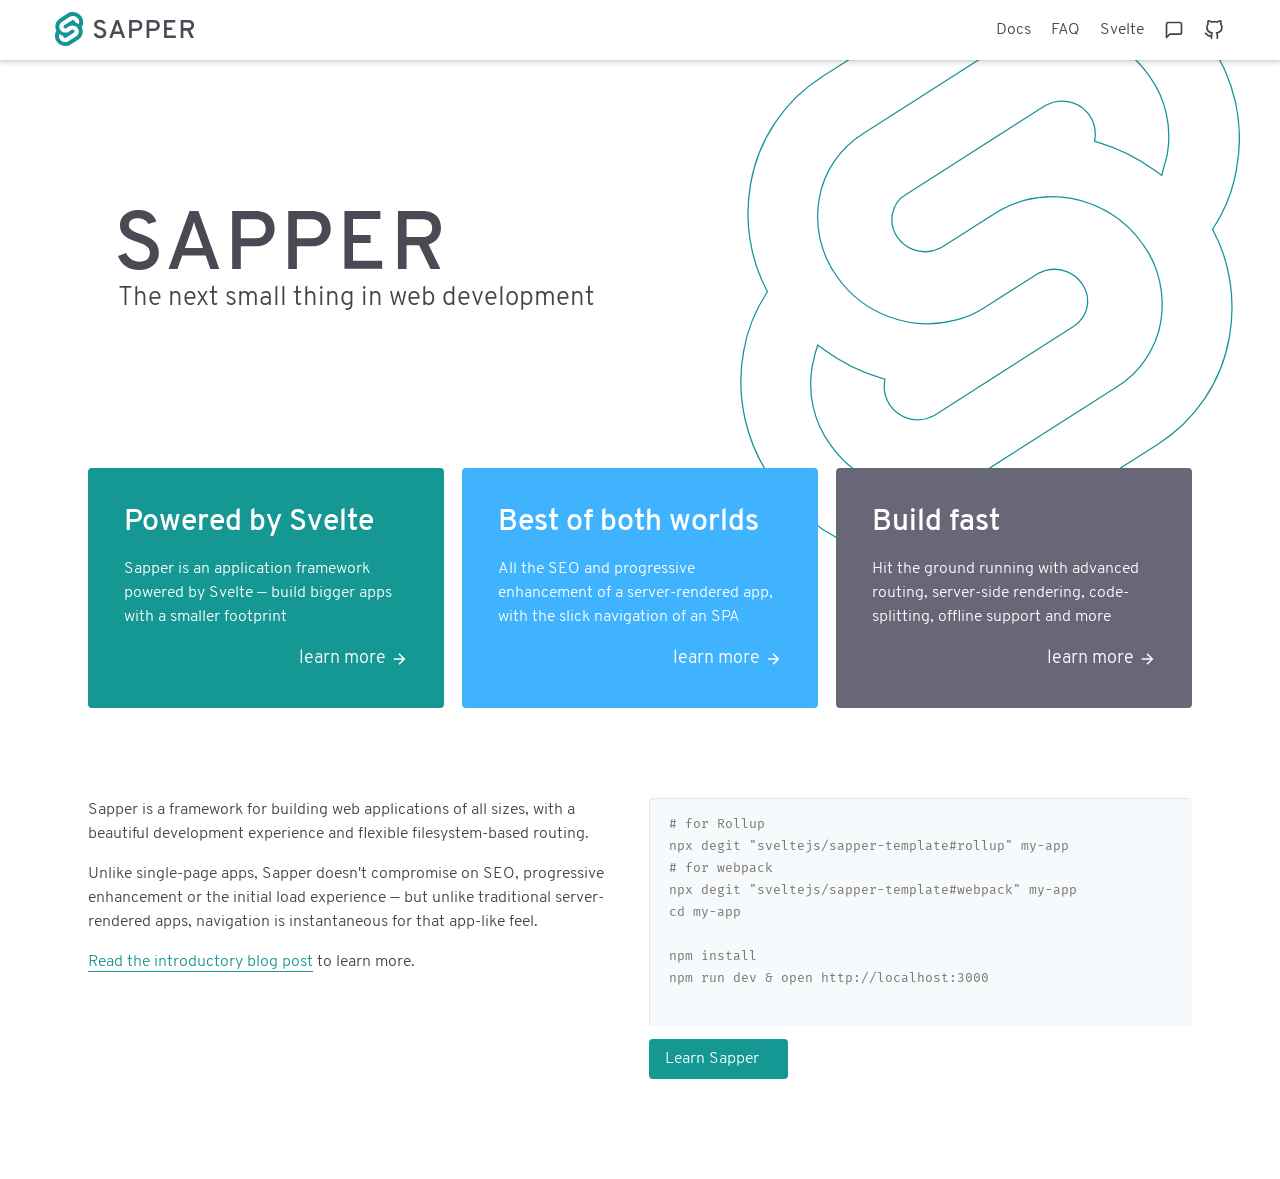
<file: index.html>
<!doctype html> <html class="theme-default typo-default" lang=en> <head> <meta charset=utf-8> <meta content="width=device-width,initial-scale=1" name=viewport> <meta content=#159794 name=theme-color> <base href=/ > <link href=global.css rel=stylesheet> <link href=prism.css rel=stylesheet> <link href=manifest.json rel=manifest> <link href=favicon.png rel=icon type=image/png> <meta content=summary_large_image name=twitter:card> <meta content=@sveltejs name=twitter:site> <meta content=@sveltejs name=twitter:creator> <meta content=https://sapper.svelte.dev/images/twitter-card.png name=twitter:image> <meta content=https://svelte.dev/images/twitter-card.png name=og:image> <link href=client/main.3570290817.css rel=stylesheet><link href=client/client.141aceb2.css rel=stylesheet> <style>.hljs,.hljs-subst{color:#333}.hljs-comment{color:#999}.hljs-tag{color:#170}.hljs-keyword{color:#708}.hljs-attr{color:#333}.hljs-number{color:#164}.hljs-deletion,.hljs-quote,.hljs-selector-class,.hljs-selector-id,.hljs-string,.hljs-template-tag,.hljs-type{color:#105e10}.hljs-section,.hljs-title{color:#105e10}.hljs-literal{color:#170}.hljs-meta{color:#555}.hljs-meta-string{color:#555}</style> <title>Sapper • The next small thing in web development</title> <link href=/client/main.3570290817.css rel=preload as=style><link href=/client/client.141aceb2.css rel=preload as=style></head> <body> <div id=sapper> <div style=display:none> <svg><symbol class=icon id=arrow-left viewBox="0 0 24 24"><line x1=19 x2=5 y1=12 y2=12></line><polyline points="12 19 5 12 12 5"></polyline></symbol><symbol class=icon id=arrow-right viewBox="0 0 24 24"><line x1=5 x2=19 y1=12 y2=12></line><polyline points="12 5 19 12 12 19"></polyline></symbol><symbol class=icon id=arrow-up viewBox="0 0 24 24"><line x1=12 x2=12 y1=19 y2=5></line><polyline points="5 12 12 5 19 12"></polyline></symbol><symbol class=icon id=arrow-down viewBox="0 0 24 24"><line x1=12 x2=12 y1=5 y2=19></line><polyline points="19 12 12 19 5 12"></polyline></symbol><symbol class=icon id=check viewBox="0 0 24 24"><polyline points="20 6 9 17 4 12"></polyline></symbol><symbol class=icon id=close viewBox="0 0 24 24"><line x1=18 x2=6 y1=6 y2=18></line><line x1=6 x2=18 y1=6 y2=18></line></symbol><symbol class=icon id=download viewBox="0 0 24 24"><path d="M21 15V19A2 2 0 0 1 19 21H5A2 2 0 0 1 3 19V15"></path><polyline points="7 10 12 15 17 10"></polyline><line x1=12 x2=12 y1=15 y2=3></line></symbol><symbol class=icon id=edit viewBox="0 0 24 24"><path d="M20 14.66V20a2 2 0 0 1-2 2H4a2 2 0 0 1-2-2V6a2 2 0 0 1 2-2h5.34"></path><polygon points="18 2 22 6 12 16 8 16 8 12 18 2"></polygon></symbol><symbol class=icon id=github viewBox="0 0 24 24"><path d="M9 19c-5 1.5-5-2.5-7-3m14 6v-3.87a3.37 3.37 0 0 0-.94-2.61c3.14-.35 6.44-1.54 6.44-7A5.44 5.44 0 0 0 20 4.77 5.07 5.07 0 0 0 19.91 1S18.73.65 16 2.48a13.38 13.38 0 0 0-7 0C6.27.65 5.09 1 5.09 1A5.07 5.07 0 0 0 5 4.77a5.44 5.44 0 0 0-1.5 3.78c0 5.42 3.3 6.61 6.44 7A3.37 3.37 0 0 0 9 18.13V22"></path></symbol><symbol class=icon id=git-branch viewBox="0 0 24 24"><line x1=6 x2=6 y1=3 y2=15></line><circle cx=18 cy=6 r=3></circle><circle cx=6 cy=18 r=3></circle><path d="M18 9a9 9 0 0 1-9 9"></path></symbol><symbol class=icon id=log-in viewBox="0 0 24 24"><path d="M15 3H19A2 2 0 0 1 21 5V19A2 2 0 0 1 19 21H15"></path><polyline points="10 17 15 12 10 7"></polyline><line x1=15 x2=3 y1=12 y2=12></line></symbol><symbol class=icon id=maximize viewBox="0 0 24 24"><path d="M8 3H5a2 2 0 0 0-2 2v3m18 0V5a2 2 0 0 0-2-2h-3m0 18h3a2 2 0 0 0 2-2v-3M3 16v3a2 2 0 0 0 2 2h3"></path></symbol><symbol class=icon id=maximize-2 viewBox="0 0 24 24"><polyline points="15 3 21 3 21 9"></polyline><polyline points="9 21 3 21 3 15"></polyline><line x1=21 x2=14 y1=3 y2=10></line><line x1=3 x2=10 y1=21 y2=14></line></symbol><symbol class=icon id=menu viewBox="0 0 24 24"><line x1=3 x2=21 y1=12 y2=12></line><line x1=3 x2=21 y1=6 y2=6></line><line x1=3 x2=21 y1=18 y2=18></line></symbol><symbol class=icon id=message-square viewBox="0 0 24 24"><path d="M21 15a2 2 0 0 1-2 2H7l-4 4V5a2 2 0 0 1 2-2h14a2 2 0 0 1 2 2z"></path></symbol><symbol class=icon id=minus viewBox="0 0 24 24"><line x1=5 x2=19 y1=12 y2=12></line></symbol><symbol class=icon id=plus viewBox="0 0 24 24"><line x1=12 x2=12 y1=5 y2=19></line><line x1=5 x2=19 y1=12 y2=12></line></symbol><symbol class=icon id=save viewBox="0 0 24 24"><path d="M19 21H5a2 2 0 0 1-2-2V5a2 2 0 0 1 2-2h11l5 5v11a2 2 0 0 1-2 2z"></path><polyline points="17 21 17 13 7 13 7 21"></polyline><polyline points="7 3 7 8 15 8"></polyline></symbol><symbol class=icon id=link viewBox="0 0 24 24"><path d="M9,7L6,7A2 2 0 0 0 6,17L9,17"></path><path d="M15,7L18,7A2 2 0 0 1 18,17L15,17"></path><path d=M7,12L17,12></path></symbol><symbol class=icon id=chevron viewBox="0 0 24 24"><path d="M2,7 L12,17 L20,7"></path></symbol></svg></div> <header class="svelte-1txnqye visible"><nav class=svelte-1txnqye><a href=. rel=prefetch class="svelte-1txnqye home" style=background-image:url(sapper-logo-horizontal.svg) title=Homepage>Home</a> <ul class="svelte-1txnqye primary"><li class="svelte-1txnqye active hide-if-desktop"><a href=. rel=prefetch class=svelte-1txnqye>Home</a></li> <li><a href=docs rel=prefetch>Docs</a></li> <li><a href=faq rel=prefetch>FAQ</a></li> <li><a href=https://svelte.dev>Svelte</a></li> <li><a href=https://svelte.dev/chat title="Discord Chat"> <svg class="icon svelte-5yec89" height=20 width=20><use xlink:href=#message-square></use></svg></a></li> <li><a href=https://github.com/sveltejs/sapper title="GitHub Repo"> <svg class="icon svelte-5yec89" height=20 width=20><use xlink:href=#github></use></svg></a></ul></nav></header> <main class=svelte-d6kcga> <img alt="Sapper logo" class="parallax svelte-1inoott" src=sapper-logo-outline.svg style=transform:translate(0,0)> <section class="svelte-1u1foo2 hero"><img alt="Sapper logotype" class="svelte-1u1foo2 logotype" src=sapper-logotype.svg> <h3 class=svelte-1u1foo2>The next small thing in web development</h3></section> <section class=svelte-1ojx4sy><div class="svelte-1377vhn blurb"><div class="svelte-1377vhn box" style=background:var(--prime);grid-area:one><a href=https://svelte.dev slot=one><h2>Powered by Svelte</h2> <p>Sapper is an application framework powered by Svelte — build bigger apps with a smaller footprint</p> <span class=learn-more>learn more</span></a></div> <div class="svelte-1377vhn box" style=background:var(--flash);grid-area:two><a href=docs slot=two><h2>Best of both worlds</h2> <p>All the SEO and progressive enhancement of a server-rendered app, with the slick navigation of an SPA</p> <span class=learn-more>learn more</span></a></div> <div class="svelte-1377vhn box" style=background:var(--second);grid-area:three><a href=docs slot=three><h2>Build fast</h2> <p>Hit the ground running with advanced routing, server-side rendering, code-splitting, offline support and more</p> <span class=learn-more>learn more</span></a></div> <div class="svelte-1377vhn what" style=grid-area:what><div class=description slot=what><p>Sapper is a framework for building web applications of all sizes, with a beautiful development experience and flexible filesystem-based routing.</p> <p>Unlike single-page apps, Sapper doesn't compromise on SEO, progressive enhancement or the initial load experience — but unlike traditional server-rendered apps, navigation is instantaneous for that app-like feel.</p> <p><a href=https://svelte.dev/blog/sapper-towards-the-ideal-web-app-framework>Read the introductory blog post</a> to learn more.</div></div> <div class="svelte-1377vhn how" style=grid-area:how><div style=grid-area:start;display:flex;flex-direction:column;min-width:0 slot=how><pre class=language-bash style="margin:0 0 1em 0;min-width:0;min-height:0"># for Rollup
npx degit "sveltejs/sapper-template#rollup" my-app
# for webpack
npx degit "sveltejs/sapper-template#webpack" my-app
cd my-app

npm install
npm run dev & open http://localhost:3000
		</pre> <p class=cta><a href=docs rel=prefetch>Learn Sapper</a></div></div></div></section></main></div> <script>__SAPPER__={baseUrl:"",preloaded:[void 0,{}]};if('serviceWorker' in navigator)navigator.serviceWorker.register('/service-worker.js');(function(){try{eval("async function x(){}");var main="/client/client.141aceb2.js"}catch(e){main="/client/legacy/client.5ee277ff.js"};var s=document.createElement("script");try{new Function("if(0)import('')")();s.src=main;s.type="module";s.crossOrigin="use-credentials";}catch(e){s.src="/client/shimport@1.0.1.js";s.setAttribute("data-main",main);}document.head.appendChild(s);}());</script>
</file>
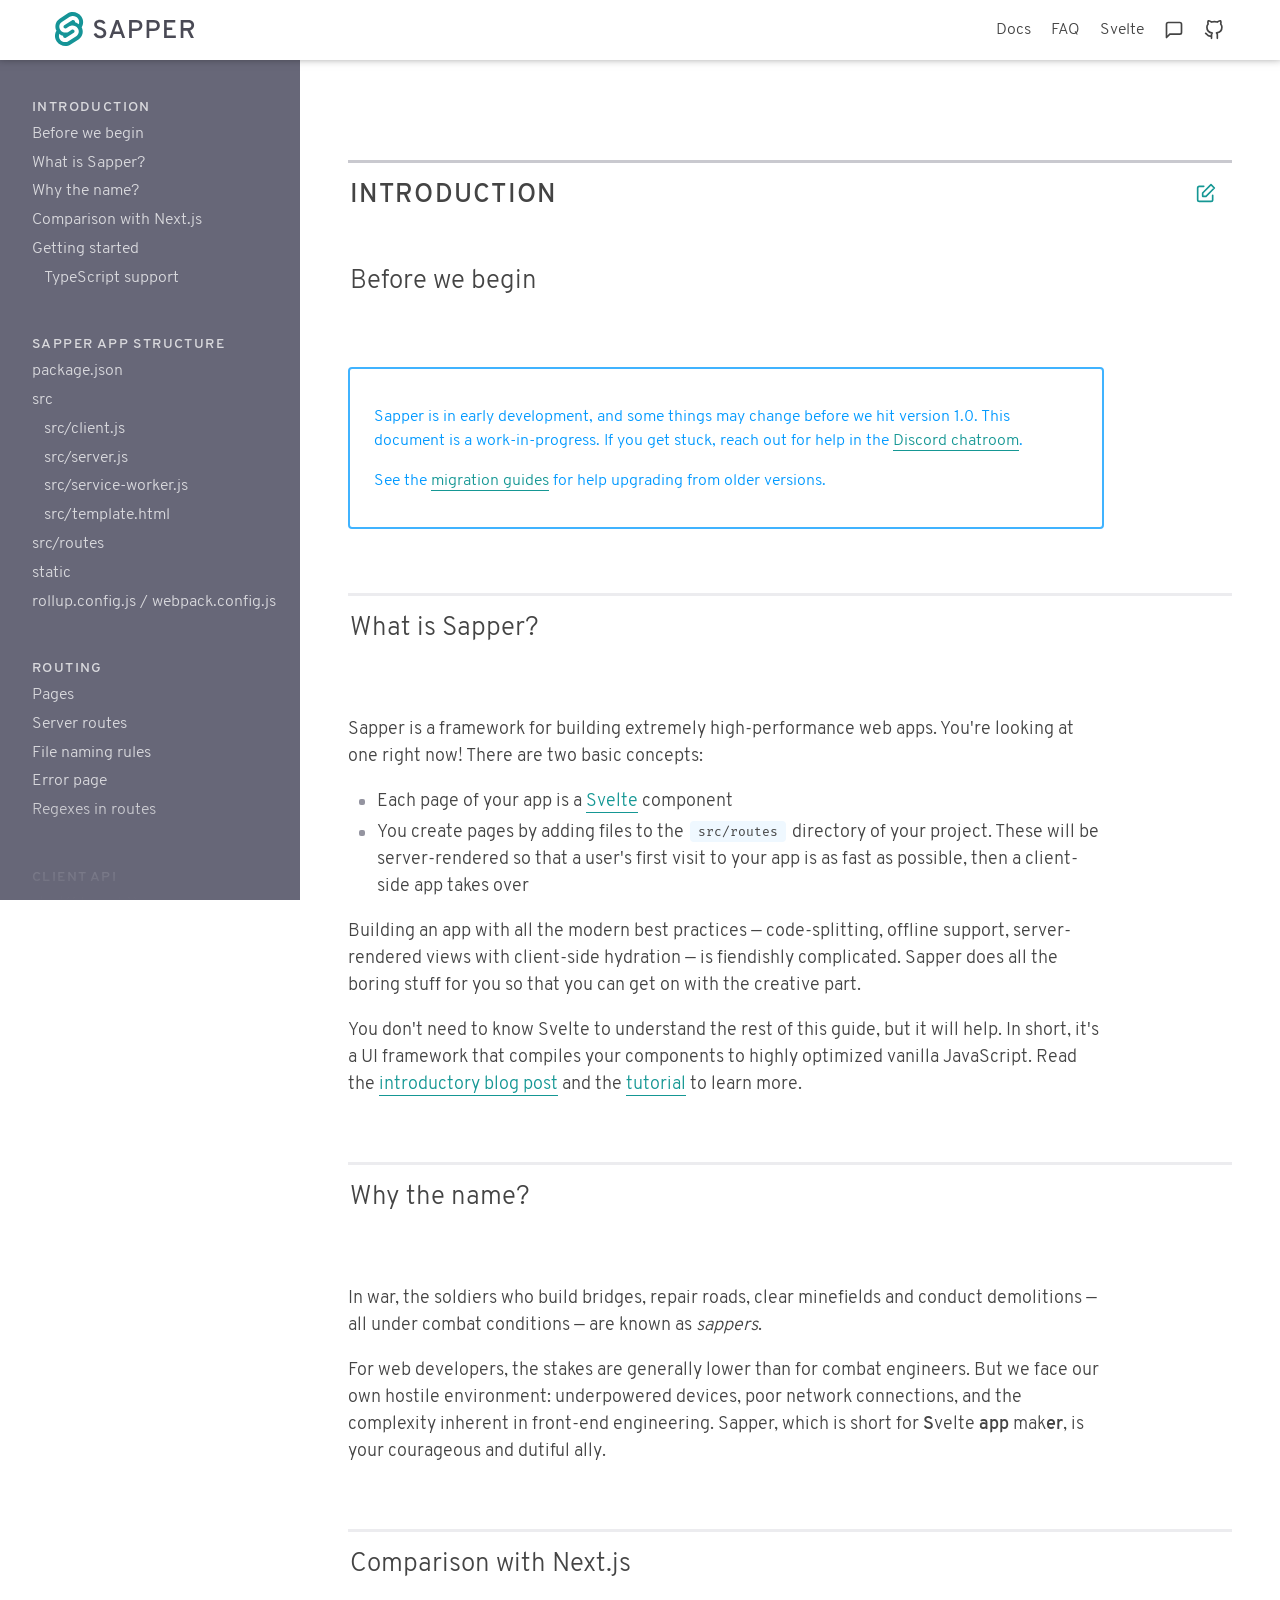
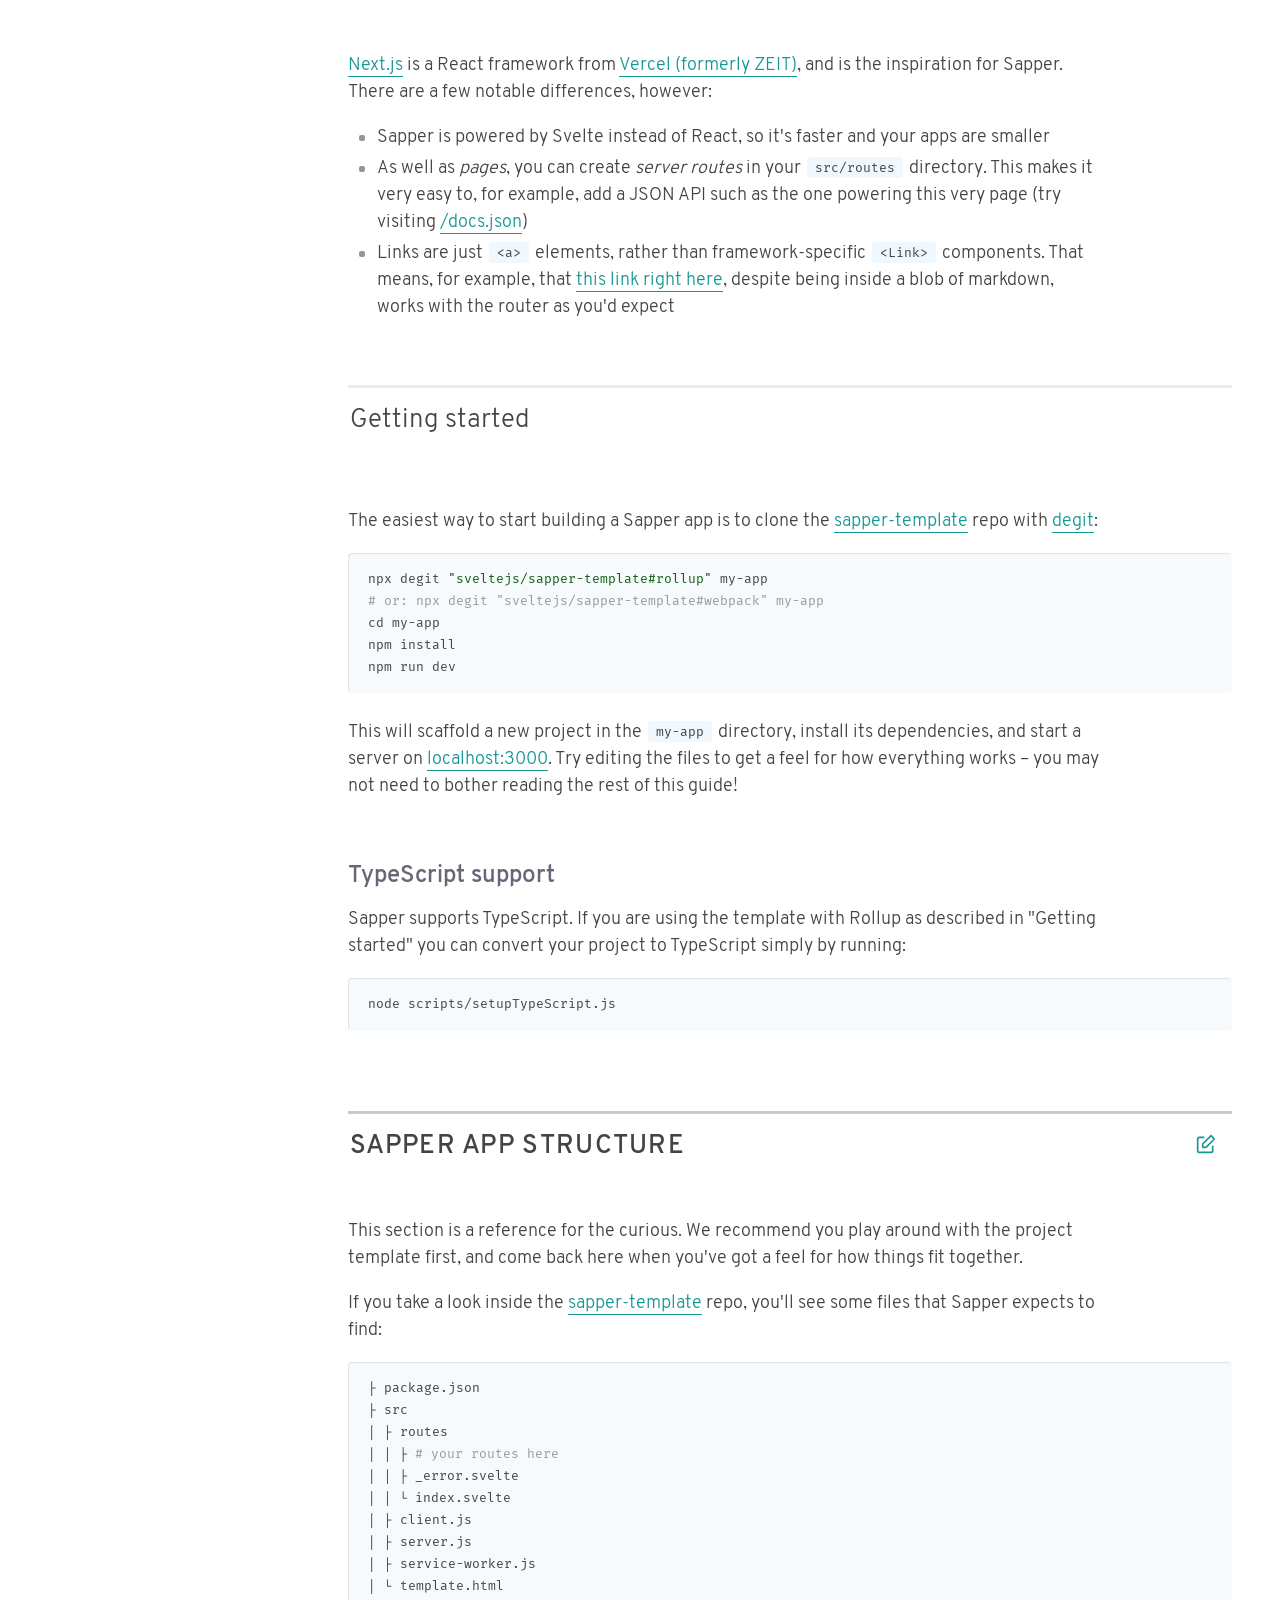
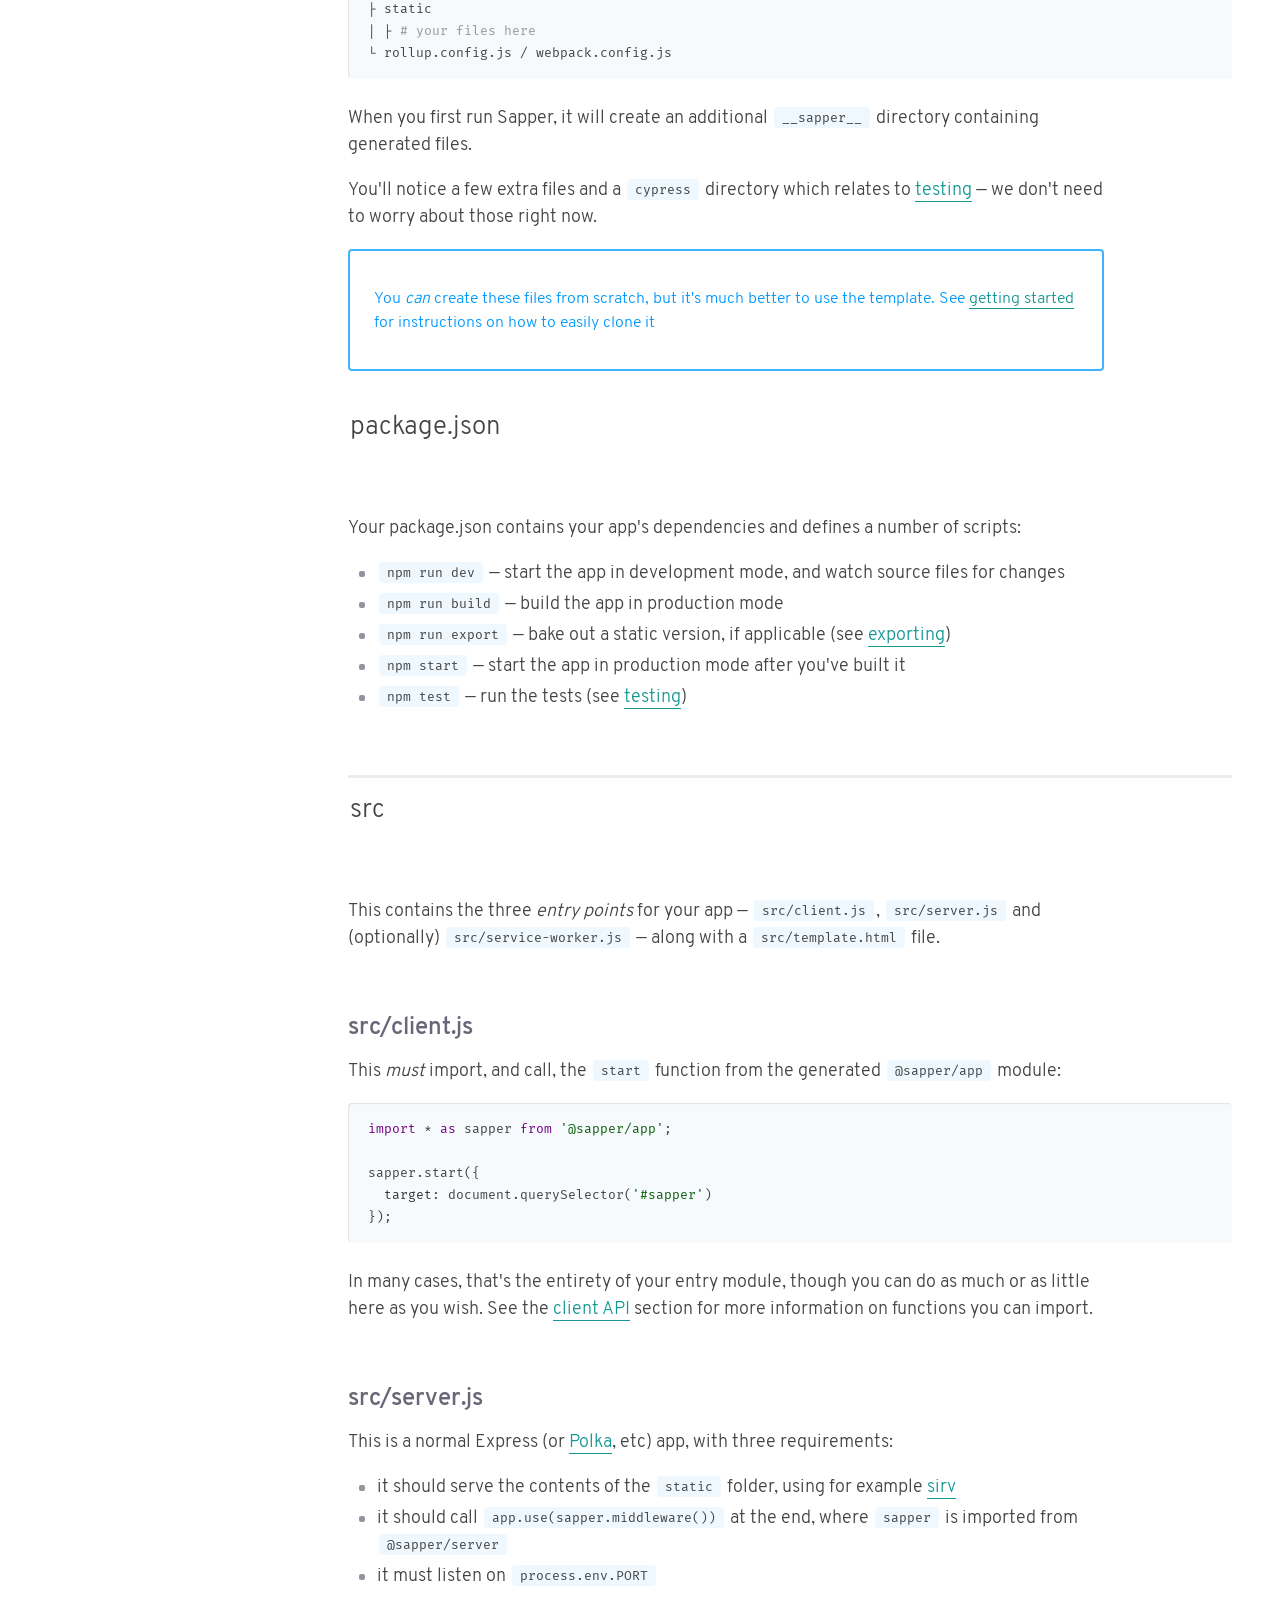
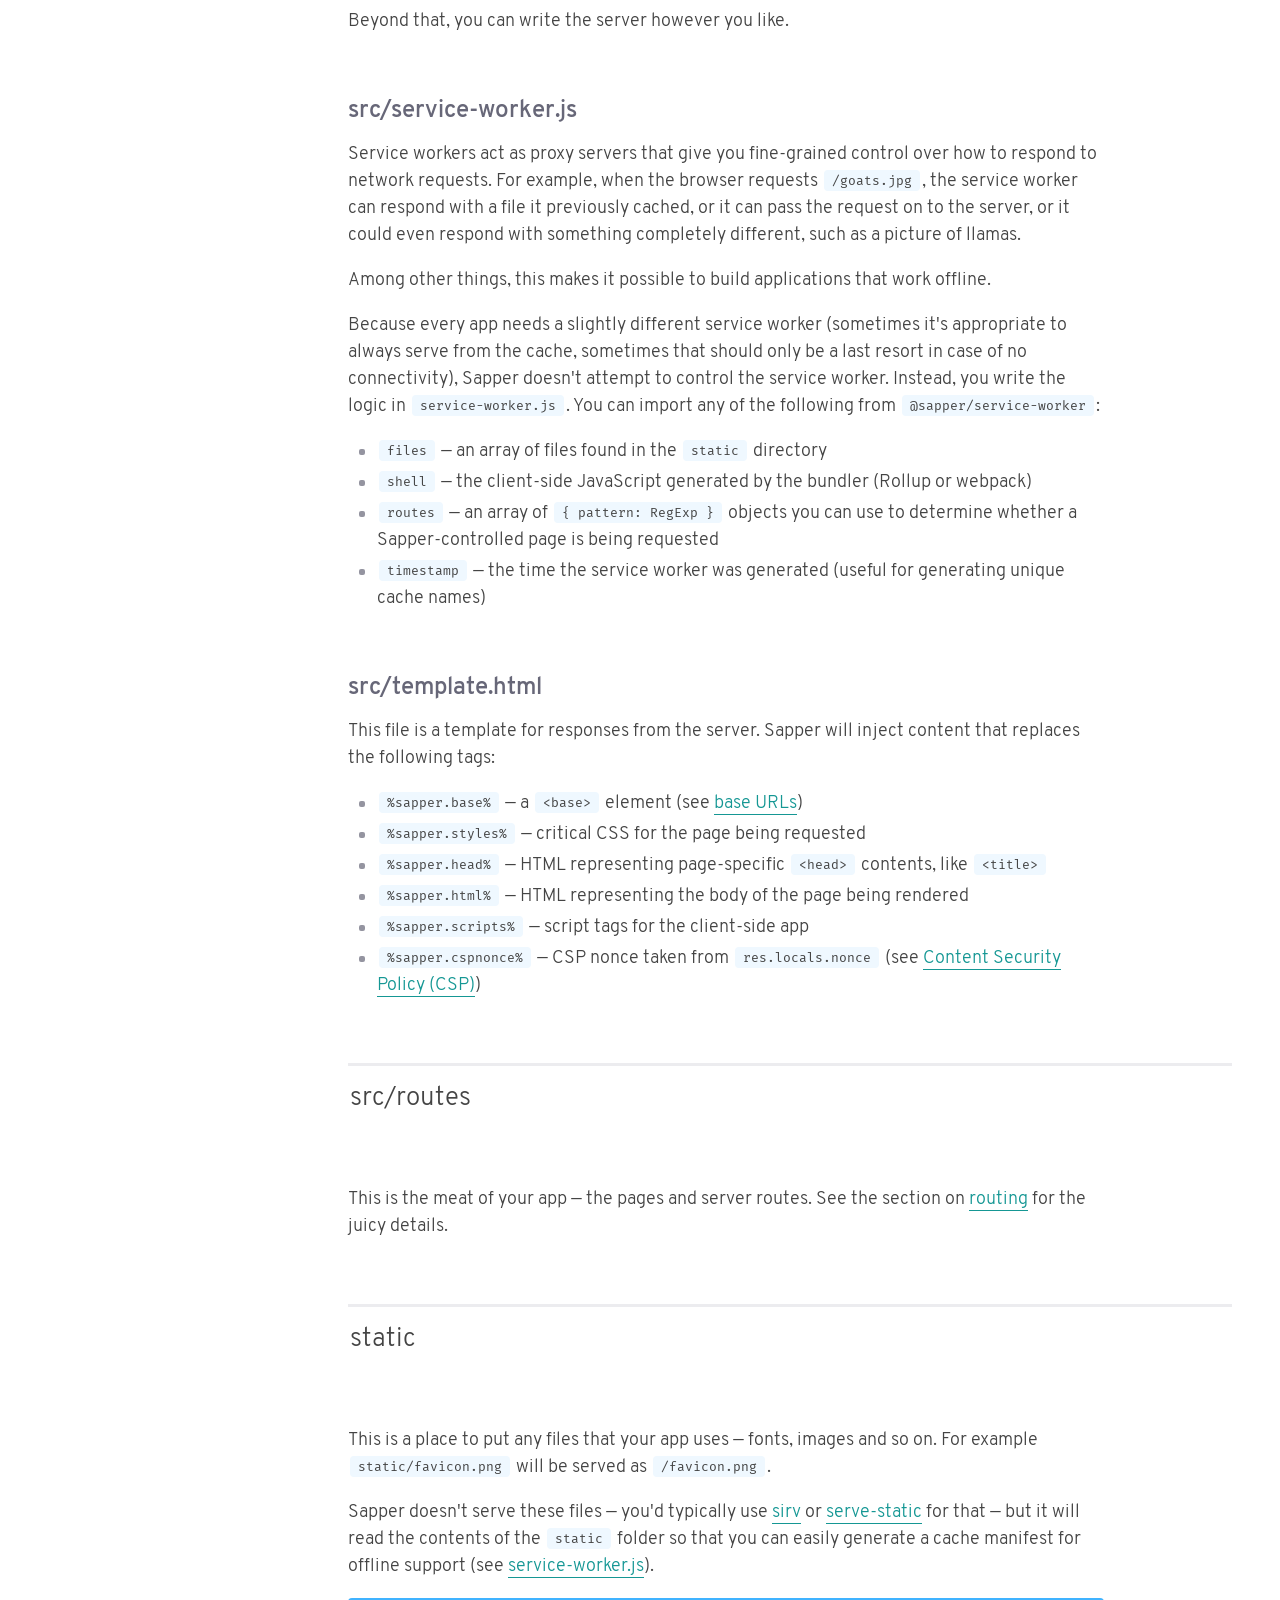
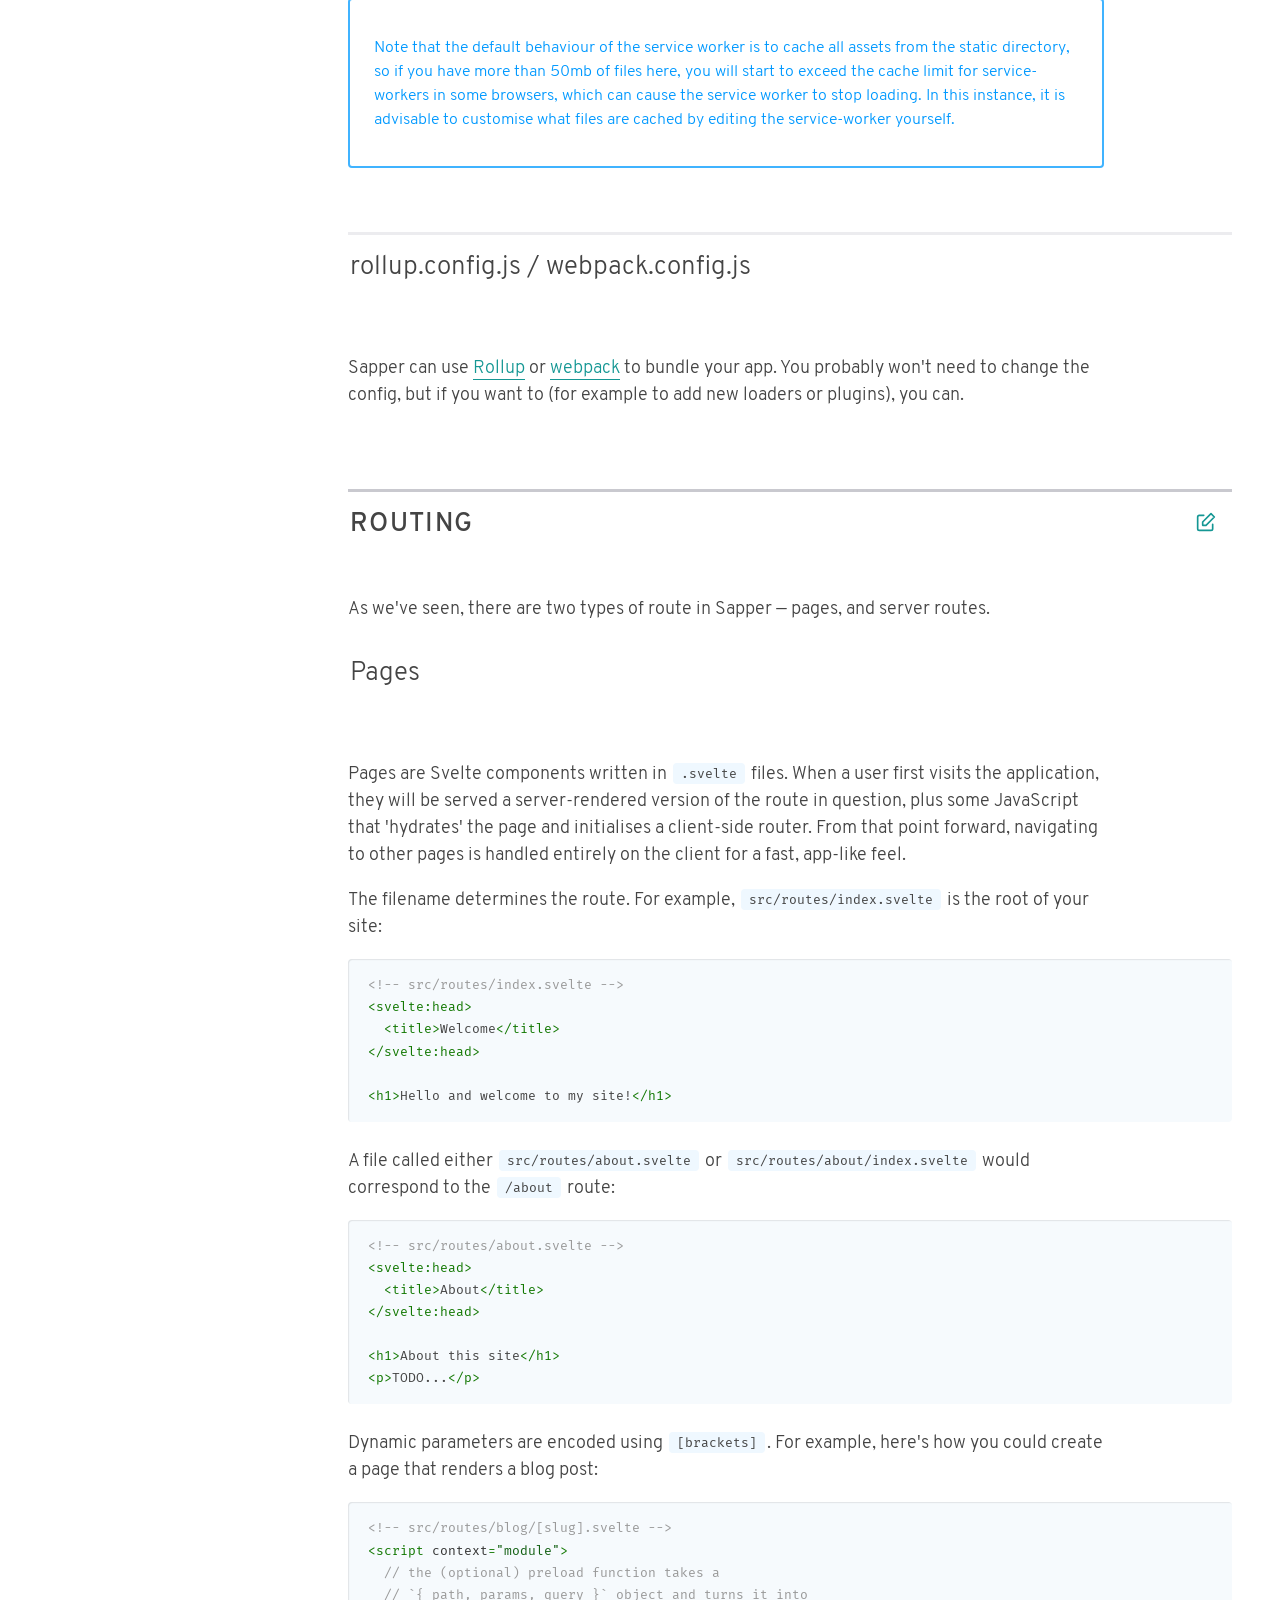
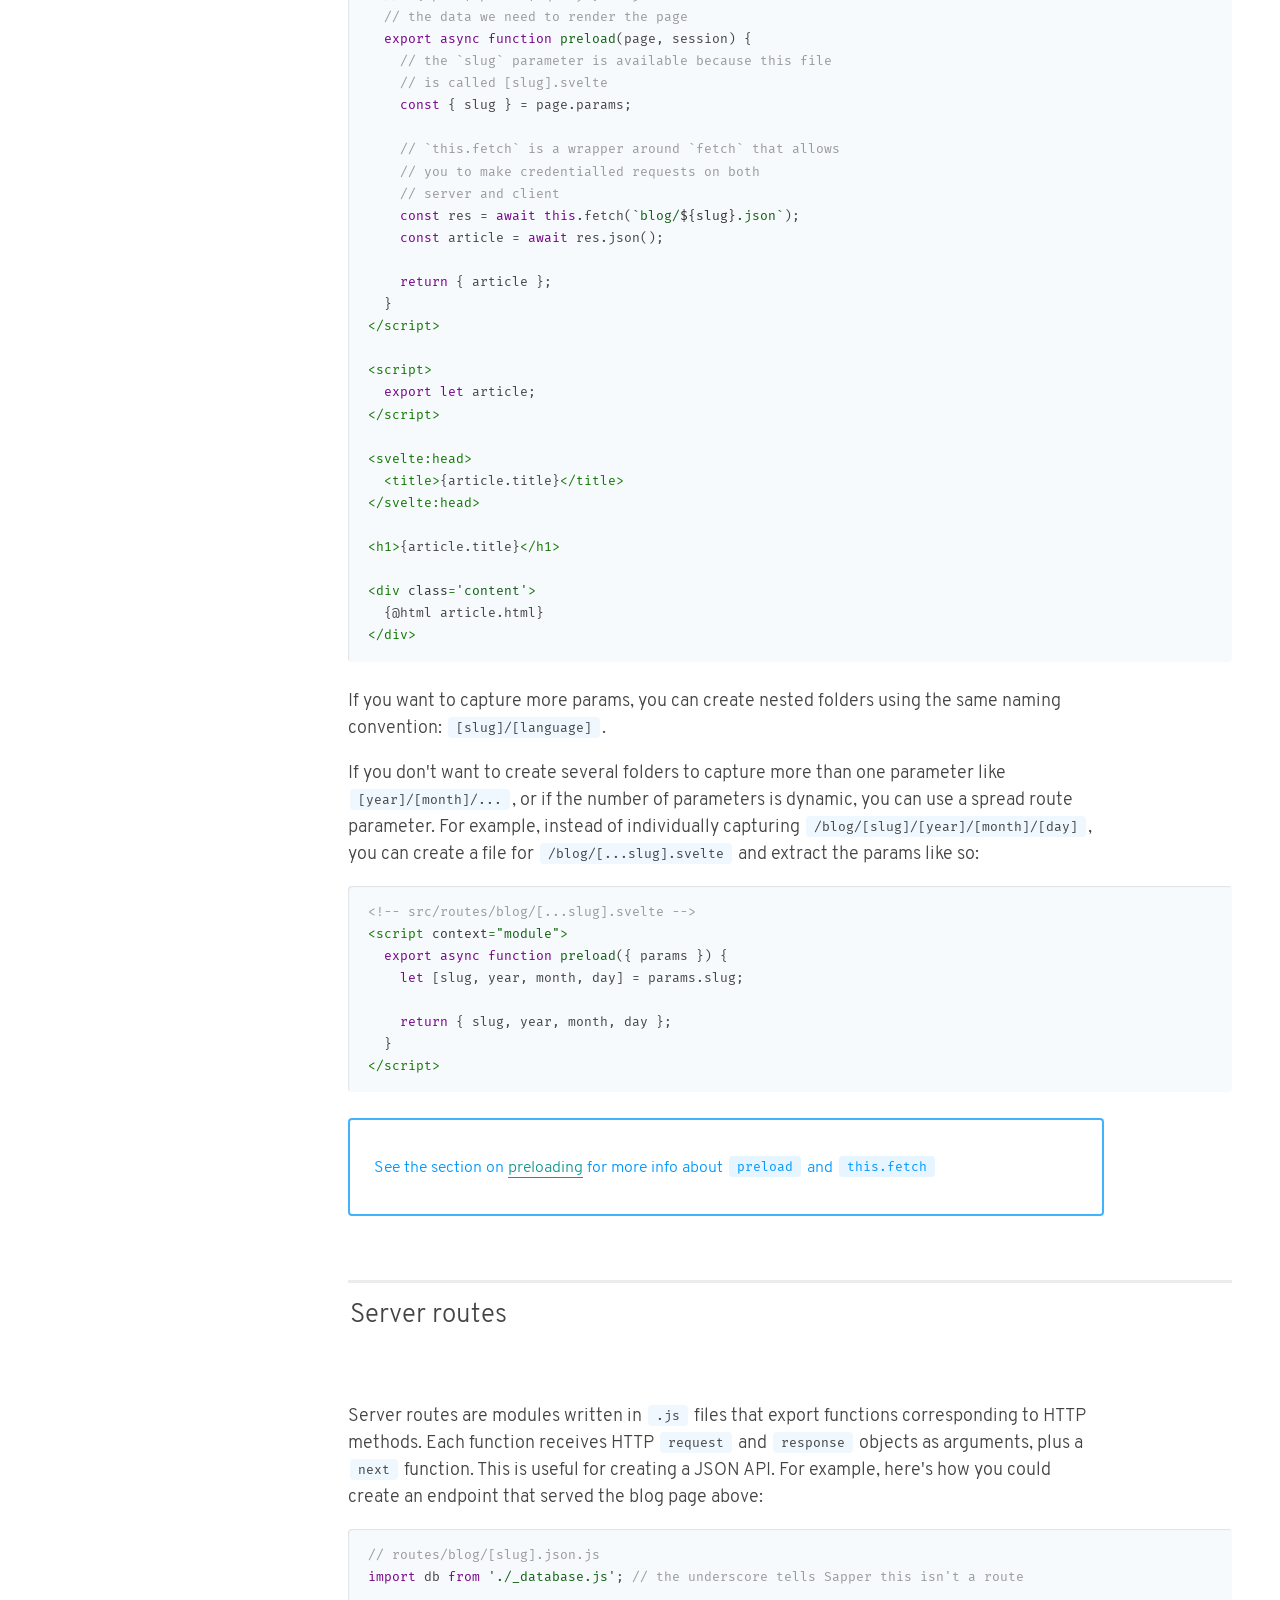
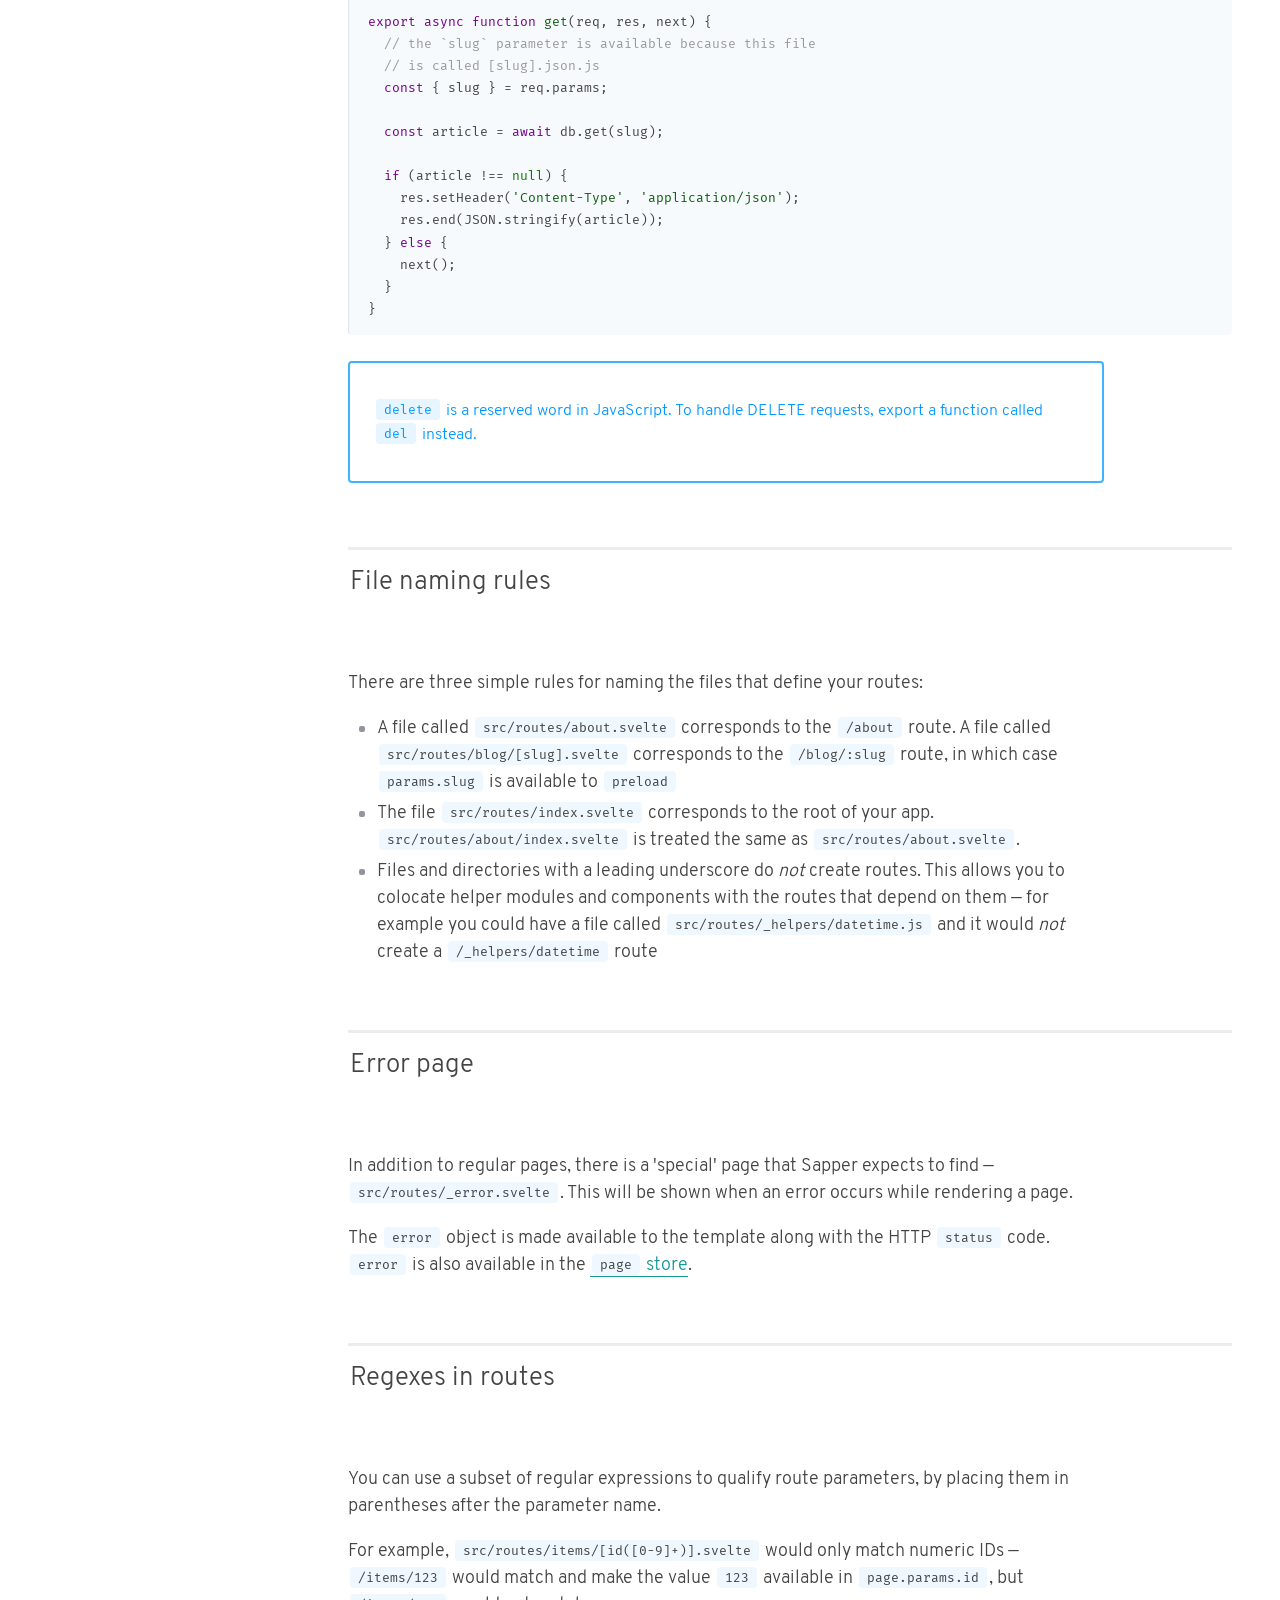
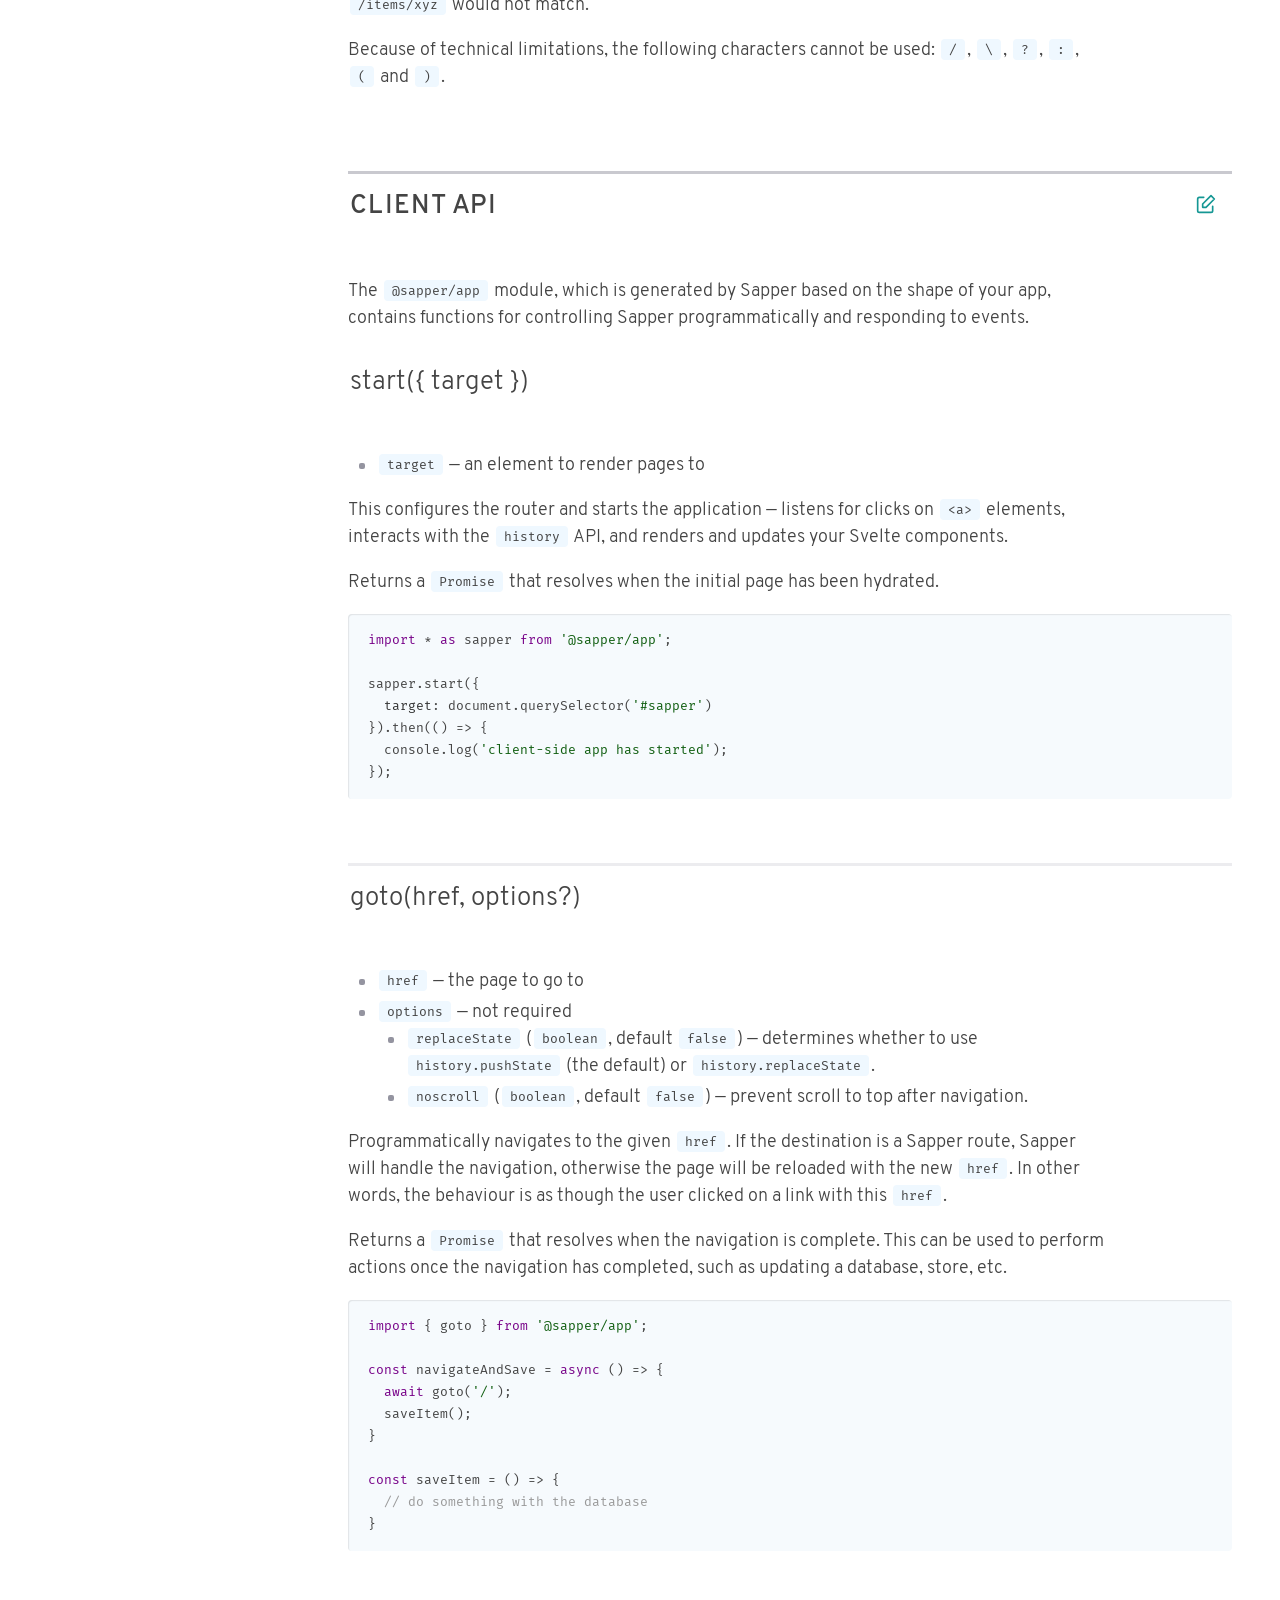
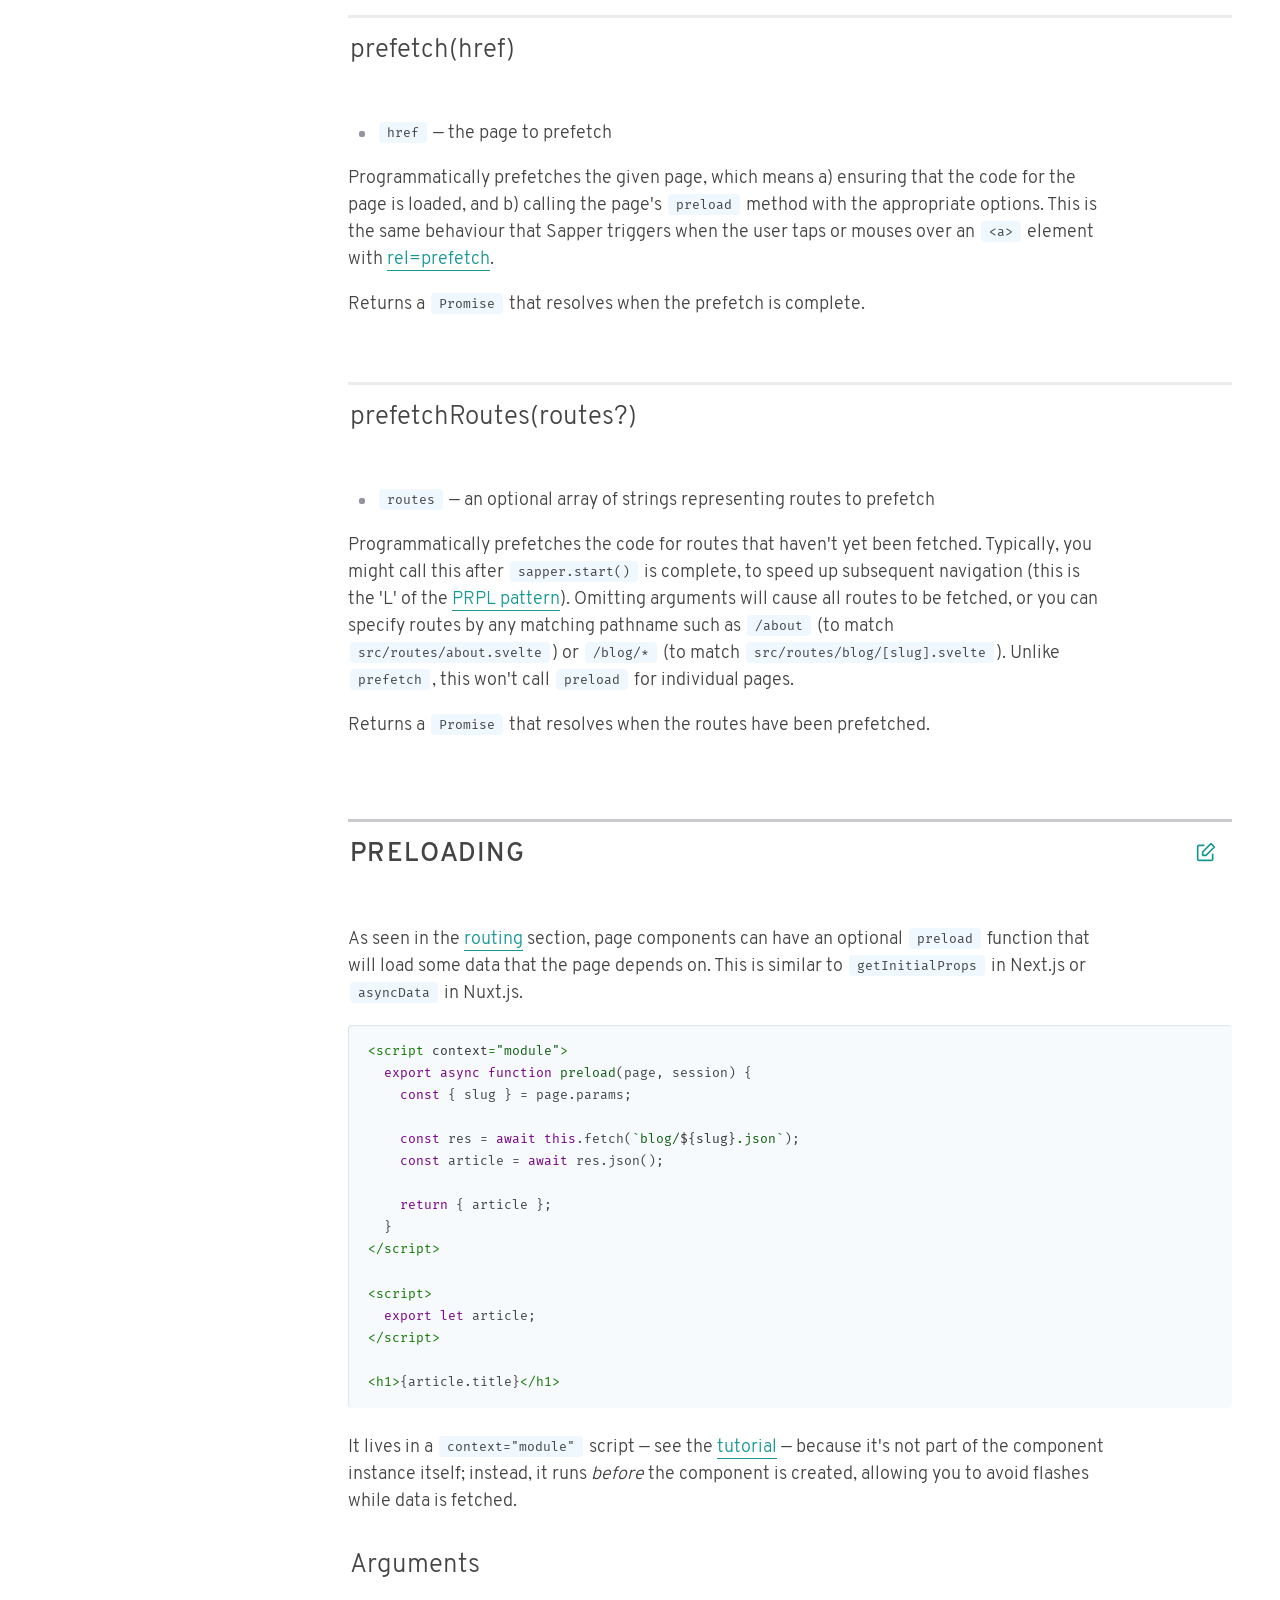
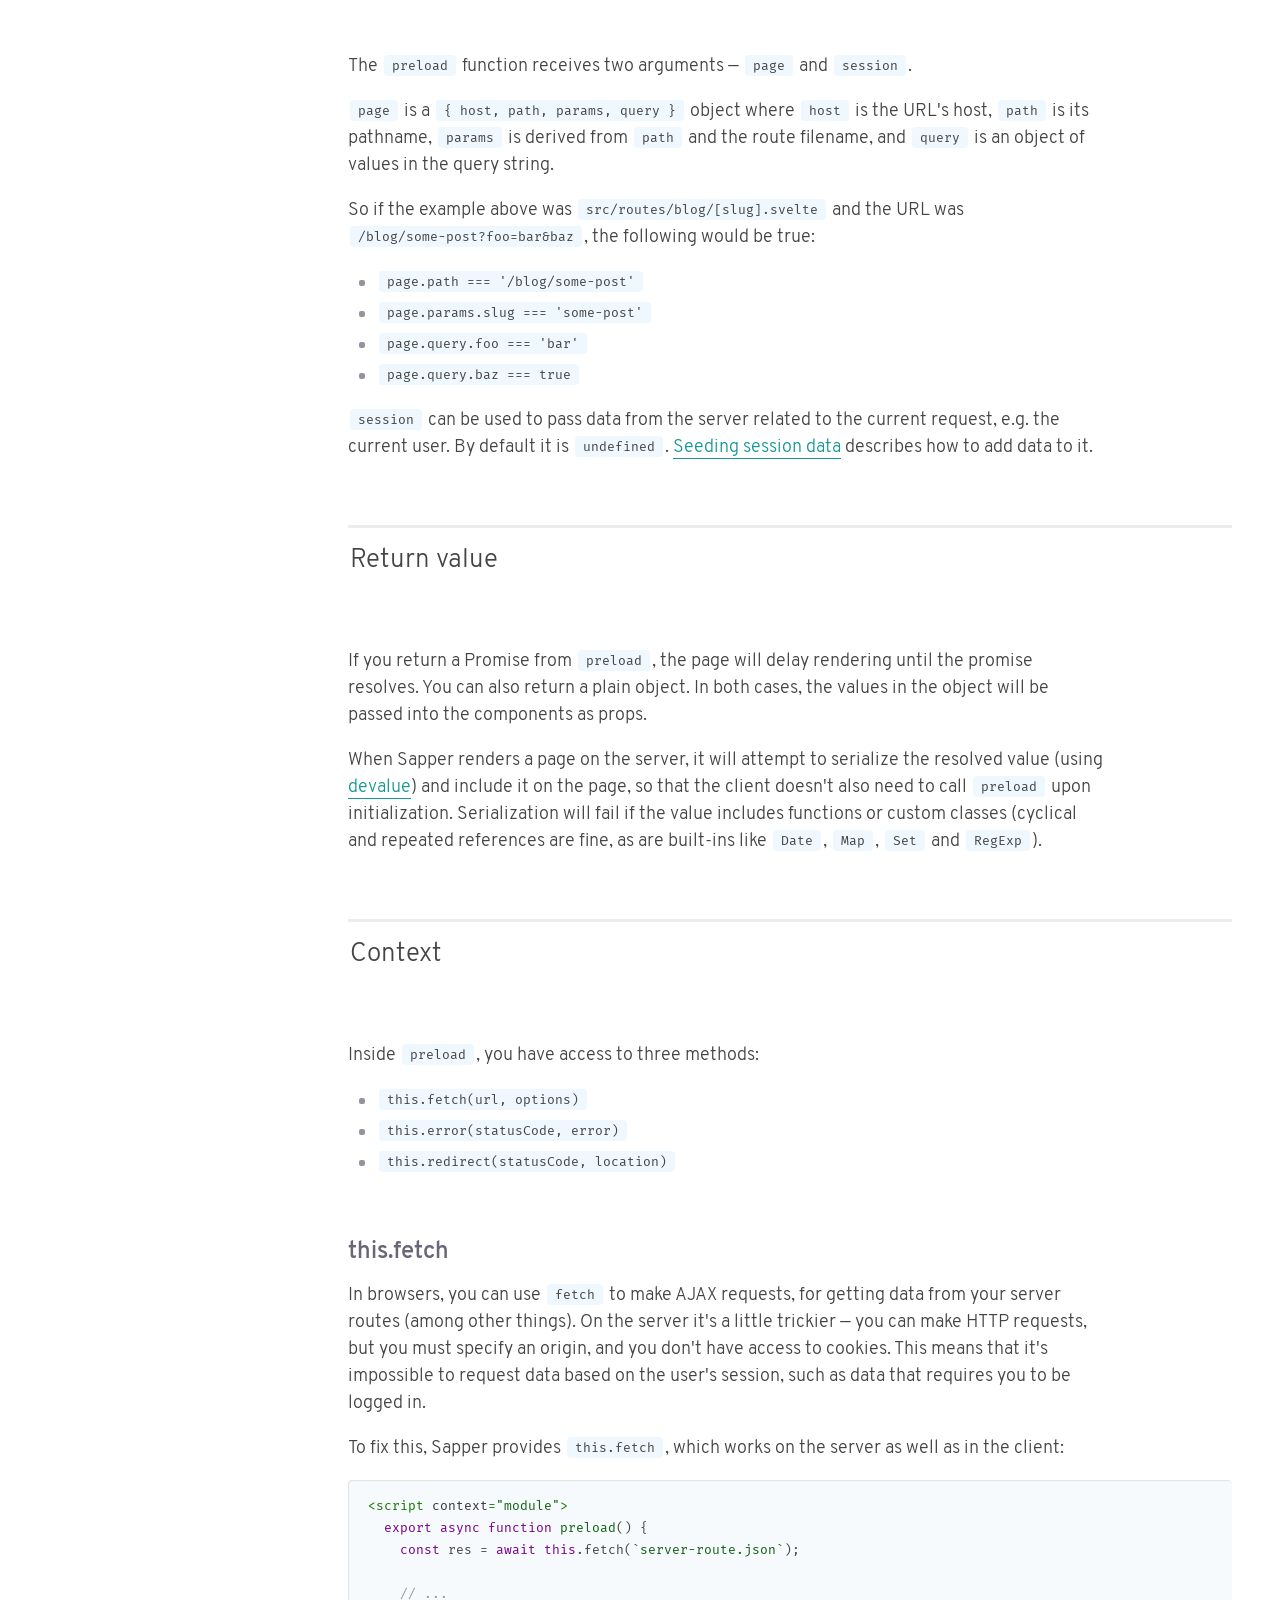
<file: docs/index.html>
<!doctype html> <html class="theme-default typo-default" lang=en> <head> <meta charset=utf-8> <meta content="width=device-width,initial-scale=1" name=viewport> <meta content=#159794 name=theme-color> <base href=/ > <link href=global.css rel=stylesheet> <link href=prism.css rel=stylesheet> <link href=manifest.json rel=manifest> <link href=favicon.png rel=icon type=image/png> <meta content=summary_large_image name=twitter:card> <meta content=@sveltejs name=twitter:site> <meta content=@sveltejs name=twitter:creator> <meta content=https://sapper.svelte.dev/images/twitter-card.png name=twitter:image> <meta content=https://svelte.dev/images/twitter-card.png name=og:image> <link href=client/main.3570290817.css rel=stylesheet><link href=client/client.141aceb2.css rel=stylesheet> <style>.hljs,.hljs-subst{color:#333}.hljs-comment{color:#999}.hljs-tag{color:#170}.hljs-keyword{color:#708}.hljs-attr{color:#333}.hljs-number{color:#164}.hljs-deletion,.hljs-quote,.hljs-selector-class,.hljs-selector-id,.hljs-string,.hljs-template-tag,.hljs-type{color:#105e10}.hljs-section,.hljs-title{color:#105e10}.hljs-literal{color:#170}.hljs-meta{color:#555}.hljs-meta-string{color:#555}</style> <title>Docs • Sapper</title><meta content="Sapper docs" name=twitter:title data-svelte=svelte-1wzp5xc><meta content="The next small thing in web development" name=twitter:description data-svelte=svelte-1wzp5xc><meta content="The next small thing in web development" name=Description data-svelte=svelte-1wzp5xc> <link href=/client/main.3570290817.css rel=preload as=style><link href=/client/client.141aceb2.css rel=preload as=style></head> <body> <div id=sapper> <div style=display:none> <svg><symbol class=icon id=arrow-left viewBox="0 0 24 24"><line x1=19 x2=5 y1=12 y2=12></line><polyline points="12 19 5 12 12 5"></polyline></symbol><symbol class=icon id=arrow-right viewBox="0 0 24 24"><line x1=5 x2=19 y1=12 y2=12></line><polyline points="12 5 19 12 12 19"></polyline></symbol><symbol class=icon id=arrow-up viewBox="0 0 24 24"><line x1=12 x2=12 y1=19 y2=5></line><polyline points="5 12 12 5 19 12"></polyline></symbol><symbol class=icon id=arrow-down viewBox="0 0 24 24"><line x1=12 x2=12 y1=5 y2=19></line><polyline points="19 12 12 19 5 12"></polyline></symbol><symbol class=icon id=check viewBox="0 0 24 24"><polyline points="20 6 9 17 4 12"></polyline></symbol><symbol class=icon id=close viewBox="0 0 24 24"><line x1=18 x2=6 y1=6 y2=18></line><line x1=6 x2=18 y1=6 y2=18></line></symbol><symbol class=icon id=download viewBox="0 0 24 24"><path d="M21 15V19A2 2 0 0 1 19 21H5A2 2 0 0 1 3 19V15"></path><polyline points="7 10 12 15 17 10"></polyline><line x1=12 x2=12 y1=15 y2=3></line></symbol><symbol class=icon id=edit viewBox="0 0 24 24"><path d="M20 14.66V20a2 2 0 0 1-2 2H4a2 2 0 0 1-2-2V6a2 2 0 0 1 2-2h5.34"></path><polygon points="18 2 22 6 12 16 8 16 8 12 18 2"></polygon></symbol><symbol class=icon id=github viewBox="0 0 24 24"><path d="M9 19c-5 1.5-5-2.5-7-3m14 6v-3.87a3.37 3.37 0 0 0-.94-2.61c3.14-.35 6.44-1.54 6.44-7A5.44 5.44 0 0 0 20 4.77 5.07 5.07 0 0 0 19.91 1S18.73.65 16 2.48a13.38 13.38 0 0 0-7 0C6.27.65 5.09 1 5.09 1A5.07 5.07 0 0 0 5 4.77a5.44 5.44 0 0 0-1.5 3.78c0 5.42 3.3 6.61 6.44 7A3.37 3.37 0 0 0 9 18.13V22"></path></symbol><symbol class=icon id=git-branch viewBox="0 0 24 24"><line x1=6 x2=6 y1=3 y2=15></line><circle cx=18 cy=6 r=3></circle><circle cx=6 cy=18 r=3></circle><path d="M18 9a9 9 0 0 1-9 9"></path></symbol><symbol class=icon id=log-in viewBox="0 0 24 24"><path d="M15 3H19A2 2 0 0 1 21 5V19A2 2 0 0 1 19 21H15"></path><polyline points="10 17 15 12 10 7"></polyline><line x1=15 x2=3 y1=12 y2=12></line></symbol><symbol class=icon id=maximize viewBox="0 0 24 24"><path d="M8 3H5a2 2 0 0 0-2 2v3m18 0V5a2 2 0 0 0-2-2h-3m0 18h3a2 2 0 0 0 2-2v-3M3 16v3a2 2 0 0 0 2 2h3"></path></symbol><symbol class=icon id=maximize-2 viewBox="0 0 24 24"><polyline points="15 3 21 3 21 9"></polyline><polyline points="9 21 3 21 3 15"></polyline><line x1=21 x2=14 y1=3 y2=10></line><line x1=3 x2=10 y1=21 y2=14></line></symbol><symbol class=icon id=menu viewBox="0 0 24 24"><line x1=3 x2=21 y1=12 y2=12></line><line x1=3 x2=21 y1=6 y2=6></line><line x1=3 x2=21 y1=18 y2=18></line></symbol><symbol class=icon id=message-square viewBox="0 0 24 24"><path d="M21 15a2 2 0 0 1-2 2H7l-4 4V5a2 2 0 0 1 2-2h14a2 2 0 0 1 2 2z"></path></symbol><symbol class=icon id=minus viewBox="0 0 24 24"><line x1=5 x2=19 y1=12 y2=12></line></symbol><symbol class=icon id=plus viewBox="0 0 24 24"><line x1=12 x2=12 y1=5 y2=19></line><line x1=5 x2=19 y1=12 y2=12></line></symbol><symbol class=icon id=save viewBox="0 0 24 24"><path d="M19 21H5a2 2 0 0 1-2-2V5a2 2 0 0 1 2-2h11l5 5v11a2 2 0 0 1-2 2z"></path><polyline points="17 21 17 13 7 13 7 21"></polyline><polyline points="7 3 7 8 15 8"></polyline></symbol><symbol class=icon id=link viewBox="0 0 24 24"><path d="M9,7L6,7A2 2 0 0 0 6,17L9,17"></path><path d="M15,7L18,7A2 2 0 0 1 18,17L15,17"></path><path d=M7,12L17,12></path></symbol><symbol class=icon id=chevron viewBox="0 0 24 24"><path d="M2,7 L12,17 L20,7"></path></symbol></svg></div> <header class="svelte-1txnqye visible"><nav class=svelte-1txnqye><a href=. class="svelte-1txnqye home" title=Homepage rel=prefetch style=background-image:url(sapper-logo-horizontal.svg)>Home</a> <ul class="svelte-1txnqye primary"><li class="svelte-1txnqye hide-if-desktop"><a href=. class=svelte-1txnqye rel=prefetch>Home</a></li> <li><a href=docs rel=prefetch>Docs</a></li> <li><a href=faq rel=prefetch>FAQ</a></li> <li><a href=https://svelte.dev>Svelte</a></li> <li><a href=https://svelte.dev/chat title="Discord Chat"> <svg class="icon svelte-5yec89" height=20 width=20><use xlink:href=#message-square></use></svg></a></li> <li><a href=https://github.com/sveltejs/sapper title="GitHub Repo"> <svg class="icon svelte-5yec89" height=20 width=20><use xlink:href=#github></use></svg></a></ul></nav></header> <main class=svelte-d6kcga> <div class="svelte-1itkhys content listify"><section class=svelte-1itkhys data-id=Introduction><h2 class=svelte-1itkhys><span class=offset-anchor id=Introduction></span> <a href=docs#Introduction class=anchor aria-hidden></a> Introduction <small class=svelte-1itkhys><a href=https://github.com/sveltejs/sapper/edit/master/site/content/docs/00-introduction.md class=svelte-1itkhys title="edit this section"> <svg class="icon svelte-5yec89" height=20 width=20><use xlink:href=#edit></use></svg></a> </small></h2> <h3> <span class=offset-anchor id=Before_we_begin></span> <a href=docs#Before_we_begin class=anchor aria-hidden=true></a> Before we begin </h3><blockquote> <p>Sapper is in early development, and some things may change before we hit version 1.0. This document is a work-in-progress. If you get stuck, reach out for help in the <a href=https://svelte.dev/chat rel="noopener noreferrer" target=_blank>Discord chatroom</a>.</p> <p>See the <a href=migrating rel="noopener noreferrer">migration guides</a> for help upgrading from older versions.</p> </blockquote> <h3> <span class=offset-anchor id=What_is_Sapper></span> <a href=docs#What_is_Sapper class=anchor aria-hidden=true></a> What is Sapper? </h3><p>Sapper is a framework for building extremely high-performance web apps. You're looking at one right now! There are two basic concepts:</p> <ul> <li>Each page of your app is a <a href=https://svelte.dev rel="noopener noreferrer" target=_blank>Svelte</a> component</li> <li>You create pages by adding files to the <code>src/routes</code> directory of your project. These will be server-rendered so that a user's first visit to your app is as fast as possible, then a client-side app takes over</li> </ul> <p>Building an app with all the modern best practices — code-splitting, offline support, server-rendered views with client-side hydration — is fiendishly complicated. Sapper does all the boring stuff for you so that you can get on with the creative part.</p> <p>You don't need to know Svelte to understand the rest of this guide, but it will help. In short, it's a UI framework that compiles your components to highly optimized vanilla JavaScript. Read the <a href=https://svelte.dev/blog/svelte-3-rethinking-reactivity rel="noopener noreferrer" target=_blank>introductory blog post</a> and the <a href=https://svelte.dev/tutorial rel="noopener noreferrer" target=_blank>tutorial</a> to learn more.</p> <h3> <span class=offset-anchor id=Why_the_name></span> <a href=docs#Why_the_name class=anchor aria-hidden=true></a> Why the name? </h3><p>In war, the soldiers who build bridges, repair roads, clear minefields and conduct demolitions — all under combat conditions — are known as <em>sappers</em>.</p> <p>For web developers, the stakes are generally lower than for combat engineers. But we face our own hostile environment: underpowered devices, poor network connections, and the complexity inherent in front-end engineering. Sapper, which is short for <b>S</b>velte <b>app</b> mak<b>er</b>, is your courageous and dutiful ally.</p> <h3> <span class=offset-anchor id=Comparison_with_Next_js></span> <a href=docs#Comparison_with_Next_js class=anchor aria-hidden=true></a> Comparison with Next.js </h3><p><a href=https://github.com/zeit/next.js rel="noopener noreferrer" target=_blank>Next.js</a> is a React framework from <a href=https://vercel.com rel="noopener noreferrer" target=_blank>Vercel (formerly ZEIT)</a>, and is the inspiration for Sapper. There are a few notable differences, however:</p> <ul> <li>Sapper is powered by Svelte instead of React, so it's faster and your apps are smaller</li> <li>As well as <em>pages</em>, you can create <em>server routes</em> in your <code>src/routes</code> directory. This makes it very easy to, for example, add a JSON API such as the one powering this very page (try visiting <a href=/docs.json rel="noopener noreferrer">/docs.json</a>)</li> <li>Links are just <code>&lt;a></code> elements, rather than framework-specific <code>&lt;Link></code> components. That means, for example, that <a href=/ rel="noopener noreferrer">this link right here</a>, despite being inside a blob of markdown, works with the router as you'd expect</li> </ul> <h3> <span class=offset-anchor id=Getting_started></span> <a href=docs#Getting_started class=anchor aria-hidden=true></a> Getting started </h3><p>The easiest way to start building a Sapper app is to clone the <a href=https://github.com/sveltejs/sapper-template rel="noopener noreferrer" target=_blank>sapper-template</a> repo with <a href=https://github.com/Rich-Harris/degit rel="noopener noreferrer" target=_blank>degit</a>:</p> <div class=""><pre class=language-bash><code>npx degit <span class=hljs-string>"sveltejs/sapper-template#rollup"</span> my-app
<span class=hljs-comment># or: npx degit "sveltejs/sapper-template#webpack" my-app</span>
<span class=hljs-built_in>cd</span> my-app
npm install
npm run dev</code></pre></div><p>This will scaffold a new project in the <code>my-app</code> directory, install its dependencies, and start a server on <a href=http://localhost:3000 rel="noopener noreferrer" target=_blank>localhost:3000</a>. Try editing the files to get a feel for how everything works – you may not need to bother reading the rest of this guide!</p> <h4> <span class=offset-anchor id=TypeScript_support></span> <a href=docs#TypeScript_support class=anchor aria-hidden=true></a> TypeScript support </h4><p>Sapper supports TypeScript. If you are using the template with Rollup as described in "Getting started" you can convert your project to TypeScript simply by running:</p> <div class=""><pre class=language-bash><code>node scripts/setupTypeScript.js</code></pre></div> </section><section class=svelte-1itkhys data-id=Sapper_app_structure><h2 class=svelte-1itkhys><span class=offset-anchor id=Sapper_app_structure></span> <a href=docs#Sapper_app_structure class=anchor aria-hidden></a> Sapper app structure <small class=svelte-1itkhys><a href=https://github.com/sveltejs/sapper/edit/master/site/content/docs/01-structure.md class=svelte-1itkhys title="edit this section"> <svg class="icon svelte-5yec89" height=20 width=20><use xlink:href=#edit></use></svg></a> </small></h2> <p>This section is a reference for the curious. We recommend you play around with the project template first, and come back here when you've got a feel for how things fit together.</p> <p>If you take a look inside the <a href=https://github.com/sveltejs/sapper-template rel="noopener noreferrer" target=_blank>sapper-template</a> repo, you'll see some files that Sapper expects to find:</p> <div class=""><pre class=language-bash><code>├ package.json
├ src
│ ├ routes
│ │ ├ <span class=hljs-comment># your routes here</span>
│ │ ├ _error.svelte
│ │ └ index.svelte
│ ├ client.js
│ ├ server.js
│ ├ service-worker.js
│ └ template.html
├ static
│ ├ <span class=hljs-comment># your files here</span>
└ rollup.config.js / webpack.config.js</code></pre></div><p>When you first run Sapper, it will create an additional <code>__sapper__</code> directory containing generated files.</p> <p>You'll notice a few extra files and a <code>cypress</code> directory which relates to <a href=docs#Testing rel="noopener noreferrer">testing</a> — we don't need to worry about those right now.</p> <blockquote> <p>You <em>can</em> create these files from scratch, but it's much better to use the template. See <a href=docs#Getting_started rel="noopener noreferrer">getting started</a> for instructions on how to easily clone it</p> </blockquote> <h3> <span class=offset-anchor id=package_json></span> <a href=docs#package_json class=anchor aria-hidden=true></a> package.json </h3><p>Your package.json contains your app's dependencies and defines a number of scripts:</p> <ul> <li><code>npm run dev</code> — start the app in development mode, and watch source files for changes</li> <li><code>npm run build</code> — build the app in production mode</li> <li><code>npm run export</code> — bake out a static version, if applicable (see <a href=docs#Exporting rel="noopener noreferrer">exporting</a>)</li> <li><code>npm start</code> — start the app in production mode after you've built it</li> <li><code>npm test</code> — run the tests (see <a href=docs#Testing rel="noopener noreferrer">testing</a>)</li> </ul> <h3> <span class=offset-anchor id=src></span> <a href=docs#src class=anchor aria-hidden=true></a> src </h3><p>This contains the three <em>entry points</em> for your app — <code>src/client.js</code>, <code>src/server.js</code> and (optionally) <code>src/service-worker.js</code> — along with a <code>src/template.html</code> file.</p> <h4> <span class=offset-anchor id=src_client_js></span> <a href=docs#src_client_js class=anchor aria-hidden=true></a> src/client.js </h4><p>This <em>must</em> import, and call, the <code>start</code> function from the generated <code>@sapper/app</code> module:</p> <div class=""><pre class=language-javascript><code><span class=hljs-keyword>import</span> * <span class=hljs-keyword>as</span> sapper <span class=hljs-keyword>from</span> <span class=hljs-string>'@sapper/app'</span>;

sapper.start({
	<span class=hljs-attr>target</span>: <span class=hljs-built_in>document</span>.querySelector(<span class=hljs-string>'#sapper'</span>)
});</code></pre></div><p>In many cases, that's the entirety of your entry module, though you can do as much or as little here as you wish. See the <a href=docs#Client_API rel="noopener noreferrer">client API</a> section for more information on functions you can import.</p> <h4> <span class=offset-anchor id=src_server_js></span> <a href=docs#src_server_js class=anchor aria-hidden=true></a> src/server.js </h4><p>This is a normal Express (or <a href=https://github.com/lukeed/polka rel="noopener noreferrer" target=_blank>Polka</a>, etc) app, with three requirements:</p> <ul> <li>it should serve the contents of the <code>static</code> folder, using for example <a href=https://github.com/lukeed/sirv rel="noopener noreferrer" target=_blank>sirv</a></li> <li>it should call <code>app.use(sapper.middleware())</code> at the end, where <code>sapper</code> is imported from <code>@sapper/server</code></li> <li>it must listen on <code>process.env.PORT</code></li> </ul> <p>Beyond that, you can write the server however you like.</p> <h4> <span class=offset-anchor id=src_service-worker_js></span> <a href=docs#src_service-worker_js class=anchor aria-hidden=true></a> src/service-worker.js </h4><p>Service workers act as proxy servers that give you fine-grained control over how to respond to network requests. For example, when the browser requests <code>/goats.jpg</code>, the service worker can respond with a file it previously cached, or it can pass the request on to the server, or it could even respond with something completely different, such as a picture of llamas.</p> <p>Among other things, this makes it possible to build applications that work offline.</p> <p>Because every app needs a slightly different service worker (sometimes it's appropriate to always serve from the cache, sometimes that should only be a last resort in case of no connectivity), Sapper doesn't attempt to control the service worker. Instead, you write the logic in <code>service-worker.js</code>. You can import any of the following from <code>@sapper/service-worker</code>:</p> <ul> <li><code>files</code> — an array of files found in the <code>static</code> directory</li> <li><code>shell</code> — the client-side JavaScript generated by the bundler (Rollup or webpack)</li> <li><code>routes</code> — an array of <code>{ pattern: RegExp }</code> objects you can use to determine whether a Sapper-controlled page is being requested</li> <li><code>timestamp</code> — the time the service worker was generated (useful for generating unique cache names)</li> </ul> <h4> <span class=offset-anchor id=src_template_html></span> <a href=docs#src_template_html class=anchor aria-hidden=true></a> src/template.html </h4><p>This file is a template for responses from the server. Sapper will inject content that replaces the following tags:</p> <ul> <li><code>%sapper.base%</code> — a <code>&lt;base></code> element (see <a href=docs#Base_URLs rel="noopener noreferrer">base URLs</a>)</li> <li><code>%sapper.styles%</code> — critical CSS for the page being requested</li> <li><code>%sapper.head%</code> — HTML representing page-specific <code>&lt;head></code> contents, like <code>&lt;title></code></li> <li><code>%sapper.html%</code> — HTML representing the body of the page being rendered</li> <li><code>%sapper.scripts%</code> — script tags for the client-side app</li> <li><code>%sapper.cspnonce%</code> — CSP nonce taken from <code>res.locals.nonce</code> (see <a href=docs#Content_Security_Policy_CSP rel="noopener noreferrer">Content Security Policy (CSP)</a>)</li> </ul> <h3> <span class=offset-anchor id=src_routes></span> <a href=docs#src_routes class=anchor aria-hidden=true></a> src/routes </h3><p>This is the meat of your app — the pages and server routes. See the section on <a href=docs#Routing rel="noopener noreferrer">routing</a> for the juicy details.</p> <h3> <span class=offset-anchor id=static></span> <a href=docs#static class=anchor aria-hidden=true></a> static </h3><p>This is a place to put any files that your app uses — fonts, images and so on. For example <code>static/favicon.png</code> will be served as <code>/favicon.png</code>.</p> <p>Sapper doesn't serve these files — you'd typically use <a href=https://github.com/lukeed/sirv rel="noopener noreferrer" target=_blank>sirv</a> or <a href=https://github.com/expressjs/serve-static rel="noopener noreferrer" target=_blank>serve-static</a> for that — but it will read the contents of the <code>static</code> folder so that you can easily generate a cache manifest for offline support (see <a href=docs#src_service-worker_js rel="noopener noreferrer">service-worker.js</a>).</p> <blockquote> <p>Note that the default behaviour of the service worker is to cache all assets from the static directory, so if you have more than 50mb of files here, you will start to exceed the cache limit for service-workers in some browsers, which can cause the service worker to stop loading. In this instance, it is advisable to customise what files are cached by editing the service-worker yourself.</p> </blockquote> <h3> <span class=offset-anchor id=rollup_config_js_webpack_config_js></span> <a href=docs#rollup_config_js_webpack_config_js class=anchor aria-hidden=true></a> rollup.config.js / webpack.config.js </h3><p>Sapper can use <a href=https://rollupjs.org/ rel="noopener noreferrer" target=_blank>Rollup</a> or <a href=https://webpack.js.org/ rel="noopener noreferrer" target=_blank>webpack</a> to bundle your app. You probably won't need to change the config, but if you want to (for example to add new loaders or plugins), you can.</p> </section><section class=svelte-1itkhys data-id=Routing><h2 class=svelte-1itkhys><span class=offset-anchor id=Routing></span> <a href=docs#Routing class=anchor aria-hidden></a> Routing <small class=svelte-1itkhys><a href=https://github.com/sveltejs/sapper/edit/master/site/content/docs/02-routing.md class=svelte-1itkhys title="edit this section"> <svg class="icon svelte-5yec89" height=20 width=20><use xlink:href=#edit></use></svg></a> </small></h2> <p>As we've seen, there are two types of route in Sapper — pages, and server routes.</p> <h3> <span class=offset-anchor id=Pages></span> <a href=docs#Pages class=anchor aria-hidden=true></a> Pages </h3><p>Pages are Svelte components written in <code>.svelte</code> files. When a user first visits the application, they will be served a server-rendered version of the route in question, plus some JavaScript that 'hydrates' the page and initialises a client-side router. From that point forward, navigating to other pages is handled entirely on the client for a fast, app-like feel.</p> <p>The filename determines the route. For example, <code>src/routes/index.svelte</code> is the root of your site:</p> <div class=""><pre class=language-markup><code><span class=hljs-comment>&lt;!-- src/routes/index.svelte --></span>
<span class=hljs-tag>&lt;<span class=hljs-name>svelte:head</span>></span>
	<span class=hljs-tag>&lt;<span class=hljs-name>title</span>></span>Welcome<span class=hljs-tag>&lt;/<span class=hljs-name>title</span>></span>
<span class=hljs-tag>&lt;/<span class=hljs-name>svelte:head</span>></span>

<span class=hljs-tag>&lt;<span class=hljs-name>h1</span>></span>Hello and welcome to my site!<span class=hljs-tag>&lt;/<span class=hljs-name>h1</span>></span></code></pre></div><p>A file called either <code>src/routes/about.svelte</code> or <code>src/routes/about/index.svelte</code> would correspond to the <code>/about</code> route:</p> <div class=""><pre class=language-markup><code><span class=hljs-comment>&lt;!-- src/routes/about.svelte --></span>
<span class=hljs-tag>&lt;<span class=hljs-name>svelte:head</span>></span>
	<span class=hljs-tag>&lt;<span class=hljs-name>title</span>></span>About<span class=hljs-tag>&lt;/<span class=hljs-name>title</span>></span>
<span class=hljs-tag>&lt;/<span class=hljs-name>svelte:head</span>></span>

<span class=hljs-tag>&lt;<span class=hljs-name>h1</span>></span>About this site<span class=hljs-tag>&lt;/<span class=hljs-name>h1</span>></span>
<span class=hljs-tag>&lt;<span class=hljs-name>p</span>></span>TODO...<span class=hljs-tag>&lt;/<span class=hljs-name>p</span>></span></code></pre></div><p>Dynamic parameters are encoded using <code>[brackets]</code>. For example, here's how you could create a page that renders a blog post:</p> <div class=""><pre class=language-markup><code><span class=hljs-comment>&lt;!-- src/routes/blog/[slug].svelte --></span>
<span class=hljs-tag>&lt;<span class=hljs-name>script</span> <span class=hljs-attr>context</span>=<span class=hljs-string>"module"</span>></span><span class=javascript>
	<span class=hljs-comment>// the (optional) preload function takes a</span>
	<span class=hljs-comment>// `{ path, params, query }` object and turns it into</span>
	<span class=hljs-comment>// the data we need to render the page</span>
	<span class=hljs-keyword>export</span> <span class=hljs-keyword>async</span> <span class=hljs-function><span class=hljs-keyword>function</span> <span class=hljs-title>preload</span>(<span class=hljs-params>page, session</span>) </span>{
		<span class=hljs-comment>// the `slug` parameter is available because this file</span>
		<span class=hljs-comment>// is called [slug].svelte</span>
		<span class=hljs-keyword>const</span> { slug } = page.params;

		<span class=hljs-comment>// `this.fetch` is a wrapper around `fetch` that allows</span>
		<span class=hljs-comment>// you to make credentialled requests on both</span>
		<span class=hljs-comment>// server and client</span>
		<span class=hljs-keyword>const</span> res = <span class=hljs-keyword>await</span> <span class=hljs-keyword>this</span>.fetch(<span class=hljs-string>`blog/<span class=hljs-subst>${slug}</span>.json`</span>);
		<span class=hljs-keyword>const</span> article = <span class=hljs-keyword>await</span> res.json();

		<span class=hljs-keyword>return</span> { article };
	}
</span><span class=hljs-tag>&lt;/<span class=hljs-name>script</span>></span>

<span class=hljs-tag>&lt;<span class=hljs-name>script</span>></span><span class=javascript>
	<span class=hljs-keyword>export</span> <span class=hljs-keyword>let</span> article;
</span><span class=hljs-tag>&lt;/<span class=hljs-name>script</span>></span>

<span class=hljs-tag>&lt;<span class=hljs-name>svelte:head</span>></span>
	<span class=hljs-tag>&lt;<span class=hljs-name>title</span>></span>{article.title}<span class=hljs-tag>&lt;/<span class=hljs-name>title</span>></span>
<span class=hljs-tag>&lt;/<span class=hljs-name>svelte:head</span>></span>

<span class=hljs-tag>&lt;<span class=hljs-name>h1</span>></span>{article.title}<span class=hljs-tag>&lt;/<span class=hljs-name>h1</span>></span>

<span class=hljs-tag>&lt;<span class=hljs-name>div</span> <span class=hljs-attr>class</span>=<span class=hljs-string>'content'</span>></span>
	{@html article.html}
<span class=hljs-tag>&lt;/<span class=hljs-name>div</span>></span></code></pre></div><p>If you want to capture more params, you can create nested folders using the same naming convention: <code>[slug]/[language]</code>.</p> <p>If you don't want to create several folders to capture more than one parameter like <code>[year]/[month]/...</code>, or if the number of parameters is dynamic, you can use a spread route parameter. For example, instead of individually capturing <code>/blog/[slug]/[year]/[month]/[day]</code>, you can create a file for <code>/blog/[...slug].svelte</code> and extract the params like so:</p> <div class=""><pre class=language-markup><code><span class=hljs-comment>&lt;!-- src/routes/blog/[...slug].svelte --></span>
<span class=hljs-tag>&lt;<span class=hljs-name>script</span> <span class=hljs-attr>context</span>=<span class=hljs-string>"module"</span>></span><span class=javascript>
	<span class=hljs-keyword>export</span> <span class=hljs-keyword>async</span> <span class=hljs-function><span class=hljs-keyword>function</span> <span class=hljs-title>preload</span>(<span class=hljs-params>{ params }</span>) </span>{
		<span class=hljs-keyword>let</span> [slug, year, month, day] = params.slug;

		<span class=hljs-keyword>return</span> { slug, year, month, day };
	}
</span><span class=hljs-tag>&lt;/<span class=hljs-name>script</span>></span></code></pre></div><blockquote> <p>See the section on <a href=docs#Preloading rel="noopener noreferrer">preloading</a> for more info about <code>preload</code> and <code>this.fetch</code></p> </blockquote> <h3> <span class=offset-anchor id=Server_routes></span> <a href=docs#Server_routes class=anchor aria-hidden=true></a> Server routes </h3><p>Server routes are modules written in <code>.js</code> files that export functions corresponding to HTTP methods. Each function receives HTTP <code>request</code> and <code>response</code> objects as arguments, plus a <code>next</code> function. This is useful for creating a JSON API. For example, here's how you could create an endpoint that served the blog page above:</p> <div class=""><pre class=language-javascript><code><span class=hljs-comment>// routes/blog/[slug].json.js</span>
<span class=hljs-keyword>import</span> db <span class=hljs-keyword>from</span> <span class=hljs-string>'./_database.js'</span>; <span class=hljs-comment>// the underscore tells Sapper this isn't a route</span>

<span class=hljs-keyword>export</span> <span class=hljs-keyword>async</span> <span class=hljs-function><span class=hljs-keyword>function</span> <span class=hljs-title>get</span>(<span class=hljs-params>req, res, next</span>) </span>{
	<span class=hljs-comment>// the `slug` parameter is available because this file</span>
	<span class=hljs-comment>// is called [slug].json.js</span>
	<span class=hljs-keyword>const</span> { slug } = req.params;

	<span class=hljs-keyword>const</span> article = <span class=hljs-keyword>await</span> db.get(slug);

	<span class=hljs-keyword>if</span> (article !== <span class=hljs-literal>null</span>) {
		res.setHeader(<span class=hljs-string>'Content-Type'</span>, <span class=hljs-string>'application/json'</span>);
		res.end(<span class=hljs-built_in>JSON</span>.stringify(article));
	} <span class=hljs-keyword>else</span> {
		next();
	}
}</code></pre></div><blockquote> <p><code>delete</code> is a reserved word in JavaScript. To handle DELETE requests, export a function called <code>del</code> instead.</p> </blockquote> <h3> <span class=offset-anchor id=File_naming_rules></span> <a href=docs#File_naming_rules class=anchor aria-hidden=true></a> File naming rules </h3><p>There are three simple rules for naming the files that define your routes:</p> <ul> <li>A file called <code>src/routes/about.svelte</code> corresponds to the <code>/about</code> route. A file called <code>src/routes/blog/[slug].svelte</code> corresponds to the <code>/blog/:slug</code> route, in which case <code>params.slug</code> is available to <code>preload</code></li> <li>The file <code>src/routes/index.svelte</code> corresponds to the root of your app. <code>src/routes/about/index.svelte</code> is treated the same as <code>src/routes/about.svelte</code>.</li> <li>Files and directories with a leading underscore do <em>not</em> create routes. This allows you to colocate helper modules and components with the routes that depend on them — for example you could have a file called <code>src/routes/_helpers/datetime.js</code> and it would <em>not</em> create a <code>/_helpers/datetime</code> route</li> </ul> <h3> <span class=offset-anchor id=Error_page></span> <a href=docs#Error_page class=anchor aria-hidden=true></a> Error page </h3><p>In addition to regular pages, there is a 'special' page that Sapper expects to find — <code>src/routes/_error.svelte</code>. This will be shown when an error occurs while rendering a page.</p> <p>The <code>error</code> object is made available to the template along with the HTTP <code>status</code> code. <code>error</code> is also available in the <a href=docs#Stores rel="noopener noreferrer"><code>page</code> store</a>.</p> <h3> <span class=offset-anchor id=Regexes_in_routes></span> <a href=docs#Regexes_in_routes class=anchor aria-hidden=true></a> Regexes in routes </h3><p>You can use a subset of regular expressions to qualify route parameters, by placing them in parentheses after the parameter name.</p> <p>For example, <code>src/routes/items/[id([0-9]+)].svelte</code> would only match numeric IDs — <code>/items/123</code> would match and make the value <code>123</code> available in <code>page.params.id</code>, but <code>/items/xyz</code> would not match.</p> <p>Because of technical limitations, the following characters cannot be used: <code>/</code>, <code>\</code>, <code>?</code>, <code>:</code>, <code>(</code> and <code>)</code>.</p> </section><section class=svelte-1itkhys data-id=Client_API><h2 class=svelte-1itkhys><span class=offset-anchor id=Client_API></span> <a href=docs#Client_API class=anchor aria-hidden></a> Client API <small class=svelte-1itkhys><a href=https://github.com/sveltejs/sapper/edit/master/site/content/docs/03-client-api.md class=svelte-1itkhys title="edit this section"> <svg class="icon svelte-5yec89" height=20 width=20><use xlink:href=#edit></use></svg></a> </small></h2> <p>The <code>@sapper/app</code> module, which is generated by Sapper based on the shape of your app, contains functions for controlling Sapper programmatically and responding to events.</p> <h3> <span class=offset-anchor id=start_target></span> <a href=docs#start_target class=anchor aria-hidden=true></a> start({ target }) </h3><ul> <li><code>target</code> — an element to render pages to</li> </ul> <p>This configures the router and starts the application — listens for clicks on <code>&lt;a></code> elements, interacts with the <code>history</code> API, and renders and updates your Svelte components.</p> <p>Returns a <code>Promise</code> that resolves when the initial page has been hydrated.</p> <div class=""><pre class=language-javascript><code><span class=hljs-keyword>import</span> * <span class=hljs-keyword>as</span> sapper <span class=hljs-keyword>from</span> <span class=hljs-string>'@sapper/app'</span>;

sapper.start({
	<span class=hljs-attr>target</span>: <span class=hljs-built_in>document</span>.querySelector(<span class=hljs-string>'#sapper'</span>)
}).then(<span class=hljs-function><span class=hljs-params>()</span> =></span> {
	<span class=hljs-built_in>console</span>.log(<span class=hljs-string>'client-side app has started'</span>);
});</code></pre></div> <h3> <span class=offset-anchor id=goto_href_options></span> <a href=docs#goto_href_options class=anchor aria-hidden=true></a> goto(href, options?) </h3><ul> <li><code>href</code> — the page to go to</li> <li><code>options</code> — not required<ul> <li><code>replaceState</code> (<code>boolean</code>, default <code>false</code>) — determines whether to use <code>history.pushState</code> (the default) or <code>history.replaceState</code>.</li> <li><code>noscroll</code> (<code>boolean</code>, default <code>false</code>) — prevent scroll to top after navigation.</li> </ul> </li> </ul> <p>Programmatically navigates to the given <code>href</code>. If the destination is a Sapper route, Sapper will handle the navigation, otherwise the page will be reloaded with the new <code>href</code>. In other words, the behaviour is as though the user clicked on a link with this <code>href</code>.</p> <p>Returns a <code>Promise</code> that resolves when the navigation is complete. This can be used to perform actions once the navigation has completed, such as updating a database, store, etc.</p> <div class=""><pre class=language-javascript><code><span class=hljs-keyword>import</span> { goto } <span class=hljs-keyword>from</span> <span class=hljs-string>'@sapper/app'</span>;

<span class=hljs-keyword>const</span> navigateAndSave = <span class=hljs-keyword>async</span> () => {
	<span class=hljs-keyword>await</span> goto(<span class=hljs-string>'/'</span>);
	saveItem();
}

<span class=hljs-keyword>const</span> saveItem = <span class=hljs-function><span class=hljs-params>()</span> =></span> {
	<span class=hljs-comment>// do something with the database</span>
}</code></pre></div> <h3> <span class=offset-anchor id=prefetch_href></span> <a href=docs#prefetch_href class=anchor aria-hidden=true></a> prefetch(href) </h3><ul> <li><code>href</code> — the page to prefetch</li> </ul> <p>Programmatically prefetches the given page, which means a) ensuring that the code for the page is loaded, and b) calling the page's <code>preload</code> method with the appropriate options. This is the same behaviour that Sapper triggers when the user taps or mouses over an <code>&lt;a></code> element with <a href=docs#rel_prefetch rel="noopener noreferrer">rel=prefetch</a>.</p> <p>Returns a <code>Promise</code> that resolves when the prefetch is complete.</p> <h3> <span class=offset-anchor id=prefetchRoutes_routes></span> <a href=docs#prefetchRoutes_routes class=anchor aria-hidden=true></a> prefetchRoutes(routes?) </h3><ul> <li><code>routes</code> — an optional array of strings representing routes to prefetch</li> </ul> <p>Programmatically prefetches the code for routes that haven't yet been fetched. Typically, you might call this after <code>sapper.start()</code> is complete, to speed up subsequent navigation (this is the 'L' of the <a href=https://developers.google.com/web/fundamentals/performance/prpl-pattern/ rel="noopener noreferrer" target=_blank>PRPL pattern</a>). Omitting arguments will cause all routes to be fetched, or you can specify routes by any matching pathname such as <code>/about</code> (to match <code>src/routes/about.svelte</code>) or <code>/blog/*</code> (to match <code>src/routes/blog/[slug].svelte</code>). Unlike <code>prefetch</code>, this won't call <code>preload</code> for individual pages.</p> <p>Returns a <code>Promise</code> that resolves when the routes have been prefetched.</p> </section><section class=svelte-1itkhys data-id=Preloading><h2 class=svelte-1itkhys><span class=offset-anchor id=Preloading></span> <a href=docs#Preloading class=anchor aria-hidden></a> Preloading <small class=svelte-1itkhys><a href=https://github.com/sveltejs/sapper/edit/master/site/content/docs/04-preloading.md class=svelte-1itkhys title="edit this section"> <svg class="icon svelte-5yec89" height=20 width=20><use xlink:href=#edit></use></svg></a> </small></h2> <p>As seen in the <a href=docs#Routing rel="noopener noreferrer">routing</a> section, page components can have an optional <code>preload</code> function that will load some data that the page depends on. This is similar to <code>getInitialProps</code> in Next.js or <code>asyncData</code> in Nuxt.js.</p> <div class=""><pre class=language-markup><code><span class=hljs-tag>&lt;<span class=hljs-name>script</span> <span class=hljs-attr>context</span>=<span class=hljs-string>"module"</span>></span><span class=javascript>
	<span class=hljs-keyword>export</span> <span class=hljs-keyword>async</span> <span class=hljs-function><span class=hljs-keyword>function</span> <span class=hljs-title>preload</span>(<span class=hljs-params>page, session</span>) </span>{
		<span class=hljs-keyword>const</span> { slug } = page.params;

		<span class=hljs-keyword>const</span> res = <span class=hljs-keyword>await</span> <span class=hljs-keyword>this</span>.fetch(<span class=hljs-string>`blog/<span class=hljs-subst>${slug}</span>.json`</span>);
		<span class=hljs-keyword>const</span> article = <span class=hljs-keyword>await</span> res.json();

		<span class=hljs-keyword>return</span> { article };
	}
</span><span class=hljs-tag>&lt;/<span class=hljs-name>script</span>></span>

<span class=hljs-tag>&lt;<span class=hljs-name>script</span>></span><span class=javascript>
	<span class=hljs-keyword>export</span> <span class=hljs-keyword>let</span> article;
</span><span class=hljs-tag>&lt;/<span class=hljs-name>script</span>></span>

<span class=hljs-tag>&lt;<span class=hljs-name>h1</span>></span>{article.title}<span class=hljs-tag>&lt;/<span class=hljs-name>h1</span>></span>
</code></pre></div><p>It lives in a <code>context="module"</code> script — see the <a href=https://svelte.dev/tutorial/module-exports rel="noopener noreferrer" target=_blank>tutorial</a> — because it's not part of the component instance itself; instead, it runs <em>before</em> the component is created, allowing you to avoid flashes while data is fetched.</p> <h3> <span class=offset-anchor id=Arguments></span> <a href=docs#Arguments class=anchor aria-hidden=true></a> Arguments </h3><p>The <code>preload</code> function receives two arguments — <code>page</code> and <code>session</code>.</p> <p><code>page</code> is a <code>{ host, path, params, query }</code> object where <code>host</code> is the URL's host, <code>path</code> is its pathname, <code>params</code> is derived from <code>path</code> and the route filename, and <code>query</code> is an object of values in the query string.</p> <p>So if the example above was <code>src/routes/blog/[slug].svelte</code> and the URL was <code>/blog/some-post?foo=bar&baz</code>, the following would be true:</p> <ul> <li><code>page.path === '/blog/some-post'</code></li> <li><code>page.params.slug === 'some-post'</code></li> <li><code>page.query.foo === 'bar'</code></li> <li><code>page.query.baz === true</code></li> </ul> <p><code>session</code> can be used to pass data from the server related to the current request, e.g. the current user. By default it is <code>undefined</code>. <a href=docs#Seeding_session_data rel="noopener noreferrer">Seeding session data</a> describes how to add data to it.</p> <h3> <span class=offset-anchor id=Return_value></span> <a href=docs#Return_value class=anchor aria-hidden=true></a> Return value </h3><p>If you return a Promise from <code>preload</code>, the page will delay rendering until the promise resolves. You can also return a plain object. In both cases, the values in the object will be passed into the components as props.</p> <p>When Sapper renders a page on the server, it will attempt to serialize the resolved value (using <a href=https://github.com/Rich-Harris/devalue rel="noopener noreferrer" target=_blank>devalue</a>) and include it on the page, so that the client doesn't also need to call <code>preload</code> upon initialization. Serialization will fail if the value includes functions or custom classes (cyclical and repeated references are fine, as are built-ins like <code>Date</code>, <code>Map</code>, <code>Set</code> and <code>RegExp</code>).</p> <h3> <span class=offset-anchor id=Context></span> <a href=docs#Context class=anchor aria-hidden=true></a> Context </h3><p>Inside <code>preload</code>, you have access to three methods:</p> <ul> <li><code>this.fetch(url, options)</code></li> <li><code>this.error(statusCode, error)</code></li> <li><code>this.redirect(statusCode, location)</code></li> </ul> <h4> <span class=offset-anchor id=this_fetch></span> <a href=docs#this_fetch class=anchor aria-hidden=true></a> this.fetch </h4><p>In browsers, you can use <code>fetch</code> to make AJAX requests, for getting data from your server routes (among other things). On the server it's a little trickier — you can make HTTP requests, but you must specify an origin, and you don't have access to cookies. This means that it's impossible to request data based on the user's session, such as data that requires you to be logged in.</p> <p>To fix this, Sapper provides <code>this.fetch</code>, which works on the server as well as in the client:</p> <div class=""><pre class=language-markup><code><span class=hljs-tag>&lt;<span class=hljs-name>script</span> <span class=hljs-attr>context</span>=<span class=hljs-string>"module"</span>></span><span class=javascript>
	<span class=hljs-keyword>export</span> <span class=hljs-keyword>async</span> <span class=hljs-function><span class=hljs-keyword>function</span> <span class=hljs-title>preload</span>(<span class=hljs-params></span>) </span>{
		<span class=hljs-keyword>const</span> res = <span class=hljs-keyword>await</span> <span class=hljs-keyword>this</span>.fetch(<span class=hljs-string>`server-route.json`</span>);

		<span class=hljs-comment>// ...</span>
	}
</span><span class=hljs-tag>&lt;/<span class=hljs-name>script</span>></span></code></pre></div><p>It is important to note that <code>preload</code> may run on either the server or in the client browser. Code called inside <code>preload</code> blocks:</p> <ul> <li>should run on the same domain as any upstream API servers requiring credentials</li> <li>should not reference <code>window</code>, <code>document</code> or any browser-specific objects</li> <li>should not reference any API keys or secrets, which will be exposed to the client</li> </ul> <p>If you are using Sapper as an authentication/authorization server, you can use session middleware such as <a href=https://github.com/expressjs/session rel="noopener noreferrer" target=_blank>express-session</a> in your <code>app/server.js</code> in order to maintain user sessions.</p> <h4> <span class=offset-anchor id=this_error></span> <a href=docs#this_error class=anchor aria-hidden=true></a> this.error </h4><p>If the user navigated to <code>/blog/some-invalid-slug</code>, we would want to render a 404 Not Found page. We can do that with <code>this.error</code>:</p> <div class=""><pre class=language-markup><code><span class=hljs-tag>&lt;<span class=hljs-name>script</span> <span class=hljs-attr>context</span>=<span class=hljs-string>"module"</span>></span><span class=javascript>
	<span class=hljs-keyword>export</span> <span class=hljs-keyword>async</span> <span class=hljs-function><span class=hljs-keyword>function</span> <span class=hljs-title>preload</span>(<span class=hljs-params>{ params, query }</span>) </span>{
		<span class=hljs-keyword>const</span> { slug } = params;

		<span class=hljs-keyword>const</span> res = <span class=hljs-keyword>await</span> <span class=hljs-keyword>this</span>.fetch(<span class=hljs-string>`blog/<span class=hljs-subst>${slug}</span>.json`</span>);

		<span class=hljs-keyword>if</span> (res.status === <span class=hljs-number>200</span>) {
			<span class=hljs-keyword>const</span> article = <span class=hljs-keyword>await</span> res.json();
			<span class=hljs-keyword>return</span> { article };
		}

		<span class=hljs-keyword>this</span>.error(<span class=hljs-number>404</span>, <span class=hljs-string>'Not found'</span>);
	}
</span><span class=hljs-tag>&lt;/<span class=hljs-name>script</span>></span></code></pre></div><p>The same applies to other error codes you might encounter.</p> <h4> <span class=offset-anchor id=this_redirect></span> <a href=docs#this_redirect class=anchor aria-hidden=true></a> this.redirect </h4><p>You can abort rendering and redirect to a different location with <code>this.redirect</code>:</p> <div class=""><pre class=language-markup><code><span class=hljs-tag>&lt;<span class=hljs-name>script</span> <span class=hljs-attr>context</span>=<span class=hljs-string>"module"</span>></span><span class=javascript>
	<span class=hljs-keyword>export</span> <span class=hljs-keyword>async</span> <span class=hljs-function><span class=hljs-keyword>function</span> <span class=hljs-title>preload</span>(<span class=hljs-params>page, session</span>) </span>{
		<span class=hljs-keyword>const</span> { user } = session;

		<span class=hljs-keyword>if</span> (!user) {
			<span class=hljs-keyword>return</span> <span class=hljs-keyword>this</span>.redirect(<span class=hljs-number>302</span>, <span class=hljs-string>'login'</span>);
		}

		<span class=hljs-keyword>return</span> { user };
	}
</span><span class=hljs-tag>&lt;/<span class=hljs-name>script</span>></span></code></pre></div> <h4> <span class=offset-anchor id=Typing_the_function></span> <a href=docs#Typing_the_function class=anchor aria-hidden=true></a> Typing the function </h4><p>If you use TypeScript and want to access the above context methods, TypeScript will thow an error and tell you that it does not know the type of <code>this</code>. To fix it, you need to specify the type of <code>this</code> (see the <a href=https://www.typescriptlang.org/docs/handbook/release-notes/typescript-2-0.html#specifying-the-type-of-this-for-functions rel="noopener noreferrer" target=_blank>official TypeScript documentation</a>). We provide you with helper interfaces so you can type the function like this:</p> <div class=""><pre class=language-markup><code><span class=hljs-tag>&lt;<span class=hljs-name>script</span> <span class=hljs-attr>context</span>=<span class=hljs-string>"module"</span>></span><span class=javascript>
	<span class=hljs-keyword>import</span> type { Page, PreloadContext } <span class=hljs-keyword>from</span> <span class=hljs-string>"@sapper/common"</span>;

	<span class=hljs-keyword>export</span> <span class=hljs-keyword>const</span> preload: Preload = <span class=hljs-keyword>async</span> <span class=hljs-function><span class=hljs-keyword>function</span>(<span class=hljs-params>this, page, session</span>) </span>{
		<span class=hljs-keyword>const</span> { user } = session;

		<span class=hljs-keyword>if</span> (!user) {
			<span class=hljs-keyword>return</span> <span class=hljs-keyword>this</span>.redirect(<span class=hljs-number>302</span>, <span class=hljs-string>'login'</span>); <span class=hljs-comment>// TypeScript will know the type of `this` now</span>
		}

		<span class=hljs-keyword>return</span> { user };
	}
</span><span class=hljs-tag>&lt;/<span class=hljs-name>script</span>></span></code></pre></div> </section><section class=svelte-1itkhys data-id=Layouts><h2 class=svelte-1itkhys><span class=offset-anchor id=Layouts></span> <a href=docs#Layouts class=anchor aria-hidden></a> Layouts <small class=svelte-1itkhys><a href=https://github.com/sveltejs/sapper/edit/master/site/content/docs/05-layouts.md class=svelte-1itkhys title="edit this section"> <svg class="icon svelte-5yec89" height=20 width=20><use xlink:href=#edit></use></svg></a> </small></h2> <p>So far, we've treated pages as entirely standalone components — upon navigation, the existing component will be destroyed, and a new one will take its place.</p> <p>But in many apps, there are elements that should be visible on <em>every</em> page, such as top-level navigation or a footer. Instead of repeating them in every page, we can use <em>layout</em> components.</p> <p>To create a layout component that applies to every page, make a file called <code>src/routes/_layout.svelte</code>. The default layout component (the one that Sapper uses if you don't bring your own) looks like this...</p> <div class=""><pre class=language-markup><code><span class=hljs-tag>&lt;<span class=hljs-name>slot</span>></span><span class=hljs-tag>&lt;/<span class=hljs-name>slot</span>></span></code></pre></div><p>...but we can add whatever markup, styles and behaviour we want. For example, let's add a nav bar:</p> <div class=""><pre class=language-markup><code><span class=hljs-comment>&lt;!-- src/routes/_layout.svelte --></span>
<span class=hljs-tag>&lt;<span class=hljs-name>nav</span>></span>
	<span class=hljs-tag>&lt;<span class=hljs-name>a</span> <span class=hljs-attr>href</span>=<span class=hljs-string>"."</span>></span>Home<span class=hljs-tag>&lt;/<span class=hljs-name>a</span>></span>
	<span class=hljs-tag>&lt;<span class=hljs-name>a</span> <span class=hljs-attr>href</span>=<span class=hljs-string>"about"</span>></span>About<span class=hljs-tag>&lt;/<span class=hljs-name>a</span>></span>
	<span class=hljs-tag>&lt;<span class=hljs-name>a</span> <span class=hljs-attr>href</span>=<span class=hljs-string>"settings"</span>></span>Settings<span class=hljs-tag>&lt;/<span class=hljs-name>a</span>></span>
<span class=hljs-tag>&lt;/<span class=hljs-name>nav</span>></span>

<span class=hljs-tag>&lt;<span class=hljs-name>slot</span>></span><span class=hljs-tag>&lt;/<span class=hljs-name>slot</span>></span></code></pre></div><p>If we create pages for <code>/</code>, <code>/about</code> and <code>/settings</code>...</p> <div class=""><pre class=language-markup><code><span class=hljs-comment>&lt;!-- src/routes/index.svelte --></span>
<span class=hljs-tag>&lt;<span class=hljs-name>h1</span>></span>Home<span class=hljs-tag>&lt;/<span class=hljs-name>h1</span>></span></code></pre></div><div class=""><pre class=language-markup><code><span class=hljs-comment>&lt;!-- src/routes/about.svelte --></span>
<span class=hljs-tag>&lt;<span class=hljs-name>h1</span>></span>About<span class=hljs-tag>&lt;/<span class=hljs-name>h1</span>></span></code></pre></div><div class=""><pre class=language-markup><code><span class=hljs-comment>&lt;!-- src/routes/settings.svelte --></span>
<span class=hljs-tag>&lt;<span class=hljs-name>h1</span>></span>Settings<span class=hljs-tag>&lt;/<span class=hljs-name>h1</span>></span></code></pre></div><p>...the nav will always be visible, and clicking between the three pages will only result in the <code>&lt;h1></code> being replaced.</p> <h3> <span class=offset-anchor id=Nested_routes></span> <a href=docs#Nested_routes class=anchor aria-hidden=true></a> Nested routes </h3><p>Suppose we don't just have a single <code>/settings</code> page, but instead have nested pages like <code>/settings/profile</code> and <code>/settings/notifications</code> with a shared submenu (for a real-life example, see <a href=https://github.com/settings rel="noopener noreferrer" target=_blank>github.com/settings</a>).</p> <p>We can create a layout that only applies to pages below <code>/settings</code> (while inheriting the root layout with the top-level nav):</p> <div class=""><pre class=language-markup><code><span class=hljs-comment>&lt;!-- src/routes/settings/_layout.svelte --></span>
<span class=hljs-tag>&lt;<span class=hljs-name>h1</span>></span>Settings<span class=hljs-tag>&lt;/<span class=hljs-name>h1</span>></span>

<span class=hljs-tag>&lt;<span class=hljs-name>div</span> <span class=hljs-attr>class</span>=<span class=hljs-string>"submenu"</span>></span>
	<span class=hljs-tag>&lt;<span class=hljs-name>a</span> <span class=hljs-attr>href</span>=<span class=hljs-string>"settings/profile"</span>></span>Profile<span class=hljs-tag>&lt;/<span class=hljs-name>a</span>></span>
	<span class=hljs-tag>&lt;<span class=hljs-name>a</span> <span class=hljs-attr>href</span>=<span class=hljs-string>"settings/notifications"</span>></span>Notifications<span class=hljs-tag>&lt;/<span class=hljs-name>a</span>></span>
<span class=hljs-tag>&lt;/<span class=hljs-name>div</span>></span>

<span class=hljs-tag>&lt;<span class=hljs-name>slot</span>></span><span class=hljs-tag>&lt;/<span class=hljs-name>slot</span>></span></code></pre></div><p>Layout components receive a <code>segment</code> property which is useful for things like styling:</p> <div class=""><pre class=language-diff><code><span class=hljs-addition>+&lt;script></span>
<span class=hljs-addition>+    export let segment;</span>
<span class=hljs-addition>+&lt;/script></span>
<span class=hljs-addition>+</span>
&lt;div class="submenu">
<span class=hljs-deletion>-    &lt;a href="settings/profile">Profile&lt;/a></span>
<span class=hljs-deletion>-    &lt;a href="settings/notifications">Notifications&lt;/a></span>
<span class=hljs-addition>+    &lt;a</span>
<span class=hljs-addition>+        class:selected={segment === "profile"}</span>
<span class=hljs-addition>+        href="settings/profile"</span>
<span class=hljs-addition>+    >Profile&lt;/a></span>
<span class=hljs-addition>+</span>
<span class=hljs-addition>+    &lt;a</span>
<span class=hljs-addition>+        class:selected={segment === "notifications"}</span>
<span class=hljs-addition>+        href="settings/notifications"</span>
<span class=hljs-addition>+    >Notifications&lt;/a></span>
&lt;/div></code></pre></div> </section><section class=svelte-1itkhys data-id=Server-side_rendering><h2 class=svelte-1itkhys><span class=offset-anchor id=Server-side_rendering></span> <a href=docs#Server-side_rendering class=anchor aria-hidden></a> Server-side rendering <small class=svelte-1itkhys><a href=https://github.com/sveltejs/sapper/edit/master/site/content/docs/06-server-side-rendering.md class=svelte-1itkhys title="edit this section"> <svg class="icon svelte-5yec89" height=20 width=20><use xlink:href=#edit></use></svg></a> </small></h2> <p>Sapper, by default, renders server-side first (SSR), and then re-mounts any dynamic elements on the client. Svelte provides <a href=https://svelte.dev/docs#Server-side_component_API rel="noopener noreferrer" target=_blank>excellent support for this</a>. This has benefits in performance and search engine indexing, among others, but comes with its own set of complexities.</p> <h3> <span class=offset-anchor id=Making_a_component_SSR_compatible></span> <a href=docs#Making_a_component_SSR_compatible class=anchor aria-hidden=true></a> Making a component SSR compatible </h3><p>Sapper works well with most third-party libraries you are likely to come across. However, sometimes, a third-party library comes bundled in a way which allows it to work with multiple different module loaders. Sometimes, this code creates a dependency on <code>window</code>, such as checking for the existence of <code>window.global</code> might do.</p> <p>Since there is no <code>window</code> in a server-side environment like Sapper's, the action of simply importing such a module can cause the import to fail, and terminate the Sapper's server with an error such as:</p> <div class=""><pre class=language-bash><code>ReferenceError: window is not defined</code></pre></div><p>The way to get around this is to use a dynamic import for your component, from within the <code>onMount</code> function (which is only called on the client), so that your import code is never called on the server.</p> <div class=""><pre class=language-markup><code><span class=hljs-tag>&lt;<span class=hljs-name>script</span>></span><span class=javascript>
	<span class=hljs-keyword>import</span> { onMount } <span class=hljs-keyword>from</span> <span class=hljs-string>'svelte'</span>;

	<span class=hljs-keyword>let</span> MyComponent;

	onMount(<span class=hljs-keyword>async</span> () => {
		<span class=hljs-keyword>const</span> <span class=hljs-built_in>module</span> = <span class=hljs-keyword>await</span> <span class=hljs-keyword>import</span>(<span class=hljs-string>'my-non-ssr-component'</span>);
		MyComponent = <span class=hljs-built_in>module</span>.default;
	});
</span><span class=hljs-tag>&lt;/<span class=hljs-name>script</span>></span>

<span class=hljs-tag>&lt;<span class=hljs-name>svelte:component</span> <span class=hljs-attr>this</span>=<span class=hljs-string>{MyComponent}</span> <span class=hljs-attr>foo</span>=<span class=hljs-string>"bar"</span>/></span></code></pre></div> </section><section class=svelte-1itkhys data-id=Stores><h2 class=svelte-1itkhys><span class=offset-anchor id=Stores></span> <a href=docs#Stores class=anchor aria-hidden></a> Stores <small class=svelte-1itkhys><a href=https://github.com/sveltejs/sapper/edit/master/site/content/docs/07-state-management.md class=svelte-1itkhys title="edit this section"> <svg class="icon svelte-5yec89" height=20 width=20><use xlink:href=#edit></use></svg></a> </small></h2> <p>The <code>page</code> and <code>session</code> values passed to <code>preload</code> functions are available to components as <a href=https://svelte.dev/tutorial/writable-stores rel="noopener noreferrer" target=_blank>stores</a>, along with <code>preloading</code>.</p> <p>A component can retrieve the stores using the <code>stores</code> function:</p> <div class=""><pre class=language-markup><code><span class=hljs-tag>&lt;<span class=hljs-name>script</span>></span><span class=javascript>
	<span class=hljs-keyword>import</span> { stores } <span class=hljs-keyword>from</span> <span class=hljs-string>'@sapper/app'</span>;
	<span class=hljs-keyword>const</span> { preloading, page, session } = stores();
</span><span class=hljs-tag>&lt;/<span class=hljs-name>script</span>></span></code></pre></div><ul> <li><code>preloading</code> contains a read-only boolean value, indicating whether or not a navigation is pending</li> <li><code>page</code> contains read-only information about the current route. See <a href=docs#Arguments rel="noopener noreferrer">preloading</a> for details.</li> <li><code>session</code> can be used to pass data from the server related to the current request. It is a <a href=https://svelte.dev/tutorial/writable-stores rel="noopener noreferrer" target=_blank>writable store</a>, meaning you can update it with new data. If, for example, you populate the session with the current user on the server, you can update the store when the user logs in. Your components will refresh to reflect the new state</li> </ul> <h3> <span class=offset-anchor id=Seeding_session_data></span> <a href=docs#Seeding_session_data class=anchor aria-hidden=true></a> Seeding session data </h3><p><code>session</code> is <code>undefined</code> by default. To populate it with data, implement a function that returns session data given an HTTP request. Pass it as an option to <code>sapper.middleware</code> when the server is started.</p> <p>As an example, let's look at how to populate the session with the current user. First, add the <code>session</code> parameter to the Sapper middleware:</p> <div class=""><pre class=language-javascript><code><span class=hljs-comment>// src/server.js</span>
polka()
	.use(
		<span class=hljs-comment>// ...</span>
		sapper.middleware({
			<span class=hljs-comment>// customize the session</span>
			<span class=hljs-attr>session</span>: <span class=hljs-function>(<span class=hljs-params>req, res</span>) =></span> ({
				<span class=hljs-attr>user</span>: req.user
			})
		})
	)</code></pre></div><p><code>req</code> is an <code>http.ClientRequest</code> and <code>res</code> an <code>http.ServerResponse</code>.</p> <p>The session data must be serializable. This means it must not contain functions or custom classes, just built-in JavaScript data types.</p> <p>The <code>session</code> function may return a <code>Promise</code> (or, equivalently, be <code>async</code>).</p> <blockquote> <p>Note that if <code>session</code> returns a <code>Promise</code> (or is <code>async</code>), it will be re-awaited for on <strong>every</strong> server-rendered page route.</p> </blockquote> </section><section class=svelte-1itkhys data-id=Link_options><h2 class=svelte-1itkhys><span class=offset-anchor id=Link_options></span> <a href=docs#Link_options class=anchor aria-hidden></a> Link options <small class=svelte-1itkhys><a href=https://github.com/sveltejs/sapper/edit/master/site/content/docs/08-link-options.md class=svelte-1itkhys title="edit this section"> <svg class="icon svelte-5yec89" height=20 width=20><use xlink:href=#edit></use></svg></a> </small></h2> <h3> <span class=offset-anchor id=rel_prefetch></span> <a href=docs#rel_prefetch class=anchor aria-hidden=true></a> rel=prefetch </h3><p>Sapper uses code splitting to break your app into small chunks (one per route), ensuring fast startup times.</p> <p>For <em>dynamic</em> routes, such as our <code>src/routes/blog/[slug].svelte</code> example, that's not enough. In order to render the blog post, we need to fetch the data for it, and we can't do that until we know what <code>slug</code> is. In the worst case, that could cause lag as the browser waits for the data to come back from the server.</p> <p>We can mitigate that by <em>prefetching</em> the data. Adding a <code>rel=prefetch</code> attribute to a link...</p> <div class=""><pre class=language-markup><code><span class=hljs-tag>&lt;<span class=hljs-name>a</span> <span class=hljs-attr>rel</span>=<span class=hljs-string>prefetch</span> <span class=hljs-attr>href</span>=<span class=hljs-string>'blog/what-is-sapper'</span>></span>What is Sapper?<span class=hljs-tag>&lt;/<span class=hljs-name>a</span>></span></code></pre></div><p>...will cause Sapper to run the page's <code>preload</code> function as soon as the user hovers over the link (on a desktop) or touches it (on mobile), rather than waiting for the <code>click</code> event to trigger navigation. Typically, this buys us an extra couple of hundred milliseconds, which is the difference between a user interface that feels laggy, and one that feels snappy.</p> <blockquote> <p><code>rel=prefetch</code> is a Sapper idiom, not a standard attribute for <code>&lt;a></code> elements</p> </blockquote> <h3> <span class=offset-anchor id=rel_external></span> <a href=docs#rel_external class=anchor aria-hidden=true></a> rel=external </h3><p>By default, the Sapper runtime intercepts clicks on <code>&lt;a></code> elements and bypasses the normal browser navigation for relative (same-origin) URLs that match one of your page routes. We sometimes need to tell Sapper that certain links need to be be handled by normal browser navigation.</p> <p>Adding a <code>rel=external</code> attribute to a link...</p> <div class=""><pre class=language-markup><code><span class=hljs-tag>&lt;<span class=hljs-name>a</span> <span class=hljs-attr>rel</span>=<span class=hljs-string>external</span> <span class=hljs-attr>href</span>=<span class=hljs-string>'path'</span>></span>Path<span class=hljs-tag>&lt;/<span class=hljs-name>a</span>></span></code></pre></div><p>...will trigger a browser navigation when the link is clicked.</p> <h3> <span class=offset-anchor id=sapper_noscroll></span> <a href=docs#sapper_noscroll class=anchor aria-hidden=true></a> sapper:noscroll </h3><p>When navigating to internal links, Sapper will change the scroll position to 0,0 so that the user is at the very top left of the page. When a hash is defined, it will scroll to the element with a matching ID.</p> <p>In certain cases, you may wish to disable this behaviour. Adding a <code>sapper:noscroll</code> attribute to a link...</p> <div class=""><pre class=language-markup><code><span class=hljs-tag>&lt;<span class=hljs-name>a</span> <span class=hljs-attr>href</span>=<span class=hljs-string>'path'</span> <span class=hljs-attr>sapper:noscroll</span>></span>Path<span class=hljs-tag>&lt;/<span class=hljs-name>a</span>></span></code></pre></div><p>...will prevent scrolling after the link is clicked.</p> </section><section class=svelte-1itkhys data-id=Building><h2 class=svelte-1itkhys><span class=offset-anchor id=Building></span> <a href=docs#Building class=anchor aria-hidden></a> Building <small class=svelte-1itkhys><a href=https://github.com/sveltejs/sapper/edit/master/site/content/docs/09-building.md class=svelte-1itkhys title="edit this section"> <svg class="icon svelte-5yec89" height=20 width=20><use xlink:href=#edit></use></svg></a> </small></h2> <p>Up until now we've been using <code>sapper dev</code> to build our application and run a development server. But when it comes to production, we want to create a self-contained optimized build.</p> <h3> <span class=offset-anchor id=sapper_build></span> <a href=docs#sapper_build class=anchor aria-hidden=true></a> sapper build </h3><p>This command packages up your application into the <code>__sapper__/build</code> directory. (You can change this to a custom directory, as well as controlling various other options — do <code>sapper build --help</code> for more information.)</p> <p>The output is a Node app that you can run from the project root:</p> <div class=""><pre class=language-bash><code>node __sapper__/build</code></pre></div> <h3> <span class=offset-anchor id=Browser_support></span> <a href=docs#Browser_support class=anchor aria-hidden=true></a> Browser support </h3><p>Your site is built only for the latest versions of modern evergreen browsers by default. If you are using Rollup, you can use the <code>--legacy</code><sup>1</sup> flag to build a second bundle that can be used to support legacy browsers like Internet Explorer. Sapper will then serve up the correct bundle at runtime<sup>2</sup>.</p> <p>When using <code>--legacy</code>, Sapper will pass an environment variable <code>SAPPER_LEGACY_BUILD</code> to your Rollup config. Sapper will then build your client-side bundle twice: once with <code>SAPPER_LEGACY_BUILD</code> set to <code>true</code> and once with it set to <code>false</code>. <a href=https://github.com/sveltejs/sapper-template-rollup rel="noopener noreferrer" target=_blank>sapper-template-rollup</a> provides an example of utilizing this configuration.<sup>3</sup></p> <p>You may wish to add this flag to a script in your <code>package.json</code>:</p> <div class=""><pre class=language-javascript><code>  <span class=hljs-string>"scripts"</span>: {
	<span class=hljs-string>"build"</span>: <span class=hljs-string>"sapper build --legacy"</span>,
  },</code></pre></div><ol> <li>This option is unrelated to Svelte's <code>legacy</code> option</li> <li>Browsers which do not support <code>async/await</code> syntax will be served the legacy bundle</li> <li>You will also need to polyfill APIs that are not present in older browsers.</li> </ol> </section><section class=svelte-1itkhys data-id=Exporting><h2 class=svelte-1itkhys><span class=offset-anchor id=Exporting></span> <a href=docs#Exporting class=anchor aria-hidden></a> Exporting <small class=svelte-1itkhys><a href=https://github.com/sveltejs/sapper/edit/master/site/content/docs/10-exporting.md class=svelte-1itkhys title="edit this section"> <svg class="icon svelte-5yec89" height=20 width=20><use xlink:href=#edit></use></svg></a> </small></h2> <p>Many sites are effectively <em>static</em>, which is to say they don't actually need an Express server backing them. Instead, they can be hosted and served as static files, which allows them to be deployed to more hosting environments (such as <a href=https://www.netlify.com/ rel="noopener noreferrer" target=_blank>Netlify</a> or <a href=https://pages.github.com/ rel="noopener noreferrer" target=_blank>GitHub Pages</a>). Static sites are generally cheaper to operate and have better performance characteristics.</p> <p>Sapper allows you to <em>export</em> a static site with a single zero-config <code>sapper export</code> command. In fact, you're looking at an exported site right now!</p> <p>Static doesn't mean non-interactive — your Svelte components work exactly as they do normally, and you still get all the benefits of client-side routing and prefetching.</p> <h3> <span class=offset-anchor id=sapper_export></span> <a href=docs#sapper_export class=anchor aria-hidden=true></a> sapper export </h3><p>Inside your Sapper project, try this:</p> <div class=""><pre class=language-bash><code><span class=hljs-comment># npx allows you to use locally-installed dependencies</span>
npx sapper <span class=hljs-built_in>export</span></code></pre></div><p>This will create a <code>__sapper__/export</code> folder with a production-ready build of your site. You can launch it like so:</p> <div class=""><pre class=language-bash><code>npx serve __sapper__/<span class=hljs-built_in>export</span></code></pre></div><p>Navigate to <a href=http://localhost:5000 rel="noopener noreferrer" target=_blank>localhost:5000</a> (or whatever port <code>serve</code> picked), and verify that your site works as expected.</p> <p>You can also add a script to your package.json...</p> <div class=""><pre class=language-javascript><code>{
	<span class=hljs-string>"scripts"</span>: {
		...
		<span class=hljs-string>"export"</span>: <span class=hljs-string>"sapper export"</span>
	}
}</code></pre></div><p>...allowing you to <code>npm run export</code> your app.</p> <h3> <span class=offset-anchor id=How_it_works></span> <a href=docs#How_it_works class=anchor aria-hidden=true></a> How it works </h3><p>When you run <code>sapper export</code>, Sapper first builds a production version of your app, as though you had run <code>sapper build</code>, and copies the contents of your <code>static</code> folder to the destination. It then starts the server, and navigates to the root of your app. From there, it follows any <code>&lt;a></code>, <code>&lt;img></code>, <code>&lt;link></code> and <code>&lt;source></code> elements it finds pointing to local URLs, and captures any data served by the app.</p> <p>Because of this, any pages you want to be included in the exported site must either be reachable by <code>&lt;a></code> elements or added to the <code>--entry</code> option of the <code>sapper export</code> command.</p> <p>The <code>--entry</code> option expects a string of space-separated values. Examples:</p> <div class=""><pre class=language-bash><code>sapper <span class=hljs-built_in>export</span> --entry <span class=hljs-string>"some-page some-other-page"</span></code></pre></div><p>Setting <code>--entry</code> overwrites any defaults. If you wish to add export entrypoints <em>in addition</em> to <code>/</code> then make sure to add <code>/</code> as well or <code>sapper export</code> will not visit the index route.</p> <h3> <span class=offset-anchor id=When_not_to_export></span> <a href=docs#When_not_to_export class=anchor aria-hidden=true></a> When not to export </h3><p>The basic rule is this: for an app to be exportable, any two users hitting the same page of your app must get the same content from the server. In other words, any app that involves user sessions or authentication is <em>not</em> a candidate for <code>sapper export</code>.</p> <p>Note that you can still export apps with dynamic routes, like our <code>src/routes/blog/[slug].svelte</code> example from earlier. <code>sapper export</code> will intercept <code>fetch</code> requests made inside <code>preload</code>, so the data served from <code>src/routes/blog/[slug].json.js</code> will also be captured.</p> <h3> <span class=offset-anchor id=Route_conflicts></span> <a href=docs#Route_conflicts class=anchor aria-hidden=true></a> Route conflicts </h3><p>Because <code>sapper export</code> writes to the filesystem, it isn't possible to have two server routes that would cause a directory and a file to have the same name. For example, <code>src/routes/foo/index.js</code> and <code>src/routes/foo/bar.js</code> would try to create <code>export/foo</code> and <code>export/foo/bar</code>, which is impossible.</p> <p>The solution is to rename one of the routes to avoid conflict — for example, <code>src/routes/foo-bar.js</code>. (Note that you would also need to update any code that fetches data from <code>/foo/bar</code> to reference <code>/foo-bar</code> instead.)</p> <p>For <em>pages</em>, we skirt around this problem by writing <code>export/foo/index.html</code> instead of <code>export/foo</code>.</p> </section><section class=svelte-1itkhys data-id=Deployment><h2 class=svelte-1itkhys><span class=offset-anchor id=Deployment></span> <a href=docs#Deployment class=anchor aria-hidden></a> Deployment <small class=svelte-1itkhys><a href=https://github.com/sveltejs/sapper/edit/master/site/content/docs/11-deploying.md class=svelte-1itkhys title="edit this section"> <svg class="icon svelte-5yec89" height=20 width=20><use xlink:href=#edit></use></svg></a> </small></h2> <p>Sapper apps run anywhere that supports Node 10 or higher.</p> <h3> <span class=offset-anchor id=Deploying_from_sapper_build></span> <a href=docs#Deploying_from_sapper_build class=anchor aria-hidden=true></a> Deploying from sapper build </h3><p>You will need the <code>__sapper__/build</code> and <code>static</code> directories as well as the production dependencies in <code>node_modules</code> to run the application. Node production dependencies can be generated with <code>npm ci --prod</code>, you can then start your app with:</p> <div class=""><pre class=language-bash><code>node __sapper__/build</code></pre></div> <h3> <span class=offset-anchor id=Deploying_to_Vercel></span> <a href=docs#Deploying_to_Vercel class=anchor aria-hidden=true></a> Deploying to Vercel </h3><p>We can use a third-party library like <a href=https://www.npmjs.com/package/vercel-sapper rel="noopener noreferrer" target=_blank>the <code>vercel-sapper</code> builder</a> to deploy our projects to <a href=https://vercel.com/home rel="noopener noreferrer" target=_blank>Vercel</a> (<a href=https://vercel.com/blog/zeit-is-now-vercel rel="noopener noreferrer" target=_blank>formerly ZEIT Now</a>). See <a href=https://github.com/thgh/vercel-sapper#readme rel="noopener noreferrer" target=_blank>that project's readme</a> for more details regarding <a href=https://vercel.com/home rel="noopener noreferrer" target=_blank>Vercel</a> deployments.</p> <h3> <span class=offset-anchor id=Deploying_service_workers></span> <a href=docs#Deploying_service_workers class=anchor aria-hidden=true></a> Deploying service workers </h3><p>Sapper makes the Service Worker file (<code>service-worker.js</code>) unique by including a timestamp in the source code (calculated using <code>Date.now()</code>).</p> <p>In environments where the app is deployed to multiple servers (such as <a href=https://vercel.com/home rel="noopener noreferrer" target=_blank>Vercel</a>), it is advisable to use a consistent timestamp for all deployments. Otherwise, users may run into issues where the Service Worker updates unexpectedly because the app hits server 1, then server 2, and they have slightly different timestamps.</p> <p>To override Sapper's timestamp, you can use an environment variable (e.g. <code>SAPPER_TIMESTAMP</code>) and then modify the <code>service-worker.js</code>:</p> <div class=""><pre class=language-javascript><code><span class=hljs-keyword>const</span> timestamp = process.env.SAPPER_TIMESTAMP; <span class=hljs-comment>// instead of `import { timestamp }`</span>

<span class=hljs-keyword>const</span> ASSETS = <span class=hljs-string>`cache<span class=hljs-subst>${timestamp}</span>`</span>;

<span class=hljs-keyword>export</span> <span class=hljs-keyword>default</span> {
	<span class=hljs-comment>/* ... */</span>
	<span class=hljs-attr>plugins</span>: [
		<span class=hljs-comment>/* ... */</span>
		replace({
			<span class=hljs-comment>/* ... */</span>
			<span class=hljs-string>'process.env.SAPPER_TIMESTAMP'</span>: process.env.SAPPER_TIMESTAMP || <span class=hljs-built_in>Date</span>.now()
		})
	]
}</code></pre></div><p>Then you can set it using the environment variable, e.g.:</p> <div class=""><pre class=language-bash><code>SAPPER_TIMESTAMP=$(date +%s%3N) npm run build</code></pre></div><p>When deploying to <a href=https://vercel.com/home rel="noopener noreferrer" target=_blank>Vercel</a>, you can pass the environment variable into the Vercel CLI tool itself:</p> <div class=""><pre class=language-bash><code>vercel -e SAPPER_TIMESTAMP=$(date +%s%3N)</code></pre></div> </section><section class=svelte-1itkhys data-id=Security><h2 class=svelte-1itkhys><span class=offset-anchor id=Security></span> <a href=docs#Security class=anchor aria-hidden></a> Security <small class=svelte-1itkhys><a href=https://github.com/sveltejs/sapper/edit/master/site/content/docs/12-security.md class=svelte-1itkhys title="edit this section"> <svg class="icon svelte-5yec89" height=20 width=20><use xlink:href=#edit></use></svg></a> </small></h2> <p>By default, Sapper does not add security headers to your app, but you may add them yourself using middleware such as <a href=https://helmetjs.github.io/ rel="noopener noreferrer" target=_blank>Helmet</a>.</p> <h3> <span class=offset-anchor id=Content_Security_Policy_CSP></span> <a href=docs#Content_Security_Policy_CSP class=anchor aria-hidden=true></a> Content Security Policy (CSP) </h3><p>Sapper generates inline <code>&lt;script></code>s and <code>&lt;style></code>s, which can fail to execute if <a href=https://developer.mozilla.org/en-US/docs/Web/HTTP/CSP rel="noopener noreferrer" target=_blank>Content Security Policy (CSP)</a> headers do not allow javascript or stylesheets sourced from inline resources.</p> <p>To work around this, Sapper can inject a <a href=https://www.troyhunt.com/locking-down-your-website-scripts-with-csp-hashes-nonces-and-report-uri/ rel="noopener noreferrer" target=_blank>nonce</a> which can be configured with middleware to emit the proper CSP headers. The nonce will be applied to the inline <code>&lt;script></code>s and <code>&lt;style></code>s. Here is an example using <a href=https://expressjs.com/ rel="noopener noreferrer" target=_blank>Express</a> and <a href=https://helmetjs.github.io/ rel="noopener noreferrer" target=_blank>Helmet</a>:</p> <div class=""><pre class=language-javascript><code><span class=hljs-comment>// server.js</span>
<span class=hljs-keyword>import</span> uuidv4 <span class=hljs-keyword>from</span> <span class=hljs-string>'uuid/v4'</span>;
<span class=hljs-keyword>import</span> helmet <span class=hljs-keyword>from</span> <span class=hljs-string>'helmet'</span>;

app.use(<span class=hljs-function>(<span class=hljs-params>req, res, next</span>) =></span> {
	res.locals.nonce = uuidv4();
	next();
});
app.use(helmet({
	<span class=hljs-attr>contentSecurityPolicy</span>: {
		<span class=hljs-attr>directives</span>: {
			<span class=hljs-attr>scriptSrc</span>: [
				<span class=hljs-string>"'self'"</span>,
				(req, res) => <span class=hljs-string>`'nonce-<span class=hljs-subst>${res.locals.nonce}</span>'`</span>
			]
		}
	}
}));
app.use(sapper.middleware());</code></pre></div><p>Using <code>res.locals.nonce</code> in this way follows the convention set by <a href=https://helmetjs.github.io/docs/csp/#generating-nonces rel="noopener noreferrer" target=_blank>Helmet's CSP docs</a>.</p> <p>If a CSP nonce is set via <code>res.locals.nonce</code>, you can refer to that value via tag <code>%sapper.cspnonce%</code> in <code>src/template.html</code>. For instance:</p> <div class=""><pre class=language-markup><code><span class=hljs-tag>&lt;<span class=hljs-name>script</span> <span class=hljs-attr>nonce</span>=<span class=hljs-string>"%sapper.cspnonce%"</span> <span class=hljs-attr>src</span>=<span class=hljs-string>"..."</span>></span><span class=hljs-tag>&lt;/<span class=hljs-name>script</span>></span></code></pre></div> </section><section class=svelte-1itkhys data-id=Base_URLs><h2 class=svelte-1itkhys><span class=offset-anchor id=Base_URLs></span> <a href=docs#Base_URLs class=anchor aria-hidden></a> Base URLs <small class=svelte-1itkhys><a href=https://github.com/sveltejs/sapper/edit/master/site/content/docs/13-base-urls.md class=svelte-1itkhys title="edit this section"> <svg class="icon svelte-5yec89" height=20 width=20><use xlink:href=#edit></use></svg></a> </small></h2> <p>Ordinarily, the root of your Sapper app is served at <code>/</code>. But in some cases, your app may need to be served from a different base path — for example, if Sapper only controls part of your domain, or if you have multiple Sapper apps living side-by-side.</p> <p>This can be done like so:</p> <div class=""><pre class=language-javascript><code><span class=hljs-comment>// app/server.js</span>

express() <span class=hljs-comment>// or Polka, or a similar framework</span>
	.use(
		<span class=hljs-string>'/my-base-path'</span>, <span class=hljs-comment>// &lt;!-- add this line</span>
		compression({ <span class=hljs-attr>threshold</span>: <span class=hljs-number>0</span> }),
		serve(<span class=hljs-string>'static'</span>),
		sapper.middleware()
	)
	.listen(process.env.PORT);</code></pre></div><p>Sapper will detect the base path and configure both the server-side and client-side routers accordingly.</p> <p>If you're <a href=docs#Exporting rel="noopener noreferrer">exporting</a> your app, you will need to tell the exporter where to begin crawling:</p> <div class=""><pre class=language-bash><code>sapper <span class=hljs-built_in>export</span> --basepath my-base-path</code></pre></div> </section><section class=svelte-1itkhys data-id=Testing><h2 class=svelte-1itkhys><span class=offset-anchor id=Testing></span> <a href=docs#Testing class=anchor aria-hidden></a> Testing <small class=svelte-1itkhys><a href=https://github.com/sveltejs/sapper/edit/master/site/content/docs/14-testing.md class=svelte-1itkhys title="edit this section"> <svg class="icon svelte-5yec89" height=20 width=20><use xlink:href=#edit></use></svg></a> </small></h2> <p>You can use whatever testing frameworks and libraries you'd like. The default in <a href=https://github.com/sveltejs/sapper-template rel="noopener noreferrer" target=_blank>sapper-template</a> is <a href=https://cypress.io rel="noopener noreferrer" target=_blank>Cypress</a>.</p> <h3> <span class=offset-anchor id=Running_the_tests></span> <a href=docs#Running_the_tests class=anchor aria-hidden=true></a> Running the tests </h3><div class=""><pre class=language-bash><code>npm <span class=hljs-built_in>test</span></code></pre></div><p>This will start the server and open Cypress. You can (and should!) add your own tests in <code>cypress/integration/spec.js</code> — consult the <a href=https://docs.cypress.io/guides/overview/why-cypress.html rel="noopener noreferrer" target=_blank>docs</a> for more information.</p> </section><section class=svelte-1itkhys data-id=Debugging><h2 class=svelte-1itkhys><span class=offset-anchor id=Debugging></span> <a href=docs#Debugging class=anchor aria-hidden></a> Debugging <small class=svelte-1itkhys><a href=https://github.com/sveltejs/sapper/edit/master/site/content/docs/15-debugging.md class=svelte-1itkhys title="edit this section"> <svg class="icon svelte-5yec89" height=20 width=20><use xlink:href=#edit></use></svg></a> </small></h2> <p>Debugging your server code is particularly easy with <a href=https://github.com/GoogleChromeLabs/ndb rel="noopener noreferrer" target=_blank>ndb</a>. Install it globally...</p> <div class=""><pre class=language-bash><code>npm install -g ndb</code></pre></div><p>...then run Sapper:</p> <div class=""><pre class=language-bash><code>ndb npm run dev</code></pre></div><blockquote> <p>This assumes that <code>npm run dev</code> runs <code>sapper dev</code>. You can also run Sapper via <a href=https://blog.npmjs.org/post/162869356040/introducing-npx-an-npm-package-runner rel="noopener noreferrer" target=_blank>npx</a>, as in <code>ndb npx sapper dev</code>.</p> </blockquote> <p>Note that you may not see any terminal output for a few seconds while ndb starts up.</p> </section></div> <aside class="svelte-1itkhys sidebar-container"><div class="svelte-1itkhys sidebar"> <ul class="svelte-mm3tjv reference-toc"><li class=svelte-mm3tjv><a href=docs#Introduction class="svelte-mm3tjv section">Introduction </a> <a href=docs#Before_we_begin class="svelte-mm3tjv subsection" data-level=3>Before we begin </a> <a href=docs#What_is_Sapper class="svelte-mm3tjv subsection" data-level=3>What is Sapper? </a> <a href=docs#Why_the_name class="svelte-mm3tjv subsection" data-level=3>Why the name? </a> <a href=docs#Comparison_with_Next_js class="svelte-mm3tjv subsection" data-level=3>Comparison with Next.js </a> <a href=docs#Getting_started class="svelte-mm3tjv subsection" data-level=3>Getting started </a> <a href=docs#TypeScript_support class="svelte-mm3tjv subsection" data-level=4>TypeScript support </a> <li class=svelte-mm3tjv><a href=docs#Sapper_app_structure class="svelte-mm3tjv section">Sapper app structure </a> <a href=docs#package_json class="svelte-mm3tjv subsection" data-level=3>package.json </a> <a href=docs#src class="svelte-mm3tjv subsection" data-level=3>src </a> <a href=docs#src_client_js class="svelte-mm3tjv subsection" data-level=4>src/client.js </a> <a href=docs#src_server_js class="svelte-mm3tjv subsection" data-level=4>src/server.js </a> <a href=docs#src_service-worker_js class="svelte-mm3tjv subsection" data-level=4>src/service-worker.js </a> <a href=docs#src_template_html class="svelte-mm3tjv subsection" data-level=4>src/template.html </a> <a href=docs#src_routes class="svelte-mm3tjv subsection" data-level=3>src/routes </a> <a href=docs#static class="svelte-mm3tjv subsection" data-level=3>static </a> <a href=docs#rollup_config_js_webpack_config_js class="svelte-mm3tjv subsection" data-level=3>rollup.config.js / webpack.config.js </a> <li class=svelte-mm3tjv><a href=docs#Routing class="svelte-mm3tjv section">Routing </a> <a href=docs#Pages class="svelte-mm3tjv subsection" data-level=3>Pages </a> <a href=docs#Server_routes class="svelte-mm3tjv subsection" data-level=3>Server routes </a> <a href=docs#File_naming_rules class="svelte-mm3tjv subsection" data-level=3>File naming rules </a> <a href=docs#Error_page class="svelte-mm3tjv subsection" data-level=3>Error page </a> <a href=docs#Regexes_in_routes class="svelte-mm3tjv subsection" data-level=3>Regexes in routes </a> <li class=svelte-mm3tjv><a href=docs#Client_API class="svelte-mm3tjv section">Client API </a> <a href=docs#start_target class="svelte-mm3tjv subsection" data-level=3>start({ target }) </a> <a href=docs#goto_href_options class="svelte-mm3tjv subsection" data-level=3>goto(href, options?) </a> <a href=docs#prefetch_href class="svelte-mm3tjv subsection" data-level=3>prefetch(href) </a> <a href=docs#prefetchRoutes_routes class="svelte-mm3tjv subsection" data-level=3>prefetchRoutes(routes?) </a> <li class=svelte-mm3tjv><a href=docs#Preloading class="svelte-mm3tjv section">Preloading </a> <a href=docs#Arguments class="svelte-mm3tjv subsection" data-level=3>Arguments </a> <a href=docs#Return_value class="svelte-mm3tjv subsection" data-level=3>Return value </a> <a href=docs#Context class="svelte-mm3tjv subsection" data-level=3>Context </a> <a href=docs#this_fetch class="svelte-mm3tjv subsection" data-level=4>this.fetch </a> <a href=docs#this_error class="svelte-mm3tjv subsection" data-level=4>this.error </a> <a href=docs#this_redirect class="svelte-mm3tjv subsection" data-level=4>this.redirect </a> <a href=docs#Typing_the_function class="svelte-mm3tjv subsection" data-level=4>Typing the function </a> <li class=svelte-mm3tjv><a href=docs#Layouts class="svelte-mm3tjv section">Layouts </a> <a href=docs#Nested_routes class="svelte-mm3tjv subsection" data-level=3>Nested routes </a> <li class=svelte-mm3tjv><a href=docs#Server-side_rendering class="svelte-mm3tjv section">Server-side rendering </a> <a href=docs#Making_a_component_SSR_compatible class="svelte-mm3tjv subsection" data-level=3>Making a component SSR compatible </a> <li class=svelte-mm3tjv><a href=docs#Stores class="svelte-mm3tjv section">Stores </a> <a href=docs#Seeding_session_data class="svelte-mm3tjv subsection" data-level=3>Seeding session data </a> <li class=svelte-mm3tjv><a href=docs#Link_options class="svelte-mm3tjv section">Link options </a> <a href=docs#rel_prefetch class="svelte-mm3tjv subsection" data-level=3>rel=prefetch </a> <a href=docs#rel_external class="svelte-mm3tjv subsection" data-level=3>rel=external </a> <a href=docs#sapper_noscroll class="svelte-mm3tjv subsection" data-level=3>sapper:noscroll </a> <li class=svelte-mm3tjv><a href=docs#Building class="svelte-mm3tjv section">Building </a> <a href=docs#sapper_build class="svelte-mm3tjv subsection" data-level=3>sapper build </a> <a href=docs#Browser_support class="svelte-mm3tjv subsection" data-level=3>Browser support </a> <li class=svelte-mm3tjv><a href=docs#Exporting class="svelte-mm3tjv section">Exporting </a> <a href=docs#sapper_export class="svelte-mm3tjv subsection" data-level=3>sapper export </a> <a href=docs#How_it_works class="svelte-mm3tjv subsection" data-level=3>How it works </a> <a href=docs#When_not_to_export class="svelte-mm3tjv subsection" data-level=3>When not to export </a> <a href=docs#Route_conflicts class="svelte-mm3tjv subsection" data-level=3>Route conflicts </a> <li class=svelte-mm3tjv><a href=docs#Deployment class="svelte-mm3tjv section">Deployment </a> <a href=docs#Deploying_from_sapper_build class="svelte-mm3tjv subsection" data-level=3>Deploying from sapper build </a> <a href=docs#Deploying_to_Vercel class="svelte-mm3tjv subsection" data-level=3>Deploying to Vercel </a> <a href=docs#Deploying_service_workers class="svelte-mm3tjv subsection" data-level=3>Deploying service workers </a> <li class=svelte-mm3tjv><a href=docs#Security class="svelte-mm3tjv section">Security </a> <a href=docs#Content_Security_Policy_CSP class="svelte-mm3tjv subsection" data-level=3>Content Security Policy (CSP) </a> <li class=svelte-mm3tjv><a href=docs#Base_URLs class="svelte-mm3tjv section">Base URLs </a> <li class=svelte-mm3tjv><a href=docs#Testing class="svelte-mm3tjv section">Testing </a> <a href=docs#Running_the_tests class="svelte-mm3tjv subsection" data-level=3>Running the tests </a> <li class=svelte-mm3tjv><a href=docs#Debugging class="svelte-mm3tjv section">Debugging </a> </ul></div> <button class=svelte-1itkhys> <svg class="icon svelte-5yec89" height=20 width=20><use xlink:href=#menu></use></svg></button></aside></main></div> <script>__SAPPER__={baseUrl:"",preloaded:[void 0,(function(a,b,c,d,e,f,g,h,i,j,k,l,m,n,o,p,q,r){return {sections:[{html:"\n\t\t\t\t\t\u003Ch3\u003E\n\t\t\t\t\t\t\u003Cspan id=\"Before_we_begin\" class=\"offset-anchor\" \u003E\u003C\u002Fspan\u003E\n\t\t\t\t\t\t\u003Ca href=\"docs#Before_we_begin\" class=\"anchor\" aria-hidden=\"true\"\u003E\u003C\u002Fa\u003E\n\t\t\t\t\t\tBefore we begin\n\t\t\t\t\t\u003C\u002Fh3\u003E\u003Cblockquote\u003E\n\u003Cp\u003ESapper is in early development, and some things may change before we hit version 1.0. This document is a work-in-progress. If you get stuck, reach out for help in the \u003Ca href=\"https:\u002F\u002Fsvelte.dev\u002Fchat\" target=\"_blank\" rel=\"noopener noreferrer\"\u003EDiscord chatroom\u003C\u002Fa\u003E.\u003C\u002Fp\u003E\n\u003Cp\u003ESee the \u003Ca href=\"migrating\" rel=\"noopener noreferrer\"\u003Emigration guides\u003C\u002Fa\u003E for help upgrading from older versions.\u003C\u002Fp\u003E\n\u003C\u002Fblockquote\u003E\n\n\t\t\t\t\t\u003Ch3\u003E\n\t\t\t\t\t\t\u003Cspan id=\"What_is_Sapper\" class=\"offset-anchor\" \u003E\u003C\u002Fspan\u003E\n\t\t\t\t\t\t\u003Ca href=\"docs#What_is_Sapper\" class=\"anchor\" aria-hidden=\"true\"\u003E\u003C\u002Fa\u003E\n\t\t\t\t\t\tWhat is Sapper?\n\t\t\t\t\t\u003C\u002Fh3\u003E\u003Cp\u003ESapper is a framework for building extremely high-performance web apps. You&#39;re looking at one right now! There are two basic concepts:\u003C\u002Fp\u003E\n\u003Cul\u003E\n\u003Cli\u003EEach page of your app is a \u003Ca href=\"https:\u002F\u002Fsvelte.dev\" target=\"_blank\" rel=\"noopener noreferrer\"\u003ESvelte\u003C\u002Fa\u003E component\u003C\u002Fli\u003E\n\u003Cli\u003EYou create pages by adding files to the \u003Ccode\u003Esrc\u002Froutes\u003C\u002Fcode\u003E directory of your project. These will be server-rendered so that a user&#39;s first visit to your app is as fast as possible, then a client-side app takes over\u003C\u002Fli\u003E\n\u003C\u002Ful\u003E\n\u003Cp\u003EBuilding an app with all the modern best practices — code-splitting, offline support, server-rendered views with client-side hydration — is fiendishly complicated. Sapper does all the boring stuff for you so that you can get on with the creative part.\u003C\u002Fp\u003E\n\u003Cp\u003EYou don&#39;t need to know Svelte to understand the rest of this guide, but it will help. In short, it&#39;s a UI framework that compiles your components to highly optimized vanilla JavaScript. Read the \u003Ca href=\"https:\u002F\u002Fsvelte.dev\u002Fblog\u002Fsvelte-3-rethinking-reactivity\" target=\"_blank\" rel=\"noopener noreferrer\"\u003Eintroductory blog post\u003C\u002Fa\u003E and the \u003Ca href=\"https:\u002F\u002Fsvelte.dev\u002Ftutorial\" target=\"_blank\" rel=\"noopener noreferrer\"\u003Etutorial\u003C\u002Fa\u003E to learn more.\u003C\u002Fp\u003E\n\n\t\t\t\t\t\u003Ch3\u003E\n\t\t\t\t\t\t\u003Cspan id=\"Why_the_name\" class=\"offset-anchor\" \u003E\u003C\u002Fspan\u003E\n\t\t\t\t\t\t\u003Ca href=\"docs#Why_the_name\" class=\"anchor\" aria-hidden=\"true\"\u003E\u003C\u002Fa\u003E\n\t\t\t\t\t\tWhy the name?\n\t\t\t\t\t\u003C\u002Fh3\u003E\u003Cp\u003EIn war, the soldiers who build bridges, repair roads, clear minefields and conduct demolitions — all under combat conditions — are known as \u003Cem\u003Esappers\u003C\u002Fem\u003E.\u003C\u002Fp\u003E\n\u003Cp\u003EFor web developers, the stakes are generally lower than for combat engineers. But we face our own hostile environment: underpowered devices, poor network connections, and the complexity inherent in front-end engineering. Sapper, which is short for \u003Cb\u003ES\u003C\u002Fb\u003Evelte \u003Cb\u003Eapp\u003C\u002Fb\u003E mak\u003Cb\u003Eer\u003C\u002Fb\u003E, is your courageous and dutiful ally.\u003C\u002Fp\u003E\n\n\t\t\t\t\t\u003Ch3\u003E\n\t\t\t\t\t\t\u003Cspan id=\"Comparison_with_Next_js\" class=\"offset-anchor\" \u003E\u003C\u002Fspan\u003E\n\t\t\t\t\t\t\u003Ca href=\"docs#Comparison_with_Next_js\" class=\"anchor\" aria-hidden=\"true\"\u003E\u003C\u002Fa\u003E\n\t\t\t\t\t\tComparison with Next.js\n\t\t\t\t\t\u003C\u002Fh3\u003E\u003Cp\u003E\u003Ca href=\"https:\u002F\u002Fgithub.com\u002Fzeit\u002Fnext.js\" target=\"_blank\" rel=\"noopener noreferrer\"\u003ENext.js\u003C\u002Fa\u003E is a React framework from \u003Ca href=\"https:\u002F\u002Fvercel.com\" target=\"_blank\" rel=\"noopener noreferrer\"\u003EVercel (formerly ZEIT)\u003C\u002Fa\u003E, and is the inspiration for Sapper. There are a few notable differences, however:\u003C\u002Fp\u003E\n\u003Cul\u003E\n\u003Cli\u003ESapper is powered by Svelte instead of React, so it&#39;s faster and your apps are smaller\u003C\u002Fli\u003E\n\u003Cli\u003EAs well as \u003Cem\u003Epages\u003C\u002Fem\u003E, you can create \u003Cem\u003Eserver routes\u003C\u002Fem\u003E in your \u003Ccode\u003Esrc\u002Froutes\u003C\u002Fcode\u003E directory. This makes it very easy to, for example, add a JSON API such as the one powering this very page (try visiting \u003Ca href=\"\u002Fdocs.json\" rel=\"noopener noreferrer\"\u003E\u002Fdocs.json\u003C\u002Fa\u003E)\u003C\u002Fli\u003E\n\u003Cli\u003ELinks are just \u003Ccode\u003E&lt;a&gt;\u003C\u002Fcode\u003E elements, rather than framework-specific \u003Ccode\u003E&lt;Link&gt;\u003C\u002Fcode\u003E components. That means, for example, that \u003Ca href=\"\u002F\" rel=\"noopener noreferrer\"\u003Ethis link right here\u003C\u002Fa\u003E, despite being inside a blob of markdown, works with the router as you&#39;d expect\u003C\u002Fli\u003E\n\u003C\u002Ful\u003E\n\n\t\t\t\t\t\u003Ch3\u003E\n\t\t\t\t\t\t\u003Cspan id=\"Getting_started\" class=\"offset-anchor\" \u003E\u003C\u002Fspan\u003E\n\t\t\t\t\t\t\u003Ca href=\"docs#Getting_started\" class=\"anchor\" aria-hidden=\"true\"\u003E\u003C\u002Fa\u003E\n\t\t\t\t\t\tGetting started\n\t\t\t\t\t\u003C\u002Fh3\u003E\u003Cp\u003EThe easiest way to start building a Sapper app is to clone the \u003Ca href=\"https:\u002F\u002Fgithub.com\u002Fsveltejs\u002Fsapper-template\" target=\"_blank\" rel=\"noopener noreferrer\"\u003Esapper-template\u003C\u002Fa\u003E repo with \u003Ca href=\"https:\u002F\u002Fgithub.com\u002FRich-Harris\u002Fdegit\" target=\"_blank\" rel=\"noopener noreferrer\"\u003Edegit\u003C\u002Fa\u003E:\u003C\u002Fp\u003E\n\u003Cdiv class=''\u003E\u003Cpre class='language-bash'\u003E\u003Ccode\u003Enpx degit \u003Cspan class=\"hljs-string\"\u003E\"sveltejs\u002Fsapper-template#rollup\"\u003C\u002Fspan\u003E my-app\n\u003Cspan class=\"hljs-comment\"\u003E# or: npx degit \"sveltejs\u002Fsapper-template#webpack\" my-app\u003C\u002Fspan\u003E\n\u003Cspan class=\"hljs-built_in\"\u003Ecd\u003C\u002Fspan\u003E my-app\nnpm install\nnpm run dev\u003C\u002Fcode\u003E\u003C\u002Fpre\u003E\u003C\u002Fdiv\u003E\u003Cp\u003EThis will scaffold a new project in the \u003Ccode\u003Emy-app\u003C\u002Fcode\u003E directory, install its dependencies, and start a server on \u003Ca href=\"http:\u002F\u002Flocalhost:3000\" target=\"_blank\" rel=\"noopener noreferrer\"\u003Elocalhost:3000\u003C\u002Fa\u003E. Try editing the files to get a feel for how everything works – you may not need to bother reading the rest of this guide!\u003C\u002Fp\u003E\n\n\t\t\t\t\t\u003Ch4\u003E\n\t\t\t\t\t\t\u003Cspan id=\"TypeScript_support\" class=\"offset-anchor\" \u003E\u003C\u002Fspan\u003E\n\t\t\t\t\t\t\u003Ca href=\"docs#TypeScript_support\" class=\"anchor\" aria-hidden=\"true\"\u003E\u003C\u002Fa\u003E\n\t\t\t\t\t\tTypeScript support\n\t\t\t\t\t\u003C\u002Fh4\u003E\u003Cp\u003ESapper supports TypeScript. If you are using the template with Rollup as described in &quot;Getting started&quot; you can convert your project to TypeScript simply by running:\u003C\u002Fp\u003E\n\u003Cdiv class=''\u003E\u003Cpre class='language-bash'\u003E\u003Ccode\u003Enode scripts\u002FsetupTypeScript.js\u003C\u002Fcode\u003E\u003C\u002Fpre\u003E\u003C\u002Fdiv\u003E",metadata:{title:c},subsections:[{slug:"Before_we_begin",title:"Before we begin",level:a},{slug:"What_is_Sapper",title:"What is Sapper?",level:a},{slug:"Why_the_name",title:"Why the name?",level:a},{slug:"Comparison_with_Next_js",title:"Comparison with Next.js",level:a},{slug:"Getting_started",title:"Getting started",level:a},{slug:"TypeScript_support",title:"TypeScript support",level:b}],slug:c,file:"00-introduction.md"},{html:"\u003Cp\u003EThis section is a reference for the curious. We recommend you play around with the project template first, and come back here when you&#39;ve got a feel for how things fit together.\u003C\u002Fp\u003E\n\u003Cp\u003EIf you take a look inside the \u003Ca href=\"https:\u002F\u002Fgithub.com\u002Fsveltejs\u002Fsapper-template\" target=\"_blank\" rel=\"noopener noreferrer\"\u003Esapper-template\u003C\u002Fa\u003E repo, you&#39;ll see some files that Sapper expects to find:\u003C\u002Fp\u003E\n\u003Cdiv class=''\u003E\u003Cpre class='language-bash'\u003E\u003Ccode\u003E├ package.json\n├ src\n│ ├ routes\n│ │ ├ \u003Cspan class=\"hljs-comment\"\u003E# your routes here\u003C\u002Fspan\u003E\n│ │ ├ _error.svelte\n│ │ └ index.svelte\n│ ├ client.js\n│ ├ server.js\n│ ├ service-worker.js\n│ └ template.html\n├ static\n│ ├ \u003Cspan class=\"hljs-comment\"\u003E# your files here\u003C\u002Fspan\u003E\n└ rollup.config.js \u002F webpack.config.js\u003C\u002Fcode\u003E\u003C\u002Fpre\u003E\u003C\u002Fdiv\u003E\u003Cp\u003EWhen you first run Sapper, it will create an additional \u003Ccode\u003E__sapper__\u003C\u002Fcode\u003E directory containing generated files.\u003C\u002Fp\u003E\n\u003Cp\u003EYou&#39;ll notice a few extra files and a \u003Ccode\u003Ecypress\u003C\u002Fcode\u003E directory which relates to \u003Ca href=\"docs#Testing\" rel=\"noopener noreferrer\"\u003Etesting\u003C\u002Fa\u003E — we don&#39;t need to worry about those right now.\u003C\u002Fp\u003E\n\u003Cblockquote\u003E\n\u003Cp\u003EYou \u003Cem\u003Ecan\u003C\u002Fem\u003E create these files from scratch, but it&#39;s much better to use the template. See \u003Ca href=\"docs#Getting_started\" rel=\"noopener noreferrer\"\u003Egetting started\u003C\u002Fa\u003E for instructions on how to easily clone it\u003C\u002Fp\u003E\n\u003C\u002Fblockquote\u003E\n\n\t\t\t\t\t\u003Ch3\u003E\n\t\t\t\t\t\t\u003Cspan id=\"package_json\" class=\"offset-anchor\" \u003E\u003C\u002Fspan\u003E\n\t\t\t\t\t\t\u003Ca href=\"docs#package_json\" class=\"anchor\" aria-hidden=\"true\"\u003E\u003C\u002Fa\u003E\n\t\t\t\t\t\tpackage.json\n\t\t\t\t\t\u003C\u002Fh3\u003E\u003Cp\u003EYour package.json contains your app&#39;s dependencies and defines a number of scripts:\u003C\u002Fp\u003E\n\u003Cul\u003E\n\u003Cli\u003E\u003Ccode\u003Enpm run dev\u003C\u002Fcode\u003E — start the app in development mode, and watch source files for changes\u003C\u002Fli\u003E\n\u003Cli\u003E\u003Ccode\u003Enpm run build\u003C\u002Fcode\u003E — build the app in production mode\u003C\u002Fli\u003E\n\u003Cli\u003E\u003Ccode\u003Enpm run export\u003C\u002Fcode\u003E — bake out a static version, if applicable (see \u003Ca href=\"docs#Exporting\" rel=\"noopener noreferrer\"\u003Eexporting\u003C\u002Fa\u003E)\u003C\u002Fli\u003E\n\u003Cli\u003E\u003Ccode\u003Enpm start\u003C\u002Fcode\u003E — start the app in production mode after you&#39;ve built it\u003C\u002Fli\u003E\n\u003Cli\u003E\u003Ccode\u003Enpm test\u003C\u002Fcode\u003E — run the tests (see \u003Ca href=\"docs#Testing\" rel=\"noopener noreferrer\"\u003Etesting\u003C\u002Fa\u003E)\u003C\u002Fli\u003E\n\u003C\u002Ful\u003E\n\n\t\t\t\t\t\u003Ch3\u003E\n\t\t\t\t\t\t\u003Cspan id=\"src\" class=\"offset-anchor\" \u003E\u003C\u002Fspan\u003E\n\t\t\t\t\t\t\u003Ca href=\"docs#src\" class=\"anchor\" aria-hidden=\"true\"\u003E\u003C\u002Fa\u003E\n\t\t\t\t\t\tsrc\n\t\t\t\t\t\u003C\u002Fh3\u003E\u003Cp\u003EThis contains the three \u003Cem\u003Eentry points\u003C\u002Fem\u003E for your app — \u003Ccode\u003Esrc\u002Fclient.js\u003C\u002Fcode\u003E, \u003Ccode\u003Esrc\u002Fserver.js\u003C\u002Fcode\u003E and (optionally) \u003Ccode\u003Esrc\u002Fservice-worker.js\u003C\u002Fcode\u003E — along with a \u003Ccode\u003Esrc\u002Ftemplate.html\u003C\u002Fcode\u003E file.\u003C\u002Fp\u003E\n\n\t\t\t\t\t\u003Ch4\u003E\n\t\t\t\t\t\t\u003Cspan id=\"src_client_js\" class=\"offset-anchor\" \u003E\u003C\u002Fspan\u003E\n\t\t\t\t\t\t\u003Ca href=\"docs#src_client_js\" class=\"anchor\" aria-hidden=\"true\"\u003E\u003C\u002Fa\u003E\n\t\t\t\t\t\tsrc\u002Fclient.js\n\t\t\t\t\t\u003C\u002Fh4\u003E\u003Cp\u003EThis \u003Cem\u003Emust\u003C\u002Fem\u003E import, and call, the \u003Ccode\u003Estart\u003C\u002Fcode\u003E function from the generated \u003Ccode\u003E@sapper\u002Fapp\u003C\u002Fcode\u003E module:\u003C\u002Fp\u003E\n\u003Cdiv class=''\u003E\u003Cpre class='language-javascript'\u003E\u003Ccode\u003E\u003Cspan class=\"hljs-keyword\"\u003Eimport\u003C\u002Fspan\u003E * \u003Cspan class=\"hljs-keyword\"\u003Eas\u003C\u002Fspan\u003E sapper \u003Cspan class=\"hljs-keyword\"\u003Efrom\u003C\u002Fspan\u003E \u003Cspan class=\"hljs-string\"\u003E'@sapper\u002Fapp'\u003C\u002Fspan\u003E;\n\nsapper.start({\n\t\u003Cspan class=\"hljs-attr\"\u003Etarget\u003C\u002Fspan\u003E: \u003Cspan class=\"hljs-built_in\"\u003Edocument\u003C\u002Fspan\u003E.querySelector(\u003Cspan class=\"hljs-string\"\u003E'#sapper'\u003C\u002Fspan\u003E)\n});\u003C\u002Fcode\u003E\u003C\u002Fpre\u003E\u003C\u002Fdiv\u003E\u003Cp\u003EIn many cases, that&#39;s the entirety of your entry module, though you can do as much or as little here as you wish. See the \u003Ca href=\"docs#Client_API\" rel=\"noopener noreferrer\"\u003Eclient API\u003C\u002Fa\u003E section for more information on functions you can import.\u003C\u002Fp\u003E\n\n\t\t\t\t\t\u003Ch4\u003E\n\t\t\t\t\t\t\u003Cspan id=\"src_server_js\" class=\"offset-anchor\" \u003E\u003C\u002Fspan\u003E\n\t\t\t\t\t\t\u003Ca href=\"docs#src_server_js\" class=\"anchor\" aria-hidden=\"true\"\u003E\u003C\u002Fa\u003E\n\t\t\t\t\t\tsrc\u002Fserver.js\n\t\t\t\t\t\u003C\u002Fh4\u003E\u003Cp\u003EThis is a normal Express (or \u003Ca href=\"https:\u002F\u002Fgithub.com\u002Flukeed\u002Fpolka\" target=\"_blank\" rel=\"noopener noreferrer\"\u003EPolka\u003C\u002Fa\u003E, etc) app, with three requirements:\u003C\u002Fp\u003E\n\u003Cul\u003E\n\u003Cli\u003Eit should serve the contents of the \u003Ccode\u003Estatic\u003C\u002Fcode\u003E folder, using for example \u003Ca href=\"https:\u002F\u002Fgithub.com\u002Flukeed\u002Fsirv\" target=\"_blank\" rel=\"noopener noreferrer\"\u003Esirv\u003C\u002Fa\u003E\u003C\u002Fli\u003E\n\u003Cli\u003Eit should call \u003Ccode\u003Eapp.use(sapper.middleware())\u003C\u002Fcode\u003E at the end, where \u003Ccode\u003Esapper\u003C\u002Fcode\u003E is imported from \u003Ccode\u003E@sapper\u002Fserver\u003C\u002Fcode\u003E\u003C\u002Fli\u003E\n\u003Cli\u003Eit must listen on \u003Ccode\u003Eprocess.env.PORT\u003C\u002Fcode\u003E\u003C\u002Fli\u003E\n\u003C\u002Ful\u003E\n\u003Cp\u003EBeyond that, you can write the server however you like.\u003C\u002Fp\u003E\n\n\t\t\t\t\t\u003Ch4\u003E\n\t\t\t\t\t\t\u003Cspan id=\"src_service-worker_js\" class=\"offset-anchor\" \u003E\u003C\u002Fspan\u003E\n\t\t\t\t\t\t\u003Ca href=\"docs#src_service-worker_js\" class=\"anchor\" aria-hidden=\"true\"\u003E\u003C\u002Fa\u003E\n\t\t\t\t\t\tsrc\u002Fservice-worker.js\n\t\t\t\t\t\u003C\u002Fh4\u003E\u003Cp\u003EService workers act as proxy servers that give you fine-grained control over how to respond to network requests. For example, when the browser requests \u003Ccode\u003E\u002Fgoats.jpg\u003C\u002Fcode\u003E, the service worker can respond with a file it previously cached, or it can pass the request on to the server, or it could even respond with something completely different, such as a picture of llamas.\u003C\u002Fp\u003E\n\u003Cp\u003EAmong other things, this makes it possible to build applications that work offline.\u003C\u002Fp\u003E\n\u003Cp\u003EBecause every app needs a slightly different service worker (sometimes it&#39;s appropriate to always serve from the cache, sometimes that should only be a last resort in case of no connectivity), Sapper doesn&#39;t attempt to control the service worker. Instead, you write the logic in \u003Ccode\u003Eservice-worker.js\u003C\u002Fcode\u003E. You can import any of the following from \u003Ccode\u003E@sapper\u002Fservice-worker\u003C\u002Fcode\u003E:\u003C\u002Fp\u003E\n\u003Cul\u003E\n\u003Cli\u003E\u003Ccode\u003Efiles\u003C\u002Fcode\u003E — an array of files found in the \u003Ccode\u003Estatic\u003C\u002Fcode\u003E directory\u003C\u002Fli\u003E\n\u003Cli\u003E\u003Ccode\u003Eshell\u003C\u002Fcode\u003E — the client-side JavaScript generated by the bundler (Rollup or webpack)\u003C\u002Fli\u003E\n\u003Cli\u003E\u003Ccode\u003Eroutes\u003C\u002Fcode\u003E — an array of \u003Ccode\u003E{ pattern: RegExp }\u003C\u002Fcode\u003E objects you can use to determine whether a Sapper-controlled page is being requested\u003C\u002Fli\u003E\n\u003Cli\u003E\u003Ccode\u003Etimestamp\u003C\u002Fcode\u003E — the time the service worker was generated (useful for generating unique cache names)\u003C\u002Fli\u003E\n\u003C\u002Ful\u003E\n\n\t\t\t\t\t\u003Ch4\u003E\n\t\t\t\t\t\t\u003Cspan id=\"src_template_html\" class=\"offset-anchor\" \u003E\u003C\u002Fspan\u003E\n\t\t\t\t\t\t\u003Ca href=\"docs#src_template_html\" class=\"anchor\" aria-hidden=\"true\"\u003E\u003C\u002Fa\u003E\n\t\t\t\t\t\tsrc\u002Ftemplate.html\n\t\t\t\t\t\u003C\u002Fh4\u003E\u003Cp\u003EThis file is a template for responses from the server. Sapper will inject content that replaces the following tags:\u003C\u002Fp\u003E\n\u003Cul\u003E\n\u003Cli\u003E\u003Ccode\u003E%sapper.base%\u003C\u002Fcode\u003E — a \u003Ccode\u003E&lt;base&gt;\u003C\u002Fcode\u003E element (see \u003Ca href=\"docs#Base_URLs\" rel=\"noopener noreferrer\"\u003Ebase URLs\u003C\u002Fa\u003E)\u003C\u002Fli\u003E\n\u003Cli\u003E\u003Ccode\u003E%sapper.styles%\u003C\u002Fcode\u003E — critical CSS for the page being requested\u003C\u002Fli\u003E\n\u003Cli\u003E\u003Ccode\u003E%sapper.head%\u003C\u002Fcode\u003E — HTML representing page-specific \u003Ccode\u003E&lt;head&gt;\u003C\u002Fcode\u003E contents, like \u003Ccode\u003E&lt;title&gt;\u003C\u002Fcode\u003E\u003C\u002Fli\u003E\n\u003Cli\u003E\u003Ccode\u003E%sapper.html%\u003C\u002Fcode\u003E — HTML representing the body of the page being rendered\u003C\u002Fli\u003E\n\u003Cli\u003E\u003Ccode\u003E%sapper.scripts%\u003C\u002Fcode\u003E — script tags for the client-side app\u003C\u002Fli\u003E\n\u003Cli\u003E\u003Ccode\u003E%sapper.cspnonce%\u003C\u002Fcode\u003E — CSP nonce taken from \u003Ccode\u003Eres.locals.nonce\u003C\u002Fcode\u003E (see \u003Ca href=\"docs#Content_Security_Policy_CSP\" rel=\"noopener noreferrer\"\u003EContent Security Policy (CSP)\u003C\u002Fa\u003E)\u003C\u002Fli\u003E\n\u003C\u002Ful\u003E\n\n\t\t\t\t\t\u003Ch3\u003E\n\t\t\t\t\t\t\u003Cspan id=\"src_routes\" class=\"offset-anchor\" \u003E\u003C\u002Fspan\u003E\n\t\t\t\t\t\t\u003Ca href=\"docs#src_routes\" class=\"anchor\" aria-hidden=\"true\"\u003E\u003C\u002Fa\u003E\n\t\t\t\t\t\tsrc\u002Froutes\n\t\t\t\t\t\u003C\u002Fh3\u003E\u003Cp\u003EThis is the meat of your app — the pages and server routes. See the section on \u003Ca href=\"docs#Routing\" rel=\"noopener noreferrer\"\u003Erouting\u003C\u002Fa\u003E for the juicy details.\u003C\u002Fp\u003E\n\n\t\t\t\t\t\u003Ch3\u003E\n\t\t\t\t\t\t\u003Cspan id=\"static\" class=\"offset-anchor\" \u003E\u003C\u002Fspan\u003E\n\t\t\t\t\t\t\u003Ca href=\"docs#static\" class=\"anchor\" aria-hidden=\"true\"\u003E\u003C\u002Fa\u003E\n\t\t\t\t\t\tstatic\n\t\t\t\t\t\u003C\u002Fh3\u003E\u003Cp\u003EThis is a place to put any files that your app uses — fonts, images and so on. For example \u003Ccode\u003Estatic\u002Ffavicon.png\u003C\u002Fcode\u003E will be served as \u003Ccode\u003E\u002Ffavicon.png\u003C\u002Fcode\u003E.\u003C\u002Fp\u003E\n\u003Cp\u003ESapper doesn&#39;t serve these files — you&#39;d typically use \u003Ca href=\"https:\u002F\u002Fgithub.com\u002Flukeed\u002Fsirv\" target=\"_blank\" rel=\"noopener noreferrer\"\u003Esirv\u003C\u002Fa\u003E or \u003Ca href=\"https:\u002F\u002Fgithub.com\u002Fexpressjs\u002Fserve-static\" target=\"_blank\" rel=\"noopener noreferrer\"\u003Eserve-static\u003C\u002Fa\u003E for that — but it will read the contents of the \u003Ccode\u003Estatic\u003C\u002Fcode\u003E folder so that you can easily generate a cache manifest for offline support (see \u003Ca href=\"docs#src_service-worker_js\" rel=\"noopener noreferrer\"\u003Eservice-worker.js\u003C\u002Fa\u003E).\u003C\u002Fp\u003E\n\u003Cblockquote\u003E\n\u003Cp\u003ENote that the default behaviour of the service worker is to cache all assets from the static directory, so if you have more than 50mb of files here, you will start to exceed the cache limit for service-workers in some browsers, which can cause the service worker to stop loading. In this instance, it is advisable to customise what files are cached by editing the service-worker yourself.\u003C\u002Fp\u003E\n\u003C\u002Fblockquote\u003E\n\n\t\t\t\t\t\u003Ch3\u003E\n\t\t\t\t\t\t\u003Cspan id=\"rollup_config_js_webpack_config_js\" class=\"offset-anchor\" \u003E\u003C\u002Fspan\u003E\n\t\t\t\t\t\t\u003Ca href=\"docs#rollup_config_js_webpack_config_js\" class=\"anchor\" aria-hidden=\"true\"\u003E\u003C\u002Fa\u003E\n\t\t\t\t\t\trollup.config.js \u002F webpack.config.js\n\t\t\t\t\t\u003C\u002Fh3\u003E\u003Cp\u003ESapper can use \u003Ca href=\"https:\u002F\u002Frollupjs.org\u002F\" target=\"_blank\" rel=\"noopener noreferrer\"\u003ERollup\u003C\u002Fa\u003E or \u003Ca href=\"https:\u002F\u002Fwebpack.js.org\u002F\" target=\"_blank\" rel=\"noopener noreferrer\"\u003Ewebpack\u003C\u002Fa\u003E to bundle your app. You probably won&#39;t need to change the config, but if you want to (for example to add new loaders or plugins), you can.\u003C\u002Fp\u003E\n",metadata:{title:"Sapper app structure"},subsections:[{slug:"package_json",title:"package.json",level:a},{slug:d,title:d,level:a},{slug:"src_client_js",title:"src\u002Fclient.js",level:b},{slug:"src_server_js",title:"src\u002Fserver.js",level:b},{slug:"src_service-worker_js",title:"src\u002Fservice-worker.js",level:b},{slug:"src_template_html",title:"src\u002Ftemplate.html",level:b},{slug:"src_routes",title:"src\u002Froutes",level:a},{slug:e,title:e,level:a},{slug:"rollup_config_js_webpack_config_js",title:"rollup.config.js \u002F webpack.config.js",level:a}],slug:"Sapper_app_structure",file:"01-structure.md"},{html:"\u003Cp\u003EAs we&#39;ve seen, there are two types of route in Sapper — pages, and server routes.\u003C\u002Fp\u003E\n\n\t\t\t\t\t\u003Ch3\u003E\n\t\t\t\t\t\t\u003Cspan id=\"Pages\" class=\"offset-anchor\" \u003E\u003C\u002Fspan\u003E\n\t\t\t\t\t\t\u003Ca href=\"docs#Pages\" class=\"anchor\" aria-hidden=\"true\"\u003E\u003C\u002Fa\u003E\n\t\t\t\t\t\tPages\n\t\t\t\t\t\u003C\u002Fh3\u003E\u003Cp\u003EPages are Svelte components written in \u003Ccode\u003E.svelte\u003C\u002Fcode\u003E files. When a user first visits the application, they will be served a server-rendered version of the route in question, plus some JavaScript that &#39;hydrates&#39; the page and initialises a client-side router. From that point forward, navigating to other pages is handled entirely on the client for a fast, app-like feel.\u003C\u002Fp\u003E\n\u003Cp\u003EThe filename determines the route. For example, \u003Ccode\u003Esrc\u002Froutes\u002Findex.svelte\u003C\u002Fcode\u003E is the root of your site:\u003C\u002Fp\u003E\n\u003Cdiv class=''\u003E\u003Cpre class='language-markup'\u003E\u003Ccode\u003E\u003Cspan class=\"hljs-comment\"\u003E&lt;!-- src\u002Froutes\u002Findex.svelte --&gt;\u003C\u002Fspan\u003E\n\u003Cspan class=\"hljs-tag\"\u003E&lt;\u003Cspan class=\"hljs-name\"\u003Esvelte:head\u003C\u002Fspan\u003E&gt;\u003C\u002Fspan\u003E\n\t\u003Cspan class=\"hljs-tag\"\u003E&lt;\u003Cspan class=\"hljs-name\"\u003Etitle\u003C\u002Fspan\u003E&gt;\u003C\u002Fspan\u003EWelcome\u003Cspan class=\"hljs-tag\"\u003E&lt;\u002F\u003Cspan class=\"hljs-name\"\u003Etitle\u003C\u002Fspan\u003E&gt;\u003C\u002Fspan\u003E\n\u003Cspan class=\"hljs-tag\"\u003E&lt;\u002F\u003Cspan class=\"hljs-name\"\u003Esvelte:head\u003C\u002Fspan\u003E&gt;\u003C\u002Fspan\u003E\n\n\u003Cspan class=\"hljs-tag\"\u003E&lt;\u003Cspan class=\"hljs-name\"\u003Eh1\u003C\u002Fspan\u003E&gt;\u003C\u002Fspan\u003EHello and welcome to my site!\u003Cspan class=\"hljs-tag\"\u003E&lt;\u002F\u003Cspan class=\"hljs-name\"\u003Eh1\u003C\u002Fspan\u003E&gt;\u003C\u002Fspan\u003E\u003C\u002Fcode\u003E\u003C\u002Fpre\u003E\u003C\u002Fdiv\u003E\u003Cp\u003EA file called either \u003Ccode\u003Esrc\u002Froutes\u002Fabout.svelte\u003C\u002Fcode\u003E or \u003Ccode\u003Esrc\u002Froutes\u002Fabout\u002Findex.svelte\u003C\u002Fcode\u003E would correspond to the \u003Ccode\u003E\u002Fabout\u003C\u002Fcode\u003E route:\u003C\u002Fp\u003E\n\u003Cdiv class=''\u003E\u003Cpre class='language-markup'\u003E\u003Ccode\u003E\u003Cspan class=\"hljs-comment\"\u003E&lt;!-- src\u002Froutes\u002Fabout.svelte --&gt;\u003C\u002Fspan\u003E\n\u003Cspan class=\"hljs-tag\"\u003E&lt;\u003Cspan class=\"hljs-name\"\u003Esvelte:head\u003C\u002Fspan\u003E&gt;\u003C\u002Fspan\u003E\n\t\u003Cspan class=\"hljs-tag\"\u003E&lt;\u003Cspan class=\"hljs-name\"\u003Etitle\u003C\u002Fspan\u003E&gt;\u003C\u002Fspan\u003EAbout\u003Cspan class=\"hljs-tag\"\u003E&lt;\u002F\u003Cspan class=\"hljs-name\"\u003Etitle\u003C\u002Fspan\u003E&gt;\u003C\u002Fspan\u003E\n\u003Cspan class=\"hljs-tag\"\u003E&lt;\u002F\u003Cspan class=\"hljs-name\"\u003Esvelte:head\u003C\u002Fspan\u003E&gt;\u003C\u002Fspan\u003E\n\n\u003Cspan class=\"hljs-tag\"\u003E&lt;\u003Cspan class=\"hljs-name\"\u003Eh1\u003C\u002Fspan\u003E&gt;\u003C\u002Fspan\u003EAbout this site\u003Cspan class=\"hljs-tag\"\u003E&lt;\u002F\u003Cspan class=\"hljs-name\"\u003Eh1\u003C\u002Fspan\u003E&gt;\u003C\u002Fspan\u003E\n\u003Cspan class=\"hljs-tag\"\u003E&lt;\u003Cspan class=\"hljs-name\"\u003Ep\u003C\u002Fspan\u003E&gt;\u003C\u002Fspan\u003ETODO...\u003Cspan class=\"hljs-tag\"\u003E&lt;\u002F\u003Cspan class=\"hljs-name\"\u003Ep\u003C\u002Fspan\u003E&gt;\u003C\u002Fspan\u003E\u003C\u002Fcode\u003E\u003C\u002Fpre\u003E\u003C\u002Fdiv\u003E\u003Cp\u003EDynamic parameters are encoded using \u003Ccode\u003E[brackets]\u003C\u002Fcode\u003E. For example, here&#39;s how you could create a page that renders a blog post:\u003C\u002Fp\u003E\n\u003Cdiv class=''\u003E\u003Cpre class='language-markup'\u003E\u003Ccode\u003E\u003Cspan class=\"hljs-comment\"\u003E&lt;!-- src\u002Froutes\u002Fblog\u002F[slug].svelte --&gt;\u003C\u002Fspan\u003E\n\u003Cspan class=\"hljs-tag\"\u003E&lt;\u003Cspan class=\"hljs-name\"\u003Escript\u003C\u002Fspan\u003E \u003Cspan class=\"hljs-attr\"\u003Econtext\u003C\u002Fspan\u003E=\u003Cspan class=\"hljs-string\"\u003E\"module\"\u003C\u002Fspan\u003E&gt;\u003C\u002Fspan\u003E\u003Cspan class=\"javascript\"\u003E\n\t\u003Cspan class=\"hljs-comment\"\u003E\u002F\u002F the (optional) preload function takes a\u003C\u002Fspan\u003E\n\t\u003Cspan class=\"hljs-comment\"\u003E\u002F\u002F `{ path, params, query }` object and turns it into\u003C\u002Fspan\u003E\n\t\u003Cspan class=\"hljs-comment\"\u003E\u002F\u002F the data we need to render the page\u003C\u002Fspan\u003E\n\t\u003Cspan class=\"hljs-keyword\"\u003Eexport\u003C\u002Fspan\u003E \u003Cspan class=\"hljs-keyword\"\u003Easync\u003C\u002Fspan\u003E \u003Cspan class=\"hljs-function\"\u003E\u003Cspan class=\"hljs-keyword\"\u003Efunction\u003C\u002Fspan\u003E \u003Cspan class=\"hljs-title\"\u003Epreload\u003C\u002Fspan\u003E(\u003Cspan class=\"hljs-params\"\u003Epage, session\u003C\u002Fspan\u003E) \u003C\u002Fspan\u003E{\n\t\t\u003Cspan class=\"hljs-comment\"\u003E\u002F\u002F the `slug` parameter is available because this file\u003C\u002Fspan\u003E\n\t\t\u003Cspan class=\"hljs-comment\"\u003E\u002F\u002F is called [slug].svelte\u003C\u002Fspan\u003E\n\t\t\u003Cspan class=\"hljs-keyword\"\u003Econst\u003C\u002Fspan\u003E { slug } = page.params;\n\n\t\t\u003Cspan class=\"hljs-comment\"\u003E\u002F\u002F `this.fetch` is a wrapper around `fetch` that allows\u003C\u002Fspan\u003E\n\t\t\u003Cspan class=\"hljs-comment\"\u003E\u002F\u002F you to make credentialled requests on both\u003C\u002Fspan\u003E\n\t\t\u003Cspan class=\"hljs-comment\"\u003E\u002F\u002F server and client\u003C\u002Fspan\u003E\n\t\t\u003Cspan class=\"hljs-keyword\"\u003Econst\u003C\u002Fspan\u003E res = \u003Cspan class=\"hljs-keyword\"\u003Eawait\u003C\u002Fspan\u003E \u003Cspan class=\"hljs-keyword\"\u003Ethis\u003C\u002Fspan\u003E.fetch(\u003Cspan class=\"hljs-string\"\u003E`blog\u002F\u003Cspan class=\"hljs-subst\"\u003E${slug}\u003C\u002Fspan\u003E.json`\u003C\u002Fspan\u003E);\n\t\t\u003Cspan class=\"hljs-keyword\"\u003Econst\u003C\u002Fspan\u003E article = \u003Cspan class=\"hljs-keyword\"\u003Eawait\u003C\u002Fspan\u003E res.json();\n\n\t\t\u003Cspan class=\"hljs-keyword\"\u003Ereturn\u003C\u002Fspan\u003E { article };\n\t}\n\u003C\u002Fspan\u003E\u003Cspan class=\"hljs-tag\"\u003E&lt;\u002F\u003Cspan class=\"hljs-name\"\u003Escript\u003C\u002Fspan\u003E&gt;\u003C\u002Fspan\u003E\n\n\u003Cspan class=\"hljs-tag\"\u003E&lt;\u003Cspan class=\"hljs-name\"\u003Escript\u003C\u002Fspan\u003E&gt;\u003C\u002Fspan\u003E\u003Cspan class=\"javascript\"\u003E\n\t\u003Cspan class=\"hljs-keyword\"\u003Eexport\u003C\u002Fspan\u003E \u003Cspan class=\"hljs-keyword\"\u003Elet\u003C\u002Fspan\u003E article;\n\u003C\u002Fspan\u003E\u003Cspan class=\"hljs-tag\"\u003E&lt;\u002F\u003Cspan class=\"hljs-name\"\u003Escript\u003C\u002Fspan\u003E&gt;\u003C\u002Fspan\u003E\n\n\u003Cspan class=\"hljs-tag\"\u003E&lt;\u003Cspan class=\"hljs-name\"\u003Esvelte:head\u003C\u002Fspan\u003E&gt;\u003C\u002Fspan\u003E\n\t\u003Cspan class=\"hljs-tag\"\u003E&lt;\u003Cspan class=\"hljs-name\"\u003Etitle\u003C\u002Fspan\u003E&gt;\u003C\u002Fspan\u003E{article.title}\u003Cspan class=\"hljs-tag\"\u003E&lt;\u002F\u003Cspan class=\"hljs-name\"\u003Etitle\u003C\u002Fspan\u003E&gt;\u003C\u002Fspan\u003E\n\u003Cspan class=\"hljs-tag\"\u003E&lt;\u002F\u003Cspan class=\"hljs-name\"\u003Esvelte:head\u003C\u002Fspan\u003E&gt;\u003C\u002Fspan\u003E\n\n\u003Cspan class=\"hljs-tag\"\u003E&lt;\u003Cspan class=\"hljs-name\"\u003Eh1\u003C\u002Fspan\u003E&gt;\u003C\u002Fspan\u003E{article.title}\u003Cspan class=\"hljs-tag\"\u003E&lt;\u002F\u003Cspan class=\"hljs-name\"\u003Eh1\u003C\u002Fspan\u003E&gt;\u003C\u002Fspan\u003E\n\n\u003Cspan class=\"hljs-tag\"\u003E&lt;\u003Cspan class=\"hljs-name\"\u003Ediv\u003C\u002Fspan\u003E \u003Cspan class=\"hljs-attr\"\u003Eclass\u003C\u002Fspan\u003E=\u003Cspan class=\"hljs-string\"\u003E'content'\u003C\u002Fspan\u003E&gt;\u003C\u002Fspan\u003E\n\t{@html article.html}\n\u003Cspan class=\"hljs-tag\"\u003E&lt;\u002F\u003Cspan class=\"hljs-name\"\u003Ediv\u003C\u002Fspan\u003E&gt;\u003C\u002Fspan\u003E\u003C\u002Fcode\u003E\u003C\u002Fpre\u003E\u003C\u002Fdiv\u003E\u003Cp\u003EIf you want to capture more params, you can create nested folders using the same naming convention: \u003Ccode\u003E[slug]\u002F[language]\u003C\u002Fcode\u003E.\u003C\u002Fp\u003E\n\u003Cp\u003EIf you don&#39;t want to create several folders to capture more than one parameter like \u003Ccode\u003E[year]\u002F[month]\u002F...\u003C\u002Fcode\u003E, or if the number of parameters is dynamic, you can use a spread route parameter. For example, instead of individually capturing \u003Ccode\u003E\u002Fblog\u002F[slug]\u002F[year]\u002F[month]\u002F[day]\u003C\u002Fcode\u003E, you can create a file for \u003Ccode\u003E\u002Fblog\u002F[...slug].svelte\u003C\u002Fcode\u003E and extract the params like so:\u003C\u002Fp\u003E\n\u003Cdiv class=''\u003E\u003Cpre class='language-markup'\u003E\u003Ccode\u003E\u003Cspan class=\"hljs-comment\"\u003E&lt;!-- src\u002Froutes\u002Fblog\u002F[...slug].svelte --&gt;\u003C\u002Fspan\u003E\n\u003Cspan class=\"hljs-tag\"\u003E&lt;\u003Cspan class=\"hljs-name\"\u003Escript\u003C\u002Fspan\u003E \u003Cspan class=\"hljs-attr\"\u003Econtext\u003C\u002Fspan\u003E=\u003Cspan class=\"hljs-string\"\u003E\"module\"\u003C\u002Fspan\u003E&gt;\u003C\u002Fspan\u003E\u003Cspan class=\"javascript\"\u003E\n\t\u003Cspan class=\"hljs-keyword\"\u003Eexport\u003C\u002Fspan\u003E \u003Cspan class=\"hljs-keyword\"\u003Easync\u003C\u002Fspan\u003E \u003Cspan class=\"hljs-function\"\u003E\u003Cspan class=\"hljs-keyword\"\u003Efunction\u003C\u002Fspan\u003E \u003Cspan class=\"hljs-title\"\u003Epreload\u003C\u002Fspan\u003E(\u003Cspan class=\"hljs-params\"\u003E{ params }\u003C\u002Fspan\u003E) \u003C\u002Fspan\u003E{\n\t\t\u003Cspan class=\"hljs-keyword\"\u003Elet\u003C\u002Fspan\u003E [slug, year, month, day] = params.slug;\n\n\t\t\u003Cspan class=\"hljs-keyword\"\u003Ereturn\u003C\u002Fspan\u003E { slug, year, month, day };\n\t}\n\u003C\u002Fspan\u003E\u003Cspan class=\"hljs-tag\"\u003E&lt;\u002F\u003Cspan class=\"hljs-name\"\u003Escript\u003C\u002Fspan\u003E&gt;\u003C\u002Fspan\u003E\u003C\u002Fcode\u003E\u003C\u002Fpre\u003E\u003C\u002Fdiv\u003E\u003Cblockquote\u003E\n\u003Cp\u003ESee the section on \u003Ca href=\"docs#Preloading\" rel=\"noopener noreferrer\"\u003Epreloading\u003C\u002Fa\u003E for more info about \u003Ccode\u003Epreload\u003C\u002Fcode\u003E and \u003Ccode\u003Ethis.fetch\u003C\u002Fcode\u003E\u003C\u002Fp\u003E\n\u003C\u002Fblockquote\u003E\n\n\t\t\t\t\t\u003Ch3\u003E\n\t\t\t\t\t\t\u003Cspan id=\"Server_routes\" class=\"offset-anchor\" \u003E\u003C\u002Fspan\u003E\n\t\t\t\t\t\t\u003Ca href=\"docs#Server_routes\" class=\"anchor\" aria-hidden=\"true\"\u003E\u003C\u002Fa\u003E\n\t\t\t\t\t\tServer routes\n\t\t\t\t\t\u003C\u002Fh3\u003E\u003Cp\u003EServer routes are modules written in \u003Ccode\u003E.js\u003C\u002Fcode\u003E files that export functions corresponding to HTTP methods. Each function receives HTTP \u003Ccode\u003Erequest\u003C\u002Fcode\u003E and \u003Ccode\u003Eresponse\u003C\u002Fcode\u003E objects as arguments, plus a \u003Ccode\u003Enext\u003C\u002Fcode\u003E function. This is useful for creating a JSON API. For example, here&#39;s how you could create an endpoint that served the blog page above:\u003C\u002Fp\u003E\n\u003Cdiv class=''\u003E\u003Cpre class='language-javascript'\u003E\u003Ccode\u003E\u003Cspan class=\"hljs-comment\"\u003E\u002F\u002F routes\u002Fblog\u002F[slug].json.js\u003C\u002Fspan\u003E\n\u003Cspan class=\"hljs-keyword\"\u003Eimport\u003C\u002Fspan\u003E db \u003Cspan class=\"hljs-keyword\"\u003Efrom\u003C\u002Fspan\u003E \u003Cspan class=\"hljs-string\"\u003E'.\u002F_database.js'\u003C\u002Fspan\u003E; \u003Cspan class=\"hljs-comment\"\u003E\u002F\u002F the underscore tells Sapper this isn't a route\u003C\u002Fspan\u003E\n\n\u003Cspan class=\"hljs-keyword\"\u003Eexport\u003C\u002Fspan\u003E \u003Cspan class=\"hljs-keyword\"\u003Easync\u003C\u002Fspan\u003E \u003Cspan class=\"hljs-function\"\u003E\u003Cspan class=\"hljs-keyword\"\u003Efunction\u003C\u002Fspan\u003E \u003Cspan class=\"hljs-title\"\u003Eget\u003C\u002Fspan\u003E(\u003Cspan class=\"hljs-params\"\u003Ereq, res, next\u003C\u002Fspan\u003E) \u003C\u002Fspan\u003E{\n\t\u003Cspan class=\"hljs-comment\"\u003E\u002F\u002F the `slug` parameter is available because this file\u003C\u002Fspan\u003E\n\t\u003Cspan class=\"hljs-comment\"\u003E\u002F\u002F is called [slug].json.js\u003C\u002Fspan\u003E\n\t\u003Cspan class=\"hljs-keyword\"\u003Econst\u003C\u002Fspan\u003E { slug } = req.params;\n\n\t\u003Cspan class=\"hljs-keyword\"\u003Econst\u003C\u002Fspan\u003E article = \u003Cspan class=\"hljs-keyword\"\u003Eawait\u003C\u002Fspan\u003E db.get(slug);\n\n\t\u003Cspan class=\"hljs-keyword\"\u003Eif\u003C\u002Fspan\u003E (article !== \u003Cspan class=\"hljs-literal\"\u003Enull\u003C\u002Fspan\u003E) {\n\t\tres.setHeader(\u003Cspan class=\"hljs-string\"\u003E'Content-Type'\u003C\u002Fspan\u003E, \u003Cspan class=\"hljs-string\"\u003E'application\u002Fjson'\u003C\u002Fspan\u003E);\n\t\tres.end(\u003Cspan class=\"hljs-built_in\"\u003EJSON\u003C\u002Fspan\u003E.stringify(article));\n\t} \u003Cspan class=\"hljs-keyword\"\u003Eelse\u003C\u002Fspan\u003E {\n\t\tnext();\n\t}\n}\u003C\u002Fcode\u003E\u003C\u002Fpre\u003E\u003C\u002Fdiv\u003E\u003Cblockquote\u003E\n\u003Cp\u003E\u003Ccode\u003Edelete\u003C\u002Fcode\u003E is a reserved word in JavaScript. To handle DELETE requests, export a function called \u003Ccode\u003Edel\u003C\u002Fcode\u003E instead.\u003C\u002Fp\u003E\n\u003C\u002Fblockquote\u003E\n\n\t\t\t\t\t\u003Ch3\u003E\n\t\t\t\t\t\t\u003Cspan id=\"File_naming_rules\" class=\"offset-anchor\" \u003E\u003C\u002Fspan\u003E\n\t\t\t\t\t\t\u003Ca href=\"docs#File_naming_rules\" class=\"anchor\" aria-hidden=\"true\"\u003E\u003C\u002Fa\u003E\n\t\t\t\t\t\tFile naming rules\n\t\t\t\t\t\u003C\u002Fh3\u003E\u003Cp\u003EThere are three simple rules for naming the files that define your routes:\u003C\u002Fp\u003E\n\u003Cul\u003E\n\u003Cli\u003EA file called \u003Ccode\u003Esrc\u002Froutes\u002Fabout.svelte\u003C\u002Fcode\u003E corresponds to the \u003Ccode\u003E\u002Fabout\u003C\u002Fcode\u003E route. A file called \u003Ccode\u003Esrc\u002Froutes\u002Fblog\u002F[slug].svelte\u003C\u002Fcode\u003E corresponds to the \u003Ccode\u003E\u002Fblog\u002F:slug\u003C\u002Fcode\u003E route, in which case \u003Ccode\u003Eparams.slug\u003C\u002Fcode\u003E is available to \u003Ccode\u003Epreload\u003C\u002Fcode\u003E\u003C\u002Fli\u003E\n\u003Cli\u003EThe file \u003Ccode\u003Esrc\u002Froutes\u002Findex.svelte\u003C\u002Fcode\u003E corresponds to the root of your app. \u003Ccode\u003Esrc\u002Froutes\u002Fabout\u002Findex.svelte\u003C\u002Fcode\u003E is treated the same as \u003Ccode\u003Esrc\u002Froutes\u002Fabout.svelte\u003C\u002Fcode\u003E.\u003C\u002Fli\u003E\n\u003Cli\u003EFiles and directories with a leading underscore do \u003Cem\u003Enot\u003C\u002Fem\u003E create routes. This allows you to colocate helper modules and components with the routes that depend on them — for example you could have a file called \u003Ccode\u003Esrc\u002Froutes\u002F_helpers\u002Fdatetime.js\u003C\u002Fcode\u003E and it would \u003Cem\u003Enot\u003C\u002Fem\u003E create a \u003Ccode\u003E\u002F_helpers\u002Fdatetime\u003C\u002Fcode\u003E route\u003C\u002Fli\u003E\n\u003C\u002Ful\u003E\n\n\t\t\t\t\t\u003Ch3\u003E\n\t\t\t\t\t\t\u003Cspan id=\"Error_page\" class=\"offset-anchor\" \u003E\u003C\u002Fspan\u003E\n\t\t\t\t\t\t\u003Ca href=\"docs#Error_page\" class=\"anchor\" aria-hidden=\"true\"\u003E\u003C\u002Fa\u003E\n\t\t\t\t\t\tError page\n\t\t\t\t\t\u003C\u002Fh3\u003E\u003Cp\u003EIn addition to regular pages, there is a &#39;special&#39; page that Sapper expects to find — \u003Ccode\u003Esrc\u002Froutes\u002F_error.svelte\u003C\u002Fcode\u003E. This will be shown when an error occurs while rendering a page.\u003C\u002Fp\u003E\n\u003Cp\u003EThe \u003Ccode\u003Eerror\u003C\u002Fcode\u003E object is made available to the template along with the HTTP \u003Ccode\u003Estatus\u003C\u002Fcode\u003E code. \u003Ccode\u003Eerror\u003C\u002Fcode\u003E is also available in the \u003Ca href=\"docs#Stores\" rel=\"noopener noreferrer\"\u003E\u003Ccode\u003Epage\u003C\u002Fcode\u003E store\u003C\u002Fa\u003E.\u003C\u002Fp\u003E\n\n\t\t\t\t\t\u003Ch3\u003E\n\t\t\t\t\t\t\u003Cspan id=\"Regexes_in_routes\" class=\"offset-anchor\" \u003E\u003C\u002Fspan\u003E\n\t\t\t\t\t\t\u003Ca href=\"docs#Regexes_in_routes\" class=\"anchor\" aria-hidden=\"true\"\u003E\u003C\u002Fa\u003E\n\t\t\t\t\t\tRegexes in routes\n\t\t\t\t\t\u003C\u002Fh3\u003E\u003Cp\u003EYou can use a subset of regular expressions to qualify route parameters, by placing them in parentheses after the parameter name.\u003C\u002Fp\u003E\n\u003Cp\u003EFor example, \u003Ccode\u003Esrc\u002Froutes\u002Fitems\u002F[id([0-9]+)].svelte\u003C\u002Fcode\u003E would only match numeric IDs — \u003Ccode\u003E\u002Fitems\u002F123\u003C\u002Fcode\u003E would match and make the value \u003Ccode\u003E123\u003C\u002Fcode\u003E available in \u003Ccode\u003Epage.params.id\u003C\u002Fcode\u003E, but \u003Ccode\u003E\u002Fitems\u002Fxyz\u003C\u002Fcode\u003E would not match.\u003C\u002Fp\u003E\n\u003Cp\u003EBecause of technical limitations, the following characters cannot be used: \u003Ccode\u003E\u002F\u003C\u002Fcode\u003E, \u003Ccode\u003E\\\u003C\u002Fcode\u003E, \u003Ccode\u003E?\u003C\u002Fcode\u003E, \u003Ccode\u003E:\u003C\u002Fcode\u003E, \u003Ccode\u003E(\u003C\u002Fcode\u003E and \u003Ccode\u003E)\u003C\u002Fcode\u003E.\u003C\u002Fp\u003E\n",metadata:{title:f},subsections:[{slug:g,title:g,level:a},{slug:"Server_routes",title:"Server routes",level:a},{slug:"File_naming_rules",title:"File naming rules",level:a},{slug:"Error_page",title:"Error page",level:a},{slug:"Regexes_in_routes",title:"Regexes in routes",level:a}],slug:f,file:"02-routing.md"},{html:"\u003Cp\u003EThe \u003Ccode\u003E@sapper\u002Fapp\u003C\u002Fcode\u003E module, which is generated by Sapper based on the shape of your app, contains functions for controlling Sapper programmatically and responding to events.\u003C\u002Fp\u003E\n\n\t\t\t\t\t\u003Ch3\u003E\n\t\t\t\t\t\t\u003Cspan id=\"start_target\" class=\"offset-anchor\" \u003E\u003C\u002Fspan\u003E\n\t\t\t\t\t\t\u003Ca href=\"docs#start_target\" class=\"anchor\" aria-hidden=\"true\"\u003E\u003C\u002Fa\u003E\n\t\t\t\t\t\tstart({ target })\n\t\t\t\t\t\u003C\u002Fh3\u003E\u003Cul\u003E\n\u003Cli\u003E\u003Ccode\u003Etarget\u003C\u002Fcode\u003E — an element to render pages to\u003C\u002Fli\u003E\n\u003C\u002Ful\u003E\n\u003Cp\u003EThis configures the router and starts the application — listens for clicks on \u003Ccode\u003E&lt;a&gt;\u003C\u002Fcode\u003E elements, interacts with the \u003Ccode\u003Ehistory\u003C\u002Fcode\u003E API, and renders and updates your Svelte components.\u003C\u002Fp\u003E\n\u003Cp\u003EReturns a \u003Ccode\u003EPromise\u003C\u002Fcode\u003E that resolves when the initial page has been hydrated.\u003C\u002Fp\u003E\n\u003Cdiv class=''\u003E\u003Cpre class='language-javascript'\u003E\u003Ccode\u003E\u003Cspan class=\"hljs-keyword\"\u003Eimport\u003C\u002Fspan\u003E * \u003Cspan class=\"hljs-keyword\"\u003Eas\u003C\u002Fspan\u003E sapper \u003Cspan class=\"hljs-keyword\"\u003Efrom\u003C\u002Fspan\u003E \u003Cspan class=\"hljs-string\"\u003E'@sapper\u002Fapp'\u003C\u002Fspan\u003E;\n\nsapper.start({\n\t\u003Cspan class=\"hljs-attr\"\u003Etarget\u003C\u002Fspan\u003E: \u003Cspan class=\"hljs-built_in\"\u003Edocument\u003C\u002Fspan\u003E.querySelector(\u003Cspan class=\"hljs-string\"\u003E'#sapper'\u003C\u002Fspan\u003E)\n}).then(\u003Cspan class=\"hljs-function\"\u003E\u003Cspan class=\"hljs-params\"\u003E()\u003C\u002Fspan\u003E =&gt;\u003C\u002Fspan\u003E {\n\t\u003Cspan class=\"hljs-built_in\"\u003Econsole\u003C\u002Fspan\u003E.log(\u003Cspan class=\"hljs-string\"\u003E'client-side app has started'\u003C\u002Fspan\u003E);\n});\u003C\u002Fcode\u003E\u003C\u002Fpre\u003E\u003C\u002Fdiv\u003E\n\t\t\t\t\t\u003Ch3\u003E\n\t\t\t\t\t\t\u003Cspan id=\"goto_href_options\" class=\"offset-anchor\" \u003E\u003C\u002Fspan\u003E\n\t\t\t\t\t\t\u003Ca href=\"docs#goto_href_options\" class=\"anchor\" aria-hidden=\"true\"\u003E\u003C\u002Fa\u003E\n\t\t\t\t\t\tgoto(href, options?)\n\t\t\t\t\t\u003C\u002Fh3\u003E\u003Cul\u003E\n\u003Cli\u003E\u003Ccode\u003Ehref\u003C\u002Fcode\u003E — the page to go to\u003C\u002Fli\u003E\n\u003Cli\u003E\u003Ccode\u003Eoptions\u003C\u002Fcode\u003E — not required\u003Cul\u003E\n\u003Cli\u003E\u003Ccode\u003EreplaceState\u003C\u002Fcode\u003E (\u003Ccode\u003Eboolean\u003C\u002Fcode\u003E, default \u003Ccode\u003Efalse\u003C\u002Fcode\u003E) — determines whether to use \u003Ccode\u003Ehistory.pushState\u003C\u002Fcode\u003E (the default) or \u003Ccode\u003Ehistory.replaceState\u003C\u002Fcode\u003E.\u003C\u002Fli\u003E\n\u003Cli\u003E\u003Ccode\u003Enoscroll\u003C\u002Fcode\u003E (\u003Ccode\u003Eboolean\u003C\u002Fcode\u003E, default \u003Ccode\u003Efalse\u003C\u002Fcode\u003E) — prevent scroll to top after navigation.\u003C\u002Fli\u003E\n\u003C\u002Ful\u003E\n\u003C\u002Fli\u003E\n\u003C\u002Ful\u003E\n\u003Cp\u003EProgrammatically navigates to the given \u003Ccode\u003Ehref\u003C\u002Fcode\u003E. If the destination is a Sapper route, Sapper will handle the navigation, otherwise the page will be reloaded with the new \u003Ccode\u003Ehref\u003C\u002Fcode\u003E. In other words, the behaviour is as though the user clicked on a link with this \u003Ccode\u003Ehref\u003C\u002Fcode\u003E.\u003C\u002Fp\u003E\n\u003Cp\u003EReturns a \u003Ccode\u003EPromise\u003C\u002Fcode\u003E that resolves when the navigation is complete. This can be used to perform actions once the navigation has completed, such as updating a database, store, etc.\u003C\u002Fp\u003E\n\u003Cdiv class=''\u003E\u003Cpre class='language-javascript'\u003E\u003Ccode\u003E\u003Cspan class=\"hljs-keyword\"\u003Eimport\u003C\u002Fspan\u003E { goto } \u003Cspan class=\"hljs-keyword\"\u003Efrom\u003C\u002Fspan\u003E \u003Cspan class=\"hljs-string\"\u003E'@sapper\u002Fapp'\u003C\u002Fspan\u003E;\n\n\u003Cspan class=\"hljs-keyword\"\u003Econst\u003C\u002Fspan\u003E navigateAndSave = \u003Cspan class=\"hljs-keyword\"\u003Easync\u003C\u002Fspan\u003E () =&gt; {\n\t\u003Cspan class=\"hljs-keyword\"\u003Eawait\u003C\u002Fspan\u003E goto(\u003Cspan class=\"hljs-string\"\u003E'\u002F'\u003C\u002Fspan\u003E);\n\tsaveItem();\n}\n\n\u003Cspan class=\"hljs-keyword\"\u003Econst\u003C\u002Fspan\u003E saveItem = \u003Cspan class=\"hljs-function\"\u003E\u003Cspan class=\"hljs-params\"\u003E()\u003C\u002Fspan\u003E =&gt;\u003C\u002Fspan\u003E {\n\t\u003Cspan class=\"hljs-comment\"\u003E\u002F\u002F do something with the database\u003C\u002Fspan\u003E\n}\u003C\u002Fcode\u003E\u003C\u002Fpre\u003E\u003C\u002Fdiv\u003E\n\t\t\t\t\t\u003Ch3\u003E\n\t\t\t\t\t\t\u003Cspan id=\"prefetch_href\" class=\"offset-anchor\" \u003E\u003C\u002Fspan\u003E\n\t\t\t\t\t\t\u003Ca href=\"docs#prefetch_href\" class=\"anchor\" aria-hidden=\"true\"\u003E\u003C\u002Fa\u003E\n\t\t\t\t\t\tprefetch(href)\n\t\t\t\t\t\u003C\u002Fh3\u003E\u003Cul\u003E\n\u003Cli\u003E\u003Ccode\u003Ehref\u003C\u002Fcode\u003E — the page to prefetch\u003C\u002Fli\u003E\n\u003C\u002Ful\u003E\n\u003Cp\u003EProgrammatically prefetches the given page, which means a) ensuring that the code for the page is loaded, and b) calling the page&#39;s \u003Ccode\u003Epreload\u003C\u002Fcode\u003E method with the appropriate options. This is the same behaviour that Sapper triggers when the user taps or mouses over an \u003Ccode\u003E&lt;a&gt;\u003C\u002Fcode\u003E element with \u003Ca href=\"docs#rel_prefetch\" rel=\"noopener noreferrer\"\u003Erel=prefetch\u003C\u002Fa\u003E.\u003C\u002Fp\u003E\n\u003Cp\u003EReturns a \u003Ccode\u003EPromise\u003C\u002Fcode\u003E that resolves when the prefetch is complete.\u003C\u002Fp\u003E\n\n\t\t\t\t\t\u003Ch3\u003E\n\t\t\t\t\t\t\u003Cspan id=\"prefetchRoutes_routes\" class=\"offset-anchor\" \u003E\u003C\u002Fspan\u003E\n\t\t\t\t\t\t\u003Ca href=\"docs#prefetchRoutes_routes\" class=\"anchor\" aria-hidden=\"true\"\u003E\u003C\u002Fa\u003E\n\t\t\t\t\t\tprefetchRoutes(routes?)\n\t\t\t\t\t\u003C\u002Fh3\u003E\u003Cul\u003E\n\u003Cli\u003E\u003Ccode\u003Eroutes\u003C\u002Fcode\u003E — an optional array of strings representing routes to prefetch\u003C\u002Fli\u003E\n\u003C\u002Ful\u003E\n\u003Cp\u003EProgrammatically prefetches the code for routes that haven&#39;t yet been fetched. Typically, you might call this after \u003Ccode\u003Esapper.start()\u003C\u002Fcode\u003E is complete, to speed up subsequent navigation (this is the &#39;L&#39; of the \u003Ca href=\"https:\u002F\u002Fdevelopers.google.com\u002Fweb\u002Ffundamentals\u002Fperformance\u002Fprpl-pattern\u002F\" target=\"_blank\" rel=\"noopener noreferrer\"\u003EPRPL pattern\u003C\u002Fa\u003E). Omitting arguments will cause all routes to be fetched, or you can specify routes by any matching pathname such as \u003Ccode\u003E\u002Fabout\u003C\u002Fcode\u003E (to match \u003Ccode\u003Esrc\u002Froutes\u002Fabout.svelte\u003C\u002Fcode\u003E) or \u003Ccode\u003E\u002Fblog\u002F*\u003C\u002Fcode\u003E (to match \u003Ccode\u003Esrc\u002Froutes\u002Fblog\u002F[slug].svelte\u003C\u002Fcode\u003E). Unlike \u003Ccode\u003Eprefetch\u003C\u002Fcode\u003E, this won&#39;t call \u003Ccode\u003Epreload\u003C\u002Fcode\u003E for individual pages.\u003C\u002Fp\u003E\n\u003Cp\u003EReturns a \u003Ccode\u003EPromise\u003C\u002Fcode\u003E that resolves when the routes have been prefetched.\u003C\u002Fp\u003E\n",metadata:{title:"Client API"},subsections:[{slug:"start_target",title:"start({ target })",level:a},{slug:"goto_href_options",title:"goto(href, options?)",level:a},{slug:"prefetch_href",title:"prefetch(href)",level:a},{slug:"prefetchRoutes_routes",title:"prefetchRoutes(routes?)",level:a}],slug:"Client_API",file:"03-client-api.md"},{html:"\u003Cp\u003EAs seen in the \u003Ca href=\"docs#Routing\" rel=\"noopener noreferrer\"\u003Erouting\u003C\u002Fa\u003E section, page components can have an optional \u003Ccode\u003Epreload\u003C\u002Fcode\u003E function that will load some data that the page depends on. This is similar to \u003Ccode\u003EgetInitialProps\u003C\u002Fcode\u003E in Next.js or \u003Ccode\u003EasyncData\u003C\u002Fcode\u003E in Nuxt.js.\u003C\u002Fp\u003E\n\u003Cdiv class=''\u003E\u003Cpre class='language-markup'\u003E\u003Ccode\u003E\u003Cspan class=\"hljs-tag\"\u003E&lt;\u003Cspan class=\"hljs-name\"\u003Escript\u003C\u002Fspan\u003E \u003Cspan class=\"hljs-attr\"\u003Econtext\u003C\u002Fspan\u003E=\u003Cspan class=\"hljs-string\"\u003E\"module\"\u003C\u002Fspan\u003E&gt;\u003C\u002Fspan\u003E\u003Cspan class=\"javascript\"\u003E\n\t\u003Cspan class=\"hljs-keyword\"\u003Eexport\u003C\u002Fspan\u003E \u003Cspan class=\"hljs-keyword\"\u003Easync\u003C\u002Fspan\u003E \u003Cspan class=\"hljs-function\"\u003E\u003Cspan class=\"hljs-keyword\"\u003Efunction\u003C\u002Fspan\u003E \u003Cspan class=\"hljs-title\"\u003Epreload\u003C\u002Fspan\u003E(\u003Cspan class=\"hljs-params\"\u003Epage, session\u003C\u002Fspan\u003E) \u003C\u002Fspan\u003E{\n\t\t\u003Cspan class=\"hljs-keyword\"\u003Econst\u003C\u002Fspan\u003E { slug } = page.params;\n\n\t\t\u003Cspan class=\"hljs-keyword\"\u003Econst\u003C\u002Fspan\u003E res = \u003Cspan class=\"hljs-keyword\"\u003Eawait\u003C\u002Fspan\u003E \u003Cspan class=\"hljs-keyword\"\u003Ethis\u003C\u002Fspan\u003E.fetch(\u003Cspan class=\"hljs-string\"\u003E`blog\u002F\u003Cspan class=\"hljs-subst\"\u003E${slug}\u003C\u002Fspan\u003E.json`\u003C\u002Fspan\u003E);\n\t\t\u003Cspan class=\"hljs-keyword\"\u003Econst\u003C\u002Fspan\u003E article = \u003Cspan class=\"hljs-keyword\"\u003Eawait\u003C\u002Fspan\u003E res.json();\n\n\t\t\u003Cspan class=\"hljs-keyword\"\u003Ereturn\u003C\u002Fspan\u003E { article };\n\t}\n\u003C\u002Fspan\u003E\u003Cspan class=\"hljs-tag\"\u003E&lt;\u002F\u003Cspan class=\"hljs-name\"\u003Escript\u003C\u002Fspan\u003E&gt;\u003C\u002Fspan\u003E\n\n\u003Cspan class=\"hljs-tag\"\u003E&lt;\u003Cspan class=\"hljs-name\"\u003Escript\u003C\u002Fspan\u003E&gt;\u003C\u002Fspan\u003E\u003Cspan class=\"javascript\"\u003E\n\t\u003Cspan class=\"hljs-keyword\"\u003Eexport\u003C\u002Fspan\u003E \u003Cspan class=\"hljs-keyword\"\u003Elet\u003C\u002Fspan\u003E article;\n\u003C\u002Fspan\u003E\u003Cspan class=\"hljs-tag\"\u003E&lt;\u002F\u003Cspan class=\"hljs-name\"\u003Escript\u003C\u002Fspan\u003E&gt;\u003C\u002Fspan\u003E\n\n\u003Cspan class=\"hljs-tag\"\u003E&lt;\u003Cspan class=\"hljs-name\"\u003Eh1\u003C\u002Fspan\u003E&gt;\u003C\u002Fspan\u003E{article.title}\u003Cspan class=\"hljs-tag\"\u003E&lt;\u002F\u003Cspan class=\"hljs-name\"\u003Eh1\u003C\u002Fspan\u003E&gt;\u003C\u002Fspan\u003E\n\u003C\u002Fcode\u003E\u003C\u002Fpre\u003E\u003C\u002Fdiv\u003E\u003Cp\u003EIt lives in a \u003Ccode\u003Econtext=&quot;module&quot;\u003C\u002Fcode\u003E script — see the \u003Ca href=\"https:\u002F\u002Fsvelte.dev\u002Ftutorial\u002Fmodule-exports\" target=\"_blank\" rel=\"noopener noreferrer\"\u003Etutorial\u003C\u002Fa\u003E — because it&#39;s not part of the component instance itself; instead, it runs \u003Cem\u003Ebefore\u003C\u002Fem\u003E the component is created, allowing you to avoid flashes while data is fetched.\u003C\u002Fp\u003E\n\n\t\t\t\t\t\u003Ch3\u003E\n\t\t\t\t\t\t\u003Cspan id=\"Arguments\" class=\"offset-anchor\" \u003E\u003C\u002Fspan\u003E\n\t\t\t\t\t\t\u003Ca href=\"docs#Arguments\" class=\"anchor\" aria-hidden=\"true\"\u003E\u003C\u002Fa\u003E\n\t\t\t\t\t\tArguments\n\t\t\t\t\t\u003C\u002Fh3\u003E\u003Cp\u003EThe \u003Ccode\u003Epreload\u003C\u002Fcode\u003E function receives two arguments — \u003Ccode\u003Epage\u003C\u002Fcode\u003E and \u003Ccode\u003Esession\u003C\u002Fcode\u003E.\u003C\u002Fp\u003E\n\u003Cp\u003E\u003Ccode\u003Epage\u003C\u002Fcode\u003E is a \u003Ccode\u003E{ host, path, params, query }\u003C\u002Fcode\u003E object where \u003Ccode\u003Ehost\u003C\u002Fcode\u003E is the URL&#39;s host, \u003Ccode\u003Epath\u003C\u002Fcode\u003E is its pathname, \u003Ccode\u003Eparams\u003C\u002Fcode\u003E is derived from \u003Ccode\u003Epath\u003C\u002Fcode\u003E and the route filename, and \u003Ccode\u003Equery\u003C\u002Fcode\u003E is an object of values in the query string.\u003C\u002Fp\u003E\n\u003Cp\u003ESo if the example above was \u003Ccode\u003Esrc\u002Froutes\u002Fblog\u002F[slug].svelte\u003C\u002Fcode\u003E and the URL was \u003Ccode\u003E\u002Fblog\u002Fsome-post?foo=bar&amp;baz\u003C\u002Fcode\u003E, the following would be true:\u003C\u002Fp\u003E\n\u003Cul\u003E\n\u003Cli\u003E\u003Ccode\u003Epage.path === &#39;\u002Fblog\u002Fsome-post&#39;\u003C\u002Fcode\u003E\u003C\u002Fli\u003E\n\u003Cli\u003E\u003Ccode\u003Epage.params.slug === &#39;some-post&#39;\u003C\u002Fcode\u003E\u003C\u002Fli\u003E\n\u003Cli\u003E\u003Ccode\u003Epage.query.foo === &#39;bar&#39;\u003C\u002Fcode\u003E\u003C\u002Fli\u003E\n\u003Cli\u003E\u003Ccode\u003Epage.query.baz === true\u003C\u002Fcode\u003E\u003C\u002Fli\u003E\n\u003C\u002Ful\u003E\n\u003Cp\u003E\u003Ccode\u003Esession\u003C\u002Fcode\u003E can be used to pass data from the server related to the current request, e.g. the current user. By default it is \u003Ccode\u003Eundefined\u003C\u002Fcode\u003E. \u003Ca href=\"docs#Seeding_session_data\" rel=\"noopener noreferrer\"\u003ESeeding session data\u003C\u002Fa\u003E describes how to add data to it.\u003C\u002Fp\u003E\n\n\t\t\t\t\t\u003Ch3\u003E\n\t\t\t\t\t\t\u003Cspan id=\"Return_value\" class=\"offset-anchor\" \u003E\u003C\u002Fspan\u003E\n\t\t\t\t\t\t\u003Ca href=\"docs#Return_value\" class=\"anchor\" aria-hidden=\"true\"\u003E\u003C\u002Fa\u003E\n\t\t\t\t\t\tReturn value\n\t\t\t\t\t\u003C\u002Fh3\u003E\u003Cp\u003EIf you return a Promise from \u003Ccode\u003Epreload\u003C\u002Fcode\u003E, the page will delay rendering until the promise resolves. You can also return a plain object. In both cases, the values in the object will be passed into the components as props.\u003C\u002Fp\u003E\n\u003Cp\u003EWhen Sapper renders a page on the server, it will attempt to serialize the resolved value (using \u003Ca href=\"https:\u002F\u002Fgithub.com\u002FRich-Harris\u002Fdevalue\" target=\"_blank\" rel=\"noopener noreferrer\"\u003Edevalue\u003C\u002Fa\u003E) and include it on the page, so that the client doesn&#39;t also need to call \u003Ccode\u003Epreload\u003C\u002Fcode\u003E upon initialization. Serialization will fail if the value includes functions or custom classes (cyclical and repeated references are fine, as are built-ins like \u003Ccode\u003EDate\u003C\u002Fcode\u003E, \u003Ccode\u003EMap\u003C\u002Fcode\u003E, \u003Ccode\u003ESet\u003C\u002Fcode\u003E and \u003Ccode\u003ERegExp\u003C\u002Fcode\u003E).\u003C\u002Fp\u003E\n\n\t\t\t\t\t\u003Ch3\u003E\n\t\t\t\t\t\t\u003Cspan id=\"Context\" class=\"offset-anchor\" \u003E\u003C\u002Fspan\u003E\n\t\t\t\t\t\t\u003Ca href=\"docs#Context\" class=\"anchor\" aria-hidden=\"true\"\u003E\u003C\u002Fa\u003E\n\t\t\t\t\t\tContext\n\t\t\t\t\t\u003C\u002Fh3\u003E\u003Cp\u003EInside \u003Ccode\u003Epreload\u003C\u002Fcode\u003E, you have access to three methods:\u003C\u002Fp\u003E\n\u003Cul\u003E\n\u003Cli\u003E\u003Ccode\u003Ethis.fetch(url, options)\u003C\u002Fcode\u003E\u003C\u002Fli\u003E\n\u003Cli\u003E\u003Ccode\u003Ethis.error(statusCode, error)\u003C\u002Fcode\u003E\u003C\u002Fli\u003E\n\u003Cli\u003E\u003Ccode\u003Ethis.redirect(statusCode, location)\u003C\u002Fcode\u003E\u003C\u002Fli\u003E\n\u003C\u002Ful\u003E\n\n\t\t\t\t\t\u003Ch4\u003E\n\t\t\t\t\t\t\u003Cspan id=\"this_fetch\" class=\"offset-anchor\" \u003E\u003C\u002Fspan\u003E\n\t\t\t\t\t\t\u003Ca href=\"docs#this_fetch\" class=\"anchor\" aria-hidden=\"true\"\u003E\u003C\u002Fa\u003E\n\t\t\t\t\t\tthis.fetch\n\t\t\t\t\t\u003C\u002Fh4\u003E\u003Cp\u003EIn browsers, you can use \u003Ccode\u003Efetch\u003C\u002Fcode\u003E to make AJAX requests, for getting data from your server routes (among other things). On the server it&#39;s a little trickier — you can make HTTP requests, but you must specify an origin, and you don&#39;t have access to cookies. This means that it&#39;s impossible to request data based on the user&#39;s session, such as data that requires you to be logged in.\u003C\u002Fp\u003E\n\u003Cp\u003ETo fix this, Sapper provides \u003Ccode\u003Ethis.fetch\u003C\u002Fcode\u003E, which works on the server as well as in the client:\u003C\u002Fp\u003E\n\u003Cdiv class=''\u003E\u003Cpre class='language-markup'\u003E\u003Ccode\u003E\u003Cspan class=\"hljs-tag\"\u003E&lt;\u003Cspan class=\"hljs-name\"\u003Escript\u003C\u002Fspan\u003E \u003Cspan class=\"hljs-attr\"\u003Econtext\u003C\u002Fspan\u003E=\u003Cspan class=\"hljs-string\"\u003E\"module\"\u003C\u002Fspan\u003E&gt;\u003C\u002Fspan\u003E\u003Cspan class=\"javascript\"\u003E\n\t\u003Cspan class=\"hljs-keyword\"\u003Eexport\u003C\u002Fspan\u003E \u003Cspan class=\"hljs-keyword\"\u003Easync\u003C\u002Fspan\u003E \u003Cspan class=\"hljs-function\"\u003E\u003Cspan class=\"hljs-keyword\"\u003Efunction\u003C\u002Fspan\u003E \u003Cspan class=\"hljs-title\"\u003Epreload\u003C\u002Fspan\u003E(\u003Cspan class=\"hljs-params\"\u003E\u003C\u002Fspan\u003E) \u003C\u002Fspan\u003E{\n\t\t\u003Cspan class=\"hljs-keyword\"\u003Econst\u003C\u002Fspan\u003E res = \u003Cspan class=\"hljs-keyword\"\u003Eawait\u003C\u002Fspan\u003E \u003Cspan class=\"hljs-keyword\"\u003Ethis\u003C\u002Fspan\u003E.fetch(\u003Cspan class=\"hljs-string\"\u003E`server-route.json`\u003C\u002Fspan\u003E);\n\n\t\t\u003Cspan class=\"hljs-comment\"\u003E\u002F\u002F ...\u003C\u002Fspan\u003E\n\t}\n\u003C\u002Fspan\u003E\u003Cspan class=\"hljs-tag\"\u003E&lt;\u002F\u003Cspan class=\"hljs-name\"\u003Escript\u003C\u002Fspan\u003E&gt;\u003C\u002Fspan\u003E\u003C\u002Fcode\u003E\u003C\u002Fpre\u003E\u003C\u002Fdiv\u003E\u003Cp\u003EIt is important to note that \u003Ccode\u003Epreload\u003C\u002Fcode\u003E may run on either the server or in the client browser. Code called inside \u003Ccode\u003Epreload\u003C\u002Fcode\u003E blocks:\u003C\u002Fp\u003E\n\u003Cul\u003E\n\u003Cli\u003Eshould run on the same domain as any upstream API servers requiring credentials\u003C\u002Fli\u003E\n\u003Cli\u003Eshould not reference \u003Ccode\u003Ewindow\u003C\u002Fcode\u003E, \u003Ccode\u003Edocument\u003C\u002Fcode\u003E or any browser-specific objects\u003C\u002Fli\u003E\n\u003Cli\u003Eshould not reference any API keys or secrets, which will be exposed to the client\u003C\u002Fli\u003E\n\u003C\u002Ful\u003E\n\u003Cp\u003EIf you are using Sapper as an authentication\u002Fauthorization server, you can use session middleware such as \u003Ca href=\"https:\u002F\u002Fgithub.com\u002Fexpressjs\u002Fsession\" target=\"_blank\" rel=\"noopener noreferrer\"\u003Eexpress-session\u003C\u002Fa\u003E in your \u003Ccode\u003Eapp\u002Fserver.js\u003C\u002Fcode\u003E in order to maintain user sessions.\u003C\u002Fp\u003E\n\n\t\t\t\t\t\u003Ch4\u003E\n\t\t\t\t\t\t\u003Cspan id=\"this_error\" class=\"offset-anchor\" \u003E\u003C\u002Fspan\u003E\n\t\t\t\t\t\t\u003Ca href=\"docs#this_error\" class=\"anchor\" aria-hidden=\"true\"\u003E\u003C\u002Fa\u003E\n\t\t\t\t\t\tthis.error\n\t\t\t\t\t\u003C\u002Fh4\u003E\u003Cp\u003EIf the user navigated to \u003Ccode\u003E\u002Fblog\u002Fsome-invalid-slug\u003C\u002Fcode\u003E, we would want to render a 404 Not Found page. We can do that with \u003Ccode\u003Ethis.error\u003C\u002Fcode\u003E:\u003C\u002Fp\u003E\n\u003Cdiv class=''\u003E\u003Cpre class='language-markup'\u003E\u003Ccode\u003E\u003Cspan class=\"hljs-tag\"\u003E&lt;\u003Cspan class=\"hljs-name\"\u003Escript\u003C\u002Fspan\u003E \u003Cspan class=\"hljs-attr\"\u003Econtext\u003C\u002Fspan\u003E=\u003Cspan class=\"hljs-string\"\u003E\"module\"\u003C\u002Fspan\u003E&gt;\u003C\u002Fspan\u003E\u003Cspan class=\"javascript\"\u003E\n\t\u003Cspan class=\"hljs-keyword\"\u003Eexport\u003C\u002Fspan\u003E \u003Cspan class=\"hljs-keyword\"\u003Easync\u003C\u002Fspan\u003E \u003Cspan class=\"hljs-function\"\u003E\u003Cspan class=\"hljs-keyword\"\u003Efunction\u003C\u002Fspan\u003E \u003Cspan class=\"hljs-title\"\u003Epreload\u003C\u002Fspan\u003E(\u003Cspan class=\"hljs-params\"\u003E{ params, query }\u003C\u002Fspan\u003E) \u003C\u002Fspan\u003E{\n\t\t\u003Cspan class=\"hljs-keyword\"\u003Econst\u003C\u002Fspan\u003E { slug } = params;\n\n\t\t\u003Cspan class=\"hljs-keyword\"\u003Econst\u003C\u002Fspan\u003E res = \u003Cspan class=\"hljs-keyword\"\u003Eawait\u003C\u002Fspan\u003E \u003Cspan class=\"hljs-keyword\"\u003Ethis\u003C\u002Fspan\u003E.fetch(\u003Cspan class=\"hljs-string\"\u003E`blog\u002F\u003Cspan class=\"hljs-subst\"\u003E${slug}\u003C\u002Fspan\u003E.json`\u003C\u002Fspan\u003E);\n\n\t\t\u003Cspan class=\"hljs-keyword\"\u003Eif\u003C\u002Fspan\u003E (res.status === \u003Cspan class=\"hljs-number\"\u003E200\u003C\u002Fspan\u003E) {\n\t\t\t\u003Cspan class=\"hljs-keyword\"\u003Econst\u003C\u002Fspan\u003E article = \u003Cspan class=\"hljs-keyword\"\u003Eawait\u003C\u002Fspan\u003E res.json();\n\t\t\t\u003Cspan class=\"hljs-keyword\"\u003Ereturn\u003C\u002Fspan\u003E { article };\n\t\t}\n\n\t\t\u003Cspan class=\"hljs-keyword\"\u003Ethis\u003C\u002Fspan\u003E.error(\u003Cspan class=\"hljs-number\"\u003E404\u003C\u002Fspan\u003E, \u003Cspan class=\"hljs-string\"\u003E'Not found'\u003C\u002Fspan\u003E);\n\t}\n\u003C\u002Fspan\u003E\u003Cspan class=\"hljs-tag\"\u003E&lt;\u002F\u003Cspan class=\"hljs-name\"\u003Escript\u003C\u002Fspan\u003E&gt;\u003C\u002Fspan\u003E\u003C\u002Fcode\u003E\u003C\u002Fpre\u003E\u003C\u002Fdiv\u003E\u003Cp\u003EThe same applies to other error codes you might encounter.\u003C\u002Fp\u003E\n\n\t\t\t\t\t\u003Ch4\u003E\n\t\t\t\t\t\t\u003Cspan id=\"this_redirect\" class=\"offset-anchor\" \u003E\u003C\u002Fspan\u003E\n\t\t\t\t\t\t\u003Ca href=\"docs#this_redirect\" class=\"anchor\" aria-hidden=\"true\"\u003E\u003C\u002Fa\u003E\n\t\t\t\t\t\tthis.redirect\n\t\t\t\t\t\u003C\u002Fh4\u003E\u003Cp\u003EYou can abort rendering and redirect to a different location with \u003Ccode\u003Ethis.redirect\u003C\u002Fcode\u003E:\u003C\u002Fp\u003E\n\u003Cdiv class=''\u003E\u003Cpre class='language-markup'\u003E\u003Ccode\u003E\u003Cspan class=\"hljs-tag\"\u003E&lt;\u003Cspan class=\"hljs-name\"\u003Escript\u003C\u002Fspan\u003E \u003Cspan class=\"hljs-attr\"\u003Econtext\u003C\u002Fspan\u003E=\u003Cspan class=\"hljs-string\"\u003E\"module\"\u003C\u002Fspan\u003E&gt;\u003C\u002Fspan\u003E\u003Cspan class=\"javascript\"\u003E\n\t\u003Cspan class=\"hljs-keyword\"\u003Eexport\u003C\u002Fspan\u003E \u003Cspan class=\"hljs-keyword\"\u003Easync\u003C\u002Fspan\u003E \u003Cspan class=\"hljs-function\"\u003E\u003Cspan class=\"hljs-keyword\"\u003Efunction\u003C\u002Fspan\u003E \u003Cspan class=\"hljs-title\"\u003Epreload\u003C\u002Fspan\u003E(\u003Cspan class=\"hljs-params\"\u003Epage, session\u003C\u002Fspan\u003E) \u003C\u002Fspan\u003E{\n\t\t\u003Cspan class=\"hljs-keyword\"\u003Econst\u003C\u002Fspan\u003E { user } = session;\n\n\t\t\u003Cspan class=\"hljs-keyword\"\u003Eif\u003C\u002Fspan\u003E (!user) {\n\t\t\t\u003Cspan class=\"hljs-keyword\"\u003Ereturn\u003C\u002Fspan\u003E \u003Cspan class=\"hljs-keyword\"\u003Ethis\u003C\u002Fspan\u003E.redirect(\u003Cspan class=\"hljs-number\"\u003E302\u003C\u002Fspan\u003E, \u003Cspan class=\"hljs-string\"\u003E'login'\u003C\u002Fspan\u003E);\n\t\t}\n\n\t\t\u003Cspan class=\"hljs-keyword\"\u003Ereturn\u003C\u002Fspan\u003E { user };\n\t}\n\u003C\u002Fspan\u003E\u003Cspan class=\"hljs-tag\"\u003E&lt;\u002F\u003Cspan class=\"hljs-name\"\u003Escript\u003C\u002Fspan\u003E&gt;\u003C\u002Fspan\u003E\u003C\u002Fcode\u003E\u003C\u002Fpre\u003E\u003C\u002Fdiv\u003E\n\t\t\t\t\t\u003Ch4\u003E\n\t\t\t\t\t\t\u003Cspan id=\"Typing_the_function\" class=\"offset-anchor\" \u003E\u003C\u002Fspan\u003E\n\t\t\t\t\t\t\u003Ca href=\"docs#Typing_the_function\" class=\"anchor\" aria-hidden=\"true\"\u003E\u003C\u002Fa\u003E\n\t\t\t\t\t\tTyping the function\n\t\t\t\t\t\u003C\u002Fh4\u003E\u003Cp\u003EIf you use TypeScript and want to access the above context methods, TypeScript will thow an error and tell you that it does not know the type of \u003Ccode\u003Ethis\u003C\u002Fcode\u003E. To fix it, you need to specify the type of \u003Ccode\u003Ethis\u003C\u002Fcode\u003E (see the \u003Ca href=\"https:\u002F\u002Fwww.typescriptlang.org\u002Fdocs\u002Fhandbook\u002Frelease-notes\u002Ftypescript-2-0.html#specifying-the-type-of-this-for-functions\" target=\"_blank\" rel=\"noopener noreferrer\"\u003Eofficial TypeScript documentation\u003C\u002Fa\u003E). We provide you with helper interfaces so you can type the function like this:\u003C\u002Fp\u003E\n\u003Cdiv class=''\u003E\u003Cpre class='language-markup'\u003E\u003Ccode\u003E\u003Cspan class=\"hljs-tag\"\u003E&lt;\u003Cspan class=\"hljs-name\"\u003Escript\u003C\u002Fspan\u003E \u003Cspan class=\"hljs-attr\"\u003Econtext\u003C\u002Fspan\u003E=\u003Cspan class=\"hljs-string\"\u003E\"module\"\u003C\u002Fspan\u003E&gt;\u003C\u002Fspan\u003E\u003Cspan class=\"javascript\"\u003E\n\t\u003Cspan class=\"hljs-keyword\"\u003Eimport\u003C\u002Fspan\u003E type { Page, PreloadContext } \u003Cspan class=\"hljs-keyword\"\u003Efrom\u003C\u002Fspan\u003E \u003Cspan class=\"hljs-string\"\u003E\"@sapper\u002Fcommon\"\u003C\u002Fspan\u003E;\n\n\t\u003Cspan class=\"hljs-keyword\"\u003Eexport\u003C\u002Fspan\u003E \u003Cspan class=\"hljs-keyword\"\u003Econst\u003C\u002Fspan\u003E preload: Preload = \u003Cspan class=\"hljs-keyword\"\u003Easync\u003C\u002Fspan\u003E \u003Cspan class=\"hljs-function\"\u003E\u003Cspan class=\"hljs-keyword\"\u003Efunction\u003C\u002Fspan\u003E(\u003Cspan class=\"hljs-params\"\u003Ethis, page, session\u003C\u002Fspan\u003E) \u003C\u002Fspan\u003E{\n\t\t\u003Cspan class=\"hljs-keyword\"\u003Econst\u003C\u002Fspan\u003E { user } = session;\n\n\t\t\u003Cspan class=\"hljs-keyword\"\u003Eif\u003C\u002Fspan\u003E (!user) {\n\t\t\t\u003Cspan class=\"hljs-keyword\"\u003Ereturn\u003C\u002Fspan\u003E \u003Cspan class=\"hljs-keyword\"\u003Ethis\u003C\u002Fspan\u003E.redirect(\u003Cspan class=\"hljs-number\"\u003E302\u003C\u002Fspan\u003E, \u003Cspan class=\"hljs-string\"\u003E'login'\u003C\u002Fspan\u003E); \u003Cspan class=\"hljs-comment\"\u003E\u002F\u002F TypeScript will know the type of `this` now\u003C\u002Fspan\u003E\n\t\t}\n\n\t\t\u003Cspan class=\"hljs-keyword\"\u003Ereturn\u003C\u002Fspan\u003E { user };\n\t}\n\u003C\u002Fspan\u003E\u003Cspan class=\"hljs-tag\"\u003E&lt;\u002F\u003Cspan class=\"hljs-name\"\u003Escript\u003C\u002Fspan\u003E&gt;\u003C\u002Fspan\u003E\u003C\u002Fcode\u003E\u003C\u002Fpre\u003E\u003C\u002Fdiv\u003E",metadata:{title:h},subsections:[{slug:i,title:i,level:a},{slug:"Return_value",title:"Return value",level:a},{slug:j,title:j,level:a},{slug:"this_fetch",title:"this.fetch",level:b},{slug:"this_error",title:"this.error",level:b},{slug:"this_redirect",title:"this.redirect",level:b},{slug:"Typing_the_function",title:"Typing the function",level:b}],slug:h,file:"04-preloading.md"},{html:"\u003Cp\u003ESo far, we&#39;ve treated pages as entirely standalone components — upon navigation, the existing component will be destroyed, and a new one will take its place.\u003C\u002Fp\u003E\n\u003Cp\u003EBut in many apps, there are elements that should be visible on \u003Cem\u003Eevery\u003C\u002Fem\u003E page, such as top-level navigation or a footer. Instead of repeating them in every page, we can use \u003Cem\u003Elayout\u003C\u002Fem\u003E components.\u003C\u002Fp\u003E\n\u003Cp\u003ETo create a layout component that applies to every page, make a file called \u003Ccode\u003Esrc\u002Froutes\u002F_layout.svelte\u003C\u002Fcode\u003E. The default layout component (the one that Sapper uses if you don&#39;t bring your own) looks like this...\u003C\u002Fp\u003E\n\u003Cdiv class=''\u003E\u003Cpre class='language-markup'\u003E\u003Ccode\u003E\u003Cspan class=\"hljs-tag\"\u003E&lt;\u003Cspan class=\"hljs-name\"\u003Eslot\u003C\u002Fspan\u003E&gt;\u003C\u002Fspan\u003E\u003Cspan class=\"hljs-tag\"\u003E&lt;\u002F\u003Cspan class=\"hljs-name\"\u003Eslot\u003C\u002Fspan\u003E&gt;\u003C\u002Fspan\u003E\u003C\u002Fcode\u003E\u003C\u002Fpre\u003E\u003C\u002Fdiv\u003E\u003Cp\u003E...but we can add whatever markup, styles and behaviour we want. For example, let&#39;s add a nav bar:\u003C\u002Fp\u003E\n\u003Cdiv class=''\u003E\u003Cpre class='language-markup'\u003E\u003Ccode\u003E\u003Cspan class=\"hljs-comment\"\u003E&lt;!-- src\u002Froutes\u002F_layout.svelte --&gt;\u003C\u002Fspan\u003E\n\u003Cspan class=\"hljs-tag\"\u003E&lt;\u003Cspan class=\"hljs-name\"\u003Enav\u003C\u002Fspan\u003E&gt;\u003C\u002Fspan\u003E\n\t\u003Cspan class=\"hljs-tag\"\u003E&lt;\u003Cspan class=\"hljs-name\"\u003Ea\u003C\u002Fspan\u003E \u003Cspan class=\"hljs-attr\"\u003Ehref\u003C\u002Fspan\u003E=\u003Cspan class=\"hljs-string\"\u003E\".\"\u003C\u002Fspan\u003E&gt;\u003C\u002Fspan\u003EHome\u003Cspan class=\"hljs-tag\"\u003E&lt;\u002F\u003Cspan class=\"hljs-name\"\u003Ea\u003C\u002Fspan\u003E&gt;\u003C\u002Fspan\u003E\n\t\u003Cspan class=\"hljs-tag\"\u003E&lt;\u003Cspan class=\"hljs-name\"\u003Ea\u003C\u002Fspan\u003E \u003Cspan class=\"hljs-attr\"\u003Ehref\u003C\u002Fspan\u003E=\u003Cspan class=\"hljs-string\"\u003E\"about\"\u003C\u002Fspan\u003E&gt;\u003C\u002Fspan\u003EAbout\u003Cspan class=\"hljs-tag\"\u003E&lt;\u002F\u003Cspan class=\"hljs-name\"\u003Ea\u003C\u002Fspan\u003E&gt;\u003C\u002Fspan\u003E\n\t\u003Cspan class=\"hljs-tag\"\u003E&lt;\u003Cspan class=\"hljs-name\"\u003Ea\u003C\u002Fspan\u003E \u003Cspan class=\"hljs-attr\"\u003Ehref\u003C\u002Fspan\u003E=\u003Cspan class=\"hljs-string\"\u003E\"settings\"\u003C\u002Fspan\u003E&gt;\u003C\u002Fspan\u003ESettings\u003Cspan class=\"hljs-tag\"\u003E&lt;\u002F\u003Cspan class=\"hljs-name\"\u003Ea\u003C\u002Fspan\u003E&gt;\u003C\u002Fspan\u003E\n\u003Cspan class=\"hljs-tag\"\u003E&lt;\u002F\u003Cspan class=\"hljs-name\"\u003Enav\u003C\u002Fspan\u003E&gt;\u003C\u002Fspan\u003E\n\n\u003Cspan class=\"hljs-tag\"\u003E&lt;\u003Cspan class=\"hljs-name\"\u003Eslot\u003C\u002Fspan\u003E&gt;\u003C\u002Fspan\u003E\u003Cspan class=\"hljs-tag\"\u003E&lt;\u002F\u003Cspan class=\"hljs-name\"\u003Eslot\u003C\u002Fspan\u003E&gt;\u003C\u002Fspan\u003E\u003C\u002Fcode\u003E\u003C\u002Fpre\u003E\u003C\u002Fdiv\u003E\u003Cp\u003EIf we create pages for \u003Ccode\u003E\u002F\u003C\u002Fcode\u003E, \u003Ccode\u003E\u002Fabout\u003C\u002Fcode\u003E and \u003Ccode\u003E\u002Fsettings\u003C\u002Fcode\u003E...\u003C\u002Fp\u003E\n\u003Cdiv class=''\u003E\u003Cpre class='language-markup'\u003E\u003Ccode\u003E\u003Cspan class=\"hljs-comment\"\u003E&lt;!-- src\u002Froutes\u002Findex.svelte --&gt;\u003C\u002Fspan\u003E\n\u003Cspan class=\"hljs-tag\"\u003E&lt;\u003Cspan class=\"hljs-name\"\u003Eh1\u003C\u002Fspan\u003E&gt;\u003C\u002Fspan\u003EHome\u003Cspan class=\"hljs-tag\"\u003E&lt;\u002F\u003Cspan class=\"hljs-name\"\u003Eh1\u003C\u002Fspan\u003E&gt;\u003C\u002Fspan\u003E\u003C\u002Fcode\u003E\u003C\u002Fpre\u003E\u003C\u002Fdiv\u003E\u003Cdiv class=''\u003E\u003Cpre class='language-markup'\u003E\u003Ccode\u003E\u003Cspan class=\"hljs-comment\"\u003E&lt;!-- src\u002Froutes\u002Fabout.svelte --&gt;\u003C\u002Fspan\u003E\n\u003Cspan class=\"hljs-tag\"\u003E&lt;\u003Cspan class=\"hljs-name\"\u003Eh1\u003C\u002Fspan\u003E&gt;\u003C\u002Fspan\u003EAbout\u003Cspan class=\"hljs-tag\"\u003E&lt;\u002F\u003Cspan class=\"hljs-name\"\u003Eh1\u003C\u002Fspan\u003E&gt;\u003C\u002Fspan\u003E\u003C\u002Fcode\u003E\u003C\u002Fpre\u003E\u003C\u002Fdiv\u003E\u003Cdiv class=''\u003E\u003Cpre class='language-markup'\u003E\u003Ccode\u003E\u003Cspan class=\"hljs-comment\"\u003E&lt;!-- src\u002Froutes\u002Fsettings.svelte --&gt;\u003C\u002Fspan\u003E\n\u003Cspan class=\"hljs-tag\"\u003E&lt;\u003Cspan class=\"hljs-name\"\u003Eh1\u003C\u002Fspan\u003E&gt;\u003C\u002Fspan\u003ESettings\u003Cspan class=\"hljs-tag\"\u003E&lt;\u002F\u003Cspan class=\"hljs-name\"\u003Eh1\u003C\u002Fspan\u003E&gt;\u003C\u002Fspan\u003E\u003C\u002Fcode\u003E\u003C\u002Fpre\u003E\u003C\u002Fdiv\u003E\u003Cp\u003E...the nav will always be visible, and clicking between the three pages will only result in the \u003Ccode\u003E&lt;h1&gt;\u003C\u002Fcode\u003E being replaced.\u003C\u002Fp\u003E\n\n\t\t\t\t\t\u003Ch3\u003E\n\t\t\t\t\t\t\u003Cspan id=\"Nested_routes\" class=\"offset-anchor\" \u003E\u003C\u002Fspan\u003E\n\t\t\t\t\t\t\u003Ca href=\"docs#Nested_routes\" class=\"anchor\" aria-hidden=\"true\"\u003E\u003C\u002Fa\u003E\n\t\t\t\t\t\tNested routes\n\t\t\t\t\t\u003C\u002Fh3\u003E\u003Cp\u003ESuppose we don&#39;t just have a single \u003Ccode\u003E\u002Fsettings\u003C\u002Fcode\u003E page, but instead have nested pages like \u003Ccode\u003E\u002Fsettings\u002Fprofile\u003C\u002Fcode\u003E and \u003Ccode\u003E\u002Fsettings\u002Fnotifications\u003C\u002Fcode\u003E with a shared submenu (for a real-life example, see \u003Ca href=\"https:\u002F\u002Fgithub.com\u002Fsettings\" target=\"_blank\" rel=\"noopener noreferrer\"\u003Egithub.com\u002Fsettings\u003C\u002Fa\u003E).\u003C\u002Fp\u003E\n\u003Cp\u003EWe can create a layout that only applies to pages below \u003Ccode\u003E\u002Fsettings\u003C\u002Fcode\u003E (while inheriting the root layout with the top-level nav):\u003C\u002Fp\u003E\n\u003Cdiv class=''\u003E\u003Cpre class='language-markup'\u003E\u003Ccode\u003E\u003Cspan class=\"hljs-comment\"\u003E&lt;!-- src\u002Froutes\u002Fsettings\u002F_layout.svelte --&gt;\u003C\u002Fspan\u003E\n\u003Cspan class=\"hljs-tag\"\u003E&lt;\u003Cspan class=\"hljs-name\"\u003Eh1\u003C\u002Fspan\u003E&gt;\u003C\u002Fspan\u003ESettings\u003Cspan class=\"hljs-tag\"\u003E&lt;\u002F\u003Cspan class=\"hljs-name\"\u003Eh1\u003C\u002Fspan\u003E&gt;\u003C\u002Fspan\u003E\n\n\u003Cspan class=\"hljs-tag\"\u003E&lt;\u003Cspan class=\"hljs-name\"\u003Ediv\u003C\u002Fspan\u003E \u003Cspan class=\"hljs-attr\"\u003Eclass\u003C\u002Fspan\u003E=\u003Cspan class=\"hljs-string\"\u003E\"submenu\"\u003C\u002Fspan\u003E&gt;\u003C\u002Fspan\u003E\n\t\u003Cspan class=\"hljs-tag\"\u003E&lt;\u003Cspan class=\"hljs-name\"\u003Ea\u003C\u002Fspan\u003E \u003Cspan class=\"hljs-attr\"\u003Ehref\u003C\u002Fspan\u003E=\u003Cspan class=\"hljs-string\"\u003E\"settings\u002Fprofile\"\u003C\u002Fspan\u003E&gt;\u003C\u002Fspan\u003EProfile\u003Cspan class=\"hljs-tag\"\u003E&lt;\u002F\u003Cspan class=\"hljs-name\"\u003Ea\u003C\u002Fspan\u003E&gt;\u003C\u002Fspan\u003E\n\t\u003Cspan class=\"hljs-tag\"\u003E&lt;\u003Cspan class=\"hljs-name\"\u003Ea\u003C\u002Fspan\u003E \u003Cspan class=\"hljs-attr\"\u003Ehref\u003C\u002Fspan\u003E=\u003Cspan class=\"hljs-string\"\u003E\"settings\u002Fnotifications\"\u003C\u002Fspan\u003E&gt;\u003C\u002Fspan\u003ENotifications\u003Cspan class=\"hljs-tag\"\u003E&lt;\u002F\u003Cspan class=\"hljs-name\"\u003Ea\u003C\u002Fspan\u003E&gt;\u003C\u002Fspan\u003E\n\u003Cspan class=\"hljs-tag\"\u003E&lt;\u002F\u003Cspan class=\"hljs-name\"\u003Ediv\u003C\u002Fspan\u003E&gt;\u003C\u002Fspan\u003E\n\n\u003Cspan class=\"hljs-tag\"\u003E&lt;\u003Cspan class=\"hljs-name\"\u003Eslot\u003C\u002Fspan\u003E&gt;\u003C\u002Fspan\u003E\u003Cspan class=\"hljs-tag\"\u003E&lt;\u002F\u003Cspan class=\"hljs-name\"\u003Eslot\u003C\u002Fspan\u003E&gt;\u003C\u002Fspan\u003E\u003C\u002Fcode\u003E\u003C\u002Fpre\u003E\u003C\u002Fdiv\u003E\u003Cp\u003ELayout components receive a \u003Ccode\u003Esegment\u003C\u002Fcode\u003E property which is useful for things like styling:\u003C\u002Fp\u003E\n\u003Cdiv class=''\u003E\u003Cpre class='language-diff'\u003E\u003Ccode\u003E\u003Cspan class=\"hljs-addition\"\u003E+&lt;script&gt;\u003C\u002Fspan\u003E\n\u003Cspan class=\"hljs-addition\"\u003E+    export let segment;\u003C\u002Fspan\u003E\n\u003Cspan class=\"hljs-addition\"\u003E+&lt;\u002Fscript&gt;\u003C\u002Fspan\u003E\n\u003Cspan class=\"hljs-addition\"\u003E+\u003C\u002Fspan\u003E\n&lt;div class=\"submenu\"&gt;\n\u003Cspan class=\"hljs-deletion\"\u003E-    &lt;a href=\"settings\u002Fprofile\"&gt;Profile&lt;\u002Fa&gt;\u003C\u002Fspan\u003E\n\u003Cspan class=\"hljs-deletion\"\u003E-    &lt;a href=\"settings\u002Fnotifications\"&gt;Notifications&lt;\u002Fa&gt;\u003C\u002Fspan\u003E\n\u003Cspan class=\"hljs-addition\"\u003E+    &lt;a\u003C\u002Fspan\u003E\n\u003Cspan class=\"hljs-addition\"\u003E+        class:selected={segment === \"profile\"}\u003C\u002Fspan\u003E\n\u003Cspan class=\"hljs-addition\"\u003E+        href=\"settings\u002Fprofile\"\u003C\u002Fspan\u003E\n\u003Cspan class=\"hljs-addition\"\u003E+    &gt;Profile&lt;\u002Fa&gt;\u003C\u002Fspan\u003E\n\u003Cspan class=\"hljs-addition\"\u003E+\u003C\u002Fspan\u003E\n\u003Cspan class=\"hljs-addition\"\u003E+    &lt;a\u003C\u002Fspan\u003E\n\u003Cspan class=\"hljs-addition\"\u003E+        class:selected={segment === \"notifications\"}\u003C\u002Fspan\u003E\n\u003Cspan class=\"hljs-addition\"\u003E+        href=\"settings\u002Fnotifications\"\u003C\u002Fspan\u003E\n\u003Cspan class=\"hljs-addition\"\u003E+    &gt;Notifications&lt;\u002Fa&gt;\u003C\u002Fspan\u003E\n&lt;\u002Fdiv&gt;\u003C\u002Fcode\u003E\u003C\u002Fpre\u003E\u003C\u002Fdiv\u003E",metadata:{title:k},subsections:[{slug:"Nested_routes",title:"Nested routes",level:a}],slug:k,file:"05-layouts.md"},{html:"\u003Cp\u003ESapper, by default, renders server-side first (SSR), and then re-mounts any dynamic elements on the client. Svelte provides \u003Ca href=\"https:\u002F\u002Fsvelte.dev\u002Fdocs#Server-side_component_API\" target=\"_blank\" rel=\"noopener noreferrer\"\u003Eexcellent support for this\u003C\u002Fa\u003E. This has benefits in performance and search engine indexing, among others, but comes with its own set of complexities.\u003C\u002Fp\u003E\n\n\t\t\t\t\t\u003Ch3\u003E\n\t\t\t\t\t\t\u003Cspan id=\"Making_a_component_SSR_compatible\" class=\"offset-anchor\" \u003E\u003C\u002Fspan\u003E\n\t\t\t\t\t\t\u003Ca href=\"docs#Making_a_component_SSR_compatible\" class=\"anchor\" aria-hidden=\"true\"\u003E\u003C\u002Fa\u003E\n\t\t\t\t\t\tMaking a component SSR compatible\n\t\t\t\t\t\u003C\u002Fh3\u003E\u003Cp\u003ESapper works well with most third-party libraries you are likely to come across. However, sometimes, a third-party library comes bundled in a way which allows it to work with multiple different module loaders. Sometimes, this code creates a dependency on \u003Ccode\u003Ewindow\u003C\u002Fcode\u003E, such as checking for the existence of \u003Ccode\u003Ewindow.global\u003C\u002Fcode\u003E might do.\u003C\u002Fp\u003E\n\u003Cp\u003ESince there is no \u003Ccode\u003Ewindow\u003C\u002Fcode\u003E in a server-side environment like Sapper&#39;s, the action of simply importing such a module can cause the import to fail, and terminate the Sapper&#39;s server with an error such as:\u003C\u002Fp\u003E\n\u003Cdiv class=''\u003E\u003Cpre class='language-bash'\u003E\u003Ccode\u003EReferenceError: window is not defined\u003C\u002Fcode\u003E\u003C\u002Fpre\u003E\u003C\u002Fdiv\u003E\u003Cp\u003EThe way to get around this is to use a dynamic import for your component, from within the \u003Ccode\u003EonMount\u003C\u002Fcode\u003E function (which is only called on the client), so that your import code is never called on the server.\u003C\u002Fp\u003E\n\u003Cdiv class=''\u003E\u003Cpre class='language-markup'\u003E\u003Ccode\u003E\u003Cspan class=\"hljs-tag\"\u003E&lt;\u003Cspan class=\"hljs-name\"\u003Escript\u003C\u002Fspan\u003E&gt;\u003C\u002Fspan\u003E\u003Cspan class=\"javascript\"\u003E\n\t\u003Cspan class=\"hljs-keyword\"\u003Eimport\u003C\u002Fspan\u003E { onMount } \u003Cspan class=\"hljs-keyword\"\u003Efrom\u003C\u002Fspan\u003E \u003Cspan class=\"hljs-string\"\u003E'svelte'\u003C\u002Fspan\u003E;\n\n\t\u003Cspan class=\"hljs-keyword\"\u003Elet\u003C\u002Fspan\u003E MyComponent;\n\n\tonMount(\u003Cspan class=\"hljs-keyword\"\u003Easync\u003C\u002Fspan\u003E () =&gt; {\n\t\t\u003Cspan class=\"hljs-keyword\"\u003Econst\u003C\u002Fspan\u003E \u003Cspan class=\"hljs-built_in\"\u003Emodule\u003C\u002Fspan\u003E = \u003Cspan class=\"hljs-keyword\"\u003Eawait\u003C\u002Fspan\u003E \u003Cspan class=\"hljs-keyword\"\u003Eimport\u003C\u002Fspan\u003E(\u003Cspan class=\"hljs-string\"\u003E'my-non-ssr-component'\u003C\u002Fspan\u003E);\n\t\tMyComponent = \u003Cspan class=\"hljs-built_in\"\u003Emodule\u003C\u002Fspan\u003E.default;\n\t});\n\u003C\u002Fspan\u003E\u003Cspan class=\"hljs-tag\"\u003E&lt;\u002F\u003Cspan class=\"hljs-name\"\u003Escript\u003C\u002Fspan\u003E&gt;\u003C\u002Fspan\u003E\n\n\u003Cspan class=\"hljs-tag\"\u003E&lt;\u003Cspan class=\"hljs-name\"\u003Esvelte:component\u003C\u002Fspan\u003E \u003Cspan class=\"hljs-attr\"\u003Ethis\u003C\u002Fspan\u003E=\u003Cspan class=\"hljs-string\"\u003E{MyComponent}\u003C\u002Fspan\u003E \u003Cspan class=\"hljs-attr\"\u003Efoo\u003C\u002Fspan\u003E=\u003Cspan class=\"hljs-string\"\u003E\"bar\"\u003C\u002Fspan\u003E\u002F&gt;\u003C\u002Fspan\u003E\u003C\u002Fcode\u003E\u003C\u002Fpre\u003E\u003C\u002Fdiv\u003E",metadata:{title:"Server-side rendering"},subsections:[{slug:"Making_a_component_SSR_compatible",title:"Making a component SSR compatible",level:a}],slug:"Server-side_rendering",file:"06-server-side-rendering.md"},{html:"\u003Cp\u003EThe \u003Ccode\u003Epage\u003C\u002Fcode\u003E and \u003Ccode\u003Esession\u003C\u002Fcode\u003E values passed to \u003Ccode\u003Epreload\u003C\u002Fcode\u003E functions are available to components as \u003Ca href=\"https:\u002F\u002Fsvelte.dev\u002Ftutorial\u002Fwritable-stores\" target=\"_blank\" rel=\"noopener noreferrer\"\u003Estores\u003C\u002Fa\u003E, along with \u003Ccode\u003Epreloading\u003C\u002Fcode\u003E.\u003C\u002Fp\u003E\n\u003Cp\u003EA component can retrieve the stores using the \u003Ccode\u003Estores\u003C\u002Fcode\u003E function:\u003C\u002Fp\u003E\n\u003Cdiv class=''\u003E\u003Cpre class='language-markup'\u003E\u003Ccode\u003E\u003Cspan class=\"hljs-tag\"\u003E&lt;\u003Cspan class=\"hljs-name\"\u003Escript\u003C\u002Fspan\u003E&gt;\u003C\u002Fspan\u003E\u003Cspan class=\"javascript\"\u003E\n\t\u003Cspan class=\"hljs-keyword\"\u003Eimport\u003C\u002Fspan\u003E { stores } \u003Cspan class=\"hljs-keyword\"\u003Efrom\u003C\u002Fspan\u003E \u003Cspan class=\"hljs-string\"\u003E'@sapper\u002Fapp'\u003C\u002Fspan\u003E;\n\t\u003Cspan class=\"hljs-keyword\"\u003Econst\u003C\u002Fspan\u003E { preloading, page, session } = stores();\n\u003C\u002Fspan\u003E\u003Cspan class=\"hljs-tag\"\u003E&lt;\u002F\u003Cspan class=\"hljs-name\"\u003Escript\u003C\u002Fspan\u003E&gt;\u003C\u002Fspan\u003E\u003C\u002Fcode\u003E\u003C\u002Fpre\u003E\u003C\u002Fdiv\u003E\u003Cul\u003E\n\u003Cli\u003E\u003Ccode\u003Epreloading\u003C\u002Fcode\u003E contains a read-only boolean value, indicating whether or not a navigation is pending\u003C\u002Fli\u003E\n\u003Cli\u003E\u003Ccode\u003Epage\u003C\u002Fcode\u003E contains read-only information about the current route. See \u003Ca href=\"docs#Arguments\" rel=\"noopener noreferrer\"\u003Epreloading\u003C\u002Fa\u003E for details.\u003C\u002Fli\u003E\n\u003Cli\u003E\u003Ccode\u003Esession\u003C\u002Fcode\u003E can be used to pass data from the server related to the current request. It is a \u003Ca href=\"https:\u002F\u002Fsvelte.dev\u002Ftutorial\u002Fwritable-stores\" target=\"_blank\" rel=\"noopener noreferrer\"\u003Ewritable store\u003C\u002Fa\u003E, meaning you can update it with new data. If, for example, you populate the session with the current user on the server, you can update the store when the user logs in. Your components will refresh to reflect the new state\u003C\u002Fli\u003E\n\u003C\u002Ful\u003E\n\n\t\t\t\t\t\u003Ch3\u003E\n\t\t\t\t\t\t\u003Cspan id=\"Seeding_session_data\" class=\"offset-anchor\" \u003E\u003C\u002Fspan\u003E\n\t\t\t\t\t\t\u003Ca href=\"docs#Seeding_session_data\" class=\"anchor\" aria-hidden=\"true\"\u003E\u003C\u002Fa\u003E\n\t\t\t\t\t\tSeeding session data\n\t\t\t\t\t\u003C\u002Fh3\u003E\u003Cp\u003E\u003Ccode\u003Esession\u003C\u002Fcode\u003E is \u003Ccode\u003Eundefined\u003C\u002Fcode\u003E by default. To populate it with data, implement a function that returns session data given an HTTP request. Pass it as an option to \u003Ccode\u003Esapper.middleware\u003C\u002Fcode\u003E when the server is started.\u003C\u002Fp\u003E\n\u003Cp\u003EAs an example, let&#39;s look at how to populate the session with the current user. First, add the \u003Ccode\u003Esession\u003C\u002Fcode\u003E parameter to the Sapper middleware:\u003C\u002Fp\u003E\n\u003Cdiv class=''\u003E\u003Cpre class='language-javascript'\u003E\u003Ccode\u003E\u003Cspan class=\"hljs-comment\"\u003E\u002F\u002F src\u002Fserver.js\u003C\u002Fspan\u003E\npolka()\n\t.use(\n\t\t\u003Cspan class=\"hljs-comment\"\u003E\u002F\u002F ...\u003C\u002Fspan\u003E\n\t\tsapper.middleware({\n\t\t\t\u003Cspan class=\"hljs-comment\"\u003E\u002F\u002F customize the session\u003C\u002Fspan\u003E\n\t\t\t\u003Cspan class=\"hljs-attr\"\u003Esession\u003C\u002Fspan\u003E: \u003Cspan class=\"hljs-function\"\u003E(\u003Cspan class=\"hljs-params\"\u003Ereq, res\u003C\u002Fspan\u003E) =&gt;\u003C\u002Fspan\u003E ({\n\t\t\t\t\u003Cspan class=\"hljs-attr\"\u003Euser\u003C\u002Fspan\u003E: req.user\n\t\t\t})\n\t\t})\n\t)\u003C\u002Fcode\u003E\u003C\u002Fpre\u003E\u003C\u002Fdiv\u003E\u003Cp\u003E\u003Ccode\u003Ereq\u003C\u002Fcode\u003E is an \u003Ccode\u003Ehttp.ClientRequest\u003C\u002Fcode\u003E and \u003Ccode\u003Eres\u003C\u002Fcode\u003E an \u003Ccode\u003Ehttp.ServerResponse\u003C\u002Fcode\u003E.\u003C\u002Fp\u003E\n\u003Cp\u003EThe session data must be serializable. This means it must not contain functions or custom classes, just built-in JavaScript data types.\u003C\u002Fp\u003E\n\u003Cp\u003EThe \u003Ccode\u003Esession\u003C\u002Fcode\u003E function may return a \u003Ccode\u003EPromise\u003C\u002Fcode\u003E (or, equivalently, be \u003Ccode\u003Easync\u003C\u002Fcode\u003E).\u003C\u002Fp\u003E\n\u003Cblockquote\u003E\n\u003Cp\u003ENote that if \u003Ccode\u003Esession\u003C\u002Fcode\u003E returns a \u003Ccode\u003EPromise\u003C\u002Fcode\u003E (or is \u003Ccode\u003Easync\u003C\u002Fcode\u003E), it will be re-awaited for on \u003Cstrong\u003Eevery\u003C\u002Fstrong\u003E server-rendered page route.\u003C\u002Fp\u003E\n\u003C\u002Fblockquote\u003E\n",metadata:{title:l},subsections:[{slug:"Seeding_session_data",title:"Seeding session data",level:a}],slug:l,file:"07-state-management.md"},{html:"\n\t\t\t\t\t\u003Ch3\u003E\n\t\t\t\t\t\t\u003Cspan id=\"rel_prefetch\" class=\"offset-anchor\" \u003E\u003C\u002Fspan\u003E\n\t\t\t\t\t\t\u003Ca href=\"docs#rel_prefetch\" class=\"anchor\" aria-hidden=\"true\"\u003E\u003C\u002Fa\u003E\n\t\t\t\t\t\trel=prefetch\n\t\t\t\t\t\u003C\u002Fh3\u003E\u003Cp\u003ESapper uses code splitting to break your app into small chunks (one per route), ensuring fast startup times.\u003C\u002Fp\u003E\n\u003Cp\u003EFor \u003Cem\u003Edynamic\u003C\u002Fem\u003E routes, such as our \u003Ccode\u003Esrc\u002Froutes\u002Fblog\u002F[slug].svelte\u003C\u002Fcode\u003E example, that&#39;s not enough. In order to render the blog post, we need to fetch the data for it, and we can&#39;t do that until we know what \u003Ccode\u003Eslug\u003C\u002Fcode\u003E is. In the worst case, that could cause lag as the browser waits for the data to come back from the server.\u003C\u002Fp\u003E\n\u003Cp\u003EWe can mitigate that by \u003Cem\u003Eprefetching\u003C\u002Fem\u003E the data. Adding a \u003Ccode\u003Erel=prefetch\u003C\u002Fcode\u003E attribute to a link...\u003C\u002Fp\u003E\n\u003Cdiv class=''\u003E\u003Cpre class='language-markup'\u003E\u003Ccode\u003E\u003Cspan class=\"hljs-tag\"\u003E&lt;\u003Cspan class=\"hljs-name\"\u003Ea\u003C\u002Fspan\u003E \u003Cspan class=\"hljs-attr\"\u003Erel\u003C\u002Fspan\u003E=\u003Cspan class=\"hljs-string\"\u003Eprefetch\u003C\u002Fspan\u003E \u003Cspan class=\"hljs-attr\"\u003Ehref\u003C\u002Fspan\u003E=\u003Cspan class=\"hljs-string\"\u003E'blog\u002Fwhat-is-sapper'\u003C\u002Fspan\u003E&gt;\u003C\u002Fspan\u003EWhat is Sapper?\u003Cspan class=\"hljs-tag\"\u003E&lt;\u002F\u003Cspan class=\"hljs-name\"\u003Ea\u003C\u002Fspan\u003E&gt;\u003C\u002Fspan\u003E\u003C\u002Fcode\u003E\u003C\u002Fpre\u003E\u003C\u002Fdiv\u003E\u003Cp\u003E...will cause Sapper to run the page&#39;s \u003Ccode\u003Epreload\u003C\u002Fcode\u003E function as soon as the user hovers over the link (on a desktop) or touches it (on mobile), rather than waiting for the \u003Ccode\u003Eclick\u003C\u002Fcode\u003E event to trigger navigation. Typically, this buys us an extra couple of hundred milliseconds, which is the difference between a user interface that feels laggy, and one that feels snappy.\u003C\u002Fp\u003E\n\u003Cblockquote\u003E\n\u003Cp\u003E\u003Ccode\u003Erel=prefetch\u003C\u002Fcode\u003E is a Sapper idiom, not a standard attribute for \u003Ccode\u003E&lt;a&gt;\u003C\u002Fcode\u003E elements\u003C\u002Fp\u003E\n\u003C\u002Fblockquote\u003E\n\u003C!-- TODO add a function to prefetch programmatically --\u003E\n\n\n\t\t\t\t\t\u003Ch3\u003E\n\t\t\t\t\t\t\u003Cspan id=\"rel_external\" class=\"offset-anchor\" \u003E\u003C\u002Fspan\u003E\n\t\t\t\t\t\t\u003Ca href=\"docs#rel_external\" class=\"anchor\" aria-hidden=\"true\"\u003E\u003C\u002Fa\u003E\n\t\t\t\t\t\trel=external\n\t\t\t\t\t\u003C\u002Fh3\u003E\u003Cp\u003EBy default, the Sapper runtime intercepts clicks on \u003Ccode\u003E&lt;a&gt;\u003C\u002Fcode\u003E elements and bypasses the normal browser navigation for relative (same-origin) URLs that match one of your page routes. We sometimes need to tell Sapper that certain links need to be be handled by normal browser navigation.\u003C\u002Fp\u003E\n\u003Cp\u003EAdding a \u003Ccode\u003Erel=external\u003C\u002Fcode\u003E attribute to a link...\u003C\u002Fp\u003E\n\u003Cdiv class=''\u003E\u003Cpre class='language-markup'\u003E\u003Ccode\u003E\u003Cspan class=\"hljs-tag\"\u003E&lt;\u003Cspan class=\"hljs-name\"\u003Ea\u003C\u002Fspan\u003E \u003Cspan class=\"hljs-attr\"\u003Erel\u003C\u002Fspan\u003E=\u003Cspan class=\"hljs-string\"\u003Eexternal\u003C\u002Fspan\u003E \u003Cspan class=\"hljs-attr\"\u003Ehref\u003C\u002Fspan\u003E=\u003Cspan class=\"hljs-string\"\u003E'path'\u003C\u002Fspan\u003E&gt;\u003C\u002Fspan\u003EPath\u003Cspan class=\"hljs-tag\"\u003E&lt;\u002F\u003Cspan class=\"hljs-name\"\u003Ea\u003C\u002Fspan\u003E&gt;\u003C\u002Fspan\u003E\u003C\u002Fcode\u003E\u003C\u002Fpre\u003E\u003C\u002Fdiv\u003E\u003Cp\u003E...will trigger a browser navigation when the link is clicked.\u003C\u002Fp\u003E\n\n\t\t\t\t\t\u003Ch3\u003E\n\t\t\t\t\t\t\u003Cspan id=\"sapper_noscroll\" class=\"offset-anchor\" \u003E\u003C\u002Fspan\u003E\n\t\t\t\t\t\t\u003Ca href=\"docs#sapper_noscroll\" class=\"anchor\" aria-hidden=\"true\"\u003E\u003C\u002Fa\u003E\n\t\t\t\t\t\tsapper:noscroll\n\t\t\t\t\t\u003C\u002Fh3\u003E\u003Cp\u003EWhen navigating to internal links, Sapper will change the scroll position to 0,0 so that the user is at the very top left of the page. When a hash is defined, it will scroll to the element with a matching ID.\u003C\u002Fp\u003E\n\u003Cp\u003EIn certain cases, you may wish to disable this behaviour. Adding a \u003Ccode\u003Esapper:noscroll\u003C\u002Fcode\u003E attribute to a link...\u003C\u002Fp\u003E\n\u003Cdiv class=''\u003E\u003Cpre class='language-markup'\u003E\u003Ccode\u003E\u003Cspan class=\"hljs-tag\"\u003E&lt;\u003Cspan class=\"hljs-name\"\u003Ea\u003C\u002Fspan\u003E \u003Cspan class=\"hljs-attr\"\u003Ehref\u003C\u002Fspan\u003E=\u003Cspan class=\"hljs-string\"\u003E'path'\u003C\u002Fspan\u003E \u003Cspan class=\"hljs-attr\"\u003Esapper:noscroll\u003C\u002Fspan\u003E&gt;\u003C\u002Fspan\u003EPath\u003Cspan class=\"hljs-tag\"\u003E&lt;\u002F\u003Cspan class=\"hljs-name\"\u003Ea\u003C\u002Fspan\u003E&gt;\u003C\u002Fspan\u003E\u003C\u002Fcode\u003E\u003C\u002Fpre\u003E\u003C\u002Fdiv\u003E\u003Cp\u003E...will prevent scrolling after the link is clicked.\u003C\u002Fp\u003E\n",metadata:{title:"Link options"},subsections:[{slug:"rel_prefetch",title:"rel=prefetch",level:a},{slug:"rel_external",title:"rel=external",level:a},{slug:"sapper_noscroll",title:"sapper:noscroll",level:a}],slug:"Link_options",file:"08-link-options.md"},{html:"\u003Cp\u003EUp until now we&#39;ve been using \u003Ccode\u003Esapper dev\u003C\u002Fcode\u003E to build our application and run a development server. But when it comes to production, we want to create a self-contained optimized build.\u003C\u002Fp\u003E\n\n\t\t\t\t\t\u003Ch3\u003E\n\t\t\t\t\t\t\u003Cspan id=\"sapper_build\" class=\"offset-anchor\" \u003E\u003C\u002Fspan\u003E\n\t\t\t\t\t\t\u003Ca href=\"docs#sapper_build\" class=\"anchor\" aria-hidden=\"true\"\u003E\u003C\u002Fa\u003E\n\t\t\t\t\t\tsapper build\n\t\t\t\t\t\u003C\u002Fh3\u003E\u003Cp\u003EThis command packages up your application into the \u003Ccode\u003E__sapper__\u002Fbuild\u003C\u002Fcode\u003E directory. (You can change this to a custom directory, as well as controlling various other options — do \u003Ccode\u003Esapper build --help\u003C\u002Fcode\u003E for more information.)\u003C\u002Fp\u003E\n\u003Cp\u003EThe output is a Node app that you can run from the project root:\u003C\u002Fp\u003E\n\u003Cdiv class=''\u003E\u003Cpre class='language-bash'\u003E\u003Ccode\u003Enode __sapper__\u002Fbuild\u003C\u002Fcode\u003E\u003C\u002Fpre\u003E\u003C\u002Fdiv\u003E\n\t\t\t\t\t\u003Ch3\u003E\n\t\t\t\t\t\t\u003Cspan id=\"Browser_support\" class=\"offset-anchor\" \u003E\u003C\u002Fspan\u003E\n\t\t\t\t\t\t\u003Ca href=\"docs#Browser_support\" class=\"anchor\" aria-hidden=\"true\"\u003E\u003C\u002Fa\u003E\n\t\t\t\t\t\tBrowser support\n\t\t\t\t\t\u003C\u002Fh3\u003E\u003Cp\u003EYour site is built only for the latest versions of modern evergreen browsers by default. If you are using Rollup, you can use the \u003Ccode\u003E--legacy\u003C\u002Fcode\u003E\u003Csup\u003E1\u003C\u002Fsup\u003E flag to build a second bundle that can be used to support legacy browsers like Internet Explorer. Sapper will then serve up the correct bundle at runtime\u003Csup\u003E2\u003C\u002Fsup\u003E.\u003C\u002Fp\u003E\n\u003Cp\u003EWhen using \u003Ccode\u003E--legacy\u003C\u002Fcode\u003E, Sapper will pass an environment variable \u003Ccode\u003ESAPPER_LEGACY_BUILD\u003C\u002Fcode\u003E to your Rollup config. Sapper will then build your client-side bundle twice: once with \u003Ccode\u003ESAPPER_LEGACY_BUILD\u003C\u002Fcode\u003E set to \u003Ccode\u003Etrue\u003C\u002Fcode\u003E and once with it set to \u003Ccode\u003Efalse\u003C\u002Fcode\u003E. \u003Ca href=\"https:\u002F\u002Fgithub.com\u002Fsveltejs\u002Fsapper-template-rollup\" target=\"_blank\" rel=\"noopener noreferrer\"\u003Esapper-template-rollup\u003C\u002Fa\u003E provides an example of utilizing this configuration.\u003Csup\u003E3\u003C\u002Fsup\u003E\u003C\u002Fp\u003E\n\u003Cp\u003EYou may wish to add this flag to a script in your \u003Ccode\u003Epackage.json\u003C\u002Fcode\u003E:\u003C\u002Fp\u003E\n\u003Cdiv class=''\u003E\u003Cpre class='language-javascript'\u003E\u003Ccode\u003E  \u003Cspan class=\"hljs-string\"\u003E\"scripts\"\u003C\u002Fspan\u003E: {\n\t\u003Cspan class=\"hljs-string\"\u003E\"build\"\u003C\u002Fspan\u003E: \u003Cspan class=\"hljs-string\"\u003E\"sapper build --legacy\"\u003C\u002Fspan\u003E,\n  },\u003C\u002Fcode\u003E\u003C\u002Fpre\u003E\u003C\u002Fdiv\u003E\u003Col\u003E\n\u003Cli\u003EThis option is unrelated to Svelte&#39;s \u003Ccode\u003Elegacy\u003C\u002Fcode\u003E option\u003C\u002Fli\u003E\n\u003Cli\u003EBrowsers which do not support \u003Ccode\u003Easync\u002Fawait\u003C\u002Fcode\u003E syntax will be served the legacy bundle\u003C\u002Fli\u003E\n\u003Cli\u003EYou will also need to polyfill APIs that are not present in older browsers.\u003C\u002Fli\u003E\n\u003C\u002Fol\u003E\n",metadata:{title:m},subsections:[{slug:"sapper_build",title:"sapper build",level:a},{slug:"Browser_support",title:"Browser support",level:a}],slug:m,file:"09-building.md"},{html:"\u003Cp\u003EMany sites are effectively \u003Cem\u003Estatic\u003C\u002Fem\u003E, which is to say they don&#39;t actually need an Express server backing them. Instead, they can be hosted and served as static files, which allows them to be deployed to more hosting environments (such as \u003Ca href=\"https:\u002F\u002Fwww.netlify.com\u002F\" target=\"_blank\" rel=\"noopener noreferrer\"\u003ENetlify\u003C\u002Fa\u003E or \u003Ca href=\"https:\u002F\u002Fpages.github.com\u002F\" target=\"_blank\" rel=\"noopener noreferrer\"\u003EGitHub Pages\u003C\u002Fa\u003E). Static sites are generally cheaper to operate and have better performance characteristics.\u003C\u002Fp\u003E\n\u003Cp\u003ESapper allows you to \u003Cem\u003Eexport\u003C\u002Fem\u003E a static site with a single zero-config \u003Ccode\u003Esapper export\u003C\u002Fcode\u003E command. In fact, you&#39;re looking at an exported site right now!\u003C\u002Fp\u003E\n\u003Cp\u003EStatic doesn&#39;t mean non-interactive — your Svelte components work exactly as they do normally, and you still get all the benefits of client-side routing and prefetching.\u003C\u002Fp\u003E\n\n\t\t\t\t\t\u003Ch3\u003E\n\t\t\t\t\t\t\u003Cspan id=\"sapper_export\" class=\"offset-anchor\" \u003E\u003C\u002Fspan\u003E\n\t\t\t\t\t\t\u003Ca href=\"docs#sapper_export\" class=\"anchor\" aria-hidden=\"true\"\u003E\u003C\u002Fa\u003E\n\t\t\t\t\t\tsapper export\n\t\t\t\t\t\u003C\u002Fh3\u003E\u003Cp\u003EInside your Sapper project, try this:\u003C\u002Fp\u003E\n\u003Cdiv class=''\u003E\u003Cpre class='language-bash'\u003E\u003Ccode\u003E\u003Cspan class=\"hljs-comment\"\u003E# npx allows you to use locally-installed dependencies\u003C\u002Fspan\u003E\nnpx sapper \u003Cspan class=\"hljs-built_in\"\u003Eexport\u003C\u002Fspan\u003E\u003C\u002Fcode\u003E\u003C\u002Fpre\u003E\u003C\u002Fdiv\u003E\u003Cp\u003EThis will create a \u003Ccode\u003E__sapper__\u002Fexport\u003C\u002Fcode\u003E folder with a production-ready build of your site. You can launch it like so:\u003C\u002Fp\u003E\n\u003Cdiv class=''\u003E\u003Cpre class='language-bash'\u003E\u003Ccode\u003Enpx serve __sapper__\u002F\u003Cspan class=\"hljs-built_in\"\u003Eexport\u003C\u002Fspan\u003E\u003C\u002Fcode\u003E\u003C\u002Fpre\u003E\u003C\u002Fdiv\u003E\u003Cp\u003ENavigate to \u003Ca href=\"http:\u002F\u002Flocalhost:5000\" target=\"_blank\" rel=\"noopener noreferrer\"\u003Elocalhost:5000\u003C\u002Fa\u003E (or whatever port \u003Ccode\u003Eserve\u003C\u002Fcode\u003E picked), and verify that your site works as expected.\u003C\u002Fp\u003E\n\u003Cp\u003EYou can also add a script to your package.json...\u003C\u002Fp\u003E\n\u003Cdiv class=''\u003E\u003Cpre class='language-javascript'\u003E\u003Ccode\u003E{\n\t\u003Cspan class=\"hljs-string\"\u003E\"scripts\"\u003C\u002Fspan\u003E: {\n\t\t...\n\t\t\u003Cspan class=\"hljs-string\"\u003E\"export\"\u003C\u002Fspan\u003E: \u003Cspan class=\"hljs-string\"\u003E\"sapper export\"\u003C\u002Fspan\u003E\n\t}\n}\u003C\u002Fcode\u003E\u003C\u002Fpre\u003E\u003C\u002Fdiv\u003E\u003Cp\u003E...allowing you to \u003Ccode\u003Enpm run export\u003C\u002Fcode\u003E your app.\u003C\u002Fp\u003E\n\n\t\t\t\t\t\u003Ch3\u003E\n\t\t\t\t\t\t\u003Cspan id=\"How_it_works\" class=\"offset-anchor\" \u003E\u003C\u002Fspan\u003E\n\t\t\t\t\t\t\u003Ca href=\"docs#How_it_works\" class=\"anchor\" aria-hidden=\"true\"\u003E\u003C\u002Fa\u003E\n\t\t\t\t\t\tHow it works\n\t\t\t\t\t\u003C\u002Fh3\u003E\u003Cp\u003EWhen you run \u003Ccode\u003Esapper export\u003C\u002Fcode\u003E, Sapper first builds a production version of your app, as though you had run \u003Ccode\u003Esapper build\u003C\u002Fcode\u003E, and copies the contents of your \u003Ccode\u003Estatic\u003C\u002Fcode\u003E folder to the destination. It then starts the server, and navigates to the root of your app. From there, it follows any \u003Ccode\u003E&lt;a&gt;\u003C\u002Fcode\u003E, \u003Ccode\u003E&lt;img&gt;\u003C\u002Fcode\u003E, \u003Ccode\u003E&lt;link&gt;\u003C\u002Fcode\u003E and \u003Ccode\u003E&lt;source&gt;\u003C\u002Fcode\u003E elements it finds pointing to local URLs, and captures any data served by the app.\u003C\u002Fp\u003E\n\u003Cp\u003EBecause of this, any pages you want to be included in the exported site must either be reachable by \u003Ccode\u003E&lt;a&gt;\u003C\u002Fcode\u003E elements or added to the \u003Ccode\u003E--entry\u003C\u002Fcode\u003E option of the \u003Ccode\u003Esapper export\u003C\u002Fcode\u003E command.\u003C\u002Fp\u003E\n\u003Cp\u003EThe \u003Ccode\u003E--entry\u003C\u002Fcode\u003E option expects a string of space-separated values. Examples:\u003C\u002Fp\u003E\n\u003Cdiv class=''\u003E\u003Cpre class='language-bash'\u003E\u003Ccode\u003Esapper \u003Cspan class=\"hljs-built_in\"\u003Eexport\u003C\u002Fspan\u003E --entry \u003Cspan class=\"hljs-string\"\u003E\"some-page some-other-page\"\u003C\u002Fspan\u003E\u003C\u002Fcode\u003E\u003C\u002Fpre\u003E\u003C\u002Fdiv\u003E\u003Cp\u003ESetting \u003Ccode\u003E--entry\u003C\u002Fcode\u003E overwrites any defaults. If you wish to add export entrypoints \u003Cem\u003Ein addition\u003C\u002Fem\u003E to \u003Ccode\u003E\u002F\u003C\u002Fcode\u003E then make sure to add \u003Ccode\u003E\u002F\u003C\u002Fcode\u003E as well or \u003Ccode\u003Esapper export\u003C\u002Fcode\u003E will not visit the index route.\u003C\u002Fp\u003E\n\n\t\t\t\t\t\u003Ch3\u003E\n\t\t\t\t\t\t\u003Cspan id=\"When_not_to_export\" class=\"offset-anchor\" \u003E\u003C\u002Fspan\u003E\n\t\t\t\t\t\t\u003Ca href=\"docs#When_not_to_export\" class=\"anchor\" aria-hidden=\"true\"\u003E\u003C\u002Fa\u003E\n\t\t\t\t\t\tWhen not to export\n\t\t\t\t\t\u003C\u002Fh3\u003E\u003Cp\u003EThe basic rule is this: for an app to be exportable, any two users hitting the same page of your app must get the same content from the server. In other words, any app that involves user sessions or authentication is \u003Cem\u003Enot\u003C\u002Fem\u003E a candidate for \u003Ccode\u003Esapper export\u003C\u002Fcode\u003E.\u003C\u002Fp\u003E\n\u003Cp\u003ENote that you can still export apps with dynamic routes, like our \u003Ccode\u003Esrc\u002Froutes\u002Fblog\u002F[slug].svelte\u003C\u002Fcode\u003E example from earlier. \u003Ccode\u003Esapper export\u003C\u002Fcode\u003E will intercept \u003Ccode\u003Efetch\u003C\u002Fcode\u003E requests made inside \u003Ccode\u003Epreload\u003C\u002Fcode\u003E, so the data served from \u003Ccode\u003Esrc\u002Froutes\u002Fblog\u002F[slug].json.js\u003C\u002Fcode\u003E will also be captured.\u003C\u002Fp\u003E\n\n\t\t\t\t\t\u003Ch3\u003E\n\t\t\t\t\t\t\u003Cspan id=\"Route_conflicts\" class=\"offset-anchor\" \u003E\u003C\u002Fspan\u003E\n\t\t\t\t\t\t\u003Ca href=\"docs#Route_conflicts\" class=\"anchor\" aria-hidden=\"true\"\u003E\u003C\u002Fa\u003E\n\t\t\t\t\t\tRoute conflicts\n\t\t\t\t\t\u003C\u002Fh3\u003E\u003Cp\u003EBecause \u003Ccode\u003Esapper export\u003C\u002Fcode\u003E writes to the filesystem, it isn&#39;t possible to have two server routes that would cause a directory and a file to have the same name. For example, \u003Ccode\u003Esrc\u002Froutes\u002Ffoo\u002Findex.js\u003C\u002Fcode\u003E and \u003Ccode\u003Esrc\u002Froutes\u002Ffoo\u002Fbar.js\u003C\u002Fcode\u003E would try to create \u003Ccode\u003Eexport\u002Ffoo\u003C\u002Fcode\u003E and \u003Ccode\u003Eexport\u002Ffoo\u002Fbar\u003C\u002Fcode\u003E, which is impossible.\u003C\u002Fp\u003E\n\u003Cp\u003EThe solution is to rename one of the routes to avoid conflict — for example, \u003Ccode\u003Esrc\u002Froutes\u002Ffoo-bar.js\u003C\u002Fcode\u003E. (Note that you would also need to update any code that fetches data from \u003Ccode\u003E\u002Ffoo\u002Fbar\u003C\u002Fcode\u003E to reference \u003Ccode\u003E\u002Ffoo-bar\u003C\u002Fcode\u003E instead.)\u003C\u002Fp\u003E\n\u003Cp\u003EFor \u003Cem\u003Epages\u003C\u002Fem\u003E, we skirt around this problem by writing \u003Ccode\u003Eexport\u002Ffoo\u002Findex.html\u003C\u002Fcode\u003E instead of \u003Ccode\u003Eexport\u002Ffoo\u003C\u002Fcode\u003E.\u003C\u002Fp\u003E\n",metadata:{title:n},subsections:[{slug:"sapper_export",title:"sapper export",level:a},{slug:"How_it_works",title:"How it works",level:a},{slug:"When_not_to_export",title:"When not to export",level:a},{slug:"Route_conflicts",title:"Route conflicts",level:a}],slug:n,file:"10-exporting.md"},{html:"\u003Cp\u003ESapper apps run anywhere that supports Node 10 or higher.\u003C\u002Fp\u003E\n\n\t\t\t\t\t\u003Ch3\u003E\n\t\t\t\t\t\t\u003Cspan id=\"Deploying_from_sapper_build\" class=\"offset-anchor\" \u003E\u003C\u002Fspan\u003E\n\t\t\t\t\t\t\u003Ca href=\"docs#Deploying_from_sapper_build\" class=\"anchor\" aria-hidden=\"true\"\u003E\u003C\u002Fa\u003E\n\t\t\t\t\t\tDeploying from sapper build\n\t\t\t\t\t\u003C\u002Fh3\u003E\u003Cp\u003EYou will need the \u003Ccode\u003E__sapper__\u002Fbuild\u003C\u002Fcode\u003E and \u003Ccode\u003Estatic\u003C\u002Fcode\u003E directories as well as the production dependencies in \u003Ccode\u003Enode_modules\u003C\u002Fcode\u003E to run the application. Node production dependencies can be generated with \u003Ccode\u003Enpm ci --prod\u003C\u002Fcode\u003E, you can then start your app with:\u003C\u002Fp\u003E\n\u003Cdiv class=''\u003E\u003Cpre class='language-bash'\u003E\u003Ccode\u003Enode __sapper__\u002Fbuild\u003C\u002Fcode\u003E\u003C\u002Fpre\u003E\u003C\u002Fdiv\u003E\n\t\t\t\t\t\u003Ch3\u003E\n\t\t\t\t\t\t\u003Cspan id=\"Deploying_to_Vercel\" class=\"offset-anchor\" \u003E\u003C\u002Fspan\u003E\n\t\t\t\t\t\t\u003Ca href=\"docs#Deploying_to_Vercel\" class=\"anchor\" aria-hidden=\"true\"\u003E\u003C\u002Fa\u003E\n\t\t\t\t\t\tDeploying to Vercel\n\t\t\t\t\t\u003C\u002Fh3\u003E\u003Cp\u003EWe can use a third-party library like \u003Ca href=\"https:\u002F\u002Fwww.npmjs.com\u002Fpackage\u002Fvercel-sapper\" target=\"_blank\" rel=\"noopener noreferrer\"\u003Ethe \u003Ccode\u003Evercel-sapper\u003C\u002Fcode\u003E builder\u003C\u002Fa\u003E to deploy our projects to \u003Ca href=\"https:\u002F\u002Fvercel.com\u002Fhome\" target=\"_blank\" rel=\"noopener noreferrer\"\u003EVercel\u003C\u002Fa\u003E (\u003Ca href=\"https:\u002F\u002Fvercel.com\u002Fblog\u002Fzeit-is-now-vercel\" target=\"_blank\" rel=\"noopener noreferrer\"\u003Eformerly ZEIT Now\u003C\u002Fa\u003E). See \u003Ca href=\"https:\u002F\u002Fgithub.com\u002Fthgh\u002Fvercel-sapper#readme\" target=\"_blank\" rel=\"noopener noreferrer\"\u003Ethat project&#39;s readme\u003C\u002Fa\u003E for more details regarding \u003Ca href=\"https:\u002F\u002Fvercel.com\u002Fhome\" target=\"_blank\" rel=\"noopener noreferrer\"\u003EVercel\u003C\u002Fa\u003E deployments.\u003C\u002Fp\u003E\n\n\t\t\t\t\t\u003Ch3\u003E\n\t\t\t\t\t\t\u003Cspan id=\"Deploying_service_workers\" class=\"offset-anchor\" \u003E\u003C\u002Fspan\u003E\n\t\t\t\t\t\t\u003Ca href=\"docs#Deploying_service_workers\" class=\"anchor\" aria-hidden=\"true\"\u003E\u003C\u002Fa\u003E\n\t\t\t\t\t\tDeploying service workers\n\t\t\t\t\t\u003C\u002Fh3\u003E\u003Cp\u003ESapper makes the Service Worker file (\u003Ccode\u003Eservice-worker.js\u003C\u002Fcode\u003E) unique by including a timestamp in the source code\n(calculated using \u003Ccode\u003EDate.now()\u003C\u002Fcode\u003E).\u003C\u002Fp\u003E\n\u003Cp\u003EIn environments where the app is deployed to multiple servers (such as \u003Ca href=\"https:\u002F\u002Fvercel.com\u002Fhome\" target=\"_blank\" rel=\"noopener noreferrer\"\u003EVercel\u003C\u002Fa\u003E), it is advisable to use a\nconsistent timestamp for all deployments. Otherwise, users may run into issues where the Service Worker\nupdates unexpectedly because the app hits server 1, then server 2, and they have slightly different timestamps.\u003C\u002Fp\u003E\n\u003Cp\u003ETo override Sapper&#39;s timestamp, you can use an environment variable (e.g. \u003Ccode\u003ESAPPER_TIMESTAMP\u003C\u002Fcode\u003E) and then modify\nthe \u003Ccode\u003Eservice-worker.js\u003C\u002Fcode\u003E:\u003C\u002Fp\u003E\n\u003Cdiv class=''\u003E\u003Cpre class='language-javascript'\u003E\u003Ccode\u003E\u003Cspan class=\"hljs-keyword\"\u003Econst\u003C\u002Fspan\u003E timestamp = process.env.SAPPER_TIMESTAMP; \u003Cspan class=\"hljs-comment\"\u003E\u002F\u002F instead of `import { timestamp }`\u003C\u002Fspan\u003E\n\n\u003Cspan class=\"hljs-keyword\"\u003Econst\u003C\u002Fspan\u003E ASSETS = \u003Cspan class=\"hljs-string\"\u003E`cache\u003Cspan class=\"hljs-subst\"\u003E${timestamp}\u003C\u002Fspan\u003E`\u003C\u002Fspan\u003E;\n\n\u003Cspan class=\"hljs-keyword\"\u003Eexport\u003C\u002Fspan\u003E \u003Cspan class=\"hljs-keyword\"\u003Edefault\u003C\u002Fspan\u003E {\n\t\u003Cspan class=\"hljs-comment\"\u003E\u002F* ... *\u002F\u003C\u002Fspan\u003E\n\t\u003Cspan class=\"hljs-attr\"\u003Eplugins\u003C\u002Fspan\u003E: [\n\t\t\u003Cspan class=\"hljs-comment\"\u003E\u002F* ... *\u002F\u003C\u002Fspan\u003E\n\t\treplace({\n\t\t\t\u003Cspan class=\"hljs-comment\"\u003E\u002F* ... *\u002F\u003C\u002Fspan\u003E\n\t\t\t\u003Cspan class=\"hljs-string\"\u003E'process.env.SAPPER_TIMESTAMP'\u003C\u002Fspan\u003E: process.env.SAPPER_TIMESTAMP || \u003Cspan class=\"hljs-built_in\"\u003EDate\u003C\u002Fspan\u003E.now()\n\t\t})\n\t]\n}\u003C\u002Fcode\u003E\u003C\u002Fpre\u003E\u003C\u002Fdiv\u003E\u003Cp\u003EThen you can set it using the environment variable, e.g.:\u003C\u002Fp\u003E\n\u003Cdiv class=''\u003E\u003Cpre class='language-bash'\u003E\u003Ccode\u003ESAPPER_TIMESTAMP=$(date +%s%3N) npm run build\u003C\u002Fcode\u003E\u003C\u002Fpre\u003E\u003C\u002Fdiv\u003E\u003Cp\u003EWhen deploying to \u003Ca href=\"https:\u002F\u002Fvercel.com\u002Fhome\" target=\"_blank\" rel=\"noopener noreferrer\"\u003EVercel\u003C\u002Fa\u003E, you can pass the environment variable into the Vercel CLI tool itself:\u003C\u002Fp\u003E\n\u003Cdiv class=''\u003E\u003Cpre class='language-bash'\u003E\u003Ccode\u003Evercel -e SAPPER_TIMESTAMP=$(date +%s%3N)\u003C\u002Fcode\u003E\u003C\u002Fpre\u003E\u003C\u002Fdiv\u003E",metadata:{title:o},subsections:[{slug:"Deploying_from_sapper_build",title:"Deploying from sapper build",level:a},{slug:"Deploying_to_Vercel",title:"Deploying to Vercel",level:a},{slug:"Deploying_service_workers",title:"Deploying service workers",level:a}],slug:o,file:"11-deploying.md"},{html:"\u003Cp\u003EBy default, Sapper does not add security headers to your app, but you may add them yourself using middleware such as \u003Ca href=\"https:\u002F\u002Fhelmetjs.github.io\u002F\" target=\"_blank\" rel=\"noopener noreferrer\"\u003EHelmet\u003C\u002Fa\u003E.\u003C\u002Fp\u003E\n\n\t\t\t\t\t\u003Ch3\u003E\n\t\t\t\t\t\t\u003Cspan id=\"Content_Security_Policy_CSP\" class=\"offset-anchor\" \u003E\u003C\u002Fspan\u003E\n\t\t\t\t\t\t\u003Ca href=\"docs#Content_Security_Policy_CSP\" class=\"anchor\" aria-hidden=\"true\"\u003E\u003C\u002Fa\u003E\n\t\t\t\t\t\tContent Security Policy (CSP)\n\t\t\t\t\t\u003C\u002Fh3\u003E\u003Cp\u003ESapper generates inline \u003Ccode\u003E&lt;script&gt;\u003C\u002Fcode\u003Es and \u003Ccode\u003E&lt;style&gt;\u003C\u002Fcode\u003Es, which can fail to execute if \u003Ca href=\"https:\u002F\u002Fdeveloper.mozilla.org\u002Fen-US\u002Fdocs\u002FWeb\u002FHTTP\u002FCSP\" target=\"_blank\" rel=\"noopener noreferrer\"\u003EContent Security Policy (CSP)\u003C\u002Fa\u003E headers do not allow javascript or stylesheets sourced from inline resources.\u003C\u002Fp\u003E\n\u003Cp\u003ETo work around this, Sapper can inject a \u003Ca href=\"https:\u002F\u002Fwww.troyhunt.com\u002Flocking-down-your-website-scripts-with-csp-hashes-nonces-and-report-uri\u002F\" target=\"_blank\" rel=\"noopener noreferrer\"\u003Enonce\u003C\u002Fa\u003E which can be configured with middleware to emit the proper CSP headers. The nonce will be applied to the inline \u003Ccode\u003E&lt;script&gt;\u003C\u002Fcode\u003Es and \u003Ccode\u003E&lt;style&gt;\u003C\u002Fcode\u003Es. Here is an example using \u003Ca href=\"https:\u002F\u002Fexpressjs.com\u002F\" target=\"_blank\" rel=\"noopener noreferrer\"\u003EExpress\u003C\u002Fa\u003E and \u003Ca href=\"https:\u002F\u002Fhelmetjs.github.io\u002F\" target=\"_blank\" rel=\"noopener noreferrer\"\u003EHelmet\u003C\u002Fa\u003E:\u003C\u002Fp\u003E\n\u003Cdiv class=''\u003E\u003Cpre class='language-javascript'\u003E\u003Ccode\u003E\u003Cspan class=\"hljs-comment\"\u003E\u002F\u002F server.js\u003C\u002Fspan\u003E\n\u003Cspan class=\"hljs-keyword\"\u003Eimport\u003C\u002Fspan\u003E uuidv4 \u003Cspan class=\"hljs-keyword\"\u003Efrom\u003C\u002Fspan\u003E \u003Cspan class=\"hljs-string\"\u003E'uuid\u002Fv4'\u003C\u002Fspan\u003E;\n\u003Cspan class=\"hljs-keyword\"\u003Eimport\u003C\u002Fspan\u003E helmet \u003Cspan class=\"hljs-keyword\"\u003Efrom\u003C\u002Fspan\u003E \u003Cspan class=\"hljs-string\"\u003E'helmet'\u003C\u002Fspan\u003E;\n\napp.use(\u003Cspan class=\"hljs-function\"\u003E(\u003Cspan class=\"hljs-params\"\u003Ereq, res, next\u003C\u002Fspan\u003E) =&gt;\u003C\u002Fspan\u003E {\n\tres.locals.nonce = uuidv4();\n\tnext();\n});\napp.use(helmet({\n\t\u003Cspan class=\"hljs-attr\"\u003EcontentSecurityPolicy\u003C\u002Fspan\u003E: {\n\t\t\u003Cspan class=\"hljs-attr\"\u003Edirectives\u003C\u002Fspan\u003E: {\n\t\t\t\u003Cspan class=\"hljs-attr\"\u003EscriptSrc\u003C\u002Fspan\u003E: [\n\t\t\t\t\u003Cspan class=\"hljs-string\"\u003E\"'self'\"\u003C\u002Fspan\u003E,\n\t\t\t\t(req, res) =&gt; \u003Cspan class=\"hljs-string\"\u003E`'nonce-\u003Cspan class=\"hljs-subst\"\u003E${res.locals.nonce}\u003C\u002Fspan\u003E'`\u003C\u002Fspan\u003E\n\t\t\t]\n\t\t}\n\t}\n}));\napp.use(sapper.middleware());\u003C\u002Fcode\u003E\u003C\u002Fpre\u003E\u003C\u002Fdiv\u003E\u003Cp\u003EUsing \u003Ccode\u003Eres.locals.nonce\u003C\u002Fcode\u003E in this way follows the convention set by\n\u003Ca href=\"https:\u002F\u002Fhelmetjs.github.io\u002Fdocs\u002Fcsp\u002F#generating-nonces\" target=\"_blank\" rel=\"noopener noreferrer\"\u003EHelmet&#39;s CSP docs\u003C\u002Fa\u003E.\u003C\u002Fp\u003E\n\u003Cp\u003EIf a CSP nonce is set via \u003Ccode\u003Eres.locals.nonce\u003C\u002Fcode\u003E, you can refer to that value via tag \u003Ccode\u003E%sapper.cspnonce%\u003C\u002Fcode\u003E in \u003Ccode\u003Esrc\u002Ftemplate.html\u003C\u002Fcode\u003E. For instance:\u003C\u002Fp\u003E\n\u003Cdiv class=''\u003E\u003Cpre class='language-markup'\u003E\u003Ccode\u003E\u003Cspan class=\"hljs-tag\"\u003E&lt;\u003Cspan class=\"hljs-name\"\u003Escript\u003C\u002Fspan\u003E \u003Cspan class=\"hljs-attr\"\u003Enonce\u003C\u002Fspan\u003E=\u003Cspan class=\"hljs-string\"\u003E\"%sapper.cspnonce%\"\u003C\u002Fspan\u003E \u003Cspan class=\"hljs-attr\"\u003Esrc\u003C\u002Fspan\u003E=\u003Cspan class=\"hljs-string\"\u003E\"...\"\u003C\u002Fspan\u003E&gt;\u003C\u002Fspan\u003E\u003Cspan class=\"hljs-tag\"\u003E&lt;\u002F\u003Cspan class=\"hljs-name\"\u003Escript\u003C\u002Fspan\u003E&gt;\u003C\u002Fspan\u003E\u003C\u002Fcode\u003E\u003C\u002Fpre\u003E\u003C\u002Fdiv\u003E",metadata:{title:p},subsections:[{slug:"Content_Security_Policy_CSP",title:"Content Security Policy (CSP)",level:a}],slug:p,file:"12-security.md"},{html:"\u003Cp\u003EOrdinarily, the root of your Sapper app is served at \u003Ccode\u003E\u002F\u003C\u002Fcode\u003E. But in some cases, your app may need to be served from a different base path — for example, if Sapper only controls part of your domain, or if you have multiple Sapper apps living side-by-side.\u003C\u002Fp\u003E\n\u003Cp\u003EThis can be done like so:\u003C\u002Fp\u003E\n\u003Cdiv class=''\u003E\u003Cpre class='language-javascript'\u003E\u003Ccode\u003E\u003Cspan class=\"hljs-comment\"\u003E\u002F\u002F app\u002Fserver.js\u003C\u002Fspan\u003E\n\nexpress() \u003Cspan class=\"hljs-comment\"\u003E\u002F\u002F or Polka, or a similar framework\u003C\u002Fspan\u003E\n\t.use(\n\t\t\u003Cspan class=\"hljs-string\"\u003E'\u002Fmy-base-path'\u003C\u002Fspan\u003E, \u003Cspan class=\"hljs-comment\"\u003E\u002F\u002F &lt;!-- add this line\u003C\u002Fspan\u003E\n\t\tcompression({ \u003Cspan class=\"hljs-attr\"\u003Ethreshold\u003C\u002Fspan\u003E: \u003Cspan class=\"hljs-number\"\u003E0\u003C\u002Fspan\u003E }),\n\t\tserve(\u003Cspan class=\"hljs-string\"\u003E'static'\u003C\u002Fspan\u003E),\n\t\tsapper.middleware()\n\t)\n\t.listen(process.env.PORT);\u003C\u002Fcode\u003E\u003C\u002Fpre\u003E\u003C\u002Fdiv\u003E\u003Cp\u003ESapper will detect the base path and configure both the server-side and client-side routers accordingly.\u003C\u002Fp\u003E\n\u003Cp\u003EIf you&#39;re \u003Ca href=\"docs#Exporting\" rel=\"noopener noreferrer\"\u003Eexporting\u003C\u002Fa\u003E your app, you will need to tell the exporter where to begin crawling:\u003C\u002Fp\u003E\n\u003Cdiv class=''\u003E\u003Cpre class='language-bash'\u003E\u003Ccode\u003Esapper \u003Cspan class=\"hljs-built_in\"\u003Eexport\u003C\u002Fspan\u003E --basepath my-base-path\u003C\u002Fcode\u003E\u003C\u002Fpre\u003E\u003C\u002Fdiv\u003E",metadata:{title:"Base URLs"},subsections:[],slug:"Base_URLs",file:"13-base-urls.md"},{html:"\u003Cp\u003EYou can use whatever testing frameworks and libraries you&#39;d like. The default in \u003Ca href=\"https:\u002F\u002Fgithub.com\u002Fsveltejs\u002Fsapper-template\" target=\"_blank\" rel=\"noopener noreferrer\"\u003Esapper-template\u003C\u002Fa\u003E is \u003Ca href=\"https:\u002F\u002Fcypress.io\" target=\"_blank\" rel=\"noopener noreferrer\"\u003ECypress\u003C\u002Fa\u003E.\u003C\u002Fp\u003E\n\n\t\t\t\t\t\u003Ch3\u003E\n\t\t\t\t\t\t\u003Cspan id=\"Running_the_tests\" class=\"offset-anchor\" \u003E\u003C\u002Fspan\u003E\n\t\t\t\t\t\t\u003Ca href=\"docs#Running_the_tests\" class=\"anchor\" aria-hidden=\"true\"\u003E\u003C\u002Fa\u003E\n\t\t\t\t\t\tRunning the tests\n\t\t\t\t\t\u003C\u002Fh3\u003E\u003Cdiv class=''\u003E\u003Cpre class='language-bash'\u003E\u003Ccode\u003Enpm \u003Cspan class=\"hljs-built_in\"\u003Etest\u003C\u002Fspan\u003E\u003C\u002Fcode\u003E\u003C\u002Fpre\u003E\u003C\u002Fdiv\u003E\u003Cp\u003EThis will start the server and open Cypress. You can (and should!) add your own tests in \u003Ccode\u003Ecypress\u002Fintegration\u002Fspec.js\u003C\u002Fcode\u003E — consult the \u003Ca href=\"https:\u002F\u002Fdocs.cypress.io\u002Fguides\u002Foverview\u002Fwhy-cypress.html\" target=\"_blank\" rel=\"noopener noreferrer\"\u003Edocs\u003C\u002Fa\u003E for more information.\u003C\u002Fp\u003E\n",metadata:{title:q},subsections:[{slug:"Running_the_tests",title:"Running the tests",level:a}],slug:q,file:"14-testing.md"},{html:"\u003Cp\u003EDebugging your server code is particularly easy with \u003Ca href=\"https:\u002F\u002Fgithub.com\u002FGoogleChromeLabs\u002Fndb\" target=\"_blank\" rel=\"noopener noreferrer\"\u003Endb\u003C\u002Fa\u003E. Install it globally...\u003C\u002Fp\u003E\n\u003Cdiv class=''\u003E\u003Cpre class='language-bash'\u003E\u003Ccode\u003Enpm install -g ndb\u003C\u002Fcode\u003E\u003C\u002Fpre\u003E\u003C\u002Fdiv\u003E\u003Cp\u003E...then run Sapper:\u003C\u002Fp\u003E\n\u003Cdiv class=''\u003E\u003Cpre class='language-bash'\u003E\u003Ccode\u003Endb npm run dev\u003C\u002Fcode\u003E\u003C\u002Fpre\u003E\u003C\u002Fdiv\u003E\u003Cblockquote\u003E\n\u003Cp\u003EThis assumes that \u003Ccode\u003Enpm run dev\u003C\u002Fcode\u003E runs \u003Ccode\u003Esapper dev\u003C\u002Fcode\u003E. You can also run Sapper via \u003Ca href=\"https:\u002F\u002Fblog.npmjs.org\u002Fpost\u002F162869356040\u002Fintroducing-npx-an-npm-package-runner\" target=\"_blank\" rel=\"noopener noreferrer\"\u003Enpx\u003C\u002Fa\u003E, as in \u003Ccode\u003Endb npx sapper dev\u003C\u002Fcode\u003E.\u003C\u002Fp\u003E\n\u003C\u002Fblockquote\u003E\n\u003Cp\u003ENote that you may not see any terminal output for a few seconds while ndb starts up.\u003C\u002Fp\u003E\n",metadata:{title:r},subsections:[],slug:r,file:"15-debugging.md"}]}}(3,4,"Introduction","src","static","Routing","Pages","Preloading","Arguments","Context","Layouts","Stores","Building","Exporting","Deployment","Security","Testing","Debugging"))]};if('serviceWorker' in navigator)navigator.serviceWorker.register('/service-worker.js');(function(){try{eval("async function x(){}");var main="/client/client.141aceb2.js"}catch(e){main="/client/legacy/client.5ee277ff.js"};var s=document.createElement("script");try{new Function("if(0)import('')")();s.src=main;s.type="module";s.crossOrigin="use-credentials";}catch(e){s.src="/client/shimport@1.0.1.js";s.setAttribute("data-main",main);}document.head.appendChild(s);}());</script>
</file>
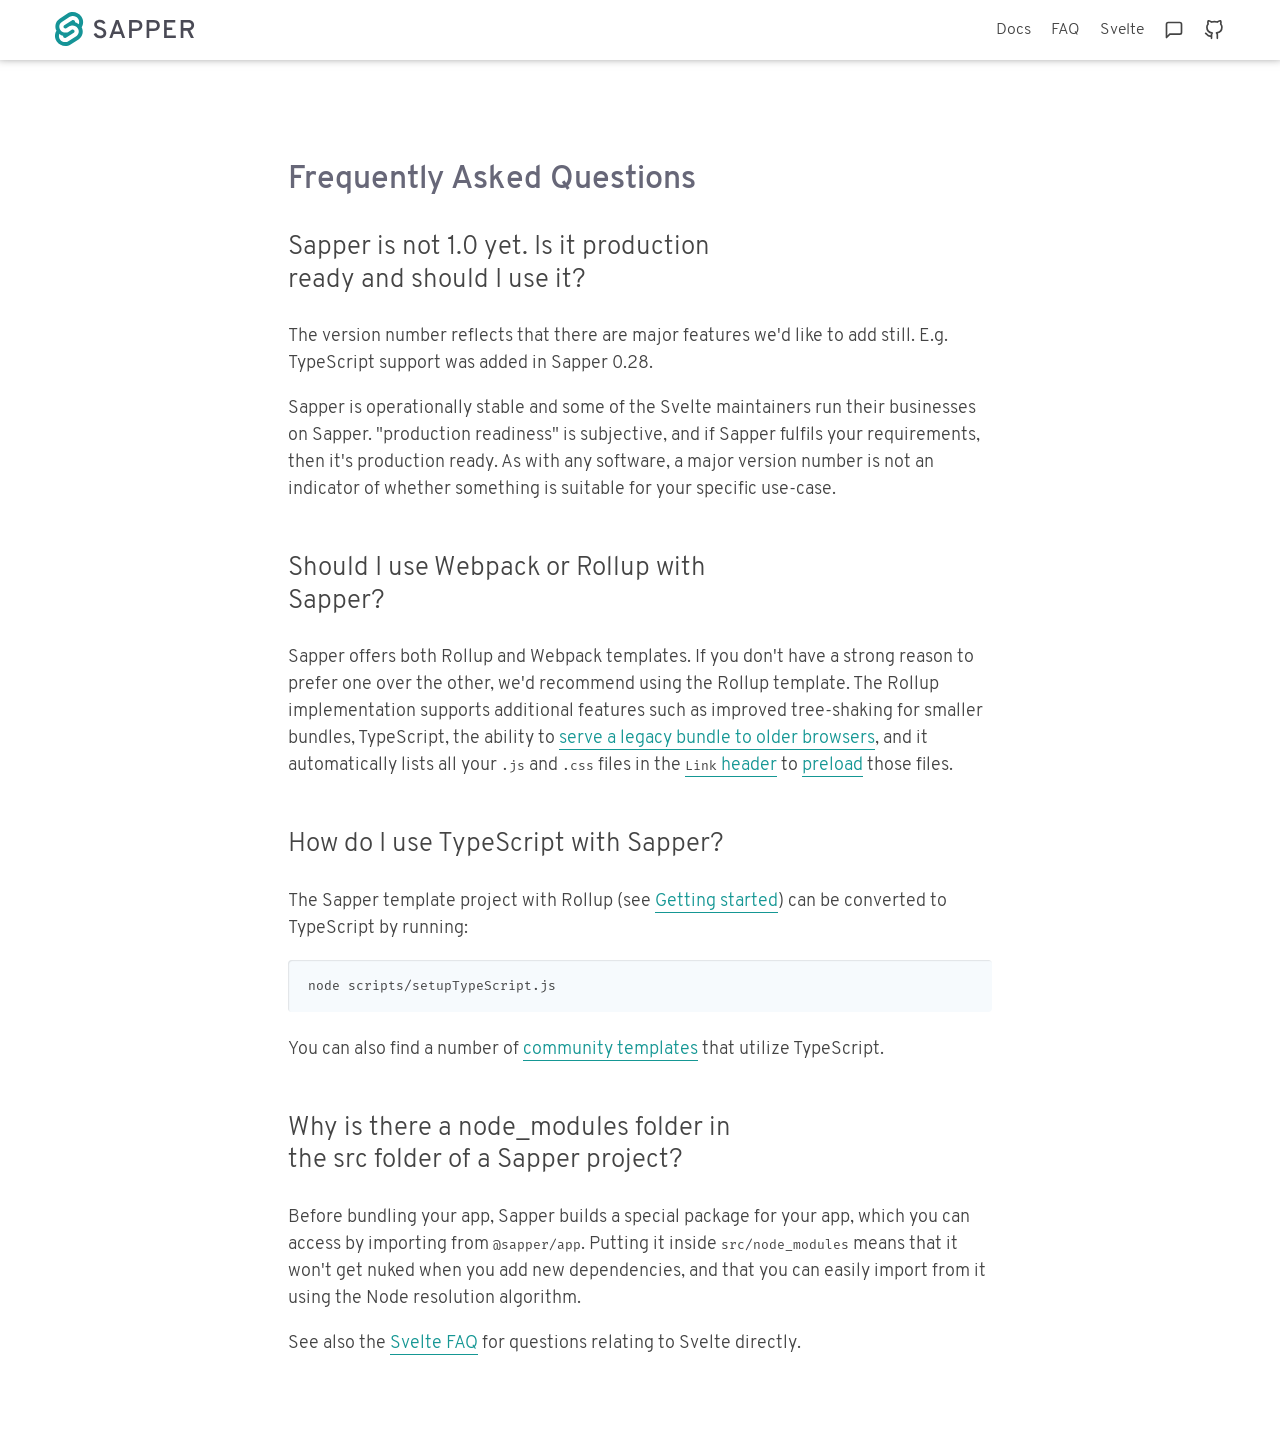
<file: faq/index.html>
<!doctype html> <html class="theme-default typo-default" lang=en> <head> <meta charset=utf-8> <meta content="width=device-width,initial-scale=1" name=viewport> <meta content=#159794 name=theme-color> <base href=/ > <link href=global.css rel=stylesheet> <link href=prism.css rel=stylesheet> <link href=manifest.json rel=manifest> <link href=favicon.png rel=icon type=image/png> <meta content=summary_large_image name=twitter:card> <meta content=@sveltejs name=twitter:site> <meta content=@sveltejs name=twitter:creator> <meta content=https://sapper.svelte.dev/images/twitter-card.png name=twitter:image> <meta content=https://svelte.dev/images/twitter-card.png name=og:image> <link href=client/main.3570290817.css rel=stylesheet><link href=client/index.39fc9f1c.css rel=stylesheet><link href=client/client.141aceb2.css rel=stylesheet> <style>.hljs,.hljs-subst{color:#333}.hljs-comment{color:#999}.hljs-tag{color:#170}.hljs-keyword{color:#708}.hljs-attr{color:#333}.hljs-number{color:#164}.hljs-deletion,.hljs-quote,.hljs-selector-class,.hljs-selector-id,.hljs-string,.hljs-template-tag,.hljs-type{color:#105e10}.hljs-section,.hljs-title{color:#105e10}.hljs-literal{color:#170}.hljs-meta{color:#555}.hljs-meta-string{color:#555}</style> <title>Frequently Asked Questions Sapper</title><meta content="Sapper FAQ" name=twitter:title data-svelte=svelte-192hl6q><meta content="Frequently Asked Questions about Sapper" name=twitter:description data-svelte=svelte-192hl6q><meta content="Frequently Asked Questions about Sapper" name=Description data-svelte=svelte-192hl6q> <link href=/client/main.3570290817.css rel=preload as=style><link href=/client/index.39fc9f1c.css rel=preload as=style><link href=/client/client.141aceb2.css rel=preload as=style></head> <body> <div id=sapper> <div style=display:none> <svg><symbol class=icon id=arrow-left viewBox="0 0 24 24"><line x1=19 x2=5 y1=12 y2=12></line><polyline points="12 19 5 12 12 5"></polyline></symbol><symbol class=icon id=arrow-right viewBox="0 0 24 24"><line x1=5 x2=19 y1=12 y2=12></line><polyline points="12 5 19 12 12 19"></polyline></symbol><symbol class=icon id=arrow-up viewBox="0 0 24 24"><line x1=12 x2=12 y1=19 y2=5></line><polyline points="5 12 12 5 19 12"></polyline></symbol><symbol class=icon id=arrow-down viewBox="0 0 24 24"><line x1=12 x2=12 y1=5 y2=19></line><polyline points="19 12 12 19 5 12"></polyline></symbol><symbol class=icon id=check viewBox="0 0 24 24"><polyline points="20 6 9 17 4 12"></polyline></symbol><symbol class=icon id=close viewBox="0 0 24 24"><line x1=18 x2=6 y1=6 y2=18></line><line x1=6 x2=18 y1=6 y2=18></line></symbol><symbol class=icon id=download viewBox="0 0 24 24"><path d="M21 15V19A2 2 0 0 1 19 21H5A2 2 0 0 1 3 19V15"></path><polyline points="7 10 12 15 17 10"></polyline><line x1=12 x2=12 y1=15 y2=3></line></symbol><symbol class=icon id=edit viewBox="0 0 24 24"><path d="M20 14.66V20a2 2 0 0 1-2 2H4a2 2 0 0 1-2-2V6a2 2 0 0 1 2-2h5.34"></path><polygon points="18 2 22 6 12 16 8 16 8 12 18 2"></polygon></symbol><symbol class=icon id=github viewBox="0 0 24 24"><path d="M9 19c-5 1.5-5-2.5-7-3m14 6v-3.87a3.37 3.37 0 0 0-.94-2.61c3.14-.35 6.44-1.54 6.44-7A5.44 5.44 0 0 0 20 4.77 5.07 5.07 0 0 0 19.91 1S18.73.65 16 2.48a13.38 13.38 0 0 0-7 0C6.27.65 5.09 1 5.09 1A5.07 5.07 0 0 0 5 4.77a5.44 5.44 0 0 0-1.5 3.78c0 5.42 3.3 6.61 6.44 7A3.37 3.37 0 0 0 9 18.13V22"></path></symbol><symbol class=icon id=git-branch viewBox="0 0 24 24"><line x1=6 x2=6 y1=3 y2=15></line><circle cx=18 cy=6 r=3></circle><circle cx=6 cy=18 r=3></circle><path d="M18 9a9 9 0 0 1-9 9"></path></symbol><symbol class=icon id=log-in viewBox="0 0 24 24"><path d="M15 3H19A2 2 0 0 1 21 5V19A2 2 0 0 1 19 21H15"></path><polyline points="10 17 15 12 10 7"></polyline><line x1=15 x2=3 y1=12 y2=12></line></symbol><symbol class=icon id=maximize viewBox="0 0 24 24"><path d="M8 3H5a2 2 0 0 0-2 2v3m18 0V5a2 2 0 0 0-2-2h-3m0 18h3a2 2 0 0 0 2-2v-3M3 16v3a2 2 0 0 0 2 2h3"></path></symbol><symbol class=icon id=maximize-2 viewBox="0 0 24 24"><polyline points="15 3 21 3 21 9"></polyline><polyline points="9 21 3 21 3 15"></polyline><line x1=21 x2=14 y1=3 y2=10></line><line x1=3 x2=10 y1=21 y2=14></line></symbol><symbol class=icon id=menu viewBox="0 0 24 24"><line x1=3 x2=21 y1=12 y2=12></line><line x1=3 x2=21 y1=6 y2=6></line><line x1=3 x2=21 y1=18 y2=18></line></symbol><symbol class=icon id=message-square viewBox="0 0 24 24"><path d="M21 15a2 2 0 0 1-2 2H7l-4 4V5a2 2 0 0 1 2-2h14a2 2 0 0 1 2 2z"></path></symbol><symbol class=icon id=minus viewBox="0 0 24 24"><line x1=5 x2=19 y1=12 y2=12></line></symbol><symbol class=icon id=plus viewBox="0 0 24 24"><line x1=12 x2=12 y1=5 y2=19></line><line x1=5 x2=19 y1=12 y2=12></line></symbol><symbol class=icon id=save viewBox="0 0 24 24"><path d="M19 21H5a2 2 0 0 1-2-2V5a2 2 0 0 1 2-2h11l5 5v11a2 2 0 0 1-2 2z"></path><polyline points="17 21 17 13 7 13 7 21"></polyline><polyline points="7 3 7 8 15 8"></polyline></symbol><symbol class=icon id=link viewBox="0 0 24 24"><path d="M9,7L6,7A2 2 0 0 0 6,17L9,17"></path><path d="M15,7L18,7A2 2 0 0 1 18,17L15,17"></path><path d=M7,12L17,12></path></symbol><symbol class=icon id=chevron viewBox="0 0 24 24"><path d="M2,7 L12,17 L20,7"></path></symbol></svg></div> <header class="svelte-1txnqye visible"><nav class=svelte-1txnqye><a href=. rel=prefetch class="svelte-1txnqye home" style=background-image:url(sapper-logo-horizontal.svg) title=Homepage>Home</a> <ul class="svelte-1txnqye primary"><li class="svelte-1txnqye hide-if-desktop"><a href=. rel=prefetch class=svelte-1txnqye>Home</a></li> <li><a href=docs rel=prefetch>Docs</a></li> <li><a href=faq rel=prefetch>FAQ</a></li> <li><a href=https://svelte.dev>Svelte</a></li> <li><a href=https://svelte.dev/chat title="Discord Chat"> <svg class="icon svelte-5yec89" height=20 width=20><use xlink:href=#message-square></use></svg></a></li> <li><a href=https://github.com/sveltejs/sapper title="GitHub Repo"> <svg class="icon svelte-5yec89" height=20 width=20><use xlink:href=#github></use></svg></a></ul></nav></header> <main class=svelte-d6kcga> <div class="svelte-1ty6sog faqs stretch"><h1>Frequently Asked Questions</h1> <article class="svelte-1ty6sog faq"><h2 class=svelte-1ty6sog><span class=offset-anchor id=version-numbers></span> <a href=faq#version-numbers rel=prefetch class=anchor> </a> Sapper is not 1.0 yet. Is it production ready and should I use it?</h2> <p class=svelte-1ty6sog><p>The version number reflects that there are major features we'd like to add still. E.g. TypeScript support was added in Sapper 0.28.</p> <p>Sapper is operationally stable and some of the Svelte maintainers run their businesses on Sapper. "production readiness" is subjective, and if Sapper fulfils your requirements, then it's production ready. As with any software, a major version number is not an indicator of whether something is suitable for your specific use-case.</p> <p></p> </article><article class="svelte-1ty6sog faq"><h2 class=svelte-1ty6sog><span class=offset-anchor id=webpack-vs-rollup></span> <a href=faq#webpack-vs-rollup rel=prefetch class=anchor> </a> Should I use Webpack or Rollup with Sapper?</h2> <p class=svelte-1ty6sog><p>Sapper offers both Rollup and Webpack templates. If you don't have a strong reason to prefer one over the other, we'd recommend using the Rollup template. The Rollup implementation supports additional features such as improved tree-shaking for smaller bundles, TypeScript, the ability to <a href=../docs#Browser_support rel="noopener noreferrer">serve a legacy bundle to older browsers</a>, and it automatically lists all your <code>.js</code> and <code>.css</code> files in the <a href=https://developer.mozilla.org/en-US/docs/Web/HTTP/Headers/Link rel="noopener noreferrer" target=_blank><code>Link</code> header</a> to <a href=https://developer.mozilla.org/en-US/docs/Web/HTML/Link_types/preload rel="noopener noreferrer" target=_blank>preload</a> those files.</p> <p></p> </article><article class="svelte-1ty6sog faq"><h2 class=svelte-1ty6sog><span class=offset-anchor id=typescript></span> <a href=faq#typescript rel=prefetch class=anchor> </a> How do I use TypeScript with Sapper?</h2> <p class=svelte-1ty6sog><p>The Sapper template project with Rollup (see <a href=/docs#Getting_started rel="noopener noreferrer">Getting started</a>) can be converted to TypeScript by running:</p> <pre class=language-bash><code>node scripts/setupTypeScript.js</code></pre><p>You can also find a number of <a href=https://github.com/sveltejs/integrations#sapper-templates-boilerplates rel="noopener noreferrer" target=_blank>community templates</a> that utilize TypeScript.</p> <p></p> </article><article class="svelte-1ty6sog faq"><h2 class=svelte-1ty6sog><span class=offset-anchor id=why-is-there-a-node_modules-folder-in-src></span> <a href=faq#why-is-there-a-node_modules-folder-in-src rel=prefetch class=anchor> </a> Why is there a node_modules folder in the src folder of a Sapper project?</h2> <p class=svelte-1ty6sog><p>Before bundling your app, Sapper builds a special package for your app, which you can access by importing from <code>@sapper/app</code>. Putting it inside <code>src/node_modules</code> means that it won't get nuked when you add new dependencies, and that you can easily import from it using the Node resolution algorithm.</p> <p></p> </article> <p>See also the <a href=https://svelte.dev/faq rel=external>Svelte FAQ</a> for questions relating to Svelte directly.</p> </div></main></div> <script>__SAPPER__={baseUrl:"",preloaded:[void 0,{faqs:[{fragment:"version-numbers",answer:"\u003Cp\u003EThe version number reflects that there are major features we&#39;d like to add still. E.g. TypeScript support was added in Sapper 0.28.\u003C\u002Fp\u003E\n\u003Cp\u003ESapper is operationally stable and some of the Svelte maintainers run their businesses on Sapper. &quot;production readiness&quot; is subjective, and if Sapper fulfils your requirements, then it&#39;s production ready. As with any software, a major version number is not an indicator of whether something is suitable for your specific use-case.\u003C\u002Fp\u003E\n",metadata:{question:"Sapper is not 1.0 yet. Is it production ready and should I use it?"}},{fragment:"webpack-vs-rollup",answer:"\u003Cp\u003ESapper offers both Rollup and Webpack templates. If you don&#39;t have a strong reason to prefer one over the other, we&#39;d recommend using the Rollup template. The Rollup implementation supports additional features such as improved tree-shaking for smaller bundles, TypeScript, the ability to \u003Ca href=\"..\u002Fdocs#Browser_support\" rel=\"noopener noreferrer\"\u003Eserve a legacy bundle to older browsers\u003C\u002Fa\u003E, and it automatically lists all your \u003Ccode\u003E.js\u003C\u002Fcode\u003E and \u003Ccode\u003E.css\u003C\u002Fcode\u003E files in the \u003Ca href=\"https:\u002F\u002Fdeveloper.mozilla.org\u002Fen-US\u002Fdocs\u002FWeb\u002FHTTP\u002FHeaders\u002FLink\" target=\"_blank\" rel=\"noopener noreferrer\"\u003E\u003Ccode\u003ELink\u003C\u002Fcode\u003E header\u003C\u002Fa\u003E to \u003Ca href=\"https:\u002F\u002Fdeveloper.mozilla.org\u002Fen-US\u002Fdocs\u002FWeb\u002FHTML\u002FLink_types\u002Fpreload\" target=\"_blank\" rel=\"noopener noreferrer\"\u003Epreload\u003C\u002Fa\u003E those files.\u003C\u002Fp\u003E\n",metadata:{question:"Should I use Webpack or Rollup with Sapper?"}},{fragment:"typescript",answer:"\u003Cp\u003EThe Sapper template project with Rollup (see \u003Ca href=\"\u002Fdocs#Getting_started\" rel=\"noopener noreferrer\"\u003EGetting started\u003C\u002Fa\u003E) can be converted to TypeScript by running:\u003C\u002Fp\u003E\n\u003Cpre class='language-bash'\u003E\u003Ccode\u003Enode scripts\u002FsetupTypeScript.js\u003C\u002Fcode\u003E\u003C\u002Fpre\u003E\u003Cp\u003EYou can also find a number of \u003Ca href=\"https:\u002F\u002Fgithub.com\u002Fsveltejs\u002Fintegrations#sapper-templates-boilerplates\" target=\"_blank\" rel=\"noopener noreferrer\"\u003Ecommunity templates\u003C\u002Fa\u003E that utilize TypeScript.\u003C\u002Fp\u003E\n",metadata:{question:"How do I use TypeScript with Sapper?"}},{fragment:"why-is-there-a-node_modules-folder-in-src",answer:"\u003Cp\u003EBefore bundling your app, Sapper builds a special package for your app, which you can access by importing from \u003Ccode\u003E@sapper\u002Fapp\u003C\u002Fcode\u003E. Putting it inside \u003Ccode\u003Esrc\u002Fnode_modules\u003C\u002Fcode\u003E means that it won&#39;t get nuked when you add new dependencies, and that you can easily import from it using the Node resolution algorithm.\u003C\u002Fp\u003E\n",metadata:{question:"Why is there a node_modules folder in the src folder of a Sapper project?"}}]}]};if('serviceWorker' in navigator)navigator.serviceWorker.register('/service-worker.js');(function(){try{eval("async function x(){}");var main="/client/client.141aceb2.js"}catch(e){main="/client/legacy/client.5ee277ff.js"};var s=document.createElement("script");try{new Function("if(0)import('')")();s.src=main;s.type="module";s.crossOrigin="use-credentials";}catch(e){s.src="/client/shimport@1.0.1.js";s.setAttribute("data-main",main);}document.head.appendChild(s);}());</script>
</file>
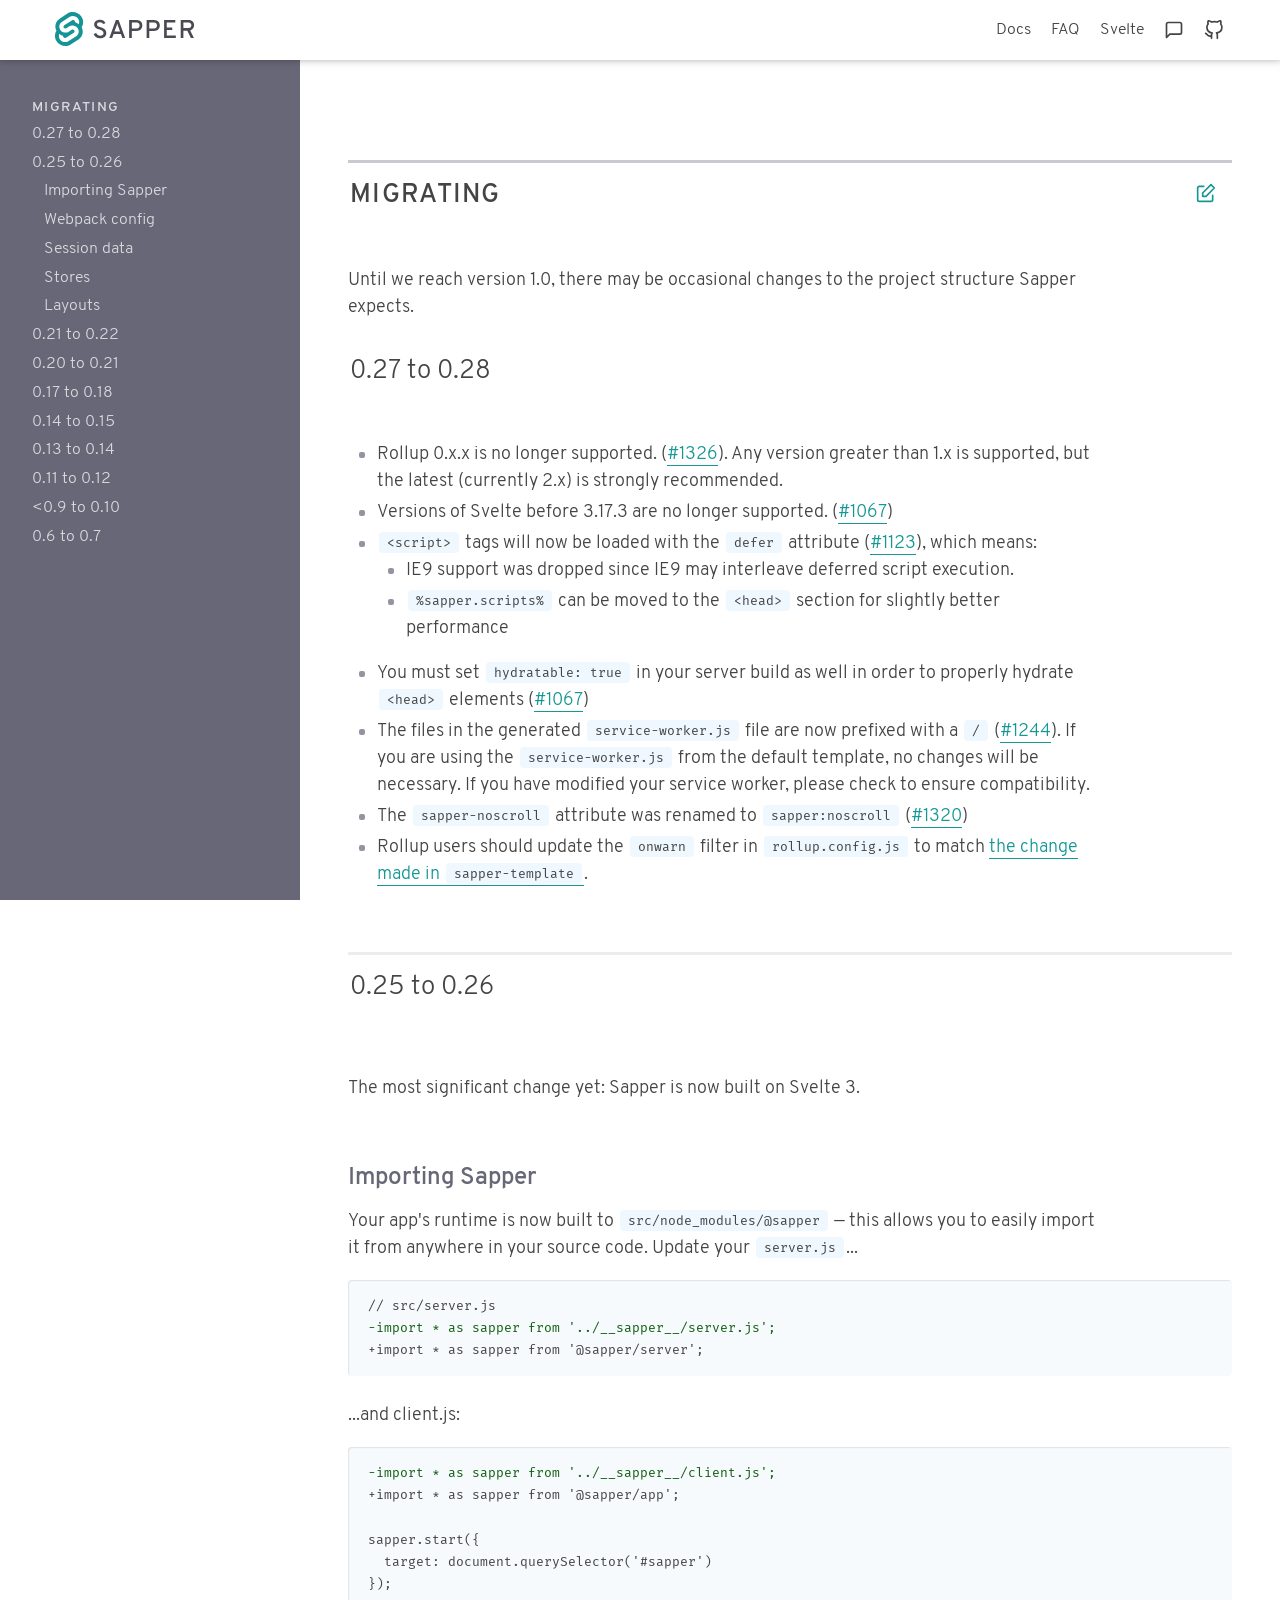
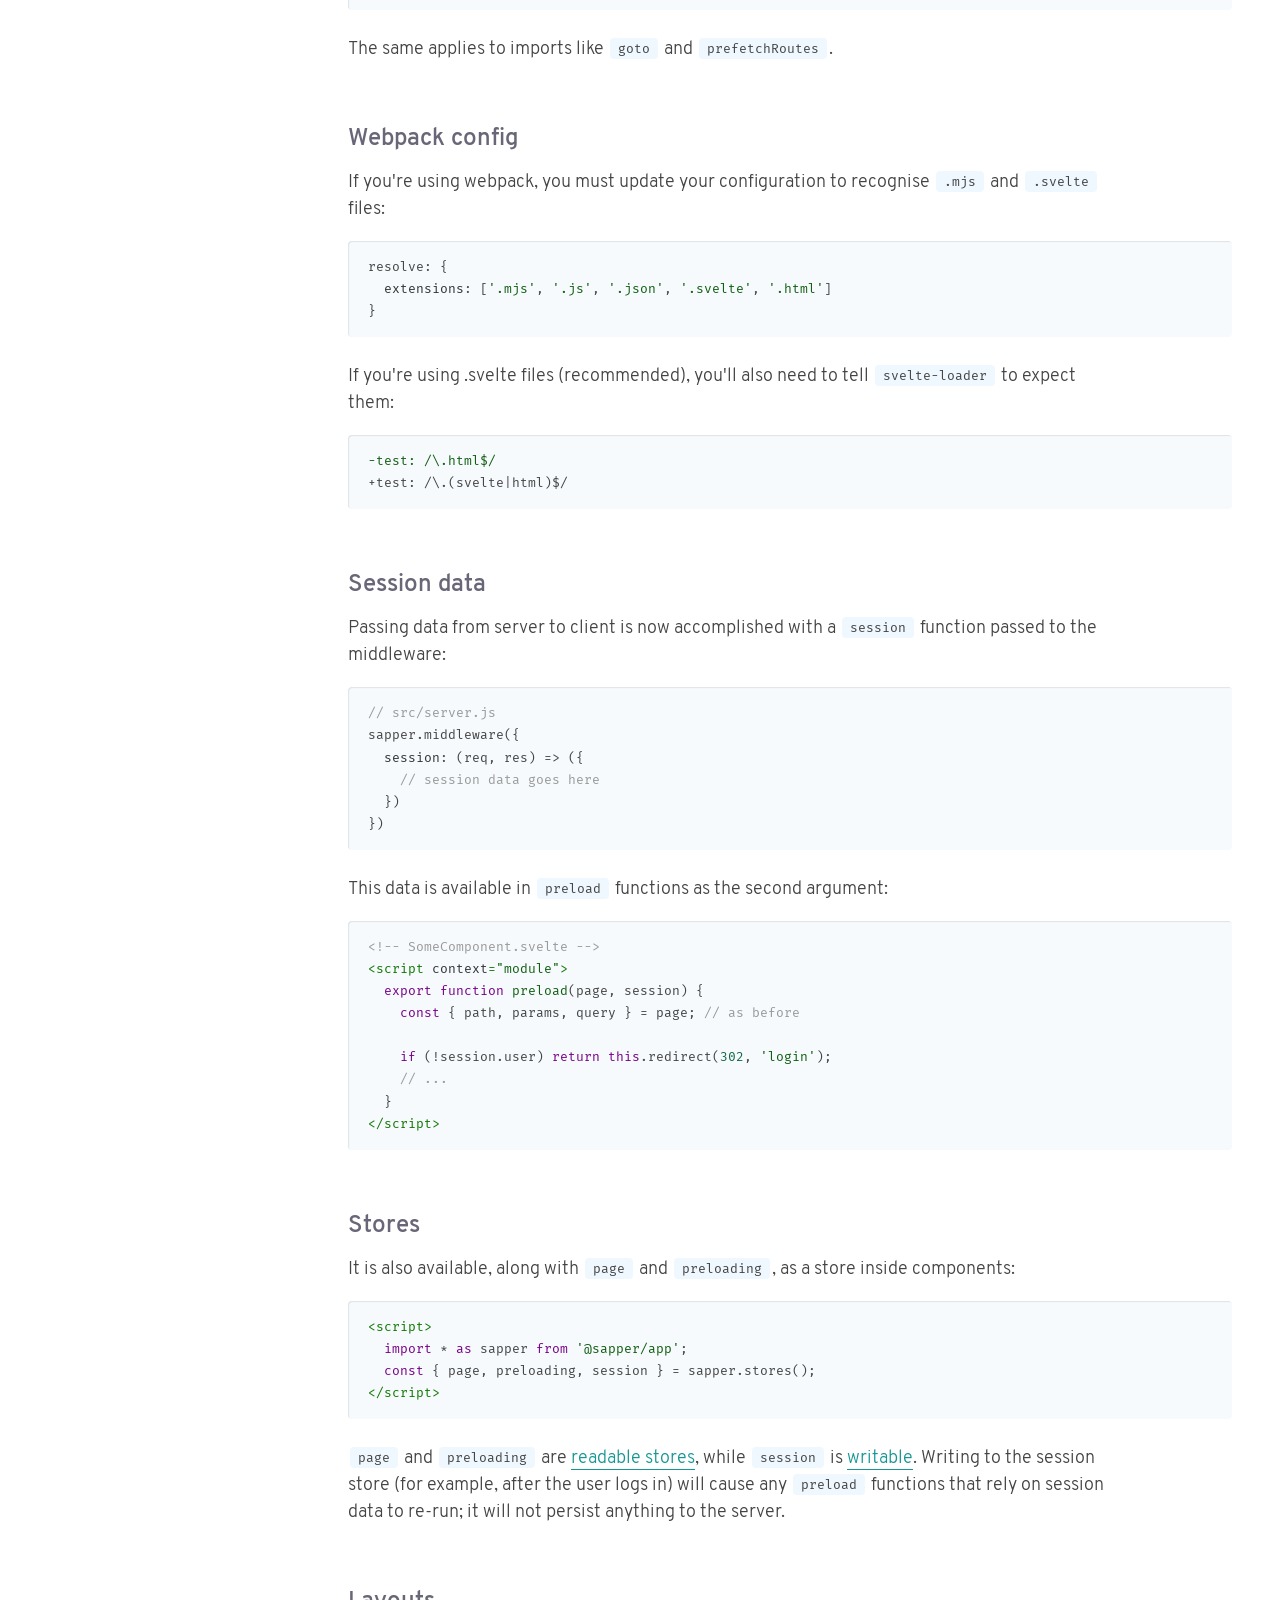
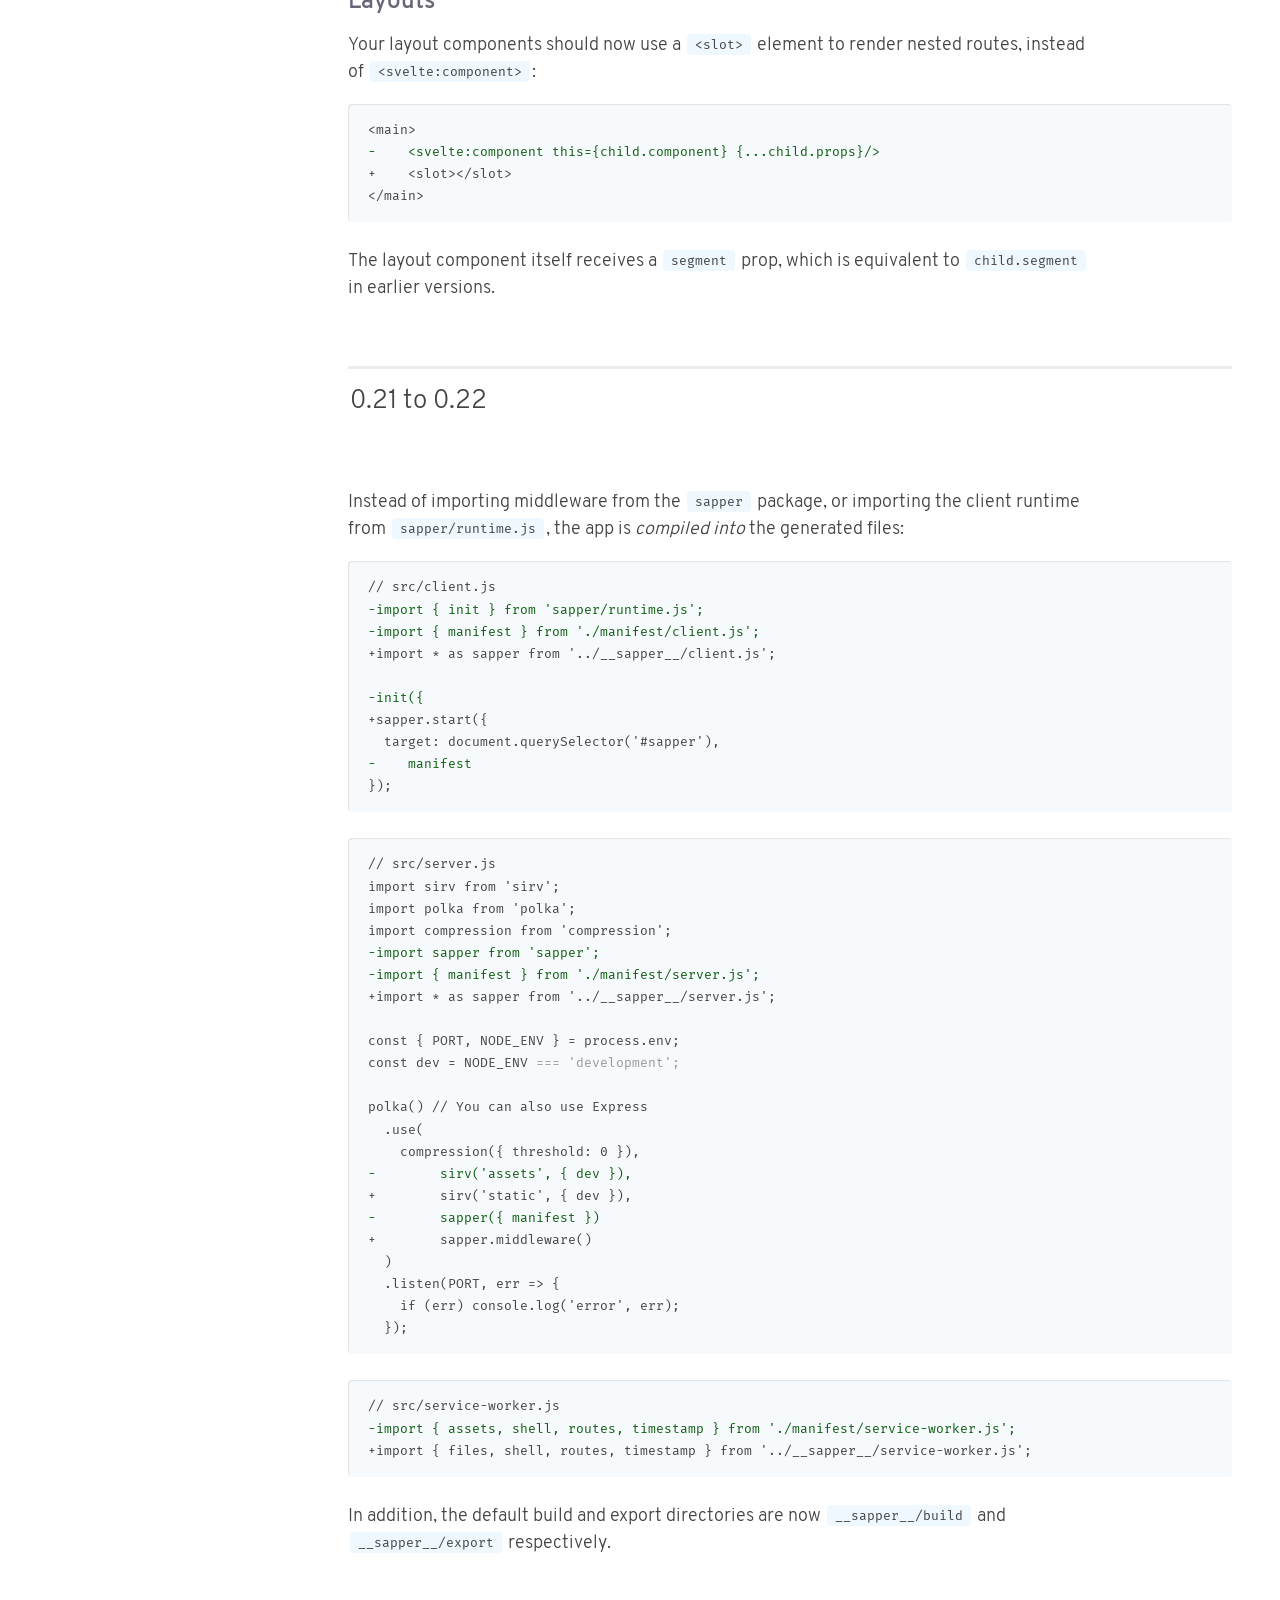
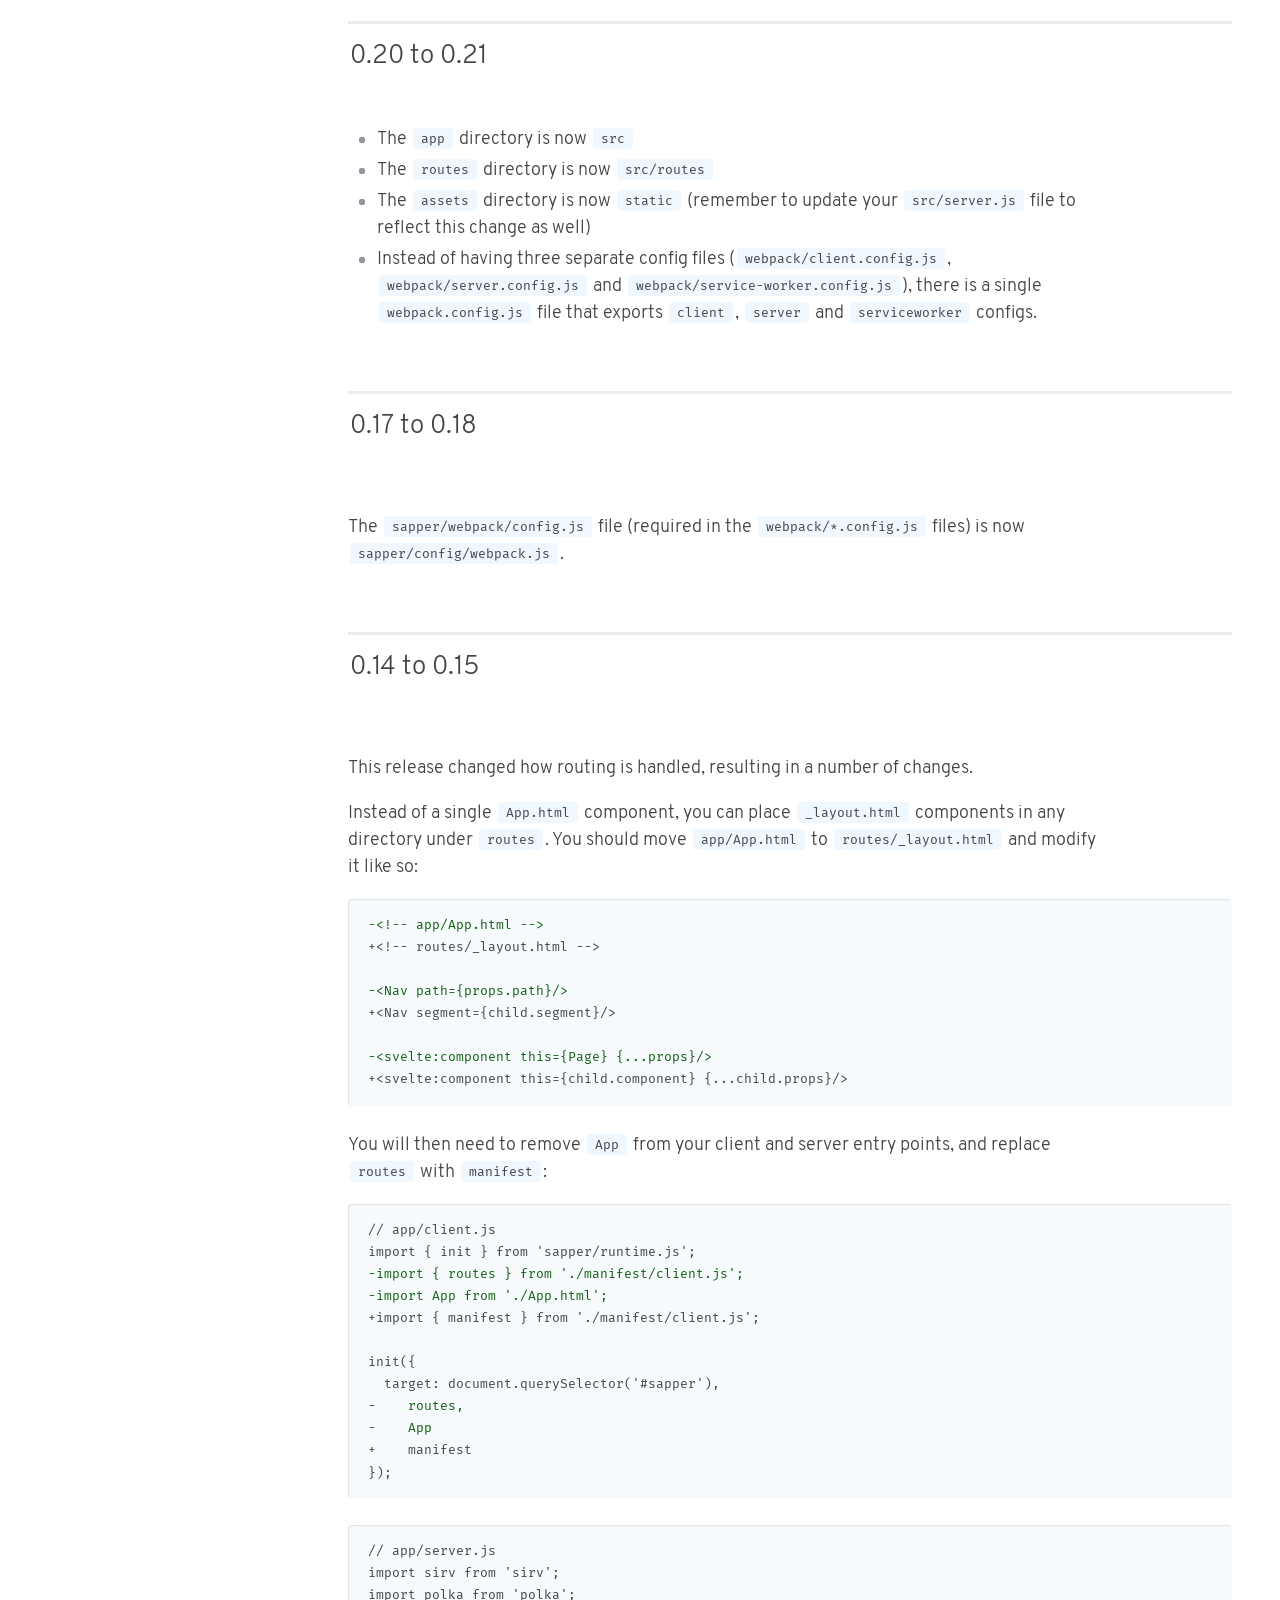
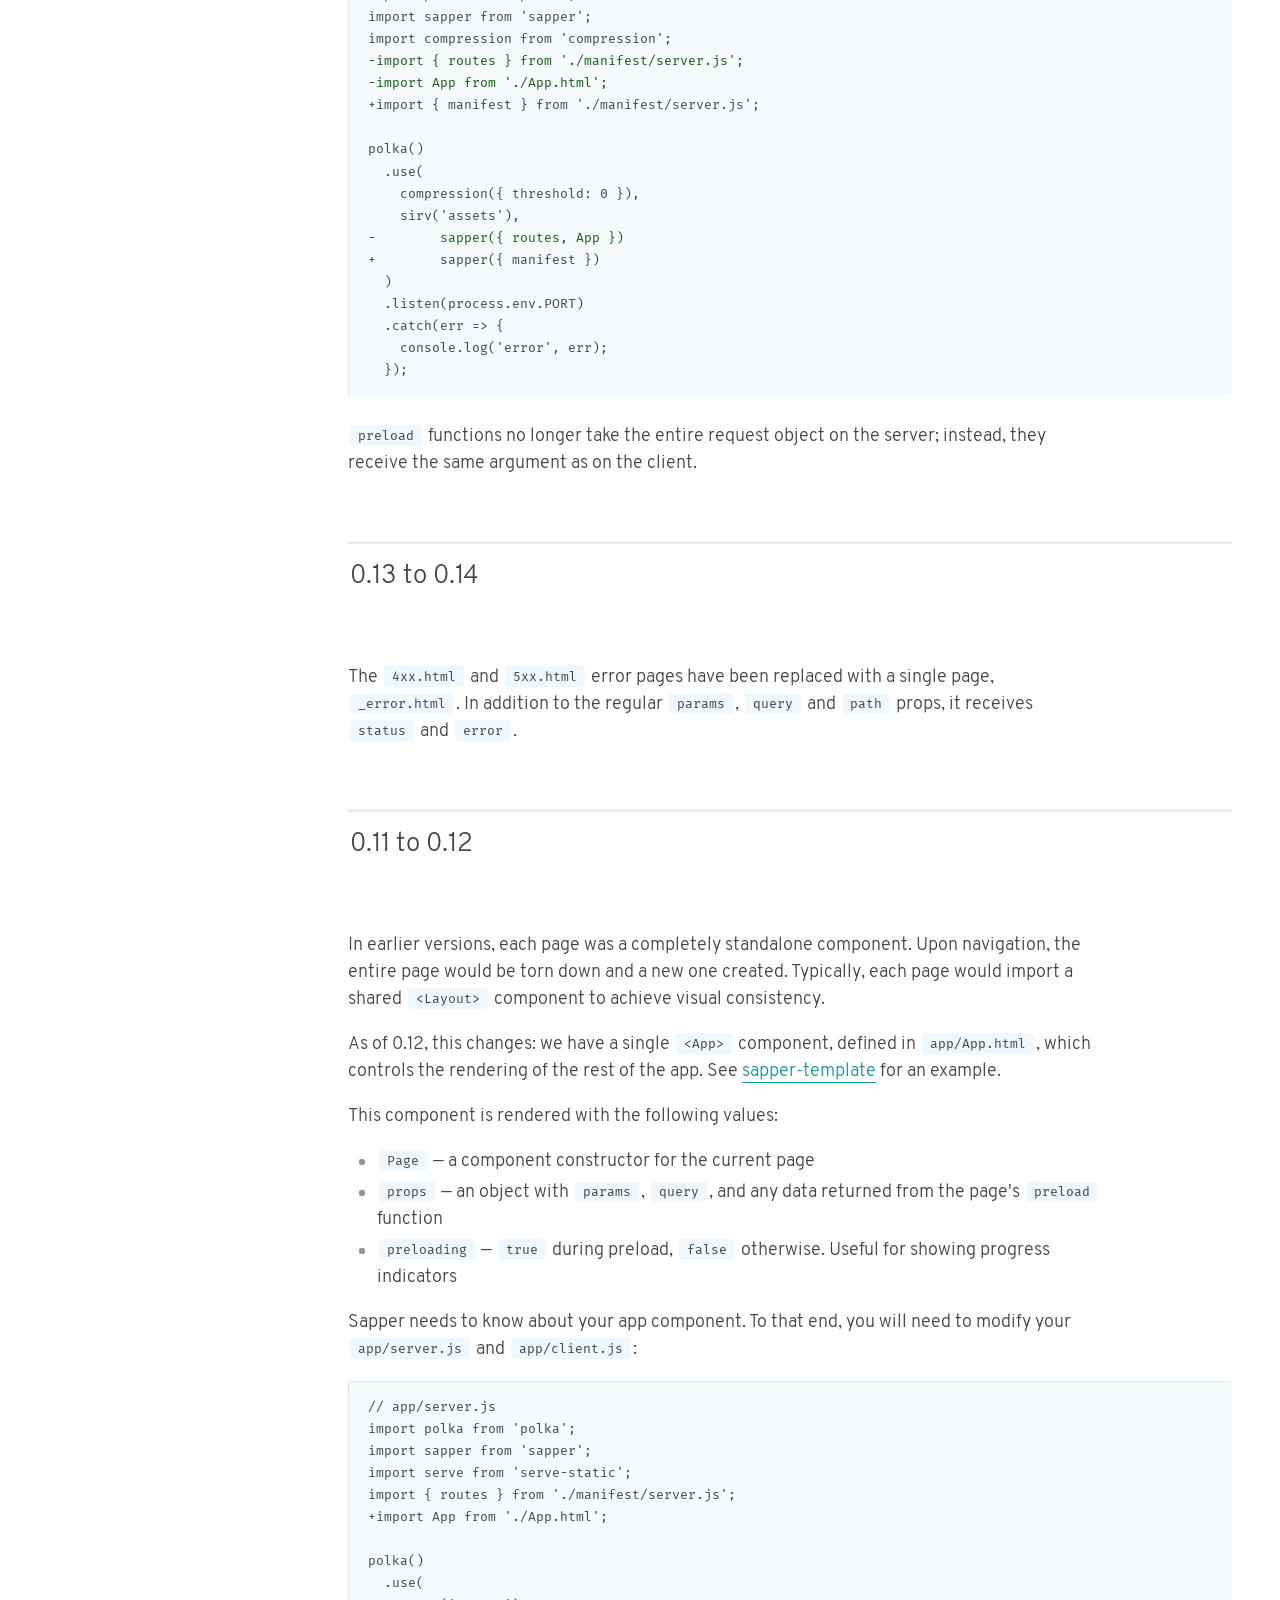
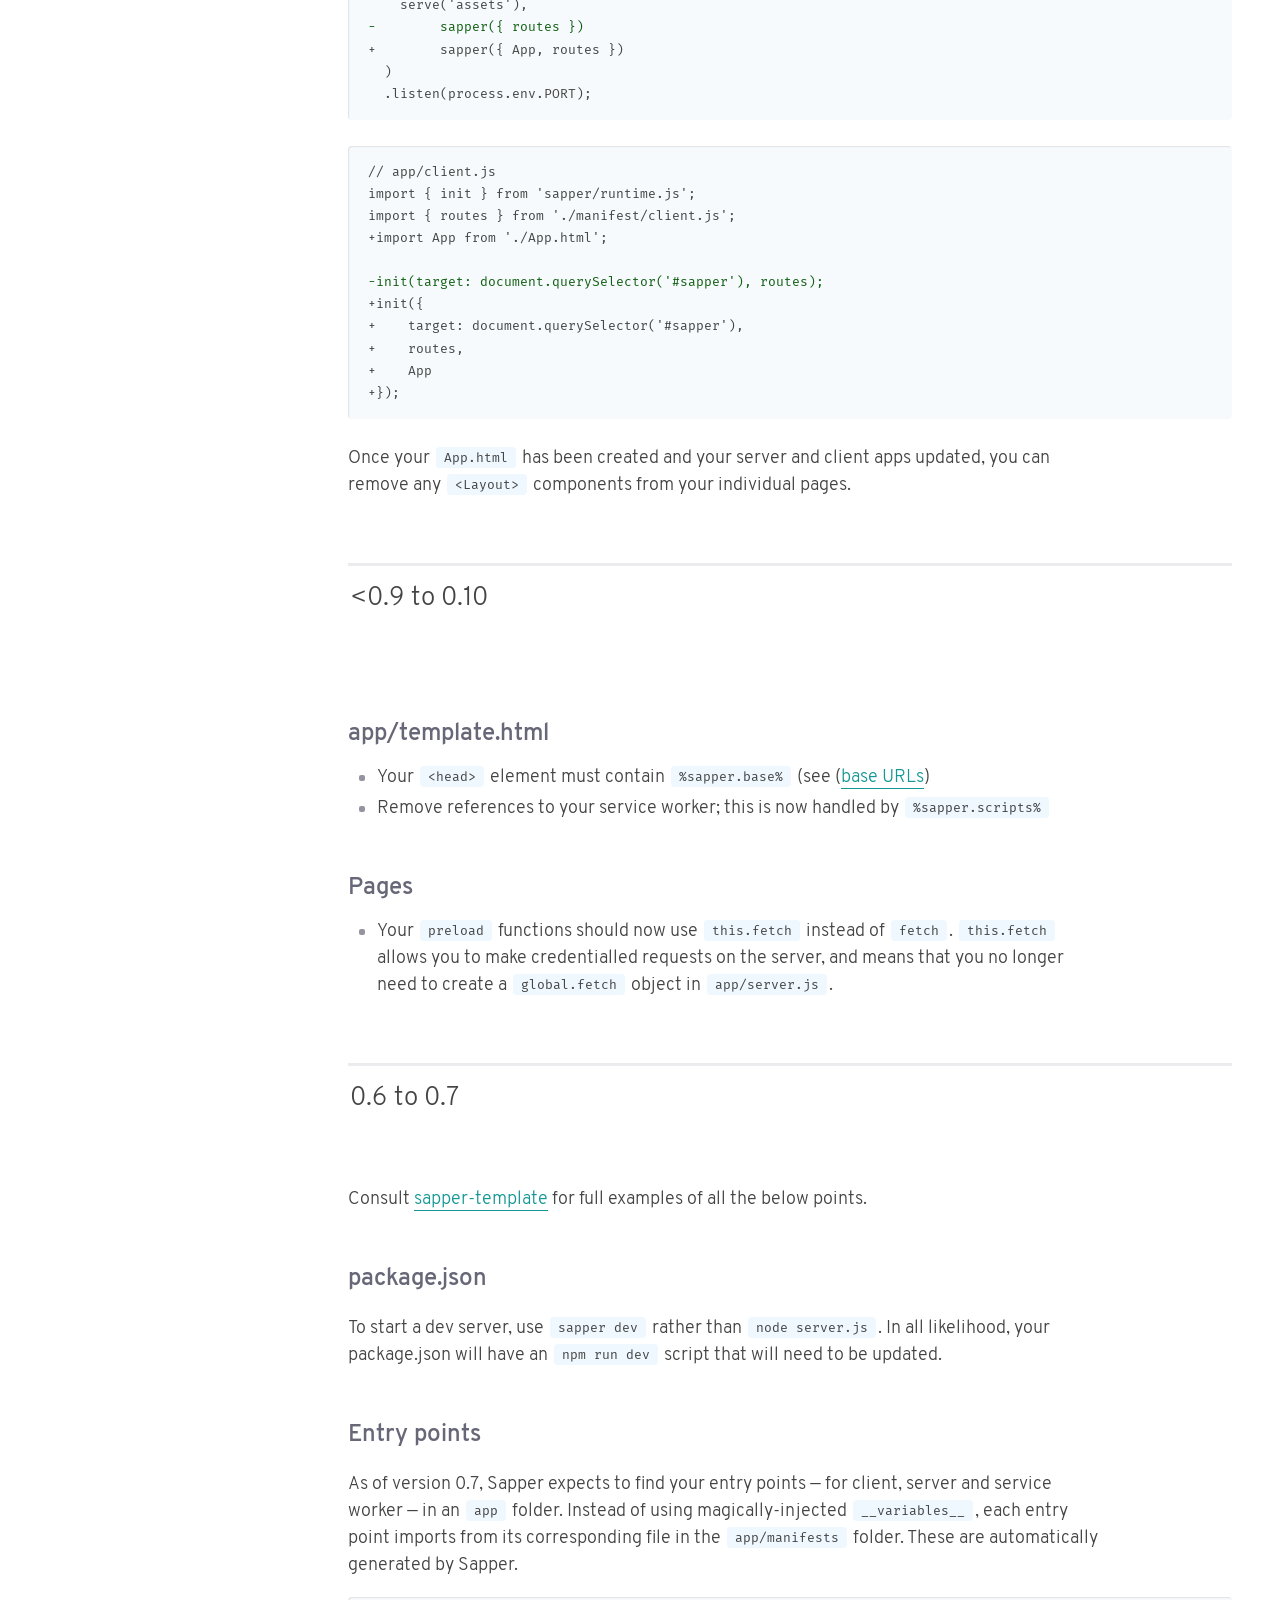
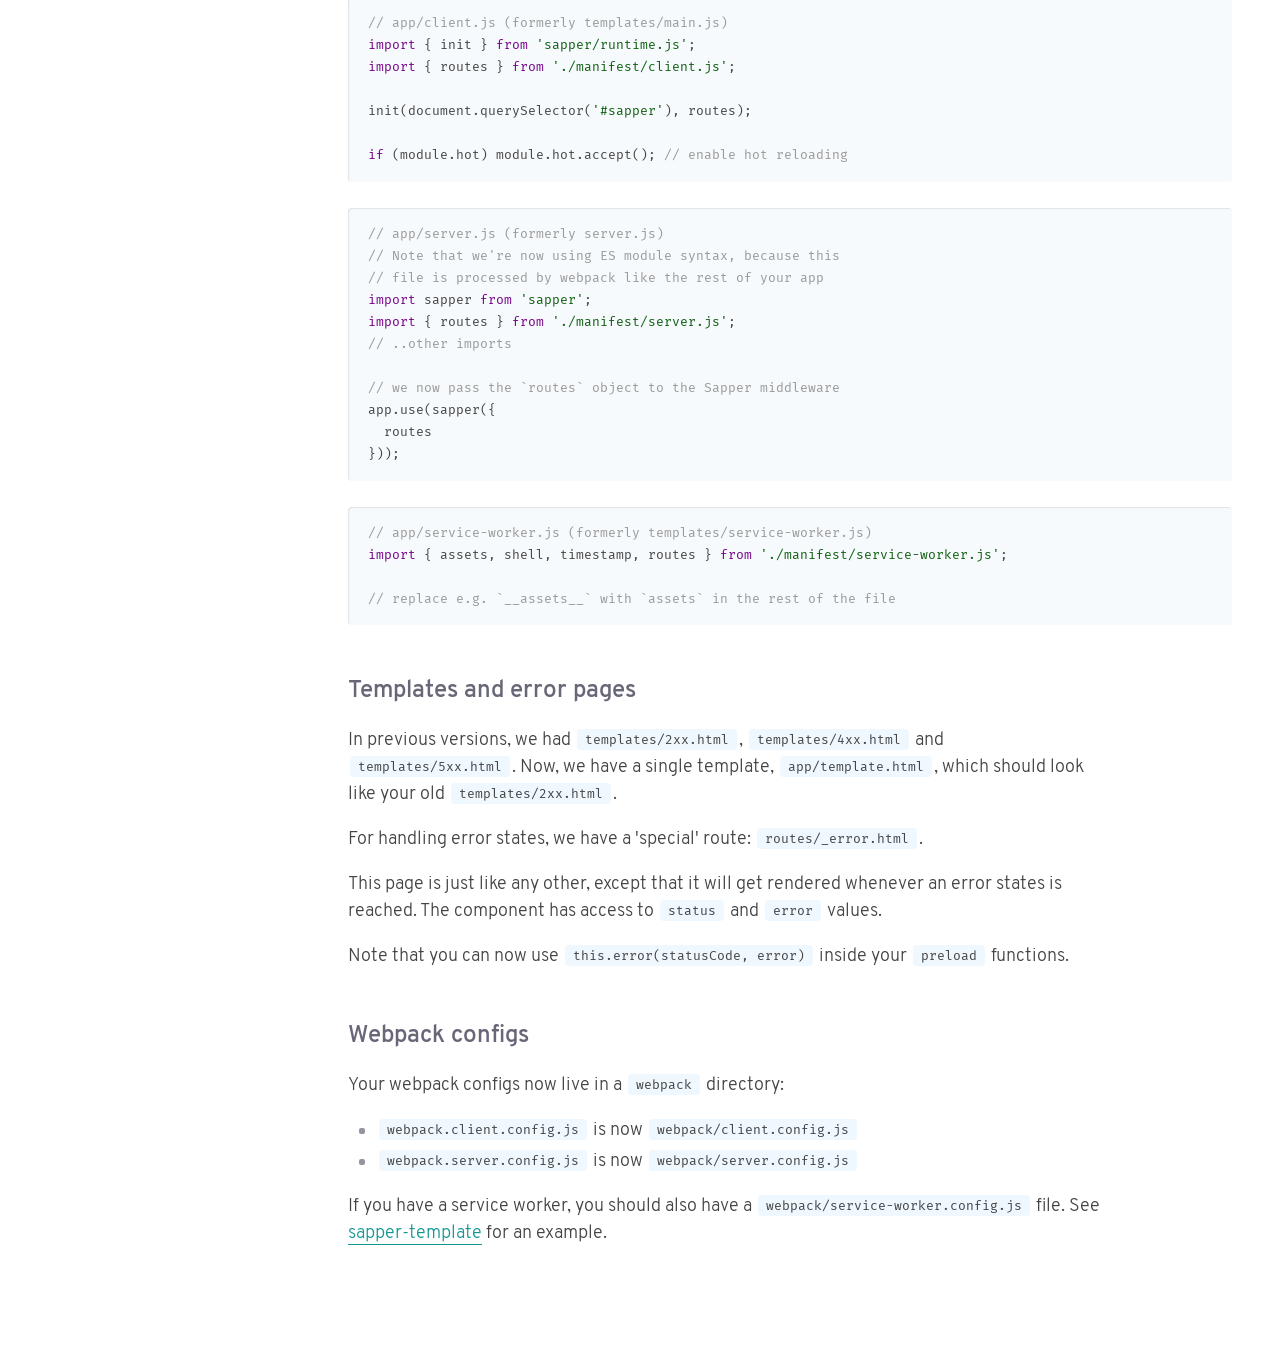
<file: migrating/index.html>
<!doctype html> <html class="theme-default typo-default" lang=en> <head> <meta charset=utf-8> <meta content="width=device-width,initial-scale=1" name=viewport> <meta content=#159794 name=theme-color> <base href=/ > <link href=global.css rel=stylesheet> <link href=prism.css rel=stylesheet> <link href=manifest.json rel=manifest> <link href=favicon.png rel=icon type=image/png> <meta content=summary_large_image name=twitter:card> <meta content=@sveltejs name=twitter:site> <meta content=@sveltejs name=twitter:creator> <meta content=https://sapper.svelte.dev/images/twitter-card.png name=twitter:image> <meta content=https://svelte.dev/images/twitter-card.png name=og:image> <link href=client/main.3570290817.css rel=stylesheet><link href=client/client.141aceb2.css rel=stylesheet> <style>.hljs,.hljs-subst{color:#333}.hljs-comment{color:#999}.hljs-tag{color:#170}.hljs-keyword{color:#708}.hljs-attr{color:#333}.hljs-number{color:#164}.hljs-deletion,.hljs-quote,.hljs-selector-class,.hljs-selector-id,.hljs-string,.hljs-template-tag,.hljs-type{color:#105e10}.hljs-section,.hljs-title{color:#105e10}.hljs-literal{color:#170}.hljs-meta{color:#555}.hljs-meta-string{color:#555}</style> <title>Migration • Sapper</title><meta content="Sapper migration guides" name=twitter:title data-svelte=svelte-1a7q9uv><meta content="The next small thing in web development" name=twitter:description data-svelte=svelte-1a7q9uv><meta content="The next small thing in web development" name=Description data-svelte=svelte-1a7q9uv> <link href=/client/main.3570290817.css rel=preload as=style><link href=/client/client.141aceb2.css rel=preload as=style></head> <body> <div id=sapper> <div style=display:none> <svg><symbol class=icon id=arrow-left viewBox="0 0 24 24"><line x1=19 x2=5 y1=12 y2=12></line><polyline points="12 19 5 12 12 5"></polyline></symbol><symbol class=icon id=arrow-right viewBox="0 0 24 24"><line x1=5 x2=19 y1=12 y2=12></line><polyline points="12 5 19 12 12 19"></polyline></symbol><symbol class=icon id=arrow-up viewBox="0 0 24 24"><line x1=12 x2=12 y1=19 y2=5></line><polyline points="5 12 12 5 19 12"></polyline></symbol><symbol class=icon id=arrow-down viewBox="0 0 24 24"><line x1=12 x2=12 y1=5 y2=19></line><polyline points="19 12 12 19 5 12"></polyline></symbol><symbol class=icon id=check viewBox="0 0 24 24"><polyline points="20 6 9 17 4 12"></polyline></symbol><symbol class=icon id=close viewBox="0 0 24 24"><line x1=18 x2=6 y1=6 y2=18></line><line x1=6 x2=18 y1=6 y2=18></line></symbol><symbol class=icon id=download viewBox="0 0 24 24"><path d="M21 15V19A2 2 0 0 1 19 21H5A2 2 0 0 1 3 19V15"></path><polyline points="7 10 12 15 17 10"></polyline><line x1=12 x2=12 y1=15 y2=3></line></symbol><symbol class=icon id=edit viewBox="0 0 24 24"><path d="M20 14.66V20a2 2 0 0 1-2 2H4a2 2 0 0 1-2-2V6a2 2 0 0 1 2-2h5.34"></path><polygon points="18 2 22 6 12 16 8 16 8 12 18 2"></polygon></symbol><symbol class=icon id=github viewBox="0 0 24 24"><path d="M9 19c-5 1.5-5-2.5-7-3m14 6v-3.87a3.37 3.37 0 0 0-.94-2.61c3.14-.35 6.44-1.54 6.44-7A5.44 5.44 0 0 0 20 4.77 5.07 5.07 0 0 0 19.91 1S18.73.65 16 2.48a13.38 13.38 0 0 0-7 0C6.27.65 5.09 1 5.09 1A5.07 5.07 0 0 0 5 4.77a5.44 5.44 0 0 0-1.5 3.78c0 5.42 3.3 6.61 6.44 7A3.37 3.37 0 0 0 9 18.13V22"></path></symbol><symbol class=icon id=git-branch viewBox="0 0 24 24"><line x1=6 x2=6 y1=3 y2=15></line><circle cx=18 cy=6 r=3></circle><circle cx=6 cy=18 r=3></circle><path d="M18 9a9 9 0 0 1-9 9"></path></symbol><symbol class=icon id=log-in viewBox="0 0 24 24"><path d="M15 3H19A2 2 0 0 1 21 5V19A2 2 0 0 1 19 21H15"></path><polyline points="10 17 15 12 10 7"></polyline><line x1=15 x2=3 y1=12 y2=12></line></symbol><symbol class=icon id=maximize viewBox="0 0 24 24"><path d="M8 3H5a2 2 0 0 0-2 2v3m18 0V5a2 2 0 0 0-2-2h-3m0 18h3a2 2 0 0 0 2-2v-3M3 16v3a2 2 0 0 0 2 2h3"></path></symbol><symbol class=icon id=maximize-2 viewBox="0 0 24 24"><polyline points="15 3 21 3 21 9"></polyline><polyline points="9 21 3 21 3 15"></polyline><line x1=21 x2=14 y1=3 y2=10></line><line x1=3 x2=10 y1=21 y2=14></line></symbol><symbol class=icon id=menu viewBox="0 0 24 24"><line x1=3 x2=21 y1=12 y2=12></line><line x1=3 x2=21 y1=6 y2=6></line><line x1=3 x2=21 y1=18 y2=18></line></symbol><symbol class=icon id=message-square viewBox="0 0 24 24"><path d="M21 15a2 2 0 0 1-2 2H7l-4 4V5a2 2 0 0 1 2-2h14a2 2 0 0 1 2 2z"></path></symbol><symbol class=icon id=minus viewBox="0 0 24 24"><line x1=5 x2=19 y1=12 y2=12></line></symbol><symbol class=icon id=plus viewBox="0 0 24 24"><line x1=12 x2=12 y1=5 y2=19></line><line x1=5 x2=19 y1=12 y2=12></line></symbol><symbol class=icon id=save viewBox="0 0 24 24"><path d="M19 21H5a2 2 0 0 1-2-2V5a2 2 0 0 1 2-2h11l5 5v11a2 2 0 0 1-2 2z"></path><polyline points="17 21 17 13 7 13 7 21"></polyline><polyline points="7 3 7 8 15 8"></polyline></symbol><symbol class=icon id=link viewBox="0 0 24 24"><path d="M9,7L6,7A2 2 0 0 0 6,17L9,17"></path><path d="M15,7L18,7A2 2 0 0 1 18,17L15,17"></path><path d=M7,12L17,12></path></symbol><symbol class=icon id=chevron viewBox="0 0 24 24"><path d="M2,7 L12,17 L20,7"></path></symbol></svg></div> <header class="svelte-1txnqye visible"><nav class=svelte-1txnqye><a href=. class="svelte-1txnqye home" rel=prefetch style=background-image:url(sapper-logo-horizontal.svg) title=Homepage>Home</a> <ul class="svelte-1txnqye primary"><li class="svelte-1txnqye hide-if-desktop"><a href=. class=svelte-1txnqye rel=prefetch>Home</a></li> <li><a href=docs rel=prefetch>Docs</a></li> <li><a href=faq rel=prefetch>FAQ</a></li> <li><a href=https://svelte.dev>Svelte</a></li> <li><a href=https://svelte.dev/chat title="Discord Chat"> <svg class="icon svelte-5yec89" height=20 width=20><use xlink:href=#message-square></use></svg></a></li> <li><a href=https://github.com/sveltejs/sapper title="GitHub Repo"> <svg class="icon svelte-5yec89" height=20 width=20><use xlink:href=#github></use></svg></a></ul></nav></header> <main class=svelte-d6kcga> <div class="svelte-1itkhys content listify"><section class=svelte-1itkhys data-id=Migrating><h2 class=svelte-1itkhys><span class=offset-anchor id=Migrating></span> <a href=migrating#Migrating class=anchor aria-hidden></a> Migrating <small class=svelte-1itkhys><a href=https://github.com/sveltejs/sapper/edit/master/site/content/migrating/01-migrating.md class=svelte-1itkhys title="edit this section"> <svg class="icon svelte-5yec89" height=20 width=20><use xlink:href=#edit></use></svg></a> </small></h2> <p>Until we reach version 1.0, there may be occasional changes to the project structure Sapper expects.</p> <h3> <span class=offset-anchor id=0_27_to_0_28></span> <a href=migrating#0_27_to_0_28 class=anchor aria-hidden=true></a> 0.27 to 0.28 </h3><ul> <li>Rollup 0.x.x is no longer supported. (<a href=https://github.com/sveltejs/sapper/pull/1326 rel="noopener noreferrer" target=_blank>#1326</a>). Any version greater than 1.x is supported, but the latest (currently 2.x) is strongly recommended.</li> <li>Versions of Svelte before 3.17.3 are no longer supported. (<a href=https://github.com/sveltejs/sapper/pull/1067 rel="noopener noreferrer" target=_blank>#1067</a>)</li> <li><code>&lt;script></code> tags will now be loaded with the <code>defer</code> attribute (<a href=https://github.com/sveltejs/sapper/pull/1123 rel="noopener noreferrer" target=_blank>#1123</a>), which means:<ul> <li>IE9 support was dropped since IE9 may interleave deferred script execution.</li> <li><code>%sapper.scripts%</code> can be moved to the <code>&lt;head></code> section for slightly better performance</li> </ul> </li> <li>You must set <code>hydratable: true</code> in your server build as well in order to properly hydrate <code>&lt;head></code> elements (<a href=https://github.com/sveltejs/sapper/pull/1067 rel="noopener noreferrer" target=_blank>#1067</a>)</li> <li>The files in the generated <code>service-worker.js</code> file are now prefixed with a <code>/</code> (<a href=https://github.com/sveltejs/sapper/pull/1244 rel="noopener noreferrer" target=_blank>#1244</a>). If you are using the <code>service-worker.js</code> from the default template, no changes will be necessary. If you have modified your service worker, please check to ensure compatibility.</li> <li>The <code>sapper-noscroll</code> attribute was renamed to <code>sapper:noscroll</code> (<a href=https://github.com/sveltejs/sapper/pull/1320 rel="noopener noreferrer" target=_blank>#1320</a>)</li> <li>Rollup users should update the <code>onwarn</code> filter in <code>rollup.config.js</code> to match <a href=https://github.com/sveltejs/sapper-template/pull/246/files rel="noopener noreferrer" target=_blank>the change made in <code>sapper-template</code></a>. </li> </ul> <h3> <span class=offset-anchor id=0_25_to_0_26></span> <a href=migrating#0_25_to_0_26 class=anchor aria-hidden=true></a> 0.25 to 0.26 </h3><p>The most significant change yet: Sapper is now built on Svelte 3.</p> <h4> <span class=offset-anchor id=Importing_Sapper></span> <a href=migrating#Importing_Sapper class=anchor aria-hidden=true></a> Importing Sapper </h4><p>Your app's runtime is now built to <code>src/node_modules/@sapper</code> — this allows you to easily import it from anywhere in your source code. Update your <code>server.js</code>...</p> <div class=""><pre class=language-diff><code>// src/server.js
<span class=hljs-deletion>-import * as sapper from '../__sapper__/server.js';</span>
<span class=hljs-addition>+import * as sapper from '@sapper/server';</span></code></pre></div><p>...and client.js:</p> <div class=""><pre class=language-diff><code><span class=hljs-deletion>-import * as sapper from '../__sapper__/client.js';</span>
<span class=hljs-addition>+import * as sapper from '@sapper/app';</span>

sapper.start({
	target: document.querySelector('#sapper')
});</code></pre></div><p>The same applies to imports like <code>goto</code> and <code>prefetchRoutes</code>.</p> <h4> <span class=offset-anchor id=Webpack_config></span> <a href=migrating#Webpack_config class=anchor aria-hidden=true></a> Webpack config </h4><p>If you're using webpack, you must update your configuration to recognise <code>.mjs</code> and <code>.svelte</code> files:</p> <div class=""><pre class=language-javascript><code>resolve: {
	<span class=hljs-attr>extensions</span>: [<span class=hljs-string>'.mjs'</span>, <span class=hljs-string>'.js'</span>, <span class=hljs-string>'.json'</span>, <span class=hljs-string>'.svelte'</span>, <span class=hljs-string>'.html'</span>]
}</code></pre></div><p>If you're using .svelte files (recommended), you'll also need to tell <code>svelte-loader</code> to expect them:</p> <div class=""><pre class=language-diff><code><span class=hljs-deletion>-test: /\.html$/</span>
<span class=hljs-addition>+test: /\.(svelte|html)$/</span></code></pre></div> <h4> <span class=offset-anchor id=Session_data></span> <a href=migrating#Session_data class=anchor aria-hidden=true></a> Session data </h4><p>Passing data from server to client is now accomplished with a <code>session</code> function passed to the middleware:</p> <div class=""><pre class=language-javascript><code><span class=hljs-comment>// src/server.js</span>
sapper.middleware({
	<span class=hljs-attr>session</span>: <span class=hljs-function>(<span class=hljs-params>req, res</span>) =></span> ({
		<span class=hljs-comment>// session data goes here</span>
	})
})</code></pre></div><p>This data is available in <code>preload</code> functions as the second argument:</p> <div class=""><pre class=language-markup><code><span class=hljs-comment>&lt;!-- SomeComponent.svelte --></span>
<span class=hljs-tag>&lt;<span class=hljs-name>script</span> <span class=hljs-attr>context</span>=<span class=hljs-string>"module"</span>></span><span class=javascript>
	<span class=hljs-keyword>export</span> <span class=hljs-function><span class=hljs-keyword>function</span> <span class=hljs-title>preload</span>(<span class=hljs-params>page, session</span>) </span>{
		<span class=hljs-keyword>const</span> { path, params, query } = page; <span class=hljs-comment>// as before</span>

		<span class=hljs-keyword>if</span> (!session.user) <span class=hljs-keyword>return</span> <span class=hljs-keyword>this</span>.redirect(<span class=hljs-number>302</span>, <span class=hljs-string>'login'</span>);
		<span class=hljs-comment>// ...</span>
	}
</span><span class=hljs-tag>&lt;/<span class=hljs-name>script</span>></span></code></pre></div> <h4> <span class=offset-anchor id=Stores></span> <a href=migrating#Stores class=anchor aria-hidden=true></a> Stores </h4><p>It is also available, along with <code>page</code> and <code>preloading</code>, as a store inside components:</p> <div class=""><pre class=language-markup><code><span class=hljs-tag>&lt;<span class=hljs-name>script</span>></span><span class=javascript>
	<span class=hljs-keyword>import</span> * <span class=hljs-keyword>as</span> sapper <span class=hljs-keyword>from</span> <span class=hljs-string>'@sapper/app'</span>;
	<span class=hljs-keyword>const</span> { page, preloading, session } = sapper.stores();
</span><span class=hljs-tag>&lt;/<span class=hljs-name>script</span>></span></code></pre></div><p><code>page</code> and <code>preloading</code> are <a href=https://svelte.dev/tutorial/readable-stores rel="noopener noreferrer" target=_blank>readable stores</a>, while <code>session</code> is <a href=https://svelte.dev/tutorial/writable-stores rel="noopener noreferrer" target=_blank>writable</a>. Writing to the session store (for example, after the user logs in) will cause any <code>preload</code> functions that rely on session data to re-run; it will not persist anything to the server.</p> <h4> <span class=offset-anchor id=Layouts></span> <a href=migrating#Layouts class=anchor aria-hidden=true></a> Layouts </h4><p>Your layout components should now use a <code>&lt;slot></code> element to render nested routes, instead of <code>&lt;svelte:component></code>:</p> <div class=""><pre class=language-diff><code>&lt;main>
<span class=hljs-deletion>-    &lt;svelte:component this={child.component} {...child.props}/></span>
<span class=hljs-addition>+    &lt;slot>&lt;/slot></span>
&lt;/main></code></pre></div><p>The layout component itself receives a <code>segment</code> prop, which is equivalent to <code>child.segment</code> in earlier versions.</p> <h3> <span class=offset-anchor id=0_21_to_0_22></span> <a href=migrating#0_21_to_0_22 class=anchor aria-hidden=true></a> 0.21 to 0.22 </h3><p>Instead of importing middleware from the <code>sapper</code> package, or importing the client runtime from <code>sapper/runtime.js</code>, the app is <em>compiled into</em> the generated files:</p> <div class=""><pre class=language-diff><code>// src/client.js
<span class=hljs-deletion>-import { init } from 'sapper/runtime.js';</span>
<span class=hljs-deletion>-import { manifest } from './manifest/client.js';</span>
<span class=hljs-addition>+import * as sapper from '../__sapper__/client.js';</span>

<span class=hljs-deletion>-init({</span>
<span class=hljs-addition>+sapper.start({</span>
	target: document.querySelector('#sapper'),
<span class=hljs-deletion>-    manifest</span>
});</code></pre></div><div class=""><pre class=language-diff><code>// src/server.js
import sirv from 'sirv';
import polka from 'polka';
import compression from 'compression';
<span class=hljs-deletion>-import sapper from 'sapper';</span>
<span class=hljs-deletion>-import { manifest } from './manifest/server.js';</span>
<span class=hljs-addition>+import * as sapper from '../__sapper__/server.js';</span>

const { PORT, NODE_ENV } = process.env;
const dev = NODE_ENV <span class=hljs-comment>=== 'development';</span>

polka() // You can also use Express
	.use(
		compression({ threshold: 0 }),
<span class=hljs-deletion>-        sirv('assets', { dev }),</span>
<span class=hljs-addition>+        sirv('static', { dev }),</span>
<span class=hljs-deletion>-        sapper({ manifest })</span>
<span class=hljs-addition>+        sapper.middleware()</span>
	)
	.listen(PORT, err => {
		if (err) console.log('error', err);
	});</code></pre></div><div class=""><pre class=language-diff><code>// src/service-worker.js
<span class=hljs-deletion>-import { assets, shell, routes, timestamp } from './manifest/service-worker.js';</span>
<span class=hljs-addition>+import { files, shell, routes, timestamp } from '../__sapper__/service-worker.js';</span></code></pre></div><p>In addition, the default build and export directories are now <code>__sapper__/build</code> and <code>__sapper__/export</code> respectively.</p> <h3> <span class=offset-anchor id=0_20_to_0_21></span> <a href=migrating#0_20_to_0_21 class=anchor aria-hidden=true></a> 0.20 to 0.21 </h3><ul> <li>The <code>app</code> directory is now <code>src</code></li> <li>The <code>routes</code> directory is now <code>src/routes</code></li> <li>The <code>assets</code> directory is now <code>static</code> (remember to update your <code>src/server.js</code> file to reflect this change as well)</li> <li>Instead of having three separate config files (<code>webpack/client.config.js</code>, <code>webpack/server.config.js</code> and <code>webpack/service-worker.config.js</code>), there is a single <code>webpack.config.js</code> file that exports <code>client</code>, <code>server</code> and <code>serviceworker</code> configs.</li> </ul> <h3> <span class=offset-anchor id=0_17_to_0_18></span> <a href=migrating#0_17_to_0_18 class=anchor aria-hidden=true></a> 0.17 to 0.18 </h3><p>The <code>sapper/webpack/config.js</code> file (required in the <code>webpack/*.config.js</code> files) is now <code>sapper/config/webpack.js</code>.</p> <h3> <span class=offset-anchor id=0_14_to_0_15></span> <a href=migrating#0_14_to_0_15 class=anchor aria-hidden=true></a> 0.14 to 0.15 </h3><p>This release changed how routing is handled, resulting in a number of changes.</p> <p>Instead of a single <code>App.html</code> component, you can place <code>_layout.html</code> components in any directory under <code>routes</code>. You should move <code>app/App.html</code> to <code>routes/_layout.html</code> and modify it like so:</p> <div class=""><pre class=language-diff><code><span class=hljs-deletion>-&lt;!-- app/App.html --></span>
<span class=hljs-addition>+&lt;!-- routes/_layout.html --></span>

<span class=hljs-deletion>-&lt;Nav path={props.path}/></span>
<span class=hljs-addition>+&lt;Nav segment={child.segment}/></span>

<span class=hljs-deletion>-&lt;svelte:component this={Page} {...props}/></span>
<span class=hljs-addition>+&lt;svelte:component this={child.component} {...child.props}/></span></code></pre></div><p>You will then need to remove <code>App</code> from your client and server entry points, and replace <code>routes</code> with <code>manifest</code>:</p> <div class=""><pre class=language-diff><code>// app/client.js
import { init } from 'sapper/runtime.js';
<span class=hljs-deletion>-import { routes } from './manifest/client.js';</span>
<span class=hljs-deletion>-import App from './App.html';</span>
<span class=hljs-addition>+import { manifest } from './manifest/client.js';</span>

init({
	target: document.querySelector('#sapper'),
<span class=hljs-deletion>-    routes,</span>
<span class=hljs-deletion>-    App</span>
<span class=hljs-addition>+    manifest</span>
});</code></pre></div><div class=""><pre class=language-diff><code>// app/server.js
import sirv from 'sirv';
import polka from 'polka';
import sapper from 'sapper';
import compression from 'compression';
<span class=hljs-deletion>-import { routes } from './manifest/server.js';</span>
<span class=hljs-deletion>-import App from './App.html';</span>
<span class=hljs-addition>+import { manifest } from './manifest/server.js';</span>

polka()
	.use(
		compression({ threshold: 0 }),
		sirv('assets'),
<span class=hljs-deletion>-        sapper({ routes, App })</span>
<span class=hljs-addition>+        sapper({ manifest })</span>
	)
	.listen(process.env.PORT)
	.catch(err => {
		console.log('error', err);
	});</code></pre></div><p><code>preload</code> functions no longer take the entire request object on the server; instead, they receive the same argument as on the client.</p> <h3> <span class=offset-anchor id=0_13_to_0_14></span> <a href=migrating#0_13_to_0_14 class=anchor aria-hidden=true></a> 0.13 to 0.14 </h3><p>The <code>4xx.html</code> and <code>5xx.html</code> error pages have been replaced with a single page, <code>_error.html</code>. In addition to the regular <code>params</code>, <code>query</code> and <code>path</code> props, it receives <code>status</code> and <code>error</code>.</p> <h3> <span class=offset-anchor id=0_11_to_0_12></span> <a href=migrating#0_11_to_0_12 class=anchor aria-hidden=true></a> 0.11 to 0.12 </h3><p>In earlier versions, each page was a completely standalone component. Upon navigation, the entire page would be torn down and a new one created. Typically, each page would import a shared <code>&lt;Layout></code> component to achieve visual consistency.</p> <p>As of 0.12, this changes: we have a single <code>&lt;App></code> component, defined in <code>app/App.html</code>, which controls the rendering of the rest of the app. See <a href=https://github.com/sveltejs/sapper-template/blob/master/app/App.html rel="noopener noreferrer" target=_blank>sapper-template</a> for an example.</p> <p>This component is rendered with the following values:</p> <ul> <li><code>Page</code> — a component constructor for the current page</li> <li><code>props</code> — an object with <code>params</code>, <code>query</code>, and any data returned from the page's <code>preload</code> function</li> <li><code>preloading</code> — <code>true</code> during preload, <code>false</code> otherwise. Useful for showing progress indicators</li> </ul> <p>Sapper needs to know about your app component. To that end, you will need to modify your <code>app/server.js</code> and <code>app/client.js</code>:</p> <div class=""><pre class=language-diff><code>// app/server.js
import polka from 'polka';
import sapper from 'sapper';
import serve from 'serve-static';
import { routes } from './manifest/server.js';
<span class=hljs-addition>+import App from './App.html';</span>

polka()
	.use(
		serve('assets'),
<span class=hljs-deletion>-        sapper({ routes })</span>
<span class=hljs-addition>+        sapper({ App, routes })</span>
	)
	.listen(process.env.PORT);</code></pre></div><div class=""><pre class=language-diff><code>// app/client.js
import { init } from 'sapper/runtime.js';
import { routes } from './manifest/client.js';
<span class=hljs-addition>+import App from './App.html';</span>

<span class=hljs-deletion>-init(target: document.querySelector('#sapper'), routes);</span>
<span class=hljs-addition>+init({</span>
<span class=hljs-addition>+    target: document.querySelector('#sapper'),</span>
<span class=hljs-addition>+    routes,</span>
<span class=hljs-addition>+    App</span>
<span class=hljs-addition>+});</span></code></pre></div><p>Once your <code>App.html</code> has been created and your server and client apps updated, you can remove any <code>&lt;Layout></code> components from your individual pages.</p> <h3> <span class=offset-anchor id=0_9_to_0_10></span> <a href=migrating#0_9_to_0_10 class=anchor aria-hidden=true></a> &lt;0.9 to 0.10 </h3> <h5> <span class=offset-anchor id=false data-scrollignore></span> <a href=migrating#false class=anchor aria-hidden=true></a> app/template.html </h5><ul> <li>Your <code>&lt;head></code> element must contain <code>%sapper.base%</code> (see (<a href=docs#Base_URLs rel="noopener noreferrer">base URLs</a>)</li> <li>Remove references to your service worker; this is now handled by <code>%sapper.scripts%</code></li> </ul> <h5> <span class=offset-anchor id=false data-scrollignore></span> <a href=migrating#false class=anchor aria-hidden=true></a> Pages </h5><ul> <li>Your <code>preload</code> functions should now use <code>this.fetch</code> instead of <code>fetch</code>. <code>this.fetch</code> allows you to make credentialled requests on the server, and means that you no longer need to create a <code>global.fetch</code> object in <code>app/server.js</code>.</li> </ul> <h3> <span class=offset-anchor id=0_6_to_0_7></span> <a href=migrating#0_6_to_0_7 class=anchor aria-hidden=true></a> 0.6 to 0.7 </h3><p>Consult <a href=https://github.com/sveltejs/sapper-template rel="noopener noreferrer" target=_blank>sapper-template</a> for full examples of all the below points.</p> <h5> <span class=offset-anchor id=false data-scrollignore></span> <a href=migrating#false class=anchor aria-hidden=true></a> package.json </h5><p>To start a dev server, use <code>sapper dev</code> rather than <code>node server.js</code>. In all likelihood, your package.json will have an <code>npm run dev</code> script that will need to be updated.</p> <h5> <span class=offset-anchor id=false data-scrollignore></span> <a href=migrating#false class=anchor aria-hidden=true></a> Entry points </h5><p>As of version 0.7, Sapper expects to find your entry points — for client, server and service worker — in an <code>app</code> folder. Instead of using magically-injected <code>__variables__</code>, each entry point imports from its corresponding file in the <code>app/manifests</code> folder. These are automatically generated by Sapper.</p> <div class=""><pre class=language-javascript><code><span class=hljs-comment>// app/client.js (formerly templates/main.js)</span>
<span class=hljs-keyword>import</span> { init } <span class=hljs-keyword>from</span> <span class=hljs-string>'sapper/runtime.js'</span>;
<span class=hljs-keyword>import</span> { routes } <span class=hljs-keyword>from</span> <span class=hljs-string>'./manifest/client.js'</span>;

init(<span class=hljs-built_in>document</span>.querySelector(<span class=hljs-string>'#sapper'</span>), routes);

<span class=hljs-keyword>if</span> (<span class=hljs-built_in>module</span>.hot) <span class=hljs-built_in>module</span>.hot.accept(); <span class=hljs-comment>// enable hot reloading</span></code></pre></div><div class=""><pre class=language-javascript><code><span class=hljs-comment>// app/server.js (formerly server.js)</span>
<span class=hljs-comment>// Note that we're now using ES module syntax, because this</span>
<span class=hljs-comment>// file is processed by webpack like the rest of your app</span>
<span class=hljs-keyword>import</span> sapper <span class=hljs-keyword>from</span> <span class=hljs-string>'sapper'</span>;
<span class=hljs-keyword>import</span> { routes } <span class=hljs-keyword>from</span> <span class=hljs-string>'./manifest/server.js'</span>;
<span class=hljs-comment>// ..other imports</span>

<span class=hljs-comment>// we now pass the `routes` object to the Sapper middleware</span>
app.use(sapper({
	routes
}));</code></pre></div><div class=""><pre class=language-javascript><code><span class=hljs-comment>// app/service-worker.js (formerly templates/service-worker.js)</span>
<span class=hljs-keyword>import</span> { assets, shell, timestamp, routes } <span class=hljs-keyword>from</span> <span class=hljs-string>'./manifest/service-worker.js'</span>;

<span class=hljs-comment>// replace e.g. `__assets__` with `assets` in the rest of the file</span></code></pre></div> <h5> <span class=offset-anchor id=false data-scrollignore></span> <a href=migrating#false class=anchor aria-hidden=true></a> Templates and error pages </h5><p>In previous versions, we had <code>templates/2xx.html</code>, <code>templates/4xx.html</code> and <code>templates/5xx.html</code>. Now, we have a single template, <code>app/template.html</code>, which should look like your old <code>templates/2xx.html</code>.</p> <p>For handling error states, we have a 'special' route: <code>routes/_error.html</code>.</p> <p>This page is just like any other, except that it will get rendered whenever an error states is reached. The component has access to <code>status</code> and <code>error</code> values.</p> <p>Note that you can now use <code>this.error(statusCode, error)</code> inside your <code>preload</code> functions.</p> <h5> <span class=offset-anchor id=false data-scrollignore></span> <a href=migrating#false class=anchor aria-hidden=true></a> Webpack configs </h5><p>Your webpack configs now live in a <code>webpack</code> directory:</p> <ul> <li><code>webpack.client.config.js</code> is now <code>webpack/client.config.js</code></li> <li><code>webpack.server.config.js</code> is now <code>webpack/server.config.js</code></li> </ul> <p>If you have a service worker, you should also have a <code>webpack/service-worker.config.js</code> file. See <a href=https://github.com/sveltejs/sapper-template rel="noopener noreferrer" target=_blank>sapper-template</a> for an example.</p> </section></div> <aside class="svelte-1itkhys sidebar-container"><div class="svelte-1itkhys sidebar"> <ul class="svelte-mm3tjv reference-toc"><li class=svelte-mm3tjv><a href=migrating#Migrating class="svelte-mm3tjv section">Migrating </a> <a href=migrating#0_27_to_0_28 class="svelte-mm3tjv subsection" data-level=3>0.27 to 0.28 </a> <a href=migrating#0_25_to_0_26 class="svelte-mm3tjv subsection" data-level=3>0.25 to 0.26 </a> <a href=migrating#Importing_Sapper class="svelte-mm3tjv subsection" data-level=4>Importing Sapper </a> <a href=migrating#Webpack_config class="svelte-mm3tjv subsection" data-level=4>Webpack config </a> <a href=migrating#Session_data class="svelte-mm3tjv subsection" data-level=4>Session data </a> <a href=migrating#Stores class="svelte-mm3tjv subsection" data-level=4>Stores </a> <a href=migrating#Layouts class="svelte-mm3tjv subsection" data-level=4>Layouts </a> <a href=migrating#0_21_to_0_22 class="svelte-mm3tjv subsection" data-level=3>0.21 to 0.22 </a> <a href=migrating#0_20_to_0_21 class="svelte-mm3tjv subsection" data-level=3>0.20 to 0.21 </a> <a href=migrating#0_17_to_0_18 class="svelte-mm3tjv subsection" data-level=3>0.17 to 0.18 </a> <a href=migrating#0_14_to_0_15 class="svelte-mm3tjv subsection" data-level=3>0.14 to 0.15 </a> <a href=migrating#0_13_to_0_14 class="svelte-mm3tjv subsection" data-level=3>0.13 to 0.14 </a> <a href=migrating#0_11_to_0_12 class="svelte-mm3tjv subsection" data-level=3>0.11 to 0.12 </a> <a href=migrating#0_9_to_0_10 class="svelte-mm3tjv subsection" data-level=3>&lt;0.9 to 0.10 </a> <a href=migrating#0_6_to_0_7 class="svelte-mm3tjv subsection" data-level=3>0.6 to 0.7 </a> </ul></div> <button class=svelte-1itkhys> <svg class="icon svelte-5yec89" height=20 width=20><use xlink:href=#menu></use></svg></button></aside></main></div> <script>__SAPPER__={baseUrl:"",preloaded:[void 0,(function(a,b,c,d,e){return {sections:[{html:"\u003Cp\u003EUntil we reach version 1.0, there may be occasional changes to the project structure Sapper expects.\u003C\u002Fp\u003E\n\n\t\t\t\t\t\u003Ch3\u003E\n\t\t\t\t\t\t\u003Cspan id=\"0_27_to_0_28\" class=\"offset-anchor\" \u003E\u003C\u002Fspan\u003E\n\t\t\t\t\t\t\u003Ca href=\"migrating#0_27_to_0_28\" class=\"anchor\" aria-hidden=\"true\"\u003E\u003C\u002Fa\u003E\n\t\t\t\t\t\t0.27 to 0.28\n\t\t\t\t\t\u003C\u002Fh3\u003E\u003Cul\u003E\n\u003Cli\u003ERollup 0.x.x is no longer supported. (\u003Ca href=\"https:\u002F\u002Fgithub.com\u002Fsveltejs\u002Fsapper\u002Fpull\u002F1326\" target=\"_blank\" rel=\"noopener noreferrer\"\u003E#1326\u003C\u002Fa\u003E). Any version greater than 1.x is supported, but the latest (currently 2.x) is strongly recommended.\u003C\u002Fli\u003E\n\u003Cli\u003EVersions of Svelte before 3.17.3 are no longer supported. (\u003Ca href=\"https:\u002F\u002Fgithub.com\u002Fsveltejs\u002Fsapper\u002Fpull\u002F1067\" target=\"_blank\" rel=\"noopener noreferrer\"\u003E#1067\u003C\u002Fa\u003E)\u003C\u002Fli\u003E\n\u003Cli\u003E\u003Ccode\u003E&lt;script&gt;\u003C\u002Fcode\u003E tags will now be loaded with the \u003Ccode\u003Edefer\u003C\u002Fcode\u003E attribute (\u003Ca href=\"https:\u002F\u002Fgithub.com\u002Fsveltejs\u002Fsapper\u002Fpull\u002F1123\" target=\"_blank\" rel=\"noopener noreferrer\"\u003E#1123\u003C\u002Fa\u003E), which means:\u003Cul\u003E\n\u003Cli\u003EIE9 support was dropped since IE9 may interleave deferred script execution.\u003C\u002Fli\u003E\n\u003Cli\u003E\u003Ccode\u003E%sapper.scripts%\u003C\u002Fcode\u003E can be moved to the \u003Ccode\u003E&lt;head&gt;\u003C\u002Fcode\u003E section for slightly better performance\u003C\u002Fli\u003E\n\u003C\u002Ful\u003E\n\u003C\u002Fli\u003E\n\u003Cli\u003EYou must set \u003Ccode\u003Ehydratable: true\u003C\u002Fcode\u003E in your server build as well in order to properly hydrate \u003Ccode\u003E&lt;head&gt;\u003C\u002Fcode\u003E elements (\u003Ca href=\"https:\u002F\u002Fgithub.com\u002Fsveltejs\u002Fsapper\u002Fpull\u002F1067\" target=\"_blank\" rel=\"noopener noreferrer\"\u003E#1067\u003C\u002Fa\u003E)\u003C\u002Fli\u003E\n\u003Cli\u003EThe files in the generated \u003Ccode\u003Eservice-worker.js\u003C\u002Fcode\u003E file are now prefixed with a \u003Ccode\u003E\u002F\u003C\u002Fcode\u003E (\u003Ca href=\"https:\u002F\u002Fgithub.com\u002Fsveltejs\u002Fsapper\u002Fpull\u002F1244\" target=\"_blank\" rel=\"noopener noreferrer\"\u003E#1244\u003C\u002Fa\u003E). If you are using the \u003Ccode\u003Eservice-worker.js\u003C\u002Fcode\u003E from the default template, no changes will be necessary. If you have modified your service worker, please check to ensure compatibility.\u003C\u002Fli\u003E\n\u003Cli\u003EThe \u003Ccode\u003Esapper-noscroll\u003C\u002Fcode\u003E attribute was renamed to \u003Ccode\u003Esapper:noscroll\u003C\u002Fcode\u003E (\u003Ca href=\"https:\u002F\u002Fgithub.com\u002Fsveltejs\u002Fsapper\u002Fpull\u002F1320\" target=\"_blank\" rel=\"noopener noreferrer\"\u003E#1320\u003C\u002Fa\u003E)\u003C\u002Fli\u003E\n\u003Cli\u003ERollup users should update the \u003Ccode\u003Eonwarn\u003C\u002Fcode\u003E filter in \u003Ccode\u003Erollup.config.js\u003C\u002Fcode\u003E to match \u003Ca href=\"https:\u002F\u002Fgithub.com\u002Fsveltejs\u002Fsapper-template\u002Fpull\u002F246\u002Ffiles\" target=\"_blank\" rel=\"noopener noreferrer\"\u003Ethe change made in \u003Ccode\u003Esapper-template\u003C\u002Fcode\u003E\u003C\u002Fa\u003E. \u003C\u002Fli\u003E\n\u003C\u002Ful\u003E\n\n\t\t\t\t\t\u003Ch3\u003E\n\t\t\t\t\t\t\u003Cspan id=\"0_25_to_0_26\" class=\"offset-anchor\" \u003E\u003C\u002Fspan\u003E\n\t\t\t\t\t\t\u003Ca href=\"migrating#0_25_to_0_26\" class=\"anchor\" aria-hidden=\"true\"\u003E\u003C\u002Fa\u003E\n\t\t\t\t\t\t0.25 to 0.26\n\t\t\t\t\t\u003C\u002Fh3\u003E\u003Cp\u003EThe most significant change yet: Sapper is now built on Svelte 3.\u003C\u002Fp\u003E\n\n\t\t\t\t\t\u003Ch4\u003E\n\t\t\t\t\t\t\u003Cspan id=\"Importing_Sapper\" class=\"offset-anchor\" \u003E\u003C\u002Fspan\u003E\n\t\t\t\t\t\t\u003Ca href=\"migrating#Importing_Sapper\" class=\"anchor\" aria-hidden=\"true\"\u003E\u003C\u002Fa\u003E\n\t\t\t\t\t\tImporting Sapper\n\t\t\t\t\t\u003C\u002Fh4\u003E\u003Cp\u003EYour app&#39;s runtime is now built to \u003Ccode\u003Esrc\u002Fnode_modules\u002F@sapper\u003C\u002Fcode\u003E — this allows you to easily import it from anywhere in your source code. Update your \u003Ccode\u003Eserver.js\u003C\u002Fcode\u003E...\u003C\u002Fp\u003E\n\u003Cdiv class=''\u003E\u003Cpre class='language-diff'\u003E\u003Ccode\u003E\u002F\u002F src\u002Fserver.js\n\u003Cspan class=\"hljs-deletion\"\u003E-import * as sapper from '..\u002F__sapper__\u002Fserver.js';\u003C\u002Fspan\u003E\n\u003Cspan class=\"hljs-addition\"\u003E+import * as sapper from '@sapper\u002Fserver';\u003C\u002Fspan\u003E\u003C\u002Fcode\u003E\u003C\u002Fpre\u003E\u003C\u002Fdiv\u003E\u003Cp\u003E...and client.js:\u003C\u002Fp\u003E\n\u003Cdiv class=''\u003E\u003Cpre class='language-diff'\u003E\u003Ccode\u003E\u003Cspan class=\"hljs-deletion\"\u003E-import * as sapper from '..\u002F__sapper__\u002Fclient.js';\u003C\u002Fspan\u003E\n\u003Cspan class=\"hljs-addition\"\u003E+import * as sapper from '@sapper\u002Fapp';\u003C\u002Fspan\u003E\n\nsapper.start({\n\ttarget: document.querySelector('#sapper')\n});\u003C\u002Fcode\u003E\u003C\u002Fpre\u003E\u003C\u002Fdiv\u003E\u003Cp\u003EThe same applies to imports like \u003Ccode\u003Egoto\u003C\u002Fcode\u003E and \u003Ccode\u003EprefetchRoutes\u003C\u002Fcode\u003E.\u003C\u002Fp\u003E\n\n\t\t\t\t\t\u003Ch4\u003E\n\t\t\t\t\t\t\u003Cspan id=\"Webpack_config\" class=\"offset-anchor\" \u003E\u003C\u002Fspan\u003E\n\t\t\t\t\t\t\u003Ca href=\"migrating#Webpack_config\" class=\"anchor\" aria-hidden=\"true\"\u003E\u003C\u002Fa\u003E\n\t\t\t\t\t\tWebpack config\n\t\t\t\t\t\u003C\u002Fh4\u003E\u003Cp\u003EIf you&#39;re using webpack, you must update your configuration to recognise \u003Ccode\u003E.mjs\u003C\u002Fcode\u003E and \u003Ccode\u003E.svelte\u003C\u002Fcode\u003E files:\u003C\u002Fp\u003E\n\u003Cdiv class=''\u003E\u003Cpre class='language-javascript'\u003E\u003Ccode\u003Eresolve: {\n\t\u003Cspan class=\"hljs-attr\"\u003Eextensions\u003C\u002Fspan\u003E: [\u003Cspan class=\"hljs-string\"\u003E'.mjs'\u003C\u002Fspan\u003E, \u003Cspan class=\"hljs-string\"\u003E'.js'\u003C\u002Fspan\u003E, \u003Cspan class=\"hljs-string\"\u003E'.json'\u003C\u002Fspan\u003E, \u003Cspan class=\"hljs-string\"\u003E'.svelte'\u003C\u002Fspan\u003E, \u003Cspan class=\"hljs-string\"\u003E'.html'\u003C\u002Fspan\u003E]\n}\u003C\u002Fcode\u003E\u003C\u002Fpre\u003E\u003C\u002Fdiv\u003E\u003Cp\u003EIf you&#39;re using .svelte files (recommended), you&#39;ll also need to tell \u003Ccode\u003Esvelte-loader\u003C\u002Fcode\u003E to expect them:\u003C\u002Fp\u003E\n\u003Cdiv class=''\u003E\u003Cpre class='language-diff'\u003E\u003Ccode\u003E\u003Cspan class=\"hljs-deletion\"\u003E-test: \u002F\\.html$\u002F\u003C\u002Fspan\u003E\n\u003Cspan class=\"hljs-addition\"\u003E+test: \u002F\\.(svelte|html)$\u002F\u003C\u002Fspan\u003E\u003C\u002Fcode\u003E\u003C\u002Fpre\u003E\u003C\u002Fdiv\u003E\n\t\t\t\t\t\u003Ch4\u003E\n\t\t\t\t\t\t\u003Cspan id=\"Session_data\" class=\"offset-anchor\" \u003E\u003C\u002Fspan\u003E\n\t\t\t\t\t\t\u003Ca href=\"migrating#Session_data\" class=\"anchor\" aria-hidden=\"true\"\u003E\u003C\u002Fa\u003E\n\t\t\t\t\t\tSession data\n\t\t\t\t\t\u003C\u002Fh4\u003E\u003Cp\u003EPassing data from server to client is now accomplished with a \u003Ccode\u003Esession\u003C\u002Fcode\u003E function passed to the middleware:\u003C\u002Fp\u003E\n\u003Cdiv class=''\u003E\u003Cpre class='language-javascript'\u003E\u003Ccode\u003E\u003Cspan class=\"hljs-comment\"\u003E\u002F\u002F src\u002Fserver.js\u003C\u002Fspan\u003E\nsapper.middleware({\n\t\u003Cspan class=\"hljs-attr\"\u003Esession\u003C\u002Fspan\u003E: \u003Cspan class=\"hljs-function\"\u003E(\u003Cspan class=\"hljs-params\"\u003Ereq, res\u003C\u002Fspan\u003E) =&gt;\u003C\u002Fspan\u003E ({\n\t\t\u003Cspan class=\"hljs-comment\"\u003E\u002F\u002F session data goes here\u003C\u002Fspan\u003E\n\t})\n})\u003C\u002Fcode\u003E\u003C\u002Fpre\u003E\u003C\u002Fdiv\u003E\u003Cp\u003EThis data is available in \u003Ccode\u003Epreload\u003C\u002Fcode\u003E functions as the second argument:\u003C\u002Fp\u003E\n\u003Cdiv class=''\u003E\u003Cpre class='language-markup'\u003E\u003Ccode\u003E\u003Cspan class=\"hljs-comment\"\u003E&lt;!-- SomeComponent.svelte --&gt;\u003C\u002Fspan\u003E\n\u003Cspan class=\"hljs-tag\"\u003E&lt;\u003Cspan class=\"hljs-name\"\u003Escript\u003C\u002Fspan\u003E \u003Cspan class=\"hljs-attr\"\u003Econtext\u003C\u002Fspan\u003E=\u003Cspan class=\"hljs-string\"\u003E\"module\"\u003C\u002Fspan\u003E&gt;\u003C\u002Fspan\u003E\u003Cspan class=\"javascript\"\u003E\n\t\u003Cspan class=\"hljs-keyword\"\u003Eexport\u003C\u002Fspan\u003E \u003Cspan class=\"hljs-function\"\u003E\u003Cspan class=\"hljs-keyword\"\u003Efunction\u003C\u002Fspan\u003E \u003Cspan class=\"hljs-title\"\u003Epreload\u003C\u002Fspan\u003E(\u003Cspan class=\"hljs-params\"\u003Epage, session\u003C\u002Fspan\u003E) \u003C\u002Fspan\u003E{\n\t\t\u003Cspan class=\"hljs-keyword\"\u003Econst\u003C\u002Fspan\u003E { path, params, query } = page; \u003Cspan class=\"hljs-comment\"\u003E\u002F\u002F as before\u003C\u002Fspan\u003E\n\n\t\t\u003Cspan class=\"hljs-keyword\"\u003Eif\u003C\u002Fspan\u003E (!session.user) \u003Cspan class=\"hljs-keyword\"\u003Ereturn\u003C\u002Fspan\u003E \u003Cspan class=\"hljs-keyword\"\u003Ethis\u003C\u002Fspan\u003E.redirect(\u003Cspan class=\"hljs-number\"\u003E302\u003C\u002Fspan\u003E, \u003Cspan class=\"hljs-string\"\u003E'login'\u003C\u002Fspan\u003E);\n\t\t\u003Cspan class=\"hljs-comment\"\u003E\u002F\u002F ...\u003C\u002Fspan\u003E\n\t}\n\u003C\u002Fspan\u003E\u003Cspan class=\"hljs-tag\"\u003E&lt;\u002F\u003Cspan class=\"hljs-name\"\u003Escript\u003C\u002Fspan\u003E&gt;\u003C\u002Fspan\u003E\u003C\u002Fcode\u003E\u003C\u002Fpre\u003E\u003C\u002Fdiv\u003E\n\t\t\t\t\t\u003Ch4\u003E\n\t\t\t\t\t\t\u003Cspan id=\"Stores\" class=\"offset-anchor\" \u003E\u003C\u002Fspan\u003E\n\t\t\t\t\t\t\u003Ca href=\"migrating#Stores\" class=\"anchor\" aria-hidden=\"true\"\u003E\u003C\u002Fa\u003E\n\t\t\t\t\t\tStores\n\t\t\t\t\t\u003C\u002Fh4\u003E\u003Cp\u003EIt is also available, along with \u003Ccode\u003Epage\u003C\u002Fcode\u003E and \u003Ccode\u003Epreloading\u003C\u002Fcode\u003E, as a store inside components:\u003C\u002Fp\u003E\n\u003Cdiv class=''\u003E\u003Cpre class='language-markup'\u003E\u003Ccode\u003E\u003Cspan class=\"hljs-tag\"\u003E&lt;\u003Cspan class=\"hljs-name\"\u003Escript\u003C\u002Fspan\u003E&gt;\u003C\u002Fspan\u003E\u003Cspan class=\"javascript\"\u003E\n\t\u003Cspan class=\"hljs-keyword\"\u003Eimport\u003C\u002Fspan\u003E * \u003Cspan class=\"hljs-keyword\"\u003Eas\u003C\u002Fspan\u003E sapper \u003Cspan class=\"hljs-keyword\"\u003Efrom\u003C\u002Fspan\u003E \u003Cspan class=\"hljs-string\"\u003E'@sapper\u002Fapp'\u003C\u002Fspan\u003E;\n\t\u003Cspan class=\"hljs-keyword\"\u003Econst\u003C\u002Fspan\u003E { page, preloading, session } = sapper.stores();\n\u003C\u002Fspan\u003E\u003Cspan class=\"hljs-tag\"\u003E&lt;\u002F\u003Cspan class=\"hljs-name\"\u003Escript\u003C\u002Fspan\u003E&gt;\u003C\u002Fspan\u003E\u003C\u002Fcode\u003E\u003C\u002Fpre\u003E\u003C\u002Fdiv\u003E\u003Cp\u003E\u003Ccode\u003Epage\u003C\u002Fcode\u003E and \u003Ccode\u003Epreloading\u003C\u002Fcode\u003E are \u003Ca href=\"https:\u002F\u002Fsvelte.dev\u002Ftutorial\u002Freadable-stores\" target=\"_blank\" rel=\"noopener noreferrer\"\u003Ereadable stores\u003C\u002Fa\u003E, while \u003Ccode\u003Esession\u003C\u002Fcode\u003E is \u003Ca href=\"https:\u002F\u002Fsvelte.dev\u002Ftutorial\u002Fwritable-stores\" target=\"_blank\" rel=\"noopener noreferrer\"\u003Ewritable\u003C\u002Fa\u003E. Writing to the session store (for example, after the user logs in) will cause any \u003Ccode\u003Epreload\u003C\u002Fcode\u003E functions that rely on session data to re-run; it will not persist anything to the server.\u003C\u002Fp\u003E\n\n\t\t\t\t\t\u003Ch4\u003E\n\t\t\t\t\t\t\u003Cspan id=\"Layouts\" class=\"offset-anchor\" \u003E\u003C\u002Fspan\u003E\n\t\t\t\t\t\t\u003Ca href=\"migrating#Layouts\" class=\"anchor\" aria-hidden=\"true\"\u003E\u003C\u002Fa\u003E\n\t\t\t\t\t\tLayouts\n\t\t\t\t\t\u003C\u002Fh4\u003E\u003Cp\u003EYour layout components should now use a \u003Ccode\u003E&lt;slot&gt;\u003C\u002Fcode\u003E element to render nested routes, instead of \u003Ccode\u003E&lt;svelte:component&gt;\u003C\u002Fcode\u003E:\u003C\u002Fp\u003E\n\u003Cdiv class=''\u003E\u003Cpre class='language-diff'\u003E\u003Ccode\u003E&lt;main&gt;\n\u003Cspan class=\"hljs-deletion\"\u003E-    &lt;svelte:component this={child.component} {...child.props}\u002F&gt;\u003C\u002Fspan\u003E\n\u003Cspan class=\"hljs-addition\"\u003E+    &lt;slot&gt;&lt;\u002Fslot&gt;\u003C\u002Fspan\u003E\n&lt;\u002Fmain&gt;\u003C\u002Fcode\u003E\u003C\u002Fpre\u003E\u003C\u002Fdiv\u003E\u003Cp\u003EThe layout component itself receives a \u003Ccode\u003Esegment\u003C\u002Fcode\u003E prop, which is equivalent to \u003Ccode\u003Echild.segment\u003C\u002Fcode\u003E in earlier versions.\u003C\u002Fp\u003E\n\n\t\t\t\t\t\u003Ch3\u003E\n\t\t\t\t\t\t\u003Cspan id=\"0_21_to_0_22\" class=\"offset-anchor\" \u003E\u003C\u002Fspan\u003E\n\t\t\t\t\t\t\u003Ca href=\"migrating#0_21_to_0_22\" class=\"anchor\" aria-hidden=\"true\"\u003E\u003C\u002Fa\u003E\n\t\t\t\t\t\t0.21 to 0.22\n\t\t\t\t\t\u003C\u002Fh3\u003E\u003Cp\u003EInstead of importing middleware from the \u003Ccode\u003Esapper\u003C\u002Fcode\u003E package, or importing the client runtime from \u003Ccode\u003Esapper\u002Fruntime.js\u003C\u002Fcode\u003E, the app is \u003Cem\u003Ecompiled into\u003C\u002Fem\u003E the generated files:\u003C\u002Fp\u003E\n\u003Cdiv class=''\u003E\u003Cpre class='language-diff'\u003E\u003Ccode\u003E\u002F\u002F src\u002Fclient.js\n\u003Cspan class=\"hljs-deletion\"\u003E-import { init } from 'sapper\u002Fruntime.js';\u003C\u002Fspan\u003E\n\u003Cspan class=\"hljs-deletion\"\u003E-import { manifest } from '.\u002Fmanifest\u002Fclient.js';\u003C\u002Fspan\u003E\n\u003Cspan class=\"hljs-addition\"\u003E+import * as sapper from '..\u002F__sapper__\u002Fclient.js';\u003C\u002Fspan\u003E\n\n\u003Cspan class=\"hljs-deletion\"\u003E-init({\u003C\u002Fspan\u003E\n\u003Cspan class=\"hljs-addition\"\u003E+sapper.start({\u003C\u002Fspan\u003E\n\ttarget: document.querySelector('#sapper'),\n\u003Cspan class=\"hljs-deletion\"\u003E-    manifest\u003C\u002Fspan\u003E\n});\u003C\u002Fcode\u003E\u003C\u002Fpre\u003E\u003C\u002Fdiv\u003E\u003Cdiv class=''\u003E\u003Cpre class='language-diff'\u003E\u003Ccode\u003E\u002F\u002F src\u002Fserver.js\nimport sirv from 'sirv';\nimport polka from 'polka';\nimport compression from 'compression';\n\u003Cspan class=\"hljs-deletion\"\u003E-import sapper from 'sapper';\u003C\u002Fspan\u003E\n\u003Cspan class=\"hljs-deletion\"\u003E-import { manifest } from '.\u002Fmanifest\u002Fserver.js';\u003C\u002Fspan\u003E\n\u003Cspan class=\"hljs-addition\"\u003E+import * as sapper from '..\u002F__sapper__\u002Fserver.js';\u003C\u002Fspan\u003E\n\nconst { PORT, NODE_ENV } = process.env;\nconst dev = NODE_ENV \u003Cspan class=\"hljs-comment\"\u003E=== 'development';\u003C\u002Fspan\u003E\n\npolka() \u002F\u002F You can also use Express\n\t.use(\n\t\tcompression({ threshold: 0 }),\n\u003Cspan class=\"hljs-deletion\"\u003E-        sirv('assets', { dev }),\u003C\u002Fspan\u003E\n\u003Cspan class=\"hljs-addition\"\u003E+        sirv('static', { dev }),\u003C\u002Fspan\u003E\n\u003Cspan class=\"hljs-deletion\"\u003E-        sapper({ manifest })\u003C\u002Fspan\u003E\n\u003Cspan class=\"hljs-addition\"\u003E+        sapper.middleware()\u003C\u002Fspan\u003E\n\t)\n\t.listen(PORT, err =&gt; {\n\t\tif (err) console.log('error', err);\n\t});\u003C\u002Fcode\u003E\u003C\u002Fpre\u003E\u003C\u002Fdiv\u003E\u003Cdiv class=''\u003E\u003Cpre class='language-diff'\u003E\u003Ccode\u003E\u002F\u002F src\u002Fservice-worker.js\n\u003Cspan class=\"hljs-deletion\"\u003E-import { assets, shell, routes, timestamp } from '.\u002Fmanifest\u002Fservice-worker.js';\u003C\u002Fspan\u003E\n\u003Cspan class=\"hljs-addition\"\u003E+import { files, shell, routes, timestamp } from '..\u002F__sapper__\u002Fservice-worker.js';\u003C\u002Fspan\u003E\u003C\u002Fcode\u003E\u003C\u002Fpre\u003E\u003C\u002Fdiv\u003E\u003Cp\u003EIn addition, the default build and export directories are now \u003Ccode\u003E__sapper__\u002Fbuild\u003C\u002Fcode\u003E and \u003Ccode\u003E__sapper__\u002Fexport\u003C\u002Fcode\u003E respectively.\u003C\u002Fp\u003E\n\n\t\t\t\t\t\u003Ch3\u003E\n\t\t\t\t\t\t\u003Cspan id=\"0_20_to_0_21\" class=\"offset-anchor\" \u003E\u003C\u002Fspan\u003E\n\t\t\t\t\t\t\u003Ca href=\"migrating#0_20_to_0_21\" class=\"anchor\" aria-hidden=\"true\"\u003E\u003C\u002Fa\u003E\n\t\t\t\t\t\t0.20 to 0.21\n\t\t\t\t\t\u003C\u002Fh3\u003E\u003Cul\u003E\n\u003Cli\u003EThe \u003Ccode\u003Eapp\u003C\u002Fcode\u003E directory is now \u003Ccode\u003Esrc\u003C\u002Fcode\u003E\u003C\u002Fli\u003E\n\u003Cli\u003EThe \u003Ccode\u003Eroutes\u003C\u002Fcode\u003E directory is now \u003Ccode\u003Esrc\u002Froutes\u003C\u002Fcode\u003E\u003C\u002Fli\u003E\n\u003Cli\u003EThe \u003Ccode\u003Eassets\u003C\u002Fcode\u003E directory is now \u003Ccode\u003Estatic\u003C\u002Fcode\u003E (remember to update your \u003Ccode\u003Esrc\u002Fserver.js\u003C\u002Fcode\u003E file to reflect this change as well)\u003C\u002Fli\u003E\n\u003Cli\u003EInstead of having three separate config files (\u003Ccode\u003Ewebpack\u002Fclient.config.js\u003C\u002Fcode\u003E, \u003Ccode\u003Ewebpack\u002Fserver.config.js\u003C\u002Fcode\u003E and \u003Ccode\u003Ewebpack\u002Fservice-worker.config.js\u003C\u002Fcode\u003E), there is a single \u003Ccode\u003Ewebpack.config.js\u003C\u002Fcode\u003E file that exports \u003Ccode\u003Eclient\u003C\u002Fcode\u003E, \u003Ccode\u003Eserver\u003C\u002Fcode\u003E and \u003Ccode\u003Eserviceworker\u003C\u002Fcode\u003E configs.\u003C\u002Fli\u003E\n\u003C\u002Ful\u003E\n\n\t\t\t\t\t\u003Ch3\u003E\n\t\t\t\t\t\t\u003Cspan id=\"0_17_to_0_18\" class=\"offset-anchor\" \u003E\u003C\u002Fspan\u003E\n\t\t\t\t\t\t\u003Ca href=\"migrating#0_17_to_0_18\" class=\"anchor\" aria-hidden=\"true\"\u003E\u003C\u002Fa\u003E\n\t\t\t\t\t\t0.17 to 0.18\n\t\t\t\t\t\u003C\u002Fh3\u003E\u003Cp\u003EThe \u003Ccode\u003Esapper\u002Fwebpack\u002Fconfig.js\u003C\u002Fcode\u003E file (required in the \u003Ccode\u003Ewebpack\u002F*.config.js\u003C\u002Fcode\u003E files) is now \u003Ccode\u003Esapper\u002Fconfig\u002Fwebpack.js\u003C\u002Fcode\u003E.\u003C\u002Fp\u003E\n\n\t\t\t\t\t\u003Ch3\u003E\n\t\t\t\t\t\t\u003Cspan id=\"0_14_to_0_15\" class=\"offset-anchor\" \u003E\u003C\u002Fspan\u003E\n\t\t\t\t\t\t\u003Ca href=\"migrating#0_14_to_0_15\" class=\"anchor\" aria-hidden=\"true\"\u003E\u003C\u002Fa\u003E\n\t\t\t\t\t\t0.14 to 0.15\n\t\t\t\t\t\u003C\u002Fh3\u003E\u003Cp\u003EThis release changed how routing is handled, resulting in a number of changes.\u003C\u002Fp\u003E\n\u003Cp\u003EInstead of a single \u003Ccode\u003EApp.html\u003C\u002Fcode\u003E component, you can place \u003Ccode\u003E_layout.html\u003C\u002Fcode\u003E components in any directory under \u003Ccode\u003Eroutes\u003C\u002Fcode\u003E. You should move \u003Ccode\u003Eapp\u002FApp.html\u003C\u002Fcode\u003E to \u003Ccode\u003Eroutes\u002F_layout.html\u003C\u002Fcode\u003E and modify it like so:\u003C\u002Fp\u003E\n\u003Cdiv class=''\u003E\u003Cpre class='language-diff'\u003E\u003Ccode\u003E\u003Cspan class=\"hljs-deletion\"\u003E-&lt;!-- app\u002FApp.html --&gt;\u003C\u002Fspan\u003E\n\u003Cspan class=\"hljs-addition\"\u003E+&lt;!-- routes\u002F_layout.html --&gt;\u003C\u002Fspan\u003E\n\n\u003Cspan class=\"hljs-deletion\"\u003E-&lt;Nav path={props.path}\u002F&gt;\u003C\u002Fspan\u003E\n\u003Cspan class=\"hljs-addition\"\u003E+&lt;Nav segment={child.segment}\u002F&gt;\u003C\u002Fspan\u003E\n\n\u003Cspan class=\"hljs-deletion\"\u003E-&lt;svelte:component this={Page} {...props}\u002F&gt;\u003C\u002Fspan\u003E\n\u003Cspan class=\"hljs-addition\"\u003E+&lt;svelte:component this={child.component} {...child.props}\u002F&gt;\u003C\u002Fspan\u003E\u003C\u002Fcode\u003E\u003C\u002Fpre\u003E\u003C\u002Fdiv\u003E\u003Cp\u003EYou will then need to remove \u003Ccode\u003EApp\u003C\u002Fcode\u003E from your client and server entry points, and replace \u003Ccode\u003Eroutes\u003C\u002Fcode\u003E with \u003Ccode\u003Emanifest\u003C\u002Fcode\u003E:\u003C\u002Fp\u003E\n\u003Cdiv class=''\u003E\u003Cpre class='language-diff'\u003E\u003Ccode\u003E\u002F\u002F app\u002Fclient.js\nimport { init } from 'sapper\u002Fruntime.js';\n\u003Cspan class=\"hljs-deletion\"\u003E-import { routes } from '.\u002Fmanifest\u002Fclient.js';\u003C\u002Fspan\u003E\n\u003Cspan class=\"hljs-deletion\"\u003E-import App from '.\u002FApp.html';\u003C\u002Fspan\u003E\n\u003Cspan class=\"hljs-addition\"\u003E+import { manifest } from '.\u002Fmanifest\u002Fclient.js';\u003C\u002Fspan\u003E\n\ninit({\n\ttarget: document.querySelector('#sapper'),\n\u003Cspan class=\"hljs-deletion\"\u003E-    routes,\u003C\u002Fspan\u003E\n\u003Cspan class=\"hljs-deletion\"\u003E-    App\u003C\u002Fspan\u003E\n\u003Cspan class=\"hljs-addition\"\u003E+    manifest\u003C\u002Fspan\u003E\n});\u003C\u002Fcode\u003E\u003C\u002Fpre\u003E\u003C\u002Fdiv\u003E\u003Cdiv class=''\u003E\u003Cpre class='language-diff'\u003E\u003Ccode\u003E\u002F\u002F app\u002Fserver.js\nimport sirv from 'sirv';\nimport polka from 'polka';\nimport sapper from 'sapper';\nimport compression from 'compression';\n\u003Cspan class=\"hljs-deletion\"\u003E-import { routes } from '.\u002Fmanifest\u002Fserver.js';\u003C\u002Fspan\u003E\n\u003Cspan class=\"hljs-deletion\"\u003E-import App from '.\u002FApp.html';\u003C\u002Fspan\u003E\n\u003Cspan class=\"hljs-addition\"\u003E+import { manifest } from '.\u002Fmanifest\u002Fserver.js';\u003C\u002Fspan\u003E\n\npolka()\n\t.use(\n\t\tcompression({ threshold: 0 }),\n\t\tsirv('assets'),\n\u003Cspan class=\"hljs-deletion\"\u003E-        sapper({ routes, App })\u003C\u002Fspan\u003E\n\u003Cspan class=\"hljs-addition\"\u003E+        sapper({ manifest })\u003C\u002Fspan\u003E\n\t)\n\t.listen(process.env.PORT)\n\t.catch(err =&gt; {\n\t\tconsole.log('error', err);\n\t});\u003C\u002Fcode\u003E\u003C\u002Fpre\u003E\u003C\u002Fdiv\u003E\u003Cp\u003E\u003Ccode\u003Epreload\u003C\u002Fcode\u003E functions no longer take the entire request object on the server; instead, they receive the same argument as on the client.\u003C\u002Fp\u003E\n\n\t\t\t\t\t\u003Ch3\u003E\n\t\t\t\t\t\t\u003Cspan id=\"0_13_to_0_14\" class=\"offset-anchor\" \u003E\u003C\u002Fspan\u003E\n\t\t\t\t\t\t\u003Ca href=\"migrating#0_13_to_0_14\" class=\"anchor\" aria-hidden=\"true\"\u003E\u003C\u002Fa\u003E\n\t\t\t\t\t\t0.13 to 0.14\n\t\t\t\t\t\u003C\u002Fh3\u003E\u003Cp\u003EThe \u003Ccode\u003E4xx.html\u003C\u002Fcode\u003E and \u003Ccode\u003E5xx.html\u003C\u002Fcode\u003E error pages have been replaced with a single page, \u003Ccode\u003E_error.html\u003C\u002Fcode\u003E. In addition to the regular \u003Ccode\u003Eparams\u003C\u002Fcode\u003E, \u003Ccode\u003Equery\u003C\u002Fcode\u003E and \u003Ccode\u003Epath\u003C\u002Fcode\u003E props, it receives \u003Ccode\u003Estatus\u003C\u002Fcode\u003E and \u003Ccode\u003Eerror\u003C\u002Fcode\u003E.\u003C\u002Fp\u003E\n\n\t\t\t\t\t\u003Ch3\u003E\n\t\t\t\t\t\t\u003Cspan id=\"0_11_to_0_12\" class=\"offset-anchor\" \u003E\u003C\u002Fspan\u003E\n\t\t\t\t\t\t\u003Ca href=\"migrating#0_11_to_0_12\" class=\"anchor\" aria-hidden=\"true\"\u003E\u003C\u002Fa\u003E\n\t\t\t\t\t\t0.11 to 0.12\n\t\t\t\t\t\u003C\u002Fh3\u003E\u003Cp\u003EIn earlier versions, each page was a completely standalone component. Upon navigation, the entire page would be torn down and a new one created. Typically, each page would import a shared \u003Ccode\u003E&lt;Layout&gt;\u003C\u002Fcode\u003E component to achieve visual consistency.\u003C\u002Fp\u003E\n\u003Cp\u003EAs of 0.12, this changes: we have a single \u003Ccode\u003E&lt;App&gt;\u003C\u002Fcode\u003E component, defined in \u003Ccode\u003Eapp\u002FApp.html\u003C\u002Fcode\u003E, which controls the rendering of the rest of the app. See \u003Ca href=\"https:\u002F\u002Fgithub.com\u002Fsveltejs\u002Fsapper-template\u002Fblob\u002Fmaster\u002Fapp\u002FApp.html\" target=\"_blank\" rel=\"noopener noreferrer\"\u003Esapper-template\u003C\u002Fa\u003E for an example.\u003C\u002Fp\u003E\n\u003Cp\u003EThis component is rendered with the following values:\u003C\u002Fp\u003E\n\u003Cul\u003E\n\u003Cli\u003E\u003Ccode\u003EPage\u003C\u002Fcode\u003E — a component constructor for the current page\u003C\u002Fli\u003E\n\u003Cli\u003E\u003Ccode\u003Eprops\u003C\u002Fcode\u003E — an object with \u003Ccode\u003Eparams\u003C\u002Fcode\u003E, \u003Ccode\u003Equery\u003C\u002Fcode\u003E, and any data returned from the page&#39;s \u003Ccode\u003Epreload\u003C\u002Fcode\u003E function\u003C\u002Fli\u003E\n\u003Cli\u003E\u003Ccode\u003Epreloading\u003C\u002Fcode\u003E — \u003Ccode\u003Etrue\u003C\u002Fcode\u003E during preload, \u003Ccode\u003Efalse\u003C\u002Fcode\u003E otherwise. Useful for showing progress indicators\u003C\u002Fli\u003E\n\u003C\u002Ful\u003E\n\u003Cp\u003ESapper needs to know about your app component. To that end, you will need to modify your \u003Ccode\u003Eapp\u002Fserver.js\u003C\u002Fcode\u003E and \u003Ccode\u003Eapp\u002Fclient.js\u003C\u002Fcode\u003E:\u003C\u002Fp\u003E\n\u003Cdiv class=''\u003E\u003Cpre class='language-diff'\u003E\u003Ccode\u003E\u002F\u002F app\u002Fserver.js\nimport polka from 'polka';\nimport sapper from 'sapper';\nimport serve from 'serve-static';\nimport { routes } from '.\u002Fmanifest\u002Fserver.js';\n\u003Cspan class=\"hljs-addition\"\u003E+import App from '.\u002FApp.html';\u003C\u002Fspan\u003E\n\npolka()\n\t.use(\n\t\tserve('assets'),\n\u003Cspan class=\"hljs-deletion\"\u003E-        sapper({ routes })\u003C\u002Fspan\u003E\n\u003Cspan class=\"hljs-addition\"\u003E+        sapper({ App, routes })\u003C\u002Fspan\u003E\n\t)\n\t.listen(process.env.PORT);\u003C\u002Fcode\u003E\u003C\u002Fpre\u003E\u003C\u002Fdiv\u003E\u003Cdiv class=''\u003E\u003Cpre class='language-diff'\u003E\u003Ccode\u003E\u002F\u002F app\u002Fclient.js\nimport { init } from 'sapper\u002Fruntime.js';\nimport { routes } from '.\u002Fmanifest\u002Fclient.js';\n\u003Cspan class=\"hljs-addition\"\u003E+import App from '.\u002FApp.html';\u003C\u002Fspan\u003E\n\n\u003Cspan class=\"hljs-deletion\"\u003E-init(target: document.querySelector('#sapper'), routes);\u003C\u002Fspan\u003E\n\u003Cspan class=\"hljs-addition\"\u003E+init({\u003C\u002Fspan\u003E\n\u003Cspan class=\"hljs-addition\"\u003E+    target: document.querySelector('#sapper'),\u003C\u002Fspan\u003E\n\u003Cspan class=\"hljs-addition\"\u003E+    routes,\u003C\u002Fspan\u003E\n\u003Cspan class=\"hljs-addition\"\u003E+    App\u003C\u002Fspan\u003E\n\u003Cspan class=\"hljs-addition\"\u003E+});\u003C\u002Fspan\u003E\u003C\u002Fcode\u003E\u003C\u002Fpre\u003E\u003C\u002Fdiv\u003E\u003Cp\u003EOnce your \u003Ccode\u003EApp.html\u003C\u002Fcode\u003E has been created and your server and client apps updated, you can remove any \u003Ccode\u003E&lt;Layout&gt;\u003C\u002Fcode\u003E components from your individual pages.\u003C\u002Fp\u003E\n\n\t\t\t\t\t\u003Ch3\u003E\n\t\t\t\t\t\t\u003Cspan id=\"0_9_to_0_10\" class=\"offset-anchor\" \u003E\u003C\u002Fspan\u003E\n\t\t\t\t\t\t\u003Ca href=\"migrating#0_9_to_0_10\" class=\"anchor\" aria-hidden=\"true\"\u003E\u003C\u002Fa\u003E\n\t\t\t\t\t\t&lt;0.9 to 0.10\n\t\t\t\t\t\u003C\u002Fh3\u003E\n\t\t\t\t\t\u003Ch5\u003E\n\t\t\t\t\t\t\u003Cspan id=\"false\" class=\"offset-anchor\" data-scrollignore\u003E\u003C\u002Fspan\u003E\n\t\t\t\t\t\t\u003Ca href=\"migrating#false\" class=\"anchor\" aria-hidden=\"true\"\u003E\u003C\u002Fa\u003E\n\t\t\t\t\t\tapp\u002Ftemplate.html\n\t\t\t\t\t\u003C\u002Fh5\u003E\u003Cul\u003E\n\u003Cli\u003EYour \u003Ccode\u003E&lt;head&gt;\u003C\u002Fcode\u003E element must contain \u003Ccode\u003E%sapper.base%\u003C\u002Fcode\u003E (see (\u003Ca href=\"docs#Base_URLs\" rel=\"noopener noreferrer\"\u003Ebase URLs\u003C\u002Fa\u003E)\u003C\u002Fli\u003E\n\u003Cli\u003ERemove references to your service worker; this is now handled by \u003Ccode\u003E%sapper.scripts%\u003C\u002Fcode\u003E\u003C\u002Fli\u003E\n\u003C\u002Ful\u003E\n\n\t\t\t\t\t\u003Ch5\u003E\n\t\t\t\t\t\t\u003Cspan id=\"false\" class=\"offset-anchor\" data-scrollignore\u003E\u003C\u002Fspan\u003E\n\t\t\t\t\t\t\u003Ca href=\"migrating#false\" class=\"anchor\" aria-hidden=\"true\"\u003E\u003C\u002Fa\u003E\n\t\t\t\t\t\tPages\n\t\t\t\t\t\u003C\u002Fh5\u003E\u003Cul\u003E\n\u003Cli\u003EYour \u003Ccode\u003Epreload\u003C\u002Fcode\u003E functions should now use \u003Ccode\u003Ethis.fetch\u003C\u002Fcode\u003E instead of \u003Ccode\u003Efetch\u003C\u002Fcode\u003E. \u003Ccode\u003Ethis.fetch\u003C\u002Fcode\u003E allows you to make credentialled requests on the server, and means that you no longer need to create a \u003Ccode\u003Eglobal.fetch\u003C\u002Fcode\u003E object in \u003Ccode\u003Eapp\u002Fserver.js\u003C\u002Fcode\u003E.\u003C\u002Fli\u003E\n\u003C\u002Ful\u003E\n\n\t\t\t\t\t\u003Ch3\u003E\n\t\t\t\t\t\t\u003Cspan id=\"0_6_to_0_7\" class=\"offset-anchor\" \u003E\u003C\u002Fspan\u003E\n\t\t\t\t\t\t\u003Ca href=\"migrating#0_6_to_0_7\" class=\"anchor\" aria-hidden=\"true\"\u003E\u003C\u002Fa\u003E\n\t\t\t\t\t\t0.6 to 0.7\n\t\t\t\t\t\u003C\u002Fh3\u003E\u003Cp\u003EConsult \u003Ca href=\"https:\u002F\u002Fgithub.com\u002Fsveltejs\u002Fsapper-template\" target=\"_blank\" rel=\"noopener noreferrer\"\u003Esapper-template\u003C\u002Fa\u003E for full examples of all the below points.\u003C\u002Fp\u003E\n\n\t\t\t\t\t\u003Ch5\u003E\n\t\t\t\t\t\t\u003Cspan id=\"false\" class=\"offset-anchor\" data-scrollignore\u003E\u003C\u002Fspan\u003E\n\t\t\t\t\t\t\u003Ca href=\"migrating#false\" class=\"anchor\" aria-hidden=\"true\"\u003E\u003C\u002Fa\u003E\n\t\t\t\t\t\tpackage.json\n\t\t\t\t\t\u003C\u002Fh5\u003E\u003Cp\u003ETo start a dev server, use \u003Ccode\u003Esapper dev\u003C\u002Fcode\u003E rather than \u003Ccode\u003Enode server.js\u003C\u002Fcode\u003E. In all likelihood, your package.json will have an \u003Ccode\u003Enpm run dev\u003C\u002Fcode\u003E script that will need to be updated.\u003C\u002Fp\u003E\n\n\t\t\t\t\t\u003Ch5\u003E\n\t\t\t\t\t\t\u003Cspan id=\"false\" class=\"offset-anchor\" data-scrollignore\u003E\u003C\u002Fspan\u003E\n\t\t\t\t\t\t\u003Ca href=\"migrating#false\" class=\"anchor\" aria-hidden=\"true\"\u003E\u003C\u002Fa\u003E\n\t\t\t\t\t\tEntry points\n\t\t\t\t\t\u003C\u002Fh5\u003E\u003Cp\u003EAs of version 0.7, Sapper expects to find your entry points — for client, server and service worker — in an \u003Ccode\u003Eapp\u003C\u002Fcode\u003E folder. Instead of using magically-injected \u003Ccode\u003E__variables__\u003C\u002Fcode\u003E, each entry point imports from its corresponding file in the \u003Ccode\u003Eapp\u002Fmanifests\u003C\u002Fcode\u003E folder. These are automatically generated by Sapper.\u003C\u002Fp\u003E\n\u003Cdiv class=''\u003E\u003Cpre class='language-javascript'\u003E\u003Ccode\u003E\u003Cspan class=\"hljs-comment\"\u003E\u002F\u002F app\u002Fclient.js (formerly templates\u002Fmain.js)\u003C\u002Fspan\u003E\n\u003Cspan class=\"hljs-keyword\"\u003Eimport\u003C\u002Fspan\u003E { init } \u003Cspan class=\"hljs-keyword\"\u003Efrom\u003C\u002Fspan\u003E \u003Cspan class=\"hljs-string\"\u003E'sapper\u002Fruntime.js'\u003C\u002Fspan\u003E;\n\u003Cspan class=\"hljs-keyword\"\u003Eimport\u003C\u002Fspan\u003E { routes } \u003Cspan class=\"hljs-keyword\"\u003Efrom\u003C\u002Fspan\u003E \u003Cspan class=\"hljs-string\"\u003E'.\u002Fmanifest\u002Fclient.js'\u003C\u002Fspan\u003E;\n\ninit(\u003Cspan class=\"hljs-built_in\"\u003Edocument\u003C\u002Fspan\u003E.querySelector(\u003Cspan class=\"hljs-string\"\u003E'#sapper'\u003C\u002Fspan\u003E), routes);\n\n\u003Cspan class=\"hljs-keyword\"\u003Eif\u003C\u002Fspan\u003E (\u003Cspan class=\"hljs-built_in\"\u003Emodule\u003C\u002Fspan\u003E.hot) \u003Cspan class=\"hljs-built_in\"\u003Emodule\u003C\u002Fspan\u003E.hot.accept(); \u003Cspan class=\"hljs-comment\"\u003E\u002F\u002F enable hot reloading\u003C\u002Fspan\u003E\u003C\u002Fcode\u003E\u003C\u002Fpre\u003E\u003C\u002Fdiv\u003E\u003Cdiv class=''\u003E\u003Cpre class='language-javascript'\u003E\u003Ccode\u003E\u003Cspan class=\"hljs-comment\"\u003E\u002F\u002F app\u002Fserver.js (formerly server.js)\u003C\u002Fspan\u003E\n\u003Cspan class=\"hljs-comment\"\u003E\u002F\u002F Note that we're now using ES module syntax, because this\u003C\u002Fspan\u003E\n\u003Cspan class=\"hljs-comment\"\u003E\u002F\u002F file is processed by webpack like the rest of your app\u003C\u002Fspan\u003E\n\u003Cspan class=\"hljs-keyword\"\u003Eimport\u003C\u002Fspan\u003E sapper \u003Cspan class=\"hljs-keyword\"\u003Efrom\u003C\u002Fspan\u003E \u003Cspan class=\"hljs-string\"\u003E'sapper'\u003C\u002Fspan\u003E;\n\u003Cspan class=\"hljs-keyword\"\u003Eimport\u003C\u002Fspan\u003E { routes } \u003Cspan class=\"hljs-keyword\"\u003Efrom\u003C\u002Fspan\u003E \u003Cspan class=\"hljs-string\"\u003E'.\u002Fmanifest\u002Fserver.js'\u003C\u002Fspan\u003E;\n\u003Cspan class=\"hljs-comment\"\u003E\u002F\u002F ..other imports\u003C\u002Fspan\u003E\n\n\u003Cspan class=\"hljs-comment\"\u003E\u002F\u002F we now pass the `routes` object to the Sapper middleware\u003C\u002Fspan\u003E\napp.use(sapper({\n\troutes\n}));\u003C\u002Fcode\u003E\u003C\u002Fpre\u003E\u003C\u002Fdiv\u003E\u003Cdiv class=''\u003E\u003Cpre class='language-javascript'\u003E\u003Ccode\u003E\u003Cspan class=\"hljs-comment\"\u003E\u002F\u002F app\u002Fservice-worker.js (formerly templates\u002Fservice-worker.js)\u003C\u002Fspan\u003E\n\u003Cspan class=\"hljs-keyword\"\u003Eimport\u003C\u002Fspan\u003E { assets, shell, timestamp, routes } \u003Cspan class=\"hljs-keyword\"\u003Efrom\u003C\u002Fspan\u003E \u003Cspan class=\"hljs-string\"\u003E'.\u002Fmanifest\u002Fservice-worker.js'\u003C\u002Fspan\u003E;\n\n\u003Cspan class=\"hljs-comment\"\u003E\u002F\u002F replace e.g. `__assets__` with `assets` in the rest of the file\u003C\u002Fspan\u003E\u003C\u002Fcode\u003E\u003C\u002Fpre\u003E\u003C\u002Fdiv\u003E\n\t\t\t\t\t\u003Ch5\u003E\n\t\t\t\t\t\t\u003Cspan id=\"false\" class=\"offset-anchor\" data-scrollignore\u003E\u003C\u002Fspan\u003E\n\t\t\t\t\t\t\u003Ca href=\"migrating#false\" class=\"anchor\" aria-hidden=\"true\"\u003E\u003C\u002Fa\u003E\n\t\t\t\t\t\tTemplates and error pages\n\t\t\t\t\t\u003C\u002Fh5\u003E\u003Cp\u003EIn previous versions, we had \u003Ccode\u003Etemplates\u002F2xx.html\u003C\u002Fcode\u003E, \u003Ccode\u003Etemplates\u002F4xx.html\u003C\u002Fcode\u003E and \u003Ccode\u003Etemplates\u002F5xx.html\u003C\u002Fcode\u003E. Now, we have a single template, \u003Ccode\u003Eapp\u002Ftemplate.html\u003C\u002Fcode\u003E, which should look like your old \u003Ccode\u003Etemplates\u002F2xx.html\u003C\u002Fcode\u003E.\u003C\u002Fp\u003E\n\u003Cp\u003EFor handling error states, we have a &#39;special&#39; route: \u003Ccode\u003Eroutes\u002F_error.html\u003C\u002Fcode\u003E.\u003C\u002Fp\u003E\n\u003Cp\u003EThis page is just like any other, except that it will get rendered whenever an error states is reached. The component has access to \u003Ccode\u003Estatus\u003C\u002Fcode\u003E and \u003Ccode\u003Eerror\u003C\u002Fcode\u003E values.\u003C\u002Fp\u003E\n\u003Cp\u003ENote that you can now use \u003Ccode\u003Ethis.error(statusCode, error)\u003C\u002Fcode\u003E inside your \u003Ccode\u003Epreload\u003C\u002Fcode\u003E functions.\u003C\u002Fp\u003E\n\n\t\t\t\t\t\u003Ch5\u003E\n\t\t\t\t\t\t\u003Cspan id=\"false\" class=\"offset-anchor\" data-scrollignore\u003E\u003C\u002Fspan\u003E\n\t\t\t\t\t\t\u003Ca href=\"migrating#false\" class=\"anchor\" aria-hidden=\"true\"\u003E\u003C\u002Fa\u003E\n\t\t\t\t\t\tWebpack configs\n\t\t\t\t\t\u003C\u002Fh5\u003E\u003Cp\u003EYour webpack configs now live in a \u003Ccode\u003Ewebpack\u003C\u002Fcode\u003E directory:\u003C\u002Fp\u003E\n\u003Cul\u003E\n\u003Cli\u003E\u003Ccode\u003Ewebpack.client.config.js\u003C\u002Fcode\u003E is now \u003Ccode\u003Ewebpack\u002Fclient.config.js\u003C\u002Fcode\u003E\u003C\u002Fli\u003E\n\u003Cli\u003E\u003Ccode\u003Ewebpack.server.config.js\u003C\u002Fcode\u003E is now \u003Ccode\u003Ewebpack\u002Fserver.config.js\u003C\u002Fcode\u003E\u003C\u002Fli\u003E\n\u003C\u002Ful\u003E\n\u003Cp\u003EIf you have a service worker, you should also have a \u003Ccode\u003Ewebpack\u002Fservice-worker.config.js\u003C\u002Fcode\u003E file. See \u003Ca href=\"https:\u002F\u002Fgithub.com\u002Fsveltejs\u002Fsapper-template\" target=\"_blank\" rel=\"noopener noreferrer\"\u003Esapper-template\u003C\u002Fa\u003E for an example.\u003C\u002Fp\u003E\n",metadata:{title:c},subsections:[{slug:"0_27_to_0_28",title:"0.27 to 0.28",level:a},{slug:"0_25_to_0_26",title:"0.25 to 0.26",level:a},{slug:"Importing_Sapper",title:"Importing Sapper",level:b},{slug:"Webpack_config",title:"Webpack config",level:b},{slug:"Session_data",title:"Session data",level:b},{slug:d,title:d,level:b},{slug:e,title:e,level:b},{slug:"0_21_to_0_22",title:"0.21 to 0.22",level:a},{slug:"0_20_to_0_21",title:"0.20 to 0.21",level:a},{slug:"0_17_to_0_18",title:"0.17 to 0.18",level:a},{slug:"0_14_to_0_15",title:"0.14 to 0.15",level:a},{slug:"0_13_to_0_14",title:"0.13 to 0.14",level:a},{slug:"0_11_to_0_12",title:"0.11 to 0.12",level:a},{slug:"0_9_to_0_10",title:"&lt;0.9 to 0.10",level:a},{slug:"0_6_to_0_7",title:"0.6 to 0.7",level:a}],slug:c,file:"01-migrating.md"}]}}(3,4,"Migrating","Stores","Layouts"))]};if('serviceWorker' in navigator)navigator.serviceWorker.register('/service-worker.js');(function(){try{eval("async function x(){}");var main="/client/client.141aceb2.js"}catch(e){main="/client/legacy/client.5ee277ff.js"};var s=document.createElement("script");try{new Function("if(0)import('')")();s.src=main;s.type="module";s.crossOrigin="use-credentials";}catch(e){s.src="/client/shimport@1.0.1.js";s.setAttribute("data-main",main);}document.head.appendChild(s);}());</script>
</file>
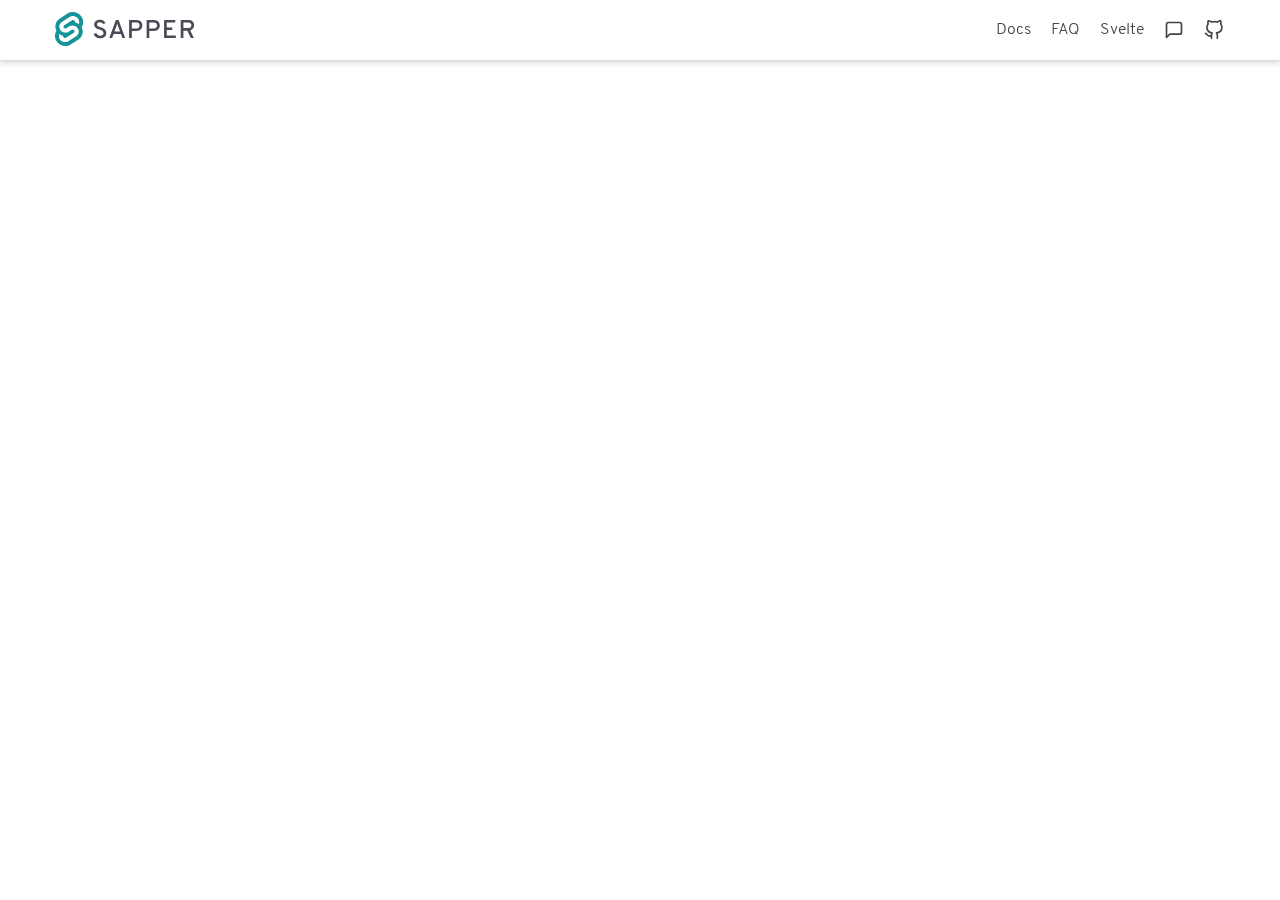
<file: service-worker-index.html>
<!doctype html> <html class="theme-default typo-default" lang=en> <head> <meta charset=utf-8> <meta content="width=device-width,initial-scale=1" name=viewport> <meta content=#159794 name=theme-color> <base href=/ > <link href=global.css rel=stylesheet> <link href=prism.css rel=stylesheet> <link href=manifest.json rel=manifest> <link href=favicon.png rel=icon type=image/png> <meta content=summary_large_image name=twitter:card> <meta content=@sveltejs name=twitter:site> <meta content=@sveltejs name=twitter:creator> <meta content=https://sapper.svelte.dev/images/twitter-card.png name=twitter:image> <meta content=https://svelte.dev/images/twitter-card.png name=og:image> <link href=client/main.3570290817.css rel=stylesheet><link href=client/client.141aceb2.css rel=stylesheet> <style>.hljs,.hljs-subst{color:#333}.hljs-comment{color:#999}.hljs-tag{color:#170}.hljs-keyword{color:#708}.hljs-attr{color:#333}.hljs-number{color:#164}.hljs-deletion,.hljs-quote,.hljs-selector-class,.hljs-selector-id,.hljs-string,.hljs-template-tag,.hljs-type{color:#105e10}.hljs-section,.hljs-title{color:#105e10}.hljs-literal{color:#170}.hljs-meta{color:#555}.hljs-meta-string{color:#555}</style> <link href=/client/main.3570290817.css rel=preload as=style><link href=/client/client.141aceb2.css rel=preload as=style></head> <body> <div id=sapper> <div style=display:none> <svg><symbol class=icon id=arrow-left viewBox="0 0 24 24"><line x1=19 x2=5 y1=12 y2=12></line><polyline points="12 19 5 12 12 5"></polyline></symbol><symbol class=icon id=arrow-right viewBox="0 0 24 24"><line x1=5 x2=19 y1=12 y2=12></line><polyline points="12 5 19 12 12 19"></polyline></symbol><symbol class=icon id=arrow-up viewBox="0 0 24 24"><line x1=12 x2=12 y1=19 y2=5></line><polyline points="5 12 12 5 19 12"></polyline></symbol><symbol class=icon id=arrow-down viewBox="0 0 24 24"><line x1=12 x2=12 y1=5 y2=19></line><polyline points="19 12 12 19 5 12"></polyline></symbol><symbol class=icon id=check viewBox="0 0 24 24"><polyline points="20 6 9 17 4 12"></polyline></symbol><symbol class=icon id=close viewBox="0 0 24 24"><line x1=18 x2=6 y1=6 y2=18></line><line x1=6 x2=18 y1=6 y2=18></line></symbol><symbol class=icon id=download viewBox="0 0 24 24"><path d="M21 15V19A2 2 0 0 1 19 21H5A2 2 0 0 1 3 19V15"></path><polyline points="7 10 12 15 17 10"></polyline><line x1=12 x2=12 y1=15 y2=3></line></symbol><symbol class=icon id=edit viewBox="0 0 24 24"><path d="M20 14.66V20a2 2 0 0 1-2 2H4a2 2 0 0 1-2-2V6a2 2 0 0 1 2-2h5.34"></path><polygon points="18 2 22 6 12 16 8 16 8 12 18 2"></polygon></symbol><symbol class=icon id=github viewBox="0 0 24 24"><path d="M9 19c-5 1.5-5-2.5-7-3m14 6v-3.87a3.37 3.37 0 0 0-.94-2.61c3.14-.35 6.44-1.54 6.44-7A5.44 5.44 0 0 0 20 4.77 5.07 5.07 0 0 0 19.91 1S18.73.65 16 2.48a13.38 13.38 0 0 0-7 0C6.27.65 5.09 1 5.09 1A5.07 5.07 0 0 0 5 4.77a5.44 5.44 0 0 0-1.5 3.78c0 5.42 3.3 6.61 6.44 7A3.37 3.37 0 0 0 9 18.13V22"></path></symbol><symbol class=icon id=git-branch viewBox="0 0 24 24"><line x1=6 x2=6 y1=3 y2=15></line><circle cx=18 cy=6 r=3></circle><circle cx=6 cy=18 r=3></circle><path d="M18 9a9 9 0 0 1-9 9"></path></symbol><symbol class=icon id=log-in viewBox="0 0 24 24"><path d="M15 3H19A2 2 0 0 1 21 5V19A2 2 0 0 1 19 21H15"></path><polyline points="10 17 15 12 10 7"></polyline><line x1=15 x2=3 y1=12 y2=12></line></symbol><symbol class=icon id=maximize viewBox="0 0 24 24"><path d="M8 3H5a2 2 0 0 0-2 2v3m18 0V5a2 2 0 0 0-2-2h-3m0 18h3a2 2 0 0 0 2-2v-3M3 16v3a2 2 0 0 0 2 2h3"></path></symbol><symbol class=icon id=maximize-2 viewBox="0 0 24 24"><polyline points="15 3 21 3 21 9"></polyline><polyline points="9 21 3 21 3 15"></polyline><line x1=21 x2=14 y1=3 y2=10></line><line x1=3 x2=10 y1=21 y2=14></line></symbol><symbol class=icon id=menu viewBox="0 0 24 24"><line x1=3 x2=21 y1=12 y2=12></line><line x1=3 x2=21 y1=6 y2=6></line><line x1=3 x2=21 y1=18 y2=18></line></symbol><symbol class=icon id=message-square viewBox="0 0 24 24"><path d="M21 15a2 2 0 0 1-2 2H7l-4 4V5a2 2 0 0 1 2-2h14a2 2 0 0 1 2 2z"></path></symbol><symbol class=icon id=minus viewBox="0 0 24 24"><line x1=5 x2=19 y1=12 y2=12></line></symbol><symbol class=icon id=plus viewBox="0 0 24 24"><line x1=12 x2=12 y1=5 y2=19></line><line x1=5 x2=19 y1=12 y2=12></line></symbol><symbol class=icon id=save viewBox="0 0 24 24"><path d="M19 21H5a2 2 0 0 1-2-2V5a2 2 0 0 1 2-2h11l5 5v11a2 2 0 0 1-2 2z"></path><polyline points="17 21 17 13 7 13 7 21"></polyline><polyline points="7 3 7 8 15 8"></polyline></symbol><symbol class=icon id=link viewBox="0 0 24 24"><path d="M9,7L6,7A2 2 0 0 0 6,17L9,17"></path><path d="M15,7L18,7A2 2 0 0 1 18,17L15,17"></path><path d=M7,12L17,12></path></symbol><symbol class=icon id=chevron viewBox="0 0 24 24"><path d="M2,7 L12,17 L20,7"></path></symbol></svg></div> <header class="svelte-1txnqye visible"><nav class=svelte-1txnqye><a href=. rel=prefetch class="svelte-1txnqye home" style=background-image:url(sapper-logo-horizontal.svg) title=Homepage>Home</a> <ul class="svelte-1txnqye primary"><li class="svelte-1txnqye hide-if-desktop"><a href=. rel=prefetch class=svelte-1txnqye>Home</a></li> <li><a href=docs rel=prefetch>Docs</a></li> <li><a href=faq rel=prefetch>FAQ</a></li> <li><a href=https://svelte.dev>Svelte</a></li> <li><a href=https://svelte.dev/chat title="Discord Chat"> <svg class="icon svelte-5yec89" height=20 width=20><use xlink:href=#message-square></use></svg></a></li> <li><a href=https://github.com/sveltejs/sapper title="GitHub Repo"> <svg class="icon svelte-5yec89" height=20 width=20><use xlink:href=#github></use></svg></a></ul></nav></header> <main class=svelte-d6kcga></main></div> <script>__SAPPER__={baseUrl:"",preloaded:[void 0]};if('serviceWorker' in navigator)navigator.serviceWorker.register('/service-worker.js');(function(){try{eval("async function x(){}");var main="/client/client.141aceb2.js"}catch(e){main="/client/legacy/client.5ee277ff.js"};var s=document.createElement("script");try{new Function("if(0)import('')")();s.src=main;s.type="module";s.crossOrigin="use-credentials";}catch(e){s.src="/client/shimport@1.0.1.js";s.setAttribute("data-main",main);}document.head.appendChild(s);}());</script>
</file>
